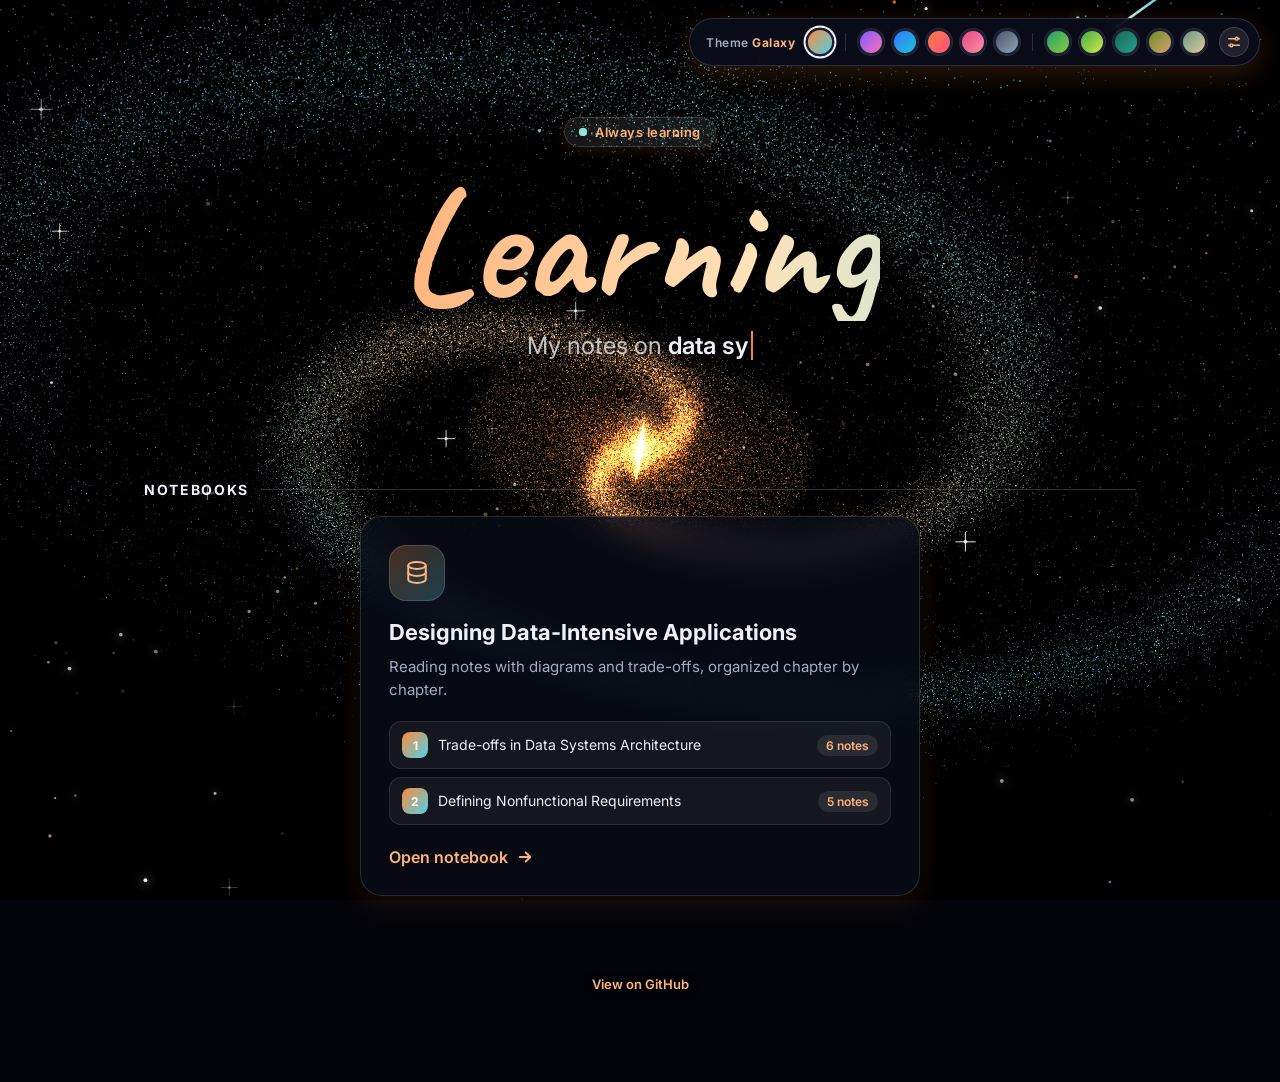
<file: docs/index.html>
<!DOCTYPE html>
<html lang="en" data-theme="galaxy">
<head>
<meta charset="UTF-8">
<meta name="viewport" content="width=device-width, initial-scale=1">
<meta name="color-scheme" content="light dark">
<title>Learning</title>
<link rel="preconnect" href="https://fonts.googleapis.com">
<link rel="preconnect" href="https://fonts.gstatic.com" crossorigin>
<link rel="stylesheet" href="https://fonts.googleapis.com/css2?family=Caveat:wght@700&family=Inter:wght@400;500;600;700&display=swap">
<link rel="stylesheet" href="assets/shared.css?v=10">
<script src="assets/shared.js?v=6"></script>
<style>
  .wrap{max-width:1040px;margin:0 auto;padding:13vh 24px 10vh}
  .hero{text-align:center;display:flex;flex-direction:column;align-items:center}
  .eyebrow{display:inline-flex;align-items:center;gap:8px;font-size:13px;font-weight:600;letter-spacing:.04em;
    color:var(--a1-ink);background:var(--solid);border:1px solid var(--line);padding:6px 14px;border-radius:999px;
    box-shadow:0 4px 14px color-mix(in srgb,var(--a1) 12%,transparent)}
  .dot{width:8px;height:8px;border-radius:50%;background:var(--a4);position:relative}
  .dot::after{content:"";position:absolute;inset:0;border-radius:50%;background:var(--a4);animation:ping 1.8s ease-out infinite}
  @keyframes ping{to{transform:scale(3.2);opacity:0}}

  h1{font-family:Caveat,cursive;font-weight:700;font-size:clamp(72px,15vw,160px);line-height:.95;margin:22px 0 10px;
    background:var(--title-grad);
    background-size:300% 100%;-webkit-background-clip:text;background-clip:text;color:transparent;animation:shine 8s linear infinite;
    filter:var(--title-filter)}
  @keyframes shine{to{background-position:300% 0}}
  .sub{font-size:clamp(18px,2.6vw,24px);color:color-mix(in srgb,var(--ink) 78%,transparent);min-height:1.6em;text-shadow:0 1px 12px var(--glow)}
  .sub b{color:var(--ink);font-weight:600;border-right:2px solid var(--a1);padding-right:3px;animation:blink 1s steps(1) infinite}
  @keyframes blink{50%{border-color:transparent}}
  .scroll-hint{margin-top:34px;display:grid;place-items:center;width:34px;height:34px;border-radius:50%;
    color:var(--a1-ink);background:var(--solid);border:1px solid var(--line);animation:bob 2.4s ease-in-out infinite}
  @keyframes bob{50%{transform:translateY(8px)}}

  .section-title{display:flex;align-items:center;gap:12px;margin:44px 0 18px;font-size:14px;font-weight:700;
    letter-spacing:.12em;text-transform:uppercase;color:var(--ink);text-shadow:0 1px 10px var(--glow)}
  .section-title::after{content:"";flex:1;height:1px;background:var(--rule-soft)}

  .grid{display:grid;grid-template-columns:repeat(auto-fit,minmax(300px,560px));justify-content:center;gap:22px}
  .card{--mx:50%;--my:50%;position:relative;display:block;text-decoration:none;color:inherit;padding:28px;border-radius:22px;
    background:var(--card);backdrop-filter:blur(calc(12px - var(--t) * 8px));border:1px solid var(--line);
    box-shadow:0 10px 30px color-mix(in srgb,var(--a1) 9%,transparent);overflow:hidden;
    transition:transform .25s cubic-bezier(.2,.8,.2,1),box-shadow .25s,border-color .25s}
  .card::before{content:"";position:absolute;inset:0;pointer-events:none;opacity:0;transition:opacity .25s;
    background:radial-gradient(380px circle at var(--mx) var(--my),color-mix(in srgb,var(--a1) 16%,transparent),transparent 60%)}
  .card:hover{box-shadow:0 22px 50px color-mix(in srgb,var(--a1) 22%,transparent);border-color:color-mix(in srgb,var(--a1) 38%,white)}
  .card:hover::before{opacity:1}
  .card:focus-visible{outline:3px solid var(--a1);outline-offset:3px}

  .icon{width:56px;height:56px;border-radius:17px;display:grid;place-items:center;margin-bottom:18px;color:var(--a1-ink);
    background:var(--icon-bg);box-shadow:inset 0 0 0 1px var(--line);transition:transform .4s}
  .icon svg{width:28px;height:28px}
  .card:hover .icon{transform:rotate(-8deg) scale(1.12)}
  .card h2{font-size:22px;line-height:1.25;margin-bottom:8px}
  .card p{color:var(--muted);font-size:15px;line-height:1.55}

  .chapters{list-style:none;padding:0;margin:20px 0 0;display:grid;gap:8px}
  .chapters li{display:flex;align-items:center;gap:10px;font-size:14px;padding:10px 12px;border-radius:12px;
    background:var(--tint);border:1px solid var(--tint2);transition:transform .2s,background .2s}
  .card:hover .chapters li{background:var(--tint2)}
  .chapters li:hover{transform:translateX(6px)}
  .chapters .num{flex:none;width:26px;height:26px;border-radius:8px;display:grid;place-items:center;font-weight:700;font-size:12px;color:#fff;
    background:linear-gradient(135deg,var(--a1),var(--a2))}
  .chapters .t{flex:1;line-height:1.3}
  .chapters .c{flex:none;font-size:12px;font-weight:600;color:var(--a1-ink);background:var(--solid);border-radius:999px;padding:3px 9px}

  .cta{display:inline-flex;align-items:center;gap:8px;margin-top:22px;font-weight:600;color:var(--a1-ink)}
  .cta svg{transition:transform .25s}
  .card:hover .cta svg{transform:translateX(7px)}


  footer{margin-top:80px;text-align:center;color:var(--ink);font-size:13px;text-shadow:0 1px 10px var(--glow)}
  footer a{color:var(--a1-ink);text-decoration:none;font-weight:600}
  footer a:hover{text-decoration:underline}
</style>
</head>
<body>
<main class="wrap">
  <div class="hero">
    <span class="eyebrow reveal"><span class="dot"></span>Always learning</span>
    <h1 class="reveal">Learning</h1>
    <p class="sub reveal">My notes on <b id="word">data systems</b></p>
    <a class="scroll-hint reveal" href="#notebooks" aria-label="Jump to notebooks">
      <svg width="16" height="16" viewBox="0 0 24 24" fill="none" stroke="currentColor" stroke-width="2.4" stroke-linecap="round" stroke-linejoin="round" aria-hidden="true"><path d="M6 9l6 6 6-6"/></svg>
    </a>
  </div>

  <div class="section-title reveal" id="notebooks">Notebooks</div>

  <div class="grid">
    <a class="card reveal" href="ddia/" aria-label="Open Designing Data-Intensive Applications notes">
      <div class="icon">
        <svg viewBox="0 0 24 24" fill="none" stroke="currentColor" stroke-width="1.7" stroke-linecap="round" stroke-linejoin="round" aria-hidden="true">
          <ellipse cx="12" cy="5.5" rx="7.5" ry="3"/>
          <path d="M4.5 5.5v6c0 1.66 3.36 3 7.5 3s7.5-1.34 7.5-3v-6"/>
          <path d="M4.5 11.5v6c0 1.66 3.36 3 7.5 3s7.5-1.34 7.5-3v-6"/>
        </svg>
      </div>
      <h2>Designing Data-Intensive Applications</h2>
      <p>Reading notes with diagrams and trade-offs, organized chapter by chapter.</p>
      <ul class="chapters">
        <li><span class="num">1</span><span class="t">Trade-offs in Data Systems Architecture</span><span class="c">6 notes</span></li>
        <li><span class="num">2</span><span class="t">Defining Nonfunctional Requirements</span><span class="c">5 notes</span></li>
      </ul>
      <span class="cta">Open notebook
        <svg width="18" height="18" viewBox="0 0 24 24" fill="none" stroke="currentColor" stroke-width="2.4" stroke-linecap="round" stroke-linejoin="round" aria-hidden="true"><path d="M5 12h14M13 6l6 6-6 6"/></svg>
      </span>
    </a>
  </div>

  <footer class="reveal">
    <a href="https://github.com/uprazapati/learning">View on GitHub</a>
  </footer>
</main>

<script>
  // Fade/slide elements in one after another
  var items = document.querySelectorAll('.reveal');
  var io = new IntersectionObserver(function (entries) {
    entries.forEach(function (e) {
      if (e.isIntersecting) { e.target.classList.add('in'); io.unobserve(e.target); }
    });
  }, { threshold: 0.15 });
  items.forEach(function (el, i) { el.style.transitionDelay = (i * 90) + 'ms'; io.observe(el); });

  // Spotlight + gentle 3D tilt that follows the mouse on cards
  document.querySelectorAll('.card').forEach(function (card) {
    card.addEventListener('mousemove', function (e) {
      var r = card.getBoundingClientRect();
      var x = e.clientX - r.left, y = e.clientY - r.top;
      card.style.setProperty('--mx', x + 'px');
      card.style.setProperty('--my', y + 'px');
      var rx = ((y / r.height) - .5) * -6, ry = ((x / r.width) - .5) * 6;
      card.style.transform = 'perspective(900px) rotateX(' + rx + 'deg) rotateY(' + ry + 'deg) translateY(-6px)';
    });
    card.addEventListener('mouseleave', function () { card.style.transform = ''; });
  });

  // Rotating typed word in the subtitle
  var words = ['data systems', 'scalability', 'fault tolerance', 'trade-offs', 'distributed design'];
  var el = document.getElementById('word'), wi = 0, ci = words[0].length, del = true;
  if (!window.matchMedia('(prefers-reduced-motion: reduce)').matches) {
    setTimeout(function tick() {
      if (del) { ci--; if (ci === 0) { del = false; wi = (wi + 1) % words.length; } }
      else { ci++; if (ci === words[wi].length) { del = true; el.textContent = words[wi]; return setTimeout(tick, 1600); } }
      el.textContent = words[wi].slice(0, ci) || ' ';
      setTimeout(tick, del ? 35 : 70);
    }, 2200);
  }
</script>
</body>
</html>
</file>
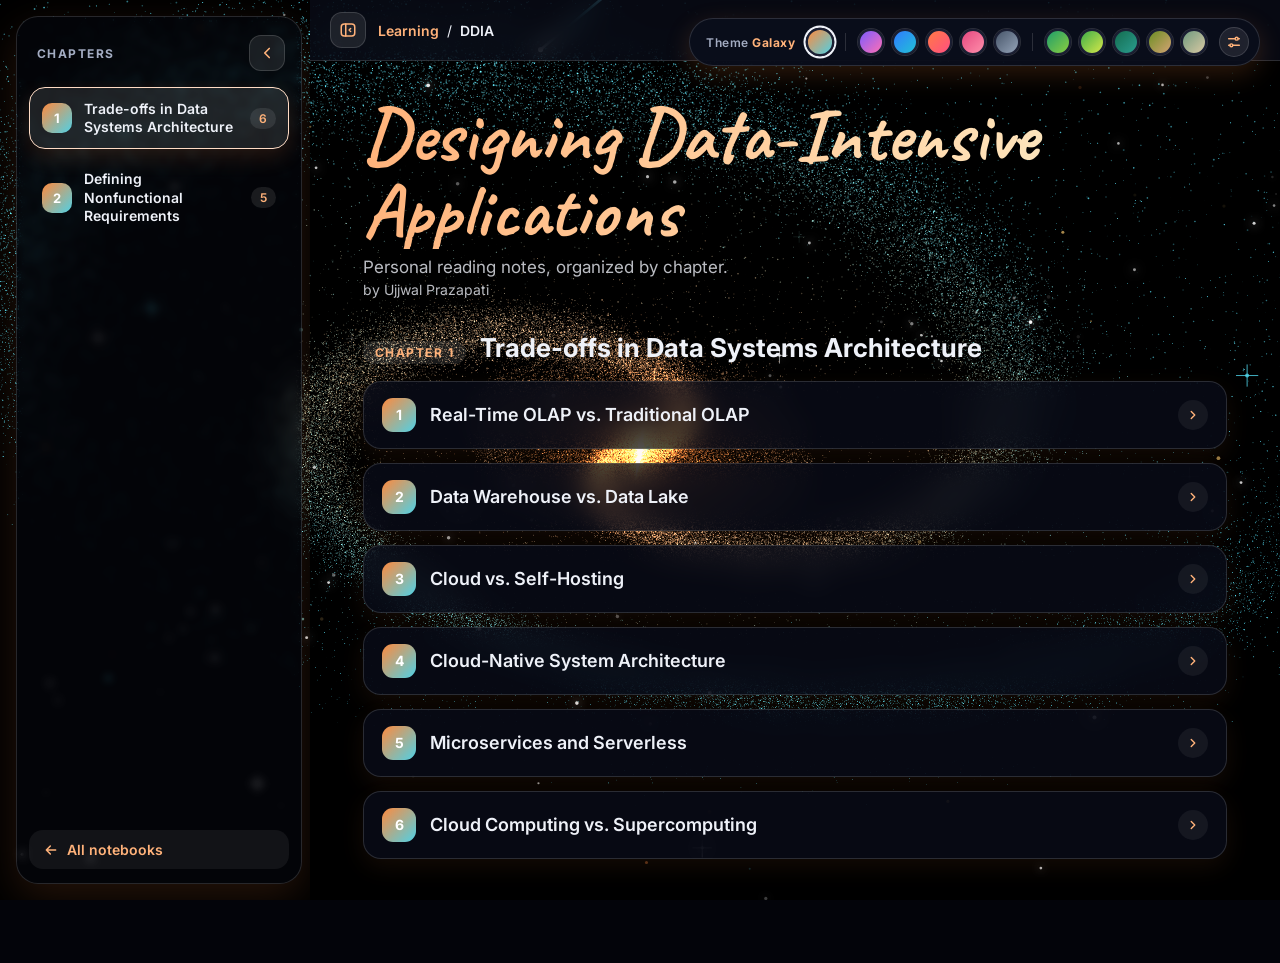
<file: docs/ddia/index.html>
<!DOCTYPE html>
<html lang="en" data-theme="galaxy">
<head>
<meta charset="UTF-8">
<meta name="viewport" content="width=device-width, initial-scale=1">
<meta name="color-scheme" content="light dark">
<title>Designing Data-Intensive Applications</title>
<link rel="preconnect" href="https://fonts.googleapis.com">
<link rel="preconnect" href="https://fonts.gstatic.com" crossorigin>
<link rel="stylesheet" href="https://fonts.googleapis.com/css2?family=Caveat:wght@700&family=IBM+Plex+Mono:wght@400;500;600&family=Inter:wght@400;500;600;700&family=Kalam:wght@300;400;700&family=Source+Serif+4:wght@400;500;600&family=Space+Grotesk:wght@400;500;600;700&display=swap">
<link rel="stylesheet" href="../assets/shared.css?v=10">
<script src="../assets/shared.js?v=6"></script>
<style>
  /* ---------- layout: collapsible sidebar + content ---------- */
  .app{--sbw:310px;display:grid;grid-template-columns:var(--sbw) minmax(0,1fr);min-height:100vh;
    transition:grid-template-columns .4s cubic-bezier(.2,.8,.2,1)}
  .app.collapsed{--sbw:0px}
  .sidebar{position:sticky;top:0;height:100vh;align-self:start;overflow:hidden;min-width:0;z-index:30}
  .sb-inner{width:310px;height:100%;padding:16px 8px 16px 16px;transition:opacity .25s}
  .app.collapsed .sb-inner{opacity:0}
  .sb-card{height:100%;display:flex;flex-direction:column;border-radius:22px;background:color-mix(in srgb,var(--surf) calc(var(--k-side) * (1 - var(--t) * .8)),transparent);backdrop-filter:blur(calc(var(--side-blur) - var(--t) * 3px));
    border:1px solid var(--line);box-shadow:0 14px 40px color-mix(in srgb,var(--a1) 14%,transparent);overflow:hidden}
  .sb-head{display:flex;align-items:center;justify-content:space-between;padding:18px 16px 10px 20px}
  .sb-title{font-size:12px;font-weight:700;letter-spacing:.12em;text-transform:uppercase;color:var(--muted)}
  .icon-btn{display:grid;place-items:center;width:36px;height:36px;border-radius:12px;border:1px solid var(--line);background:var(--solid);
    color:var(--a1-ink);cursor:pointer;transition:transform .2s,box-shadow .2s,background .2s}
  .icon-btn:hover{background:var(--tint);box-shadow:0 6px 16px color-mix(in srgb,var(--a1) 20%,transparent)}
  .icon-btn:active{transform:scale(.92)}
  .icon-btn:focus-visible{outline:3px solid var(--a1);outline-offset:2px}
  .icon-btn svg{width:18px;height:18px;transition:transform .35s}
  .app.collapsed #sbToggle svg{transform:scaleX(-1)}

  .chapter-nav{display:flex;flex-direction:column;gap:8px;padding:6px 12px;overflow-y:auto;flex:1}
  .chapter-link{display:flex;align-items:center;gap:12px;width:100%;text-align:left;font:inherit;padding:12px;border-radius:16px;cursor:pointer;
    border:1px solid transparent;background:transparent;color:var(--ink);transition:background .2s,transform .2s,border-color .2s,box-shadow .2s}
  .chapter-link:hover{background:var(--tint);transform:translateX(4px)}
  .chapter-link:focus-visible{outline:3px solid var(--a1);outline-offset:2px}
  .chapter-link.active{background:var(--tint2);border-color:color-mix(in srgb,var(--a1) 30%,white);
    box-shadow:0 8px 22px color-mix(in srgb,var(--a1) 14%,transparent)}
  .chapter-link .num{flex:none;width:30px;height:30px;border-radius:10px;display:grid;place-items:center;font-weight:700;font-size:13px;color:#fff;
    background:linear-gradient(135deg,var(--a1),var(--a2))}
  .chapter-link .name{flex:1;font-size:14px;font-weight:600;line-height:1.3}
  .chapter-link .count{flex:none;font-size:12px;font-weight:600;color:var(--a1-ink);background:var(--solid);border-radius:999px;padding:3px 9px}
  .home-link{display:flex;align-items:center;gap:8px;margin:8px 12px 14px;padding:11px 14px;border-radius:14px;text-decoration:none;
    font-size:14px;font-weight:600;color:var(--a1-ink);background:var(--tint);transition:background .2s,transform .2s}
  .home-link:hover{background:var(--tint2);transform:translateX(-3px)}
  .home-link svg{width:16px;height:16px}

  .content{min-width:0}
  .topbar{position:sticky;top:0;z-index:10;display:flex;align-items:center;gap:12px;padding:12px 20px;
    background:var(--topbar);backdrop-filter:blur(12px);border-bottom:1px solid var(--line)}
  .crumbs{display:flex;align-items:center;gap:8px;font-size:14px;color:var(--ink)}
  .crumbs a{color:var(--a1-ink);font-weight:600;text-decoration:none}
  .crumbs a:hover{text-decoration:underline}
  .crumbs b{color:var(--ink);font-weight:600}

  .page{max-width:920px;margin:0 auto;padding:36px 28px 90px}
  .head h1{font-family:Caveat,cursive;font-weight:700;font-size:clamp(44px,6.4vw,76px);line-height:1;margin:0 0 8px;
    background:var(--title-grad);background-size:300% 100%;
    -webkit-background-clip:text;background-clip:text;color:transparent;animation:shine 8s linear infinite;
    filter:var(--title-filter)}
  @keyframes shine{to{background-position:300% 0}}
  .head p{color:color-mix(in srgb,var(--ink) 78%,transparent);font-size:17px;text-shadow:0 1px 12px var(--glow)}
  .head .by{margin-top:4px;font-size:14px}

  /* ---------- chapters and notes ---------- */
  .chapter-panel{display:none}
  .chapter-panel.active{display:block;animation:rise .5s cubic-bezier(.2,.8,.2,1)}
  @keyframes rise{from{opacity:0;transform:translateY(16px)}}
  .chapter-head{display:flex;align-items:baseline;flex-wrap:wrap;gap:6px 14px;margin:34px 0 16px}
  .kicker{font-size:12px;font-weight:700;letter-spacing:.12em;text-transform:uppercase;color:var(--a1-ink);
    background:var(--tint2);border-radius:999px;padding:4px 12px}
  .chapter-head h2{font-size:clamp(20px,3vw,26px);line-height:1.25}
  .note{margin-bottom:14px}
  .note-toggle{display:flex;align-items:center;gap:14px;width:100%;text-align:left;font:inherit;padding:16px 18px;cursor:pointer;
    border-radius:18px;border:1px solid var(--line);background:var(--card);backdrop-filter:blur(calc(12px - var(--t) * 8px));color:var(--ink);
    box-shadow:0 8px 24px color-mix(in srgb,var(--a1) 8%,transparent);
    transition:transform .25s cubic-bezier(.2,.8,.2,1),box-shadow .25s,border-color .25s}
  .note-toggle:hover{transform:translateY(-3px);border-color:color-mix(in srgb,var(--a1) 38%,white);
    box-shadow:0 18px 40px color-mix(in srgb,var(--a1) 18%,transparent)}
  .note-toggle:focus-visible{outline:3px solid var(--a1);outline-offset:3px}
  .note.expanded .note-toggle{border-color:color-mix(in srgb,var(--a1) 45%,white)}
  .note-num{flex:none;width:34px;height:34px;border-radius:11px;display:grid;place-items:center;font-weight:700;font-size:14px;color:#fff;
    background:linear-gradient(135deg,var(--a1),var(--a2));transition:transform .35s}
  .note-toggle:hover .note-num{transform:rotate(-8deg) scale(1.08)}
  .note-label{flex:1;font-size:18px;font-weight:600;line-height:1.3}
  .chev{flex:none;display:grid;place-items:center;width:30px;height:30px;border-radius:50%;background:var(--tint);color:var(--a1-ink);transition:transform .35s,background .2s}
  .chev svg{width:14px;height:14px}
  .note.expanded .chev{transform:rotate(90deg);background:var(--tint2)}

  .note{scroll-margin-top:76px}
  .note.expanded .note-toggle{position:sticky;top:68px;z-index:6}
  .note-wrap{display:none;height:0;overflow:hidden;transition:height .45s cubic-bezier(.2,.8,.2,1)}
  .note-close{display:flex;align-items:center;justify-content:center;gap:8px;margin:14px auto 4px;padding:9px 18px;border-radius:999px;cursor:pointer;
    font:inherit;font-size:14px;font-weight:600;color:var(--a1-ink);background:var(--solid);border:1px solid var(--line);
    transition:transform .2s,box-shadow .2s,background .2s}
  .note-close:hover{background:var(--tint2);transform:translateY(-2px);box-shadow:0 8px 20px color-mix(in srgb,var(--a1) 20%,transparent)}
  .note-close:focus-visible{outline:3px solid var(--a1);outline-offset:3px}
  .note-close svg{width:14px;height:14px}
  .note-host{margin:12px 2px 6px;border-radius:18px;overflow:hidden;border:1px solid var(--line);
    box-shadow:0 18px 44px color-mix(in srgb,var(--a1) 14%,transparent);backdrop-filter:blur(calc(var(--t) * 14px))}
  /* light themes: light paper (the note files read these variables) */
  .note-host:not(.dark){
    --note-paper:color-mix(in srgb,color-mix(in srgb,var(--a1) 4%,#fffdf8) calc(100% - var(--t) * 40%),transparent);
    --note-rule:color-mix(in srgb,var(--a1) 13%,#fff);
    --note-heading:color-mix(in srgb,var(--a1) 72%,black);
    --paper:var(--note-paper);--card:#fff;--ink:#1d1b2e;--ink-soft:#6b6880;
    --rule:color-mix(in srgb,var(--a1) 20%,#fff);--grid:color-mix(in srgb,var(--a1) 10%,#fff);--code-bg:color-mix(in srgb,var(--a1) 7%,#fff)}
  /* dark themes: dark glass paper; each note file supplies its own :host(.dark) palette */
  .note-host.dark{
    --note-paper:color-mix(in srgb,#0b0e1c calc(90% - var(--t) * 74%),transparent);
    --note-rule:#ffffff0f;--note-heading:var(--a1-ink);
    backdrop-filter:blur(calc(10px - var(--t) * 7px))}
  .state{color:var(--muted);padding:26px;text-align:center;font-size:14px}

  /* ---------- small screens: sidebar becomes a drawer ---------- */
  .backdrop{display:none}
  @media (max-width:860px){
    .app{grid-template-columns:minmax(0,1fr)}
    .sidebar{position:fixed;left:0;top:0;width:min(310px,88vw);transform:translateX(0);transition:transform .35s cubic-bezier(.2,.8,.2,1)}
    .sb-inner{width:100%}
    .app.collapsed .sidebar{transform:translateX(-105%)}
    .app.collapsed .sb-inner{opacity:1}
    .backdrop{display:block;position:fixed;inset:0;z-index:25;background:#1d1b2e44;backdrop-filter:blur(2px);opacity:0;pointer-events:none;transition:opacity .3s}
    .app:not(.collapsed) ~ .backdrop{opacity:1;pointer-events:auto}
    .page{padding:26px 16px 80px}
  }
  @media (max-width:520px){.content{padding-top:92px}}
</style>
</head>
<body>
<div class="app collapsed" id="app">
  <aside class="sidebar" id="sidebar" aria-label="Chapters">
    <div class="sb-inner">
      <div class="sb-card">
        <div class="sb-head">
          <span class="sb-title">Chapters</span>
          <button type="button" class="icon-btn" id="sbClose" aria-label="Collapse sidebar" title="Collapse sidebar">
            <svg viewBox="0 0 24 24" fill="none" stroke="currentColor" stroke-width="2.2" stroke-linecap="round" stroke-linejoin="round" aria-hidden="true"><path d="M15 6l-6 6 6 6"/></svg>
          </button>
        </div>
        <nav class="chapter-nav" id="chapterNav" aria-label="Chapter list"></nav>
        <a class="home-link" href="../">
          <svg viewBox="0 0 24 24" fill="none" stroke="currentColor" stroke-width="2.2" stroke-linecap="round" stroke-linejoin="round" aria-hidden="true"><path d="M19 12H5M11 6l-6 6 6 6"/></svg>
          All notebooks
        </a>
      </div>
    </div>
  </aside>

  <div class="content">
    <div class="topbar">
      <button type="button" class="icon-btn" id="sbToggle" aria-controls="sidebar" aria-expanded="false" aria-label="Toggle chapters sidebar" title="Toggle sidebar ( [ )">
        <svg viewBox="0 0 24 24" fill="none" stroke="currentColor" stroke-width="2" stroke-linecap="round" stroke-linejoin="round" aria-hidden="true"><rect x="3" y="4" width="18" height="16" rx="4"/><path d="M9 4v16"/><path d="M15.5 10l-2 2 2 2"/></svg>
      </button>
      <div class="crumbs"><a href="../">Learning</a><span aria-hidden="true">/</span><b>DDIA</b></div>
    </div>
    <div class="page">
      <header class="head">
        <h1 id="bookTitle">Designing Data-Intensive Applications</h1>
        <p id="bookSub"></p>
        <p class="by" id="bookBy"></p>
      </header>
      <main id="panels"><div class="state">Loading notes...</div></main>
    </div>
  </div>
  <div class="backdrop" id="backdrop"></div>
</div>

<script>
  var $ = function (id) { return document.getElementById(id); };
  var app = $('app'), sidebar = $('sidebar'), toggleBtn = $('sbToggle');
  var mobile = window.matchMedia('(max-width: 860px)');

  // ---- Sidebar open / close ----
  function setCollapsed(c, persist) {
    app.classList.toggle('collapsed', c);
    toggleBtn.setAttribute('aria-expanded', String(!c));
    sidebar.inert = c;
    if (persist && !mobile.matches) { try { localStorage.setItem('ddia-sidebar', c ? 'closed' : 'open'); } catch (e) {} }
  }
  function initSidebar() {
    var saved = null; try { saved = localStorage.getItem('ddia-sidebar'); } catch (e) {}
    setCollapsed(mobile.matches ? true : saved === 'closed', false);
  }
  toggleBtn.addEventListener('click', function () { setCollapsed(!app.classList.contains('collapsed'), true); });
  $('sbClose').addEventListener('click', function () { setCollapsed(true, true); toggleBtn.focus(); });
  $('backdrop').addEventListener('click', function () { setCollapsed(true, false); });
  document.addEventListener('keydown', function (e) {
    var tag = (e.target.tagName || '').toLowerCase();
    if (tag === 'input' || tag === 'textarea') return;
    if (e.key === '[') setCollapsed(!app.classList.contains('collapsed'), true);
    if (e.key === 'Escape' && mobile.matches) setCollapsed(true, false);
  });
  (mobile.addEventListener ? mobile.addEventListener('change', initSidebar) : mobile.addListener(initSidebar));
  initSidebar();

  // ---- Build the page from notes.json ----
  var CHEV = '<svg viewBox="0 0 24 24" fill="none" stroke="currentColor" stroke-width="2.4" stroke-linecap="round" stroke-linejoin="round" aria-hidden="true"><path d="M9 6l6 6-6 6"/></svg>';
  var UP = '<svg viewBox="0 0 24 24" fill="none" stroke="currentColor" stroke-width="2.4" stroke-linecap="round" stroke-linejoin="round" aria-hidden="true"><path d="M6 15l6-6 6 6"/></svg>';
  function esc(s) { return String(s).replace(/[&<>"]/g, function (c) { return { '&': '&amp;', '<': '&lt;', '>': '&gt;', '"': '&quot;' }[c]; }); }

  function loadNote(host, file) {
    if (host._p) return host._p;
    host.innerHTML = '<div class="state">Loading...</div>';
    host._p = fetch(file).then(function (r) { if (!r.ok) throw 0; return r.text(); }).then(function (html) {
      host.innerHTML = '';
      var root = host.attachShadow ? host.attachShadow({ mode: 'open' }) : host;
      root.innerHTML = html;
      host.dataset.ready = '1';
    }).catch(function () { host._p = null; host.innerHTML = '<div class="state">Could not load this note. Please try again.</div>'; });
    return host._p;
  }

  function showChapter(ci) {
    document.querySelectorAll('.chapter-link').forEach(function (l) { l.classList.toggle('active', l.dataset.chapter === String(ci)); });
    document.querySelectorAll('.chapter-panel').forEach(function (p) { p.classList.toggle('active', p.dataset.chapter === String(ci)); });
  }
  // Opening and closing use explicit heights, so a closed note is always fully hidden.
  function setExpanded(section, on) {
    var wrap = section.querySelector('.note-wrap'), host = section.querySelector('.note-host'), btn = section.querySelector('.note-toggle');
    section._open = on;
    clearTimeout(wrap._t);
    section.classList.toggle('expanded', on);
    btn.setAttribute('aria-expanded', String(on));
    if (on) {
      wrap.style.display = 'block';
      if (!host.dataset.ready) wrap.style.height = 'auto';      // show "Loading..." at its natural size
      loadNote(host, section.dataset.file).then(function () {
        if (!section._open) return;                                // closed again while loading
        wrap.style.height = wrap.offsetHeight + 'px';
        void wrap.offsetHeight;
        wrap.style.height = wrap.scrollHeight + 'px';
        wrap._t = setTimeout(function () { wrap.style.height = 'auto'; }, 520);
      });
    } else {
      wrap.style.height = wrap.offsetHeight + 'px';
      void wrap.offsetHeight;
      wrap.style.height = '0px';
      wrap._t = setTimeout(function () { wrap.style.display = 'none'; }, 520);
    }
  }

  // dark themes get the notes' dark-glass palette
  function syncNoteTheme() {
    var th = document.documentElement.dataset.theme, dark = th === 'galaxy';
    document.querySelectorAll('.note-host').forEach(function (h) { h.classList.toggle('dark', dark); });
  }
  new MutationObserver(syncNoteTheme).observe(document.documentElement, { attributes: true, attributeFilter: ['data-theme'] });

  fetch('notes.json').then(function (r) { return r.json(); }).then(function (data) {
    $('bookTitle').textContent = data.title;
    $('bookSub').textContent = data.subtitle || '';
    $('bookBy').textContent = data.byline || '';
    document.title = data.title;

    var nav = '', panels = '', gi = 0;
    data.chapters.forEach(function (ch, ci) {
      var m = ch.title.match(/^Chapter\s+(\d+)\.?\s*(.*)$/i);
      var numLabel = m ? m[1] : String(ci + 1), name = m ? m[2] : ch.title;
      nav += '<button type="button" class="chapter-link' + (ci === 0 ? ' active' : '') + '" data-chapter="' + ci + '">' +
             '<span class="num">' + esc(numLabel) + '</span><span class="name">' + esc(name) + '</span>' +
             '<span class="count">' + ch.notes.length + '</span></button>';
      panels += '<section class="chapter-panel' + (ci === 0 ? ' active' : '') + '" data-chapter="' + ci + '">' +
                '<div class="chapter-head"><span class="kicker">Chapter ' + esc(numLabel) + '</span><h2>' + esc(name) + '</h2></div>';
      ch.notes.forEach(function (n, ni) {
        panels += '<section class="note" id="n' + gi + '" data-file="' + esc(n.file) + '" data-chapter="' + ci + '">' +
          '<button type="button" class="note-toggle" aria-expanded="false" aria-controls="wrap' + gi + '">' +
          '<span class="note-num">' + (ni + 1) + '</span><span class="note-label">' + esc(n.title) + '</span>' +
          '<span class="chev">' + CHEV + '</span></button>' +
          '<div class="note-wrap" id="wrap' + gi + '"><div class="note-inner"><div class="note-host"></div>' +
          '<button type="button" class="note-close">' + UP + 'Collapse note</button></div></div></section>';
        gi++;
      });
      panels += '</section>';
    });
    $('chapterNav').innerHTML = nav;
    $('panels').innerHTML = panels;

    syncNoteTheme();
    document.querySelectorAll('.chapter-link').forEach(function (l) {
      l.addEventListener('click', function () {
        showChapter(l.dataset.chapter);
        window.scrollTo({ top: 0, behavior: 'smooth' });
        if (mobile.matches) setCollapsed(true, false);
      });
    });
    document.querySelectorAll('.note').forEach(function (section) {
      section.querySelector('.note-toggle').addEventListener('click', function () {
        var on = !section.classList.contains('expanded');
        setExpanded(section, on);
        if (on && history.replaceState) history.replaceState(null, '', '#' + section.id);
      });
    });

    document.querySelectorAll('.note-close').forEach(function (b) {
      b.addEventListener('click', function () {
        var section = b.closest('.note');
        setExpanded(section, false);
        section.scrollIntoView({ behavior: 'smooth', block: 'start' });
      });
    });

    // open a note from the URL, e.g. ddia/#n3
    var target = location.hash && document.getElementById(location.hash.slice(1));
    if (target && target.classList.contains('note')) {
      showChapter(target.dataset.chapter);
      setExpanded(target, true);
      setTimeout(function () { target.scrollIntoView({ behavior: 'smooth', block: 'start' }); }, 350);
    }
  }).catch(function () {
    $('panels').innerHTML = '<div class="state">Could not load the notes list. Please refresh.</div>';
  });
</script>
</body>
</html>
</file>
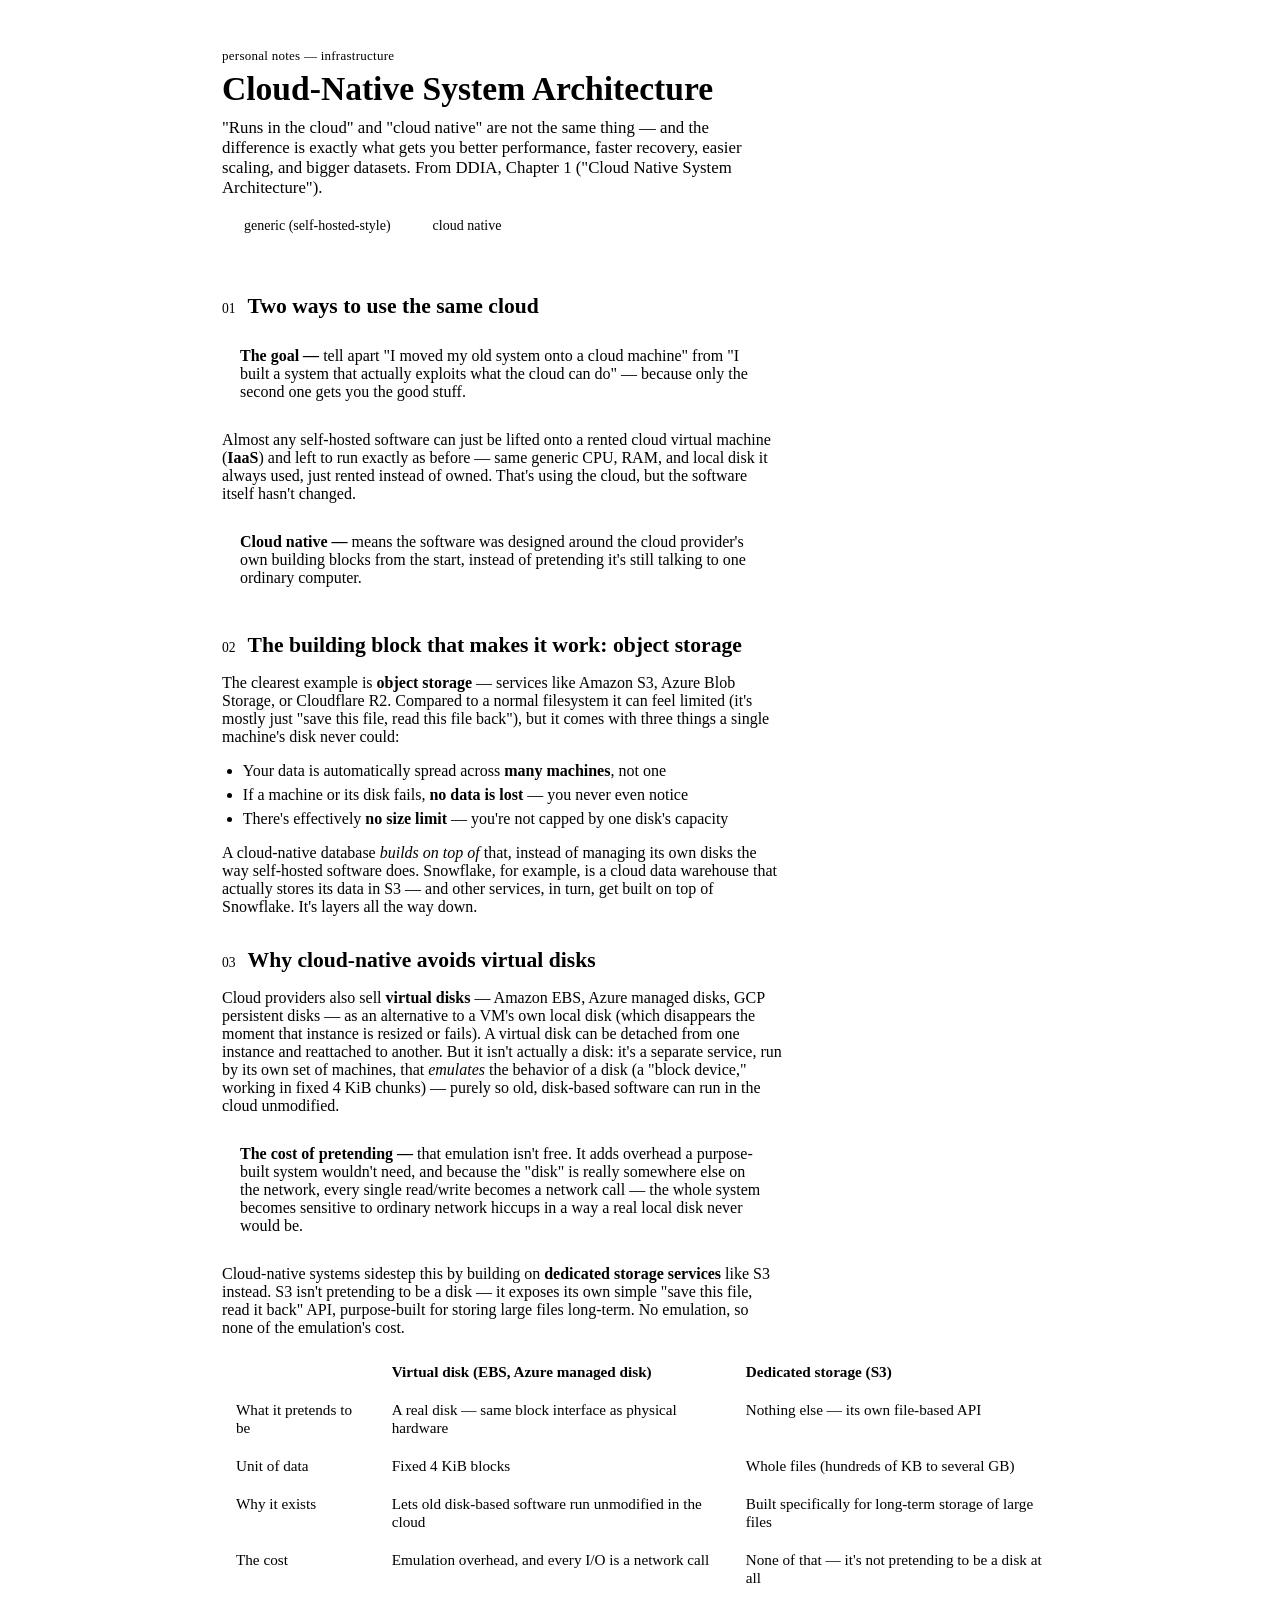
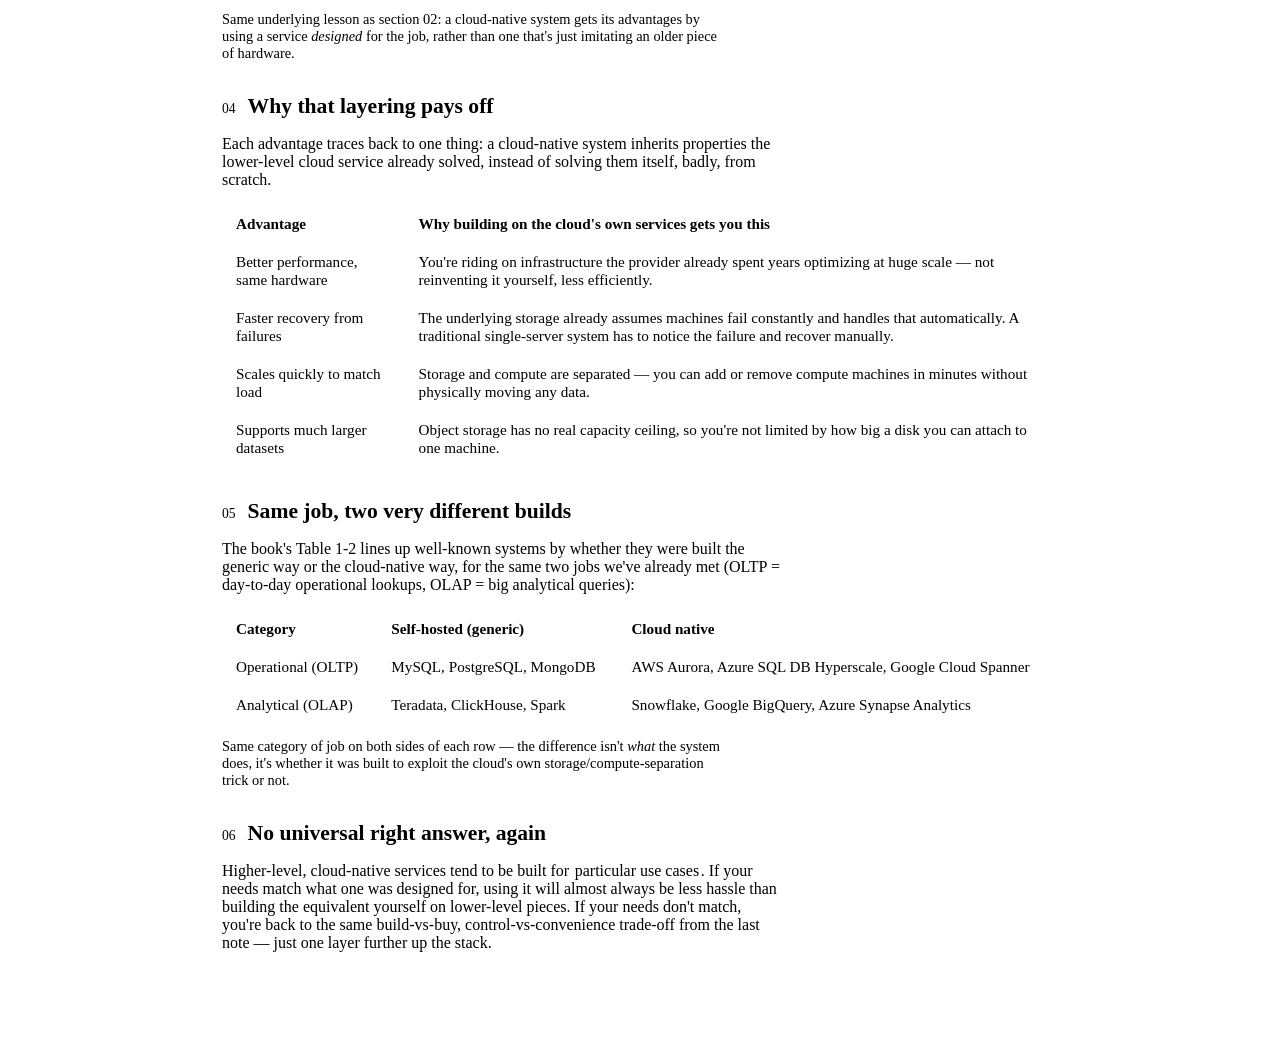
<file: docs/ddia/notes/ch01/cloud-native-architecture-notes.html>
<!DOCTYPE html>
<html lang="en">
<head>
<meta charset="UTF-8">
<meta name="viewport" content="width=device-width, initial-scale=1.0">
<title>Cloud-Native System Architecture — Notes</title>
<style>
:host{ font-family:"Kalam","Comic Sans MS",cursive,sans-serif !important; font-size:23px !important; background-color:var(--note-paper,#FFFDF7) !important; background-image:linear-gradient(var(--note-rule,#E3EDF6) 1px, transparent 1px) !important; background-size:100% 1.8rem !important; }
:host h1, :host h2, :host h3, :host h4, :host h5, :host h6{ font-family:"Caveat","Comic Sans MS",cursive !important; font-weight:700 !important; letter-spacing:0.01em !important; }
:host > div{ max-width:none !important; }
:host h1, :host h2{ color:var(--note-heading, inherit) !important; }

  :host{
    --paper:#EDEFE9;
    --card:#F8F9F5;
    --ink:#1B2420;
    --ink-soft:#54615A;
    --rule:#C9CFC5;
    --generic:#2F4858;
    --generic-soft:#DCE3E6;
    --native:#3E7A5B;
    --native-soft:#DCEFE1;
    --gold:#B9862E;
    --gold-soft:#F1E4C4;
  }

  *{box-sizing:border-box;}

  :host{
    margin:0;
    background:var(--paper);
    color:var(--ink);
    font-size:17px;
    line-height:1.65;
    -webkit-font-smoothing:antialiased;
  }

  .wrap{max-width:900px;margin:0 auto;padding:40px 32px 64px;}

  .kicker{font-size:13px;letter-spacing:.02em;color:var(--ink-soft);margin:0 0 6px;}
  h1{font-size:2.1rem;margin:0 0 10px;}
  .lead{color:var(--ink-soft);font-size:1.05rem;max-width:66ch;margin:0 0 20px;}

  .legend{display:flex;gap:20px;flex-wrap:wrap;margin-bottom:24px;}
  .swatch{display:inline-flex;align-items:center;gap:8px;font-size:14px;}
  .swatch i{width:14px;height:14px;border-radius:3px;display:inline-block;}
  .swatch.generic i{background:var(--generic);}
  .swatch.native i{background:var(--native);}

  hr{border:none;border-top:1px solid var(--rule);margin:28px 0;}

  section{margin:32px 0;}
  h2{display:flex;gap:12px;align-items:baseline;font-size:1.35rem;margin:0 0 10px;}
  h2 .num{color:var(--ink-soft);font-size:.85rem;font-weight:normal;}

  p{max-width:70ch;}
  ul{max-width:68ch;padding-left:1.3rem;}
  li{margin:6px 0;}

  .def{
    background:var(--card);border:1px solid var(--rule);border-left:4px solid var(--generic);
    border-radius:8px;padding:14px 18px;margin:14px 0;max-width:70ch;
  }
  .def.native{border-left-color:var(--native);}
  .def.aside{border-left-color:var(--gold);}
  .def b{color:var(--generic);}
  .def.native b{color:var(--native);}
  .def.aside b{color:var(--gold);}

  table{width:100%;border-collapse:collapse;margin:14px 0;font-size:.95rem;background:var(--card);border-radius:8px;overflow:hidden;}
  th,td{text-align:left;padding:10px 14px;border-bottom:1px solid var(--rule);vertical-align:top;}
  thead th{background:var(--generic-soft);color:var(--generic);}
  tbody tr:last-child td{border-bottom:none;}

  .highlight{background:linear-gradient(transparent 55%, var(--gold-soft) 55%);padding:0 .1em;}

  .diagram{margin:18px 0;background:var(--card);border:1px solid var(--rule);border-radius:8px;padding:18px;}
  .diagram svg{width:100%;height:auto;max-width:760px;display:block;margin:0 auto;}
  .diagram-text{font-size:13px;}
  .caption{color:var(--ink-soft);font-size:.9rem;margin-top:10px;max-width:70ch;}

  @media (max-width:640px){
    .wrap{padding:28px 18px 48px;}
  }
:host(.dark){ --generic:#86959e; --generic-soft:rgba(47,72,88,.22); --native:#8fb2a0; --native-soft:rgba(62,122,91,.22); --gold:#d6b986; --gold-soft:rgba(185,134,46,.22); --paper:#0d1224; --card:#ffffff10; --ink:#eaeef8; --ink-soft:#a9b2c7; --rule:#ffffff29 }
</style>
</head>
<body>
<div class="wrap">

  <p class="kicker">personal notes — infrastructure</p>
  <h1>Cloud-Native System Architecture</h1>
  <p class="lead">
    "Runs in the cloud" and "cloud native" are not the same thing — and the
    difference is exactly what gets you better performance, faster
    recovery, easier scaling, and bigger datasets. From DDIA, Chapter 1
    ("Cloud Native System Architecture").
  </p>

  <div class="legend">
    <span class="swatch generic"><i></i> generic (self-hosted-style)</span>
    <span class="swatch native"><i></i> cloud native</span>
  </div>

  <hr>

  <section>
    <h2><span class="num">01</span> Two ways to use the same cloud</h2>
    <div class="def aside">
      <b>The goal —</b> tell apart "I moved my old system onto a cloud
      machine" from "I built a system that actually exploits what the
      cloud can do" — because only the second one gets you the good stuff.
    </div>
    <p>
      Almost any self-hosted software can just be lifted onto a rented
      cloud virtual machine (<b>IaaS</b>) and left to run exactly as before
      — same generic CPU, RAM, and local disk it always used, just rented
      instead of owned. That's using the cloud, but the software itself
      hasn't changed.
    </p>
    <div class="def native">
      <b>Cloud native —</b> means the software was designed around the
      cloud provider's own building blocks from the start, instead of
      pretending it's still talking to one ordinary computer.
    </div>
  </section>

  <section>
    <h2><span class="num">02</span> The building block that makes it work: object storage</h2>
    <p>
      The clearest example is <b>object storage</b> — services like Amazon
      S3, Azure Blob Storage, or Cloudflare R2. Compared to a normal
      filesystem it can feel limited (it's mostly just "save this file,
      read this file back"), but it comes with three things a single
      machine's disk never could:
    </p>
    <ul>
      <li>Your data is automatically spread across <b>many machines</b>, not one</li>
      <li>If a machine or its disk fails, <b>no data is lost</b> — you never even notice</li>
      <li>There's effectively <b>no size limit</b> — you're not capped by one disk's capacity</li>
    </ul>
    <p>
      A cloud-native database <em>builds on top of</em> that, instead of
      managing its own disks the way self-hosted software does. Snowflake,
      for example, is a cloud data warehouse that actually stores its data
      in S3 — and other services, in turn, get built on top of Snowflake.
      It's layers all the way down.
    </p>
  </section>

  <section>
    <h2><span class="num">03</span> Why cloud-native avoids virtual disks</h2>
    <p>
      Cloud providers also sell <b>virtual disks</b> — Amazon EBS, Azure
      managed disks, GCP persistent disks — as an alternative to a VM's own
      local disk (which disappears the moment that instance is resized or
      fails). A virtual disk can be detached from one instance and
      reattached to another. But it isn't actually a disk: it's a separate
      service, run by its own set of machines, that <em>emulates</em> the
      behavior of a disk (a "block device," working in fixed 4&nbsp;KiB
      chunks) — purely so old, disk-based software can run in the cloud
      unmodified.
    </p>
    <div class="def">
      <b>The cost of pretending —</b> that emulation isn't free. It adds
      overhead a purpose-built system wouldn't need, and because the
      "disk" is really somewhere else on the network, every single
      read/write becomes a network call — the whole system becomes
      sensitive to ordinary network hiccups in a way a real local disk
      never would be.
    </div>
    <p>
      Cloud-native systems sidestep this by building on <b>dedicated
      storage services</b> like S3 instead. S3 isn't pretending to be a
      disk — it exposes its own simple "save this file, read it back" API,
      purpose-built for storing large files long-term. No emulation, so
      none of the emulation's cost.
    </p>
    <table>
      <thead><tr><th>&nbsp;</th><th>Virtual disk (EBS, Azure managed disk)</th><th>Dedicated storage (S3)</th></tr></thead>
      <tbody>
        <tr>
          <td>What it pretends to be</td>
          <td>A real disk — same block interface as physical hardware</td>
          <td>Nothing else — its own file-based API</td>
        </tr>
        <tr>
          <td>Unit of data</td>
          <td>Fixed 4 KiB blocks</td>
          <td>Whole files (hundreds of KB to several GB)</td>
        </tr>
        <tr>
          <td>Why it exists</td>
          <td>Lets old disk-based software run unmodified in the cloud</td>
          <td>Built specifically for long-term storage of large files</td>
        </tr>
        <tr>
          <td>The cost</td>
          <td>Emulation overhead, and every I/O is a network call</td>
          <td>None of that — it's not pretending to be a disk at all</td>
        </tr>
      </tbody>
    </table>
    <p class="caption">
      Same underlying lesson as section 02: a cloud-native system gets its
      advantages by using a service <em>designed</em> for the job, rather
      than one that's just imitating an older piece of hardware.
    </p>
  </section>

  <section>
    <h2><span class="num">04</span> Why that layering pays off</h2>
    <p>
      Each advantage traces back to one thing: a cloud-native system
      inherits properties the lower-level cloud service already solved,
      instead of solving them itself, badly, from scratch.
    </p>
    <table>
      <thead><tr><th>Advantage</th><th>Why building on the cloud's own services gets you this</th></tr></thead>
      <tbody>
        <tr>
          <td>Better performance, same hardware</td>
          <td>You're riding on infrastructure the provider already spent years optimizing at huge scale — not reinventing it yourself, less efficiently.</td>
        </tr>
        <tr>
          <td>Faster recovery from failures</td>
          <td>The underlying storage already assumes machines fail constantly and handles that automatically. A traditional single-server system has to notice the failure and recover manually.</td>
        </tr>
        <tr>
          <td>Scales quickly to match load</td>
          <td>Storage and compute are separated — you can add or remove compute machines in minutes without physically moving any data.</td>
        </tr>
        <tr>
          <td>Supports much larger datasets</td>
          <td>Object storage has no real capacity ceiling, so you're not limited by how big a disk you can attach to one machine.</td>
        </tr>
      </tbody>
    </table>
  </section>

  <section>
    <h2><span class="num">05</span> Same job, two very different builds</h2>
    <p>
      The book's Table 1-2 lines up well-known systems by whether they were
      built the generic way or the cloud-native way, for the same two jobs
      we've already met (OLTP = day-to-day operational lookups, OLAP =
      big analytical queries):
    </p>
    <table>
      <thead><tr><th>Category</th><th>Self-hosted (generic)</th><th>Cloud native</th></tr></thead>
      <tbody>
        <tr>
          <td>Operational (OLTP)</td>
          <td>MySQL, PostgreSQL, MongoDB</td>
          <td>AWS Aurora, Azure SQL DB Hyperscale, Google Cloud Spanner</td>
        </tr>
        <tr>
          <td>Analytical (OLAP)</td>
          <td>Teradata, ClickHouse, Spark</td>
          <td>Snowflake, Google BigQuery, Azure Synapse Analytics</td>
        </tr>
      </tbody>
    </table>
    <p class="caption">
      Same category of job on both sides of each row — the difference
      isn't <em>what</em> the system does, it's whether it was built to
      exploit the cloud's own storage/compute-separation trick or not.
    </p>
  </section>

  <section>
    <h2><span class="num">06</span> No universal right answer, again</h2>
    <p>
      Higher-level, cloud-native services tend to be built for
      <span class="highlight">particular use cases</span>. If your needs
      match what one was designed for, using it will almost always be less
      hassle than building the equivalent yourself on lower-level pieces.
      If your needs don't match, you're back to the same build-vs-buy,
      control-vs-convenience trade-off from the last note — just one layer
      further up the stack.
    </p>
  </section>

</div>
</body>
</html>
</file>
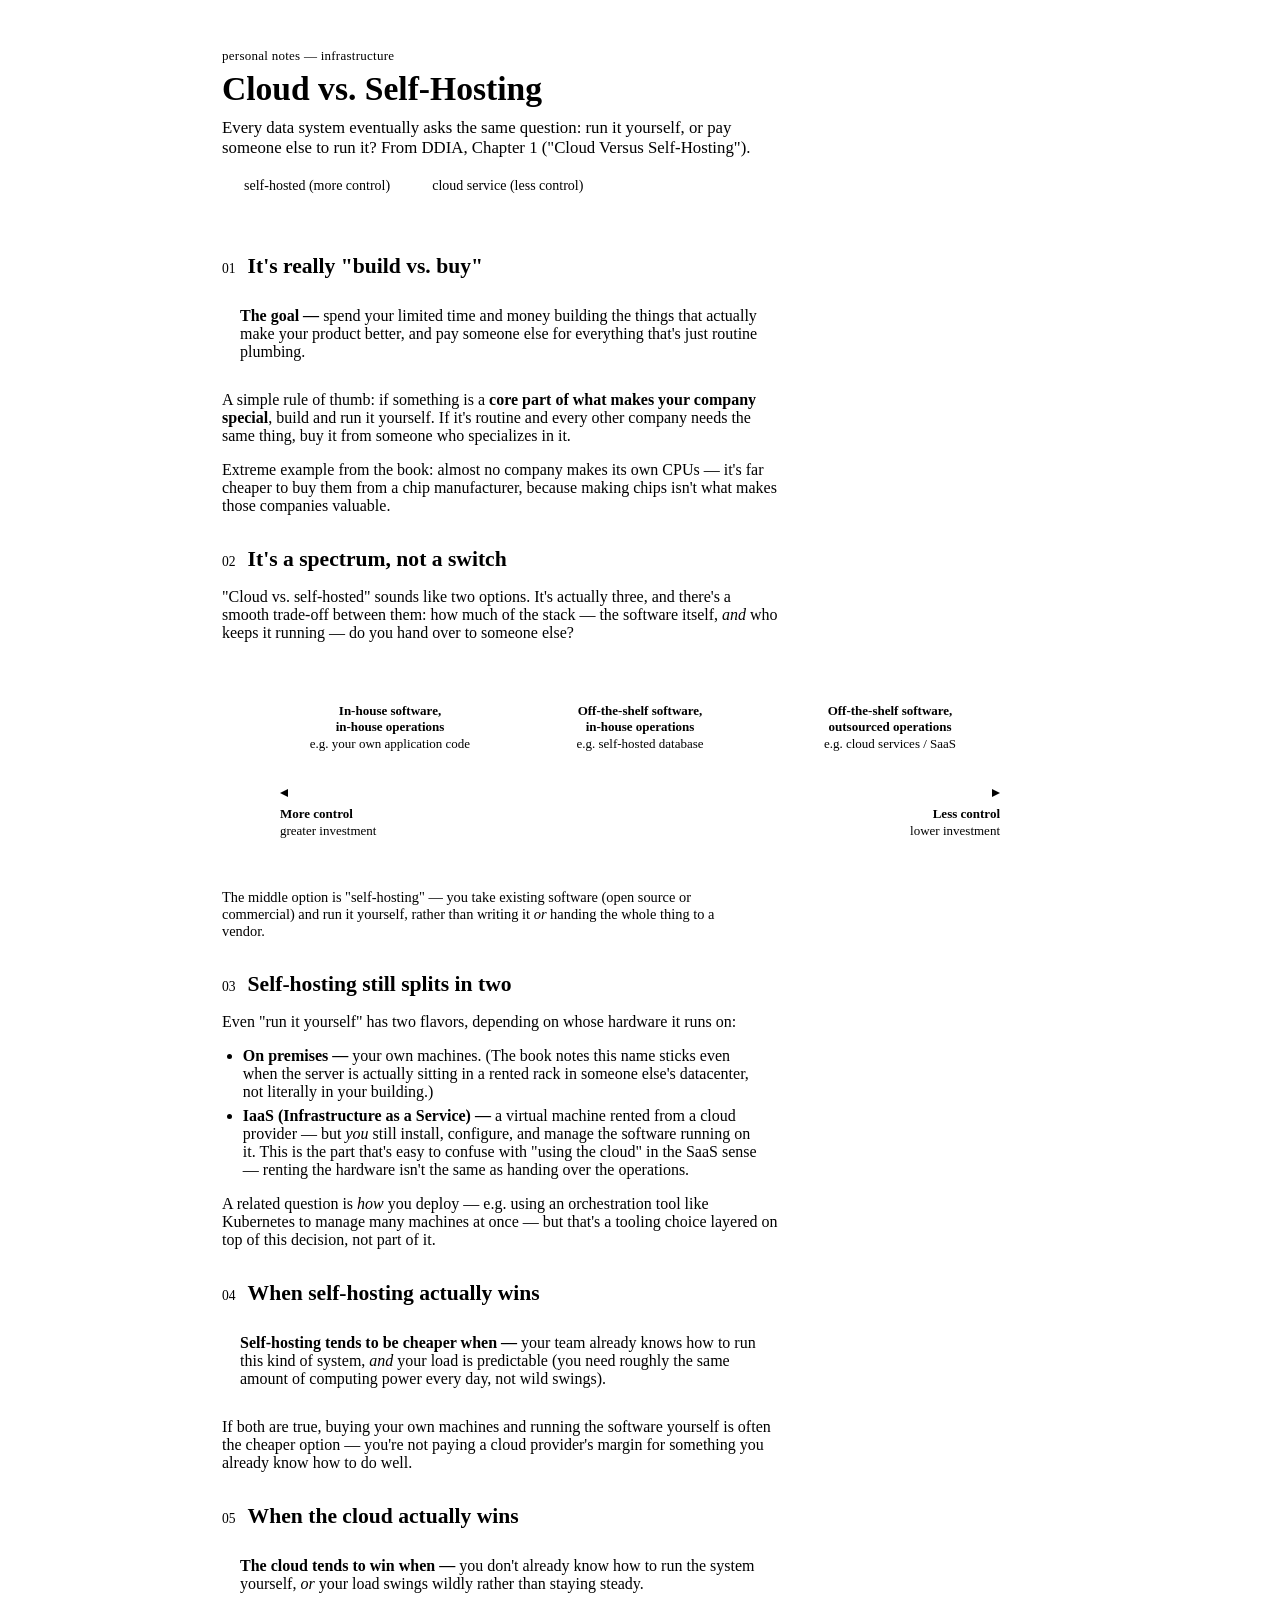
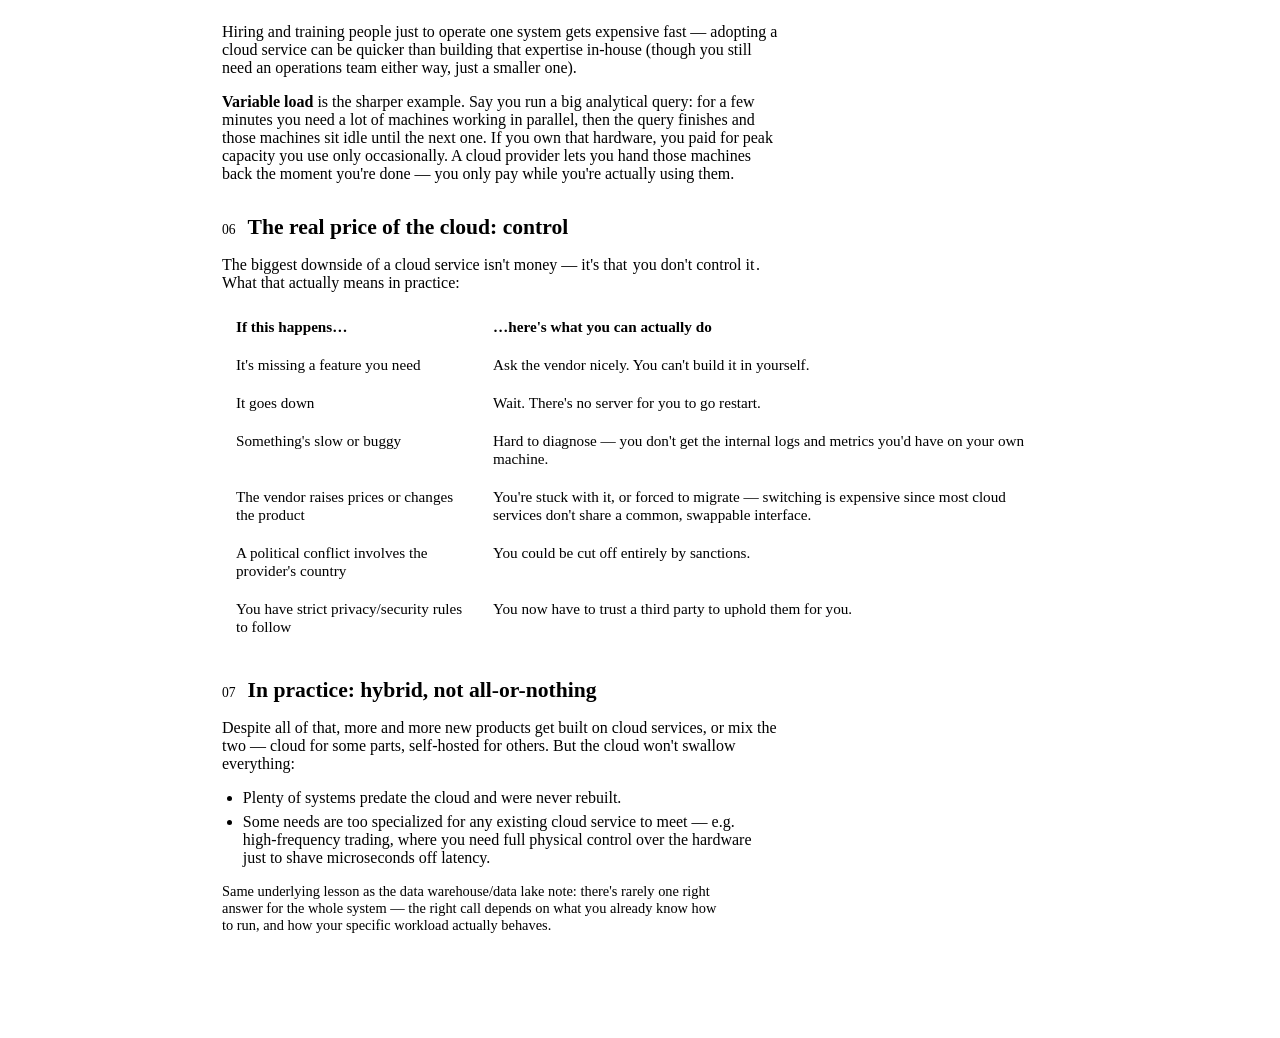
<file: docs/ddia/notes/ch01/cloud-vs-self-hosting-notes.html>
<!DOCTYPE html>
<html lang="en">
<head>
<meta charset="UTF-8">
<meta name="viewport" content="width=device-width, initial-scale=1.0">
<title>Cloud vs. Self-Hosting — Notes</title>
<style>
:host{ font-family:"Kalam","Comic Sans MS",cursive,sans-serif !important; font-size:23px !important; background-color:var(--note-paper,#FFFDF7) !important; background-image:linear-gradient(var(--note-rule,#E3EDF6) 1px, transparent 1px) !important; background-size:100% 1.8rem !important; }
:host h1, :host h2, :host h3, :host h4, :host h5, :host h6{ font-family:"Caveat","Comic Sans MS",cursive !important; font-weight:700 !important; letter-spacing:0.01em !important; }
:host > div{ max-width:none !important; }
:host h1, :host h2{ color:var(--note-heading, inherit) !important; }

  :host{
    --paper:#EDEFE9;
    --card:#F8F9F5;
    --ink:#1B2420;
    --ink-soft:#54615A;
    --rule:#C9CFC5;
    --onprem:#2F4858;
    --onprem-soft:#DCE3E6;
    --cloud:#B5502A;
    --cloud-soft:#F1DFD1;
    --gold:#B9862E;
    --gold-soft:#F1E4C4;
  }

  *{box-sizing:border-box;}

  :host{
    margin:0;
    background:var(--paper);
    color:var(--ink);
    font-size:17px;
    line-height:1.65;
    -webkit-font-smoothing:antialiased;
  }

  .wrap{max-width:900px;margin:0 auto;padding:40px 32px 64px;}

  .kicker{font-size:13px;letter-spacing:.02em;color:var(--ink-soft);margin:0 0 6px;}
  h1{font-size:2.1rem;margin:0 0 10px;}
  .lead{color:var(--ink-soft);font-size:1.05rem;max-width:66ch;margin:0 0 20px;}

  .legend{display:flex;gap:20px;flex-wrap:wrap;margin-bottom:24px;}
  .swatch{display:inline-flex;align-items:center;gap:8px;font-size:14px;}
  .swatch i{width:14px;height:14px;border-radius:3px;display:inline-block;}
  .swatch.onprem i{background:var(--onprem);}
  .swatch.cloud i{background:var(--cloud);}

  hr{border:none;border-top:1px solid var(--rule);margin:28px 0;}

  section{margin:32px 0;}
  h2{display:flex;gap:12px;align-items:baseline;font-size:1.35rem;margin:0 0 10px;}
  h2 .num{color:var(--ink-soft);font-size:.85rem;font-weight:normal;}

  p{max-width:70ch;}
  ul{max-width:68ch;padding-left:1.3rem;}
  li{margin:6px 0;}

  .def{
    background:var(--card);border:1px solid var(--rule);border-left:4px solid var(--onprem);
    border-radius:8px;padding:14px 18px;margin:14px 0;max-width:70ch;
  }
  .def.cloud{border-left-color:var(--cloud);}
  .def.aside{border-left-color:var(--gold);}
  .def b{color:var(--onprem);}
  .def.cloud b{color:var(--cloud);}
  .def.aside b{color:var(--gold);}

  table{width:100%;border-collapse:collapse;margin:14px 0;font-size:.95rem;background:var(--card);border-radius:8px;overflow:hidden;}
  th,td{text-align:left;padding:10px 14px;border-bottom:1px solid var(--rule);vertical-align:top;}
  thead th{background:var(--onprem-soft);color:var(--onprem);}
  tbody tr:last-child td{border-bottom:none;}

  .highlight{background:linear-gradient(transparent 55%, var(--gold-soft) 55%);padding:0 .1em;}

  .diagram{margin:18px 0;background:var(--card);border:1px solid var(--rule);border-radius:8px;padding:18px;}
  .diagram svg{width:100%;height:auto;max-width:760px;display:block;margin:0 auto;}
  .diagram-text{font-size:13px;}
  .caption{color:var(--ink-soft);font-size:.9rem;margin-top:10px;max-width:70ch;}

  @media (max-width:640px){
    .wrap{padding:28px 18px 48px;}
  }
:host(.dark){ --onprem:#86959e; --onprem-soft:rgba(47,72,88,.22); --cloud:#d49a83; --cloud-soft:rgba(181,80,42,.22); --gold:#d6b986; --gold-soft:rgba(185,134,46,.22); --paper:#0d1224; --card:#ffffff10; --ink:#eaeef8; --ink-soft:#a9b2c7; --rule:#ffffff29 }
</style>
</head>
<body>
<div class="wrap">

  <p class="kicker">personal notes — infrastructure</p>
  <h1>Cloud vs. Self-Hosting</h1>
  <p class="lead">
    Every data system eventually asks the same question: run it yourself,
    or pay someone else to run it? From DDIA, Chapter 1
    ("Cloud Versus Self-Hosting").
  </p>

  <div class="legend">
    <span class="swatch onprem"><i></i> self-hosted (more control)</span>
    <span class="swatch cloud"><i></i> cloud service (less control)</span>
  </div>

  <hr>

  <section>
    <h2><span class="num">01</span> It's really "build vs. buy"</h2>
    <div class="def aside">
      <b>The goal —</b> spend your limited time and money building the
      things that actually make your product better, and pay someone else
      for everything that's just routine plumbing.
    </div>
    <p>
      A simple rule of thumb: if something is a <b>core part of what makes
      your company special</b>, build and run it yourself. If it's routine
      and every other company needs the same thing, buy it from someone who
      specializes in it.
    </p>
    <p>
      Extreme example from the book: almost no company makes its own CPUs —
      it's far cheaper to buy them from a chip manufacturer, because making
      chips isn't what makes those companies valuable.
    </p>
  </section>

  <section>
    <h2><span class="num">02</span> It's a spectrum, not a switch</h2>
    <p>
      "Cloud vs. self-hosted" sounds like two options. It's actually three,
      and there's a smooth trade-off between them: how much of the stack —
      the software itself, <em>and</em> who keeps it running — do you hand
      over to someone else?
    </p>
    <div class="diagram">
      <svg viewBox="0 0 760 175" xmlns="http://www.w3.org/2000/svg">
        <defs>
          <marker id="cvs-a1" markerWidth="8" markerHeight="8" refX="6" refY="3" orient="auto">
            <path d="M0,0 L6,3 L0,6 Z" fill="var(--ink-soft)"/>
          </marker>
          <marker id="cvs-a2" markerWidth="8" markerHeight="8" refX="2" refY="3" orient="auto">
            <path d="M8,0 L2,3 L8,6 Z" fill="var(--ink-soft)"/>
          </marker>
        </defs>

        <rect x="20" y="15" width="220" height="70" rx="6" fill="none" stroke="var(--onprem)" stroke-width="1.6"/>
        <text x="130" y="37" text-anchor="middle" class="diagram-text" fill="var(--onprem)" font-weight="bold" font-size="13">In-house software,</text>
        <text x="130" y="53" text-anchor="middle" class="diagram-text" fill="var(--onprem)" font-weight="bold" font-size="13">in-house operations</text>
        <text x="130" y="70" text-anchor="middle" class="diagram-text" fill="var(--ink-soft)" font-size="11">e.g. your own application code</text>

        <rect x="270" y="15" width="220" height="70" rx="6" fill="none" stroke="var(--ink)" stroke-width="1.3"/>
        <text x="380" y="37" text-anchor="middle" class="diagram-text" fill="var(--ink)" font-weight="bold" font-size="13">Off-the-shelf software,</text>
        <text x="380" y="53" text-anchor="middle" class="diagram-text" fill="var(--ink)" font-weight="bold" font-size="13">in-house operations</text>
        <text x="380" y="70" text-anchor="middle" class="diagram-text" fill="var(--ink-soft)" font-size="11">e.g. self-hosted database</text>

        <rect x="520" y="15" width="220" height="70" rx="6" fill="none" stroke="var(--cloud)" stroke-width="1.6"/>
        <text x="630" y="37" text-anchor="middle" class="diagram-text" fill="var(--cloud)" font-weight="bold" font-size="13">Off-the-shelf software,</text>
        <text x="630" y="53" text-anchor="middle" class="diagram-text" fill="var(--cloud)" font-weight="bold" font-size="13">outsourced operations</text>
        <text x="630" y="70" text-anchor="middle" class="diagram-text" fill="var(--ink-soft)" font-size="11">e.g. cloud services / SaaS</text>

        <line x1="20" y1="115" x2="740" y2="115" stroke="var(--ink)" stroke-width="1.4" marker-end="url(#cvs-a1)" marker-start="url(#cvs-a2)"/>

        <text x="20" y="140" class="diagram-text" fill="var(--onprem)" font-weight="bold" font-size="13">More control</text>
        <text x="20" y="157" class="diagram-text" fill="var(--ink-soft)" font-size="12">greater investment</text>

        <text x="740" y="140" text-anchor="end" class="diagram-text" fill="var(--cloud)" font-weight="bold" font-size="13">Less control</text>
        <text x="740" y="157" text-anchor="end" class="diagram-text" fill="var(--ink-soft)" font-size="12">lower investment</text>
      </svg>
    </div>
    <p class="caption">
      The middle option is "self-hosting" — you take existing software
      (open source or commercial) and run it yourself, rather than writing
      it <em>or</em> handing the whole thing to a vendor.
    </p>
  </section>

  <section>
    <h2><span class="num">03</span> Self-hosting still splits in two</h2>
    <p>Even "run it yourself" has two flavors, depending on whose hardware it runs on:</p>
    <ul>
      <li>
        <b>On premises —</b> your own machines. (The book notes this name
        sticks even when the server is actually sitting in a rented rack
        in someone else's datacenter, not literally in your building.)
      </li>
      <li>
        <b>IaaS (Infrastructure as a Service) —</b> a virtual machine
        rented from a cloud provider — but <em>you</em> still install,
        configure, and manage the software running on it. This is the
        part that's easy to confuse with "using the cloud" in the SaaS
        sense — renting the hardware isn't the same as handing over the
        operations.
      </li>
    </ul>
    <p>
      A related question is <em>how</em> you deploy — e.g. using an
      orchestration tool like Kubernetes to manage many machines at once —
      but that's a tooling choice layered on top of this decision, not part
      of it.
    </p>
  </section>

  <section>
    <h2><span class="num">04</span> When self-hosting actually wins</h2>
    <div class="def">
      <b>Self-hosting tends to be cheaper when —</b> your team already
      knows how to run this kind of system, <em>and</em> your load is
      predictable (you need roughly the same amount of computing power
      every day, not wild swings).
    </div>
    <p>
      If both are true, buying your own machines and running the software
      yourself is often the cheaper option — you're not paying a cloud
      provider's margin for something you already know how to do well.
    </p>
  </section>

  <section>
    <h2><span class="num">05</span> When the cloud actually wins</h2>
    <div class="def cloud">
      <b>The cloud tends to win when —</b> you don't already know how to
      run the system yourself, <em>or</em> your load swings wildly rather
      than staying steady.
    </div>
    <p>
      Hiring and training people just to operate one system gets
      expensive fast — adopting a cloud service can be quicker than
      building that expertise in-house (though you still need an
      operations team either way, just a smaller one).
    </p>
    <p>
      <b>Variable load</b> is the sharper example. Say you run a big
      analytical query: for a few minutes you need a lot of machines
      working in parallel, then the query finishes and those machines sit
      idle until the next one. If you own that hardware, you paid for
      peak capacity you use only occasionally. A cloud provider lets you
      hand those machines back the moment you're done — you only pay
      while you're actually using them.
    </p>
  </section>

  <section>
    <h2><span class="num">06</span> The real price of the cloud: control</h2>
    <p>
      The biggest downside of a cloud service isn't money — it's that
      <span class="highlight">you don't control it</span>. What that
      actually means in practice:
    </p>
    <table>
      <thead><tr><th>If this happens…</th><th>…here's what you can actually do</th></tr></thead>
      <tbody>
        <tr><td>It's missing a feature you need</td><td>Ask the vendor nicely. You can't build it in yourself.</td></tr>
        <tr><td>It goes down</td><td>Wait. There's no server for you to go restart.</td></tr>
        <tr><td>Something's slow or buggy</td><td>Hard to diagnose — you don't get the internal logs and metrics you'd have on your own machine.</td></tr>
        <tr><td>The vendor raises prices or changes the product</td><td>You're stuck with it, or forced to migrate — switching is expensive since most cloud services don't share a common, swappable interface.</td></tr>
        <tr><td>A political conflict involves the provider's country</td><td>You could be cut off entirely by sanctions.</td></tr>
        <tr><td>You have strict privacy/security rules to follow</td><td>You now have to trust a third party to uphold them for you.</td></tr>
      </tbody>
    </table>
  </section>

  <section>
    <h2><span class="num">07</span> In practice: hybrid, not all-or-nothing</h2>
    <p>
      Despite all of that, more and more new products get built on cloud
      services, or mix the two — cloud for some parts, self-hosted for
      others. But the cloud won't swallow everything:
    </p>
    <ul>
      <li>Plenty of systems predate the cloud and were never rebuilt.</li>
      <li>
        Some needs are too specialized for any existing cloud service to
        meet — e.g. high-frequency trading, where you need full physical
        control over the hardware just to shave microseconds off latency.
      </li>
    </ul>
    <p class="caption">
      Same underlying lesson as the data warehouse/data lake note: there's
      rarely one right answer for the whole system — the right call
      depends on what you already know how to run, and how your specific
      workload actually behaves.
    </p>
  </section>

</div>
</body>
</html>
</file>
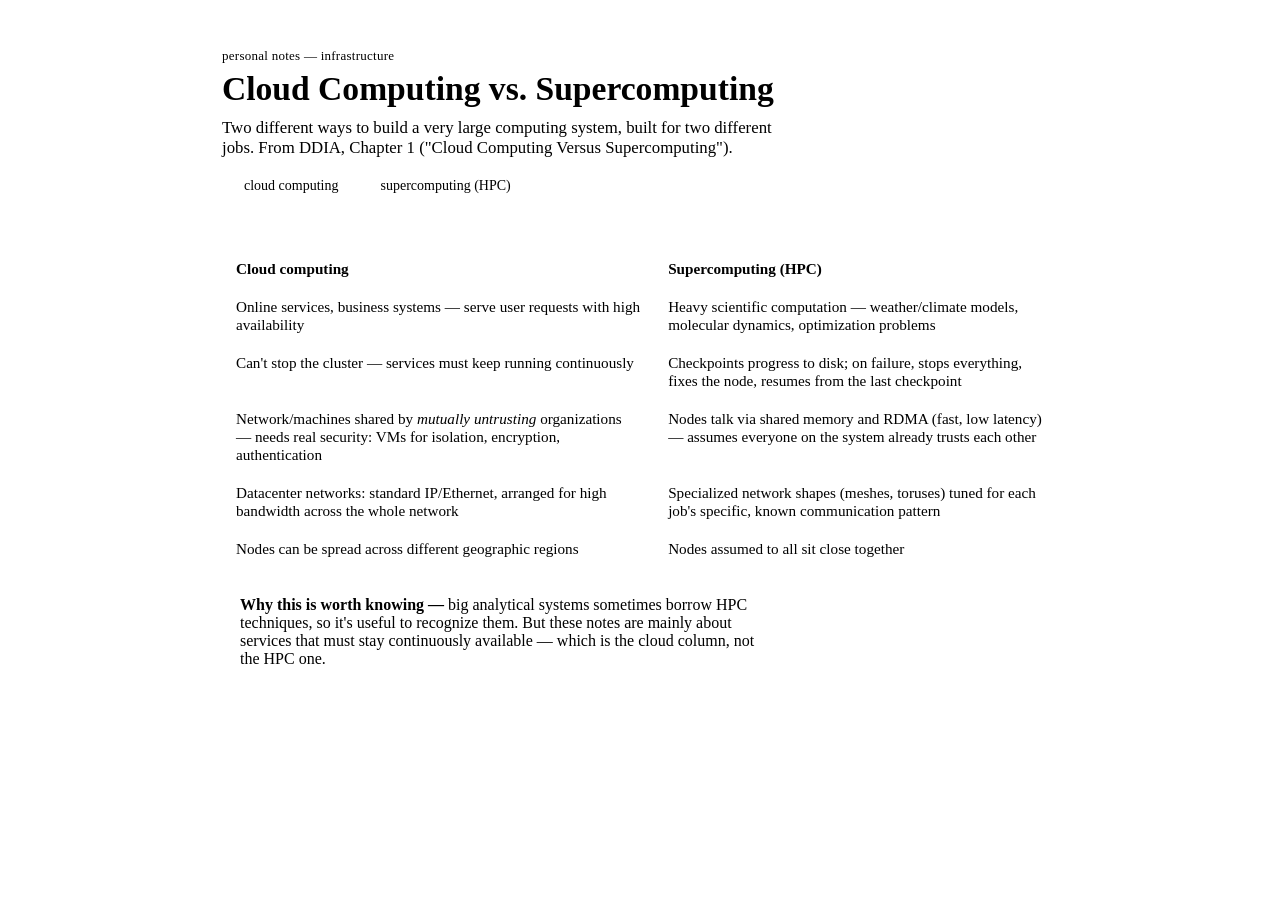
<file: docs/ddia/notes/ch01/cloud-vs-supercomputing-notes.html>
<!DOCTYPE html>
<html lang="en">
<head>
<meta charset="UTF-8">
<meta name="viewport" content="width=device-width, initial-scale=1.0">
<title>Cloud Computing vs. Supercomputing — Notes</title>
<style>
:host{ font-family:"Kalam","Comic Sans MS",cursive,sans-serif !important; font-size:23px !important; background-color:var(--note-paper,#FFFDF7) !important; background-image:linear-gradient(var(--note-rule,#E3EDF6) 1px, transparent 1px) !important; background-size:100% 1.8rem !important; }
:host h1, :host h2, :host h3, :host h4, :host h5, :host h6{ font-family:"Caveat","Comic Sans MS",cursive !important; font-weight:700 !important; letter-spacing:0.01em !important; }
:host > div{ max-width:none !important; }
:host h1, :host h2{ color:var(--note-heading, inherit) !important; }

  :host{
    --paper:#EDEFE9;
    --card:#F8F9F5;
    --ink:#1B2420;
    --ink-soft:#54615A;
    --rule:#C9CFC5;
    --cloud:#2F4858;
    --cloud-soft:#DCE3E6;
    --hpc:#6B4A8A;
    --hpc-soft:#E6DEEF;
    --gold:#B9862E;
    --gold-soft:#F1E4C4;
  }

  *{box-sizing:border-box;}

  :host{
    margin:0;
    background:var(--paper);
    color:var(--ink);
    font-size:17px;
    line-height:1.65;
    -webkit-font-smoothing:antialiased;
  }

  .wrap{max-width:900px;margin:0 auto;padding:40px 32px 64px;}

  .kicker{font-size:13px;letter-spacing:.02em;color:var(--ink-soft);margin:0 0 6px;}
  h1{font-size:2.1rem;margin:0 0 10px;}
  .lead{color:var(--ink-soft);font-size:1.05rem;max-width:66ch;margin:0 0 20px;}

  .legend{display:flex;gap:20px;flex-wrap:wrap;margin-bottom:24px;}
  .swatch{display:inline-flex;align-items:center;gap:8px;font-size:14px;}
  .swatch i{width:14px;height:14px;border-radius:3px;display:inline-block;}
  .swatch.cloud i{background:var(--cloud);}
  .swatch.hpc i{background:var(--hpc);}

  hr{border:none;border-top:1px solid var(--rule);margin:28px 0;}

  p{max-width:70ch;}

  .def{
    background:var(--card);border:1px solid var(--rule);border-left:4px solid var(--gold);
    border-radius:8px;padding:14px 18px;margin:14px 0;max-width:70ch;
  }
  .def b{color:var(--gold);}

  table{width:100%;border-collapse:collapse;margin:14px 0;font-size:.95rem;background:var(--card);border-radius:8px;overflow:hidden;}
  th,td{text-align:left;padding:10px 14px;border-bottom:1px solid var(--rule);vertical-align:top;}
  thead th{background:var(--cloud-soft);color:var(--cloud);}
  thead th:last-child{background:var(--hpc-soft);color:var(--hpc);}
  tbody tr:last-child td{border-bottom:none;}

  @media (max-width:640px){
    .wrap{padding:28px 18px 48px;}
  }
:host(.dark){ --cloud:#86959e; --cloud-soft:rgba(47,72,88,.22); --hpc:#a996bb; --hpc-soft:rgba(107,74,138,.22); --gold:#d6b986; --gold-soft:rgba(185,134,46,.22); --paper:#0d1224; --card:#ffffff10; --ink:#eaeef8; --ink-soft:#a9b2c7; --rule:#ffffff29 }
</style>
</head>
<body>
<div class="wrap">

  <p class="kicker">personal notes — infrastructure</p>
  <h1>Cloud Computing vs. Supercomputing</h1>
  <p class="lead">
    Two different ways to build a very large computing system, built for
    two different jobs. From DDIA, Chapter 1 ("Cloud Computing Versus
    Supercomputing").
  </p>

  <div class="legend">
    <span class="swatch cloud"><i></i> cloud computing</span>
    <span class="swatch hpc"><i></i> supercomputing (HPC)</span>
  </div>

  <hr>

  <table>
    <thead><tr><th>Cloud computing</th><th>Supercomputing (HPC)</th></tr></thead>
    <tbody>
      <tr>
        <td>Online services, business systems — serve user requests with high availability</td>
        <td>Heavy scientific computation — weather/climate models, molecular dynamics, optimization problems</td>
      </tr>
      <tr>
        <td>Can't stop the cluster — services must keep running continuously</td>
        <td>Checkpoints progress to disk; on failure, stops everything, fixes the node, resumes from the last checkpoint</td>
      </tr>
      <tr>
        <td>Network/machines shared by <em>mutually untrusting</em> organizations — needs real security: VMs for isolation, encryption, authentication</td>
        <td>Nodes talk via shared memory and RDMA (fast, low latency) — assumes everyone on the system already trusts each other</td>
      </tr>
      <tr>
        <td>Datacenter networks: standard IP/Ethernet, arranged for high bandwidth across the whole network</td>
        <td>Specialized network shapes (meshes, toruses) tuned for each job's specific, known communication pattern</td>
      </tr>
      <tr>
        <td>Nodes can be spread across different geographic regions</td>
        <td>Nodes assumed to all sit close together</td>
      </tr>
    </tbody>
  </table>

  <div class="def">
    <b>Why this is worth knowing —</b> big analytical systems sometimes
    borrow HPC techniques, so it's useful to recognize them. But these
    notes are mainly about services that must stay continuously available —
    which is the cloud column, not the HPC one.
  </div>

</div>
</body>
</html>
</file>
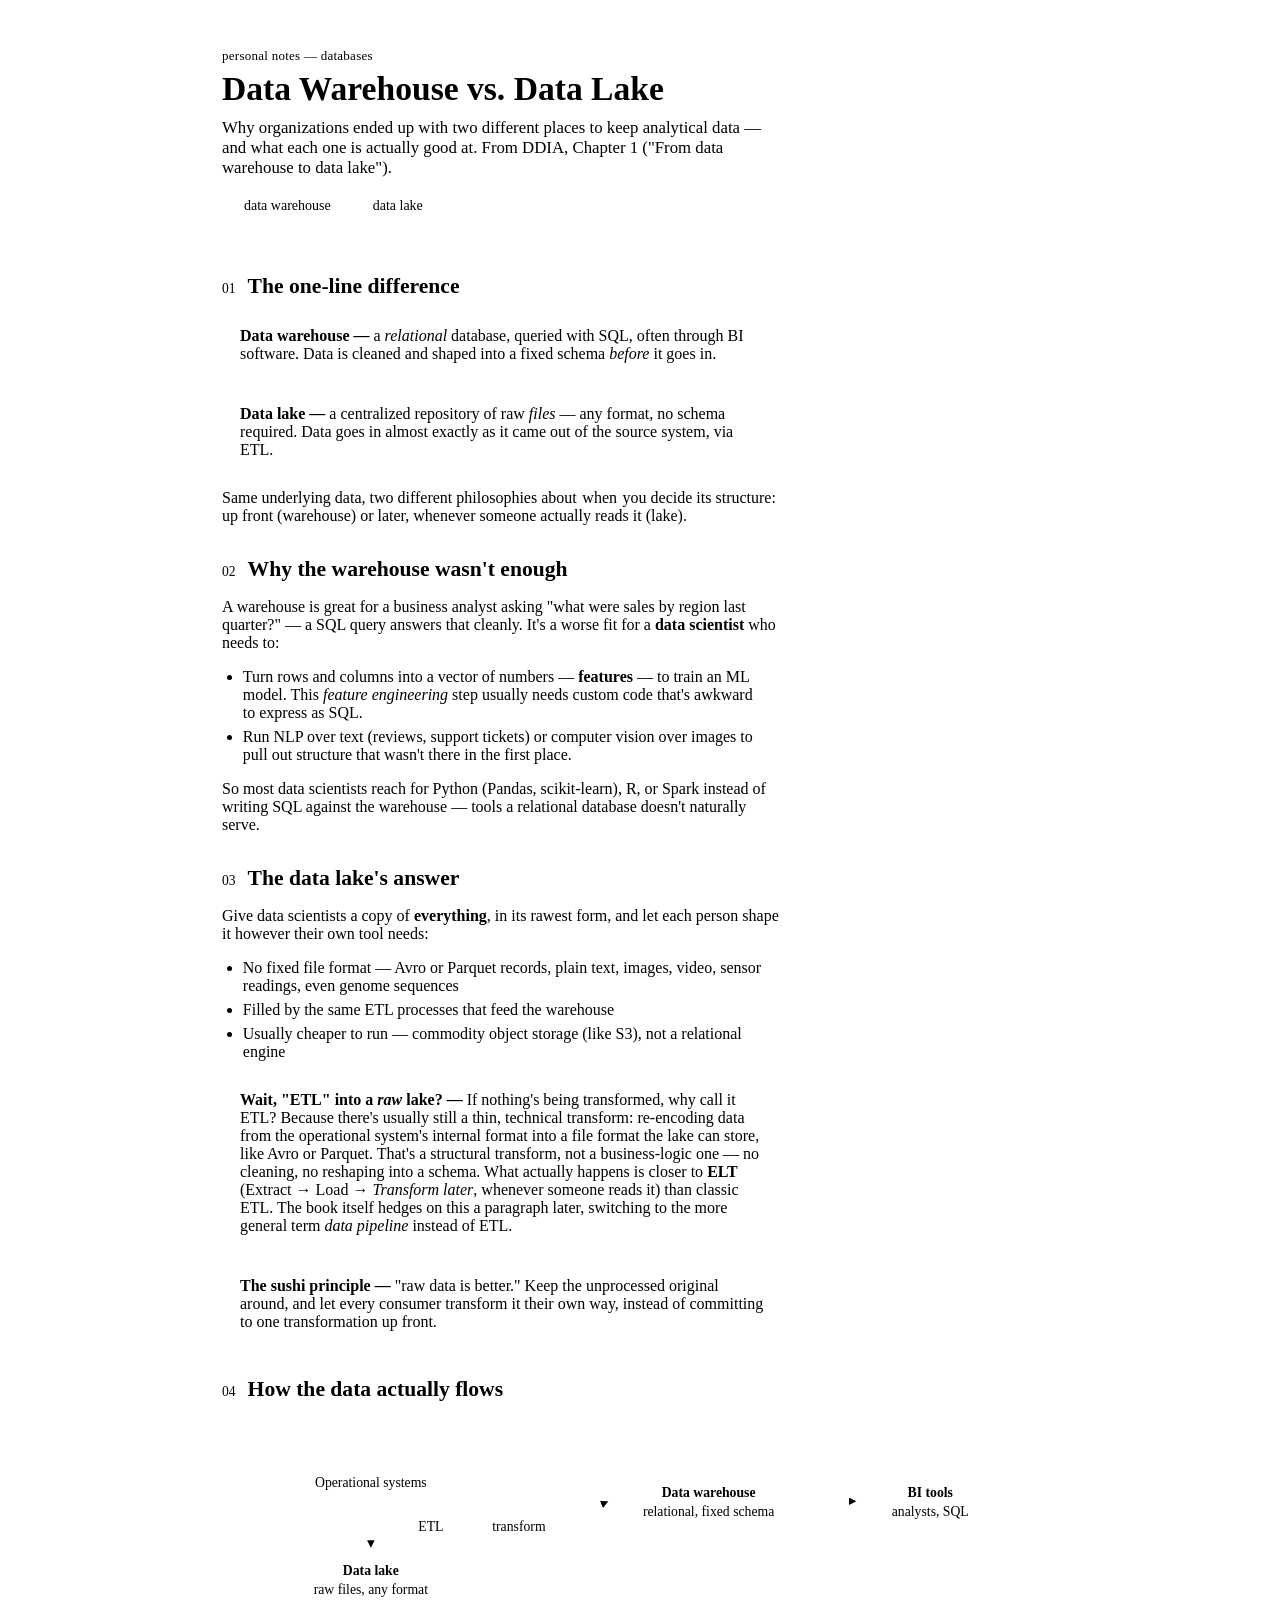
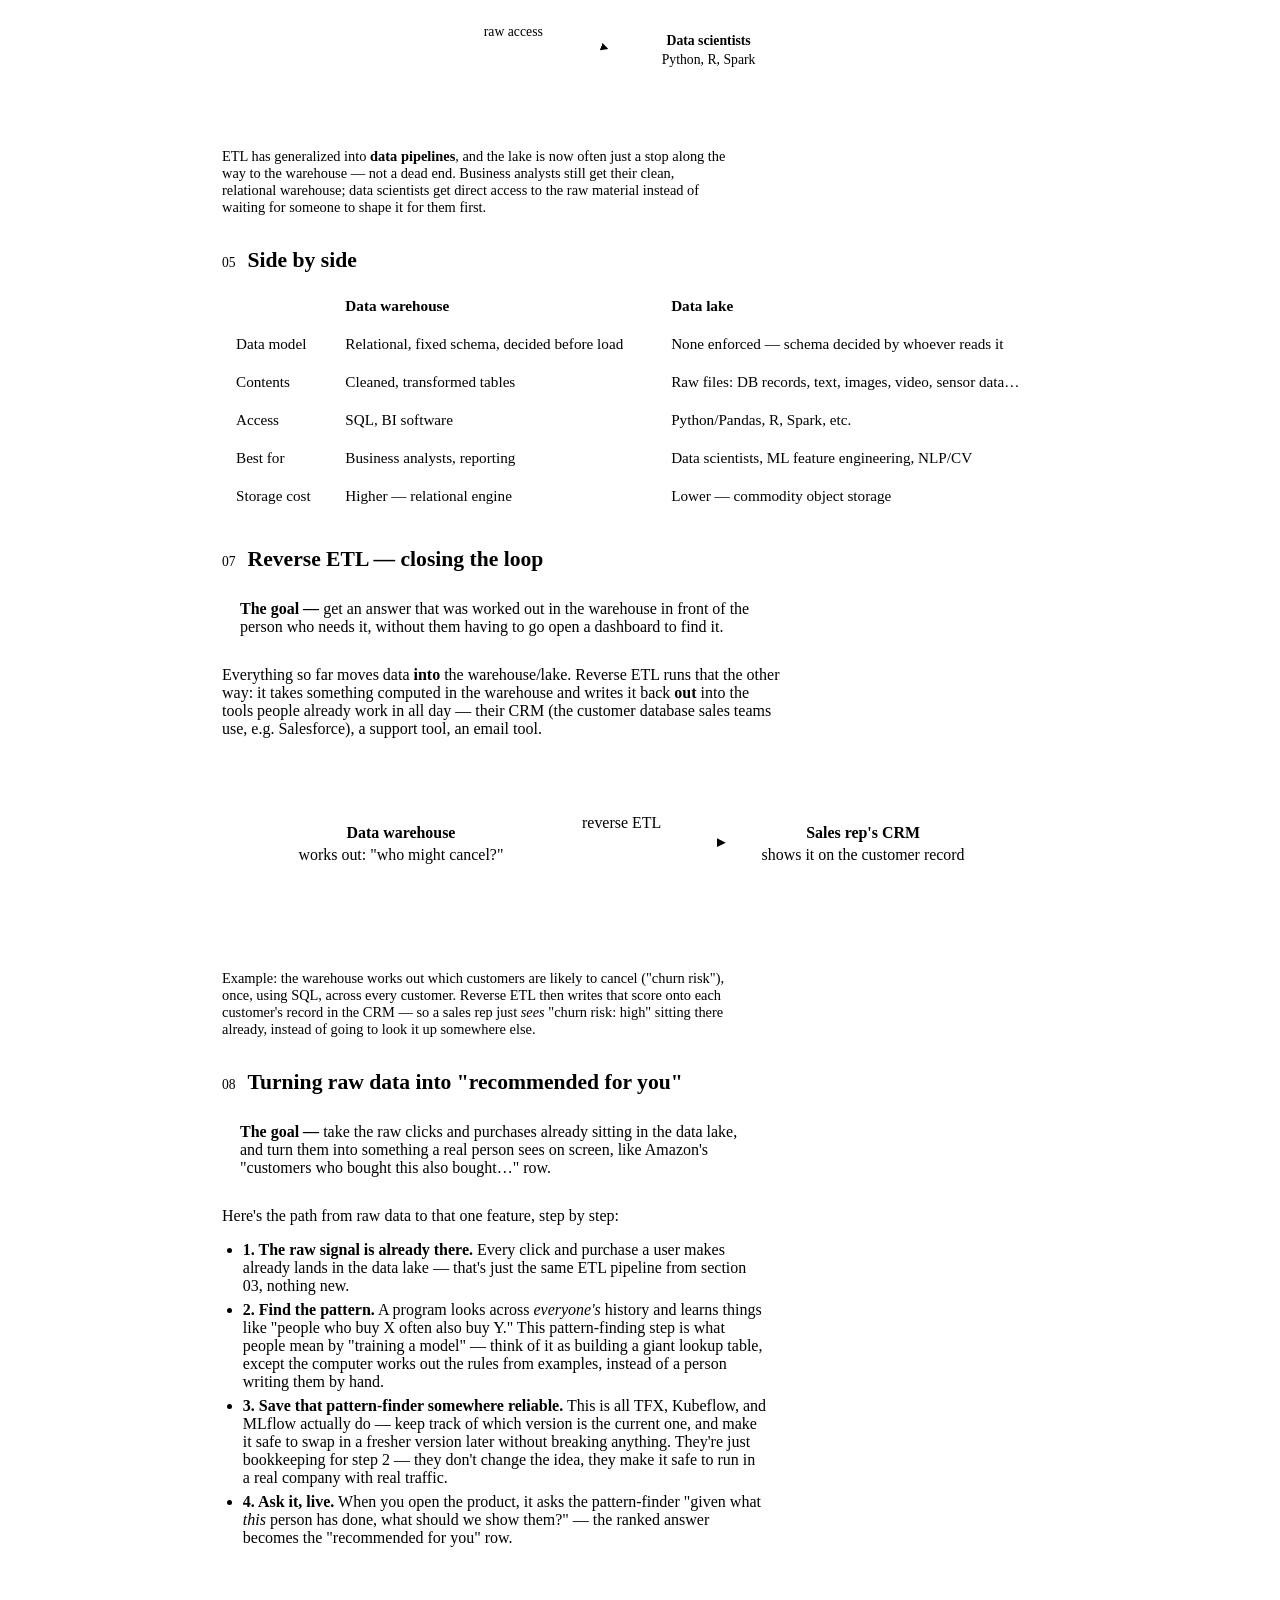
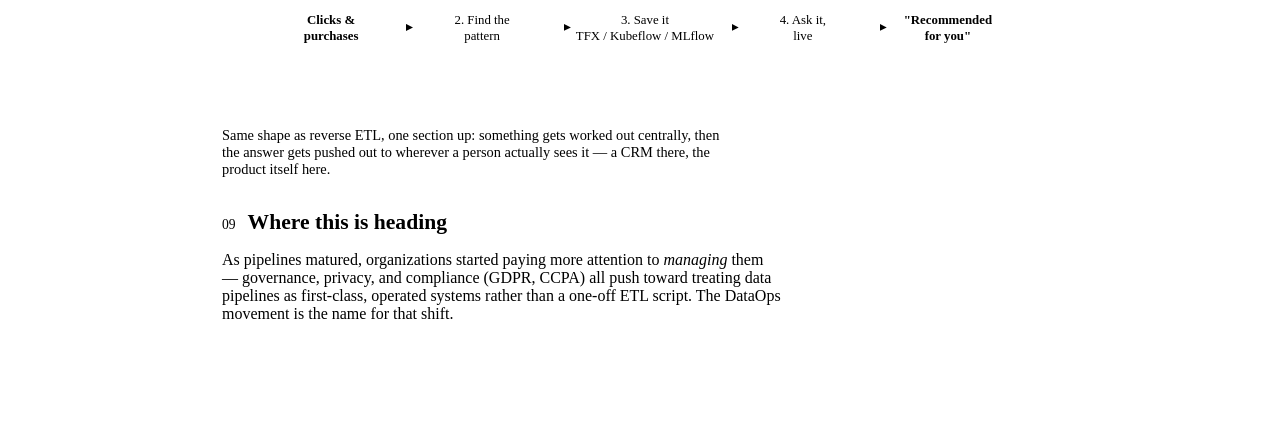
<file: docs/ddia/notes/ch01/data-warehouse-vs-data-lake-notes.html>
<!DOCTYPE html>
<html lang="en">
<head>
<meta charset="UTF-8">
<meta name="viewport" content="width=device-width, initial-scale=1.0">
<title>Data Warehouse vs. Data Lake — Notes</title>
<style>
:host{ font-family:"Kalam","Comic Sans MS",cursive,sans-serif !important; font-size:23px !important; background-color:var(--note-paper,#FFFDF7) !important; background-image:linear-gradient(var(--note-rule,#E3EDF6) 1px, transparent 1px) !important; background-size:100% 1.8rem !important; }
:host h1, :host h2, :host h3, :host h4, :host h5, :host h6{ font-family:"Caveat","Comic Sans MS",cursive !important; font-weight:700 !important; letter-spacing:0.01em !important; }
:host > div{ max-width:none !important; }
:host h1, :host h2{ color:var(--note-heading, inherit) !important; }

  :host{
    --paper:#EDEFE9;
    --card:#F8F9F5;
    --ink:#1B2420;
    --ink-soft:#54615A;
    --rule:#C9CFC5;
    --warehouse:#2F4858;
    --warehouse-soft:#DCE3E6;
    --lake:#2E8B6F;
    --lake-soft:#D8EFE6;
    --gold:#B9862E;
    --gold-soft:#F1E4C4;
  }

  *{box-sizing:border-box;}

  :host{
    margin:0;
    background:var(--paper);
    color:var(--ink);
    font-size:17px;
    line-height:1.65;
    -webkit-font-smoothing:antialiased;
  }

  .wrap{max-width:900px;margin:0 auto;padding:40px 32px 64px;}

  .kicker{font-size:13px;letter-spacing:.02em;color:var(--ink-soft);margin:0 0 6px;}
  h1{font-size:2.1rem;margin:0 0 10px;}
  .lead{color:var(--ink-soft);font-size:1.05rem;max-width:66ch;margin:0 0 20px;}

  .legend{display:flex;gap:20px;flex-wrap:wrap;margin-bottom:24px;}
  .swatch{display:inline-flex;align-items:center;gap:8px;font-size:14px;}
  .swatch i{width:14px;height:14px;border-radius:3px;display:inline-block;}
  .swatch.warehouse i{background:var(--warehouse);}
  .swatch.lake i{background:var(--lake);}

  hr{border:none;border-top:1px solid var(--rule);margin:28px 0;}

  section{margin:32px 0;}
  h2{display:flex;gap:12px;align-items:baseline;font-size:1.35rem;margin:0 0 10px;}
  h2 .num{color:var(--ink-soft);font-size:.85rem;font-weight:normal;}

  p{max-width:70ch;}
  ul{max-width:68ch;padding-left:1.3rem;}
  li{margin:6px 0;}

  .def{
    background:var(--card);border:1px solid var(--rule);border-left:4px solid var(--warehouse);
    border-radius:8px;padding:14px 18px;margin:14px 0;max-width:70ch;
  }
  .def.lake{border-left-color:var(--lake);}
  .def.aside{border-left-color:var(--gold);}
  .def b{color:var(--warehouse);}
  .def.lake b{color:var(--lake);}
  .def.aside b{color:var(--gold);}

  table{width:100%;border-collapse:collapse;margin:14px 0;font-size:.95rem;background:var(--card);border-radius:8px;overflow:hidden;}
  th,td{text-align:left;padding:10px 14px;border-bottom:1px solid var(--rule);vertical-align:top;}
  thead th{background:var(--warehouse-soft);color:var(--warehouse);}
  tbody tr:last-child td{border-bottom:none;}

  .highlight{background:linear-gradient(transparent 55%, var(--gold-soft) 55%);padding:0 .1em;}

  .diagram{margin:18px 0;background:var(--card);border:1px solid var(--rule);border-radius:8px;padding:18px;}
  .diagram svg{width:100%;height:auto;max-width:760px;display:block;margin:0 auto;}
  .diagram-text{font-size:13px;}
  .caption{color:var(--ink-soft);font-size:.9rem;margin-top:10px;max-width:70ch;}

  @media (max-width:640px){
    .wrap{padding:28px 18px 48px;}
  }
:host(.dark){ --warehouse:#86959e; --warehouse-soft:rgba(47,72,88,.22); --lake:#86bcab; --lake-soft:rgba(46,139,111,.22); --gold:#d6b986; --gold-soft:rgba(185,134,46,.22); --paper:#0d1224; --card:#ffffff10; --ink:#eaeef8; --ink-soft:#a9b2c7; --rule:#ffffff29 }
</style>
</head>
<body>
<div class="wrap">

  <p class="kicker">personal notes — databases</p>
  <h1>Data Warehouse vs. Data Lake</h1>
  <p class="lead">
    Why organizations ended up with two different places to keep analytical
    data — and what each one is actually good at. From DDIA, Chapter 1
    ("From data warehouse to data lake").
  </p>

  <div class="legend">
    <span class="swatch warehouse"><i></i> data warehouse</span>
    <span class="swatch lake"><i></i> data lake</span>
  </div>

  <hr>

  <section>
    <h2><span class="num">01</span> The one-line difference</h2>
    <div class="def">
      <b>Data warehouse —</b> a <em>relational</em> database, queried with SQL,
      often through BI software. Data is cleaned and shaped into a fixed
      schema <em>before</em> it goes in.
    </div>
    <div class="def lake">
      <b>Data lake —</b> a centralized repository of raw <em>files</em> — any
      format, no schema required. Data goes in almost exactly as it came out
      of the source system, via ETL.
    </div>
    <p>
      Same underlying data, two different philosophies about
      <span class="highlight">when</span> you decide its structure:
      up front (warehouse) or later, whenever someone actually reads it (lake).
    </p>
  </section>

  <section>
    <h2><span class="num">02</span> Why the warehouse wasn't enough</h2>
    <p>
      A warehouse is great for a business analyst asking "what were sales by
      region last quarter?" — a SQL query answers that cleanly. It's a worse
      fit for a <b>data scientist</b> who needs to:
    </p>
    <ul>
      <li>
        Turn rows and columns into a vector of numbers — <b>features</b> — to
        train an ML model. This <i>feature engineering</i> step usually needs
        custom code that's awkward to express as SQL.
      </li>
      <li>
        Run NLP over text (reviews, support tickets) or computer vision over
        images to pull out structure that wasn't there in the first place.
      </li>
    </ul>
    <p>
      So most data scientists reach for Python (Pandas, scikit-learn), R, or
      Spark instead of writing SQL against the warehouse — tools a relational
      database doesn't naturally serve.
    </p>
  </section>

  <section>
    <h2><span class="num">03</span> The data lake's answer</h2>
    <p>
      Give data scientists a copy of <b>everything</b>, in its rawest form,
      and let each person shape it however their own tool needs:
    </p>
    <ul>
      <li>No fixed file format — Avro or Parquet records, plain text, images, video, sensor readings, even genome sequences</li>
      <li>Filled by the same ETL processes that feed the warehouse</li>
      <li>Usually cheaper to run — commodity object storage (like S3), not a relational engine</li>
    </ul>
    <div class="def aside">
      <b>Wait, "ETL" into a <i>raw</i> lake? —</b> If nothing's being
      transformed, why call it ETL? Because there's usually still a thin,
      technical transform: re-encoding data from the operational system's
      internal format into a file format the lake can store, like Avro or
      Parquet. That's a structural transform, not a business-logic one — no
      cleaning, no reshaping into a schema. What actually happens is closer
      to <b>ELT</b> (Extract → Load → <i>Transform later</i>, whenever
      someone reads it) than classic ETL. The book itself hedges on this a
      paragraph later, switching to the more general term
      <i>data pipeline</i> instead of ETL.
    </div>
    <div class="def lake">
      <b>The sushi principle —</b> "raw data is better." Keep the unprocessed
      original around, and let every consumer transform it their own way,
      instead of committing to one transformation up front.
    </div>
  </section>

  <section>
    <h2><span class="num">04</span> How the data actually flows</h2>
    <div class="diagram">
      <svg viewBox="0 0 720 260" xmlns="http://www.w3.org/2000/svg">
        <defs>
          <marker id="dwl-a1" markerWidth="8" markerHeight="8" refX="6" refY="3" orient="auto">
            <path d="M0,0 L6,3 L0,6 Z" fill="var(--ink-soft)"/>
          </marker>
        </defs>

        <!-- Operational systems -->
        <rect x="20" y="18" width="170" height="46" rx="6" fill="none" stroke="var(--ink)" stroke-width="1.3"/>
        <text x="105" y="46" text-anchor="middle" class="diagram-text" fill="var(--ink)">Operational systems</text>

        <!-- arrow down to lake -->
        <line x1="105" y1="64" x2="105" y2="104" stroke="var(--ink-soft)" stroke-width="1.2" marker-end="url(#dwl-a1)"/>
        <text x="150" y="88" class="diagram-text" fill="var(--ink-soft)" font-size="12">ETL</text>

        <!-- Data lake -->
        <rect x="20" y="108" width="170" height="52" rx="6" fill="none" stroke="var(--lake)" stroke-width="1.6"/>
        <text x="105" y="130" text-anchor="middle" class="diagram-text" fill="var(--lake)" font-weight="bold">Data lake</text>
        <text x="105" y="148" text-anchor="middle" class="diagram-text" fill="var(--ink-soft)" font-size="12">raw files, any format</text>

        <!-- arrow lake -> warehouse -->
        <line x1="190" y1="122" x2="330" y2="60" stroke="var(--ink-soft)" stroke-width="1.2" marker-end="url(#dwl-a1)"/>
        <text x="220" y="88" class="diagram-text" fill="var(--ink-soft)" font-size="12">transform</text>

        <!-- arrow lake -> data scientists -->
        <line x1="190" y1="150" x2="330" y2="200" stroke="var(--ink-soft)" stroke-width="1.2" marker-end="url(#dwl-a1)"/>
        <text x="212" y="188" class="diagram-text" fill="var(--ink-soft)" font-size="12">raw access</text>

        <!-- Data warehouse -->
        <rect x="335" y="34" width="180" height="52" rx="6" fill="none" stroke="var(--warehouse)" stroke-width="1.6"/>
        <text x="425" y="56" text-anchor="middle" class="diagram-text" fill="var(--warehouse)" font-weight="bold">Data warehouse</text>
        <text x="425" y="74" text-anchor="middle" class="diagram-text" fill="var(--ink-soft)" font-size="12">relational, fixed schema</text>

        <!-- Data scientists -->
        <rect x="335" y="174" width="180" height="52" rx="6" fill="none" stroke="var(--ink)" stroke-width="1.3"/>
        <text x="425" y="196" text-anchor="middle" class="diagram-text" fill="var(--ink)" font-weight="bold">Data scientists</text>
        <text x="425" y="214" text-anchor="middle" class="diagram-text" fill="var(--ink-soft)" font-size="12">Python, R, Spark</text>

        <!-- arrow warehouse -> BI -->
        <line x1="515" y1="60" x2="565" y2="60" stroke="var(--ink-soft)" stroke-width="1.2" marker-end="url(#dwl-a1)"/>

        <!-- BI / analysts -->
        <rect x="570" y="34" width="130" height="52" rx="6" fill="none" stroke="var(--ink)" stroke-width="1.3"/>
        <text x="635" y="56" text-anchor="middle" class="diagram-text" fill="var(--ink)" font-weight="bold">BI tools</text>
        <text x="635" y="74" text-anchor="middle" class="diagram-text" fill="var(--ink-soft)" font-size="12">analysts, SQL</text>
      </svg>
    </div>
    <p class="caption">
      ETL has generalized into <b>data pipelines</b>, and the lake is now
      often just a stop along the way to the warehouse — not a dead end.
      Business analysts still get their clean, relational warehouse; data
      scientists get direct access to the raw material instead of waiting
      for someone to shape it for them first.
    </p>
  </section>

  <section>
    <h2><span class="num">05</span> Side by side</h2>
    <table>
      <thead>
        <tr><th>&nbsp;</th><th>Data warehouse</th><th>Data lake</th></tr>
      </thead>
      <tbody>
        <tr>
          <td>Data model</td>
          <td>Relational, fixed schema, decided before load</td>
          <td>None enforced — schema decided by whoever reads it</td>
        </tr>
        <tr>
          <td>Contents</td>
          <td>Cleaned, transformed tables</td>
          <td>Raw files: DB records, text, images, video, sensor data…</td>
        </tr>
        <tr>
          <td>Access</td>
          <td>SQL, BI software</td>
          <td>Python/Pandas, R, Spark, etc.</td>
        </tr>
        <tr>
          <td>Best for</td>
          <td>Business analysts, reporting</td>
          <td>Data scientists, ML feature engineering, NLP/CV</td>
        </tr>
        <tr>
          <td>Storage cost</td>
          <td>Higher — relational engine</td>
          <td>Lower — commodity object storage</td>
        </tr>
      </tbody>
    </table>
  </section>

  <section>
    <h2><span class="num">07</span> Reverse ETL — closing the loop</h2>
    <div class="def aside">
      <b>The goal —</b> get an answer that was worked out in the warehouse
      in front of the person who needs it, without them having to go open a
      dashboard to find it.
    </div>
    <p>
      Everything so far moves data <b>into</b> the warehouse/lake. Reverse
      ETL runs that the other way: it takes something computed in the
      warehouse and writes it back <b>out</b> into the tools people already
      work in all day — their CRM (the customer database sales teams use,
      e.g. Salesforce), a support tool, an email tool.
    </p>
    <div class="diagram">
      <svg viewBox="0 0 620 130" xmlns="http://www.w3.org/2000/svg">
        <defs>
          <marker id="dwl-a2" markerWidth="8" markerHeight="8" refX="6" refY="3" orient="auto">
            <path d="M0,0 L6,3 L0,6 Z" fill="var(--ink-soft)"/>
          </marker>
        </defs>
        <rect x="20" y="30" width="190" height="52" rx="6" fill="none" stroke="var(--warehouse)" stroke-width="1.6"/>
        <text x="115" y="52" text-anchor="middle" class="diagram-text" fill="var(--warehouse)" font-weight="bold">Data warehouse</text>
        <text x="115" y="70" text-anchor="middle" class="diagram-text" fill="var(--ink-soft)" font-size="12">works out: "who might cancel?"</text>

        <line x1="210" y1="56" x2="380" y2="56" stroke="var(--ink-soft)" stroke-width="1.2" marker-end="url(#dwl-a2)"/>
        <text x="295" y="44" text-anchor="middle" class="diagram-text" fill="var(--ink-soft)" font-size="12">reverse ETL</text>

        <rect x="385" y="30" width="215" height="52" rx="6" fill="none" stroke="var(--ink)" stroke-width="1.3"/>
        <text x="492" y="52" text-anchor="middle" class="diagram-text" fill="var(--ink)" font-weight="bold">Sales rep's CRM</text>
        <text x="492" y="70" text-anchor="middle" class="diagram-text" fill="var(--ink-soft)" font-size="12">shows it on the customer record</text>
      </svg>
    </div>
    <p class="caption">
      Example: the warehouse works out which customers are likely to
      cancel ("churn risk"), once, using SQL, across every customer.
      Reverse ETL then writes that score onto each customer's record in the
      CRM — so a sales rep just <em>sees</em> "churn risk: high" sitting
      there already, instead of going to look it up somewhere else.
    </p>
  </section>

  <section>
    <h2><span class="num">08</span> Turning raw data into "recommended for you"</h2>
    <div class="def aside">
      <b>The goal —</b> take the raw clicks and purchases already sitting in
      the data lake, and turn them into something a real person sees on
      screen, like Amazon's "customers who bought this also bought…" row.
    </div>
    <p>Here's the path from raw data to that one feature, step by step:</p>
    <ul>
      <li>
        <b>1. The raw signal is already there.</b> Every click and purchase
        a user makes already lands in the data lake — that's just the same
        ETL pipeline from section 03, nothing new.
      </li>
      <li>
        <b>2. Find the pattern.</b> A program looks across
        <em>everyone's</em> history and learns things like "people who buy
        X often also buy Y." This pattern-finding step is what people mean
        by "training a model" — think of it as building a giant lookup
        table, except the computer works out the rules from examples,
        instead of a person writing them by hand.
      </li>
      <li>
        <b>3. Save that pattern-finder somewhere reliable.</b> This is all
        TFX, Kubeflow, and MLflow actually do — keep track of which version
        is the current one, and make it safe to swap in a fresher version
        later without breaking anything. They're just bookkeeping for step
        2 — they don't change the idea, they make it safe to run in a real
        company with real traffic.
      </li>
      <li>
        <b>4. Ask it, live.</b> When you open the product, it asks the
        pattern-finder "given what <em>this</em> person has done, what
        should we show them?" — the ranked answer becomes the "recommended
        for you" row.
      </li>
    </ul>
    <div class="diagram">
      <svg viewBox="0 0 770 110" xmlns="http://www.w3.org/2000/svg">
        <defs>
          <marker id="dwl-a3" markerWidth="8" markerHeight="8" refX="6" refY="3" orient="auto">
            <path d="M0,0 L6,3 L0,6 Z" fill="var(--ink-soft)"/>
          </marker>
        </defs>
        <rect x="10" y="20" width="125" height="50" rx="6" fill="none" stroke="var(--lake)" stroke-width="1.4"/>
        <text x="72" y="42" text-anchor="middle" class="diagram-text" fill="var(--lake)" font-weight="bold" font-size="12">Clicks &amp;</text>
        <text x="72" y="58" text-anchor="middle" class="diagram-text" fill="var(--lake)" font-weight="bold" font-size="12">purchases</text>

        <line x1="135" y1="45" x2="155" y2="45" stroke="var(--ink-soft)" stroke-width="1.2" marker-end="url(#dwl-a3)"/>

        <rect x="155" y="20" width="140" height="50" rx="6" fill="none" stroke="var(--ink)" stroke-width="1.3"/>
        <text x="225" y="42" text-anchor="middle" class="diagram-text" fill="var(--ink)" font-size="12">2. Find the</text>
        <text x="225" y="58" text-anchor="middle" class="diagram-text" fill="var(--ink)" font-size="12">pattern</text>

        <line x1="295" y1="45" x2="315" y2="45" stroke="var(--ink-soft)" stroke-width="1.2" marker-end="url(#dwl-a3)"/>

        <rect x="315" y="20" width="150" height="50" rx="6" fill="none" stroke="var(--ink)" stroke-width="1.3"/>
        <text x="390" y="42" text-anchor="middle" class="diagram-text" fill="var(--ink)" font-size="12">3. Save it</text>
        <text x="390" y="58" text-anchor="middle" class="diagram-text" fill="var(--ink-soft)" font-size="10">TFX / Kubeflow / MLflow</text>

        <line x1="465" y1="45" x2="485" y2="45" stroke="var(--ink-soft)" stroke-width="1.2" marker-end="url(#dwl-a3)"/>

        <rect x="485" y="20" width="130" height="50" rx="6" fill="none" stroke="var(--ink)" stroke-width="1.3"/>
        <text x="550" y="42" text-anchor="middle" class="diagram-text" fill="var(--ink)" font-size="12">4. Ask it,</text>
        <text x="550" y="58" text-anchor="middle" class="diagram-text" fill="var(--ink)" font-size="12">live</text>

        <line x1="615" y1="45" x2="635" y2="45" stroke="var(--ink-soft)" stroke-width="1.2" marker-end="url(#dwl-a3)"/>

        <rect x="635" y="20" width="125" height="50" rx="6" fill="none" stroke="var(--warehouse)" stroke-width="1.6"/>
        <text x="697" y="42" text-anchor="middle" class="diagram-text" fill="var(--warehouse)" font-weight="bold" font-size="12">"Recommended</text>
        <text x="697" y="58" text-anchor="middle" class="diagram-text" fill="var(--warehouse)" font-weight="bold" font-size="12">for you"</text>
      </svg>
    </div>
    <p class="caption">
      Same shape as reverse ETL, one section up: something gets worked out
      centrally, then the answer gets pushed out to wherever a person
      actually sees it — a CRM there, the product itself here.
    </p>
  </section>

  <section>
    <h2><span class="num">09</span> Where this is heading</h2>
    <p>
      As pipelines matured, organizations started paying more attention to
      <em>managing</em> them — governance, privacy, and compliance (GDPR,
      CCPA) all push toward treating data pipelines as first-class,
      operated systems rather than a one-off ETL script. The DataOps
      movement is the name for that shift.
    </p>
  </section>

</div>
</body>
</html>
</file>
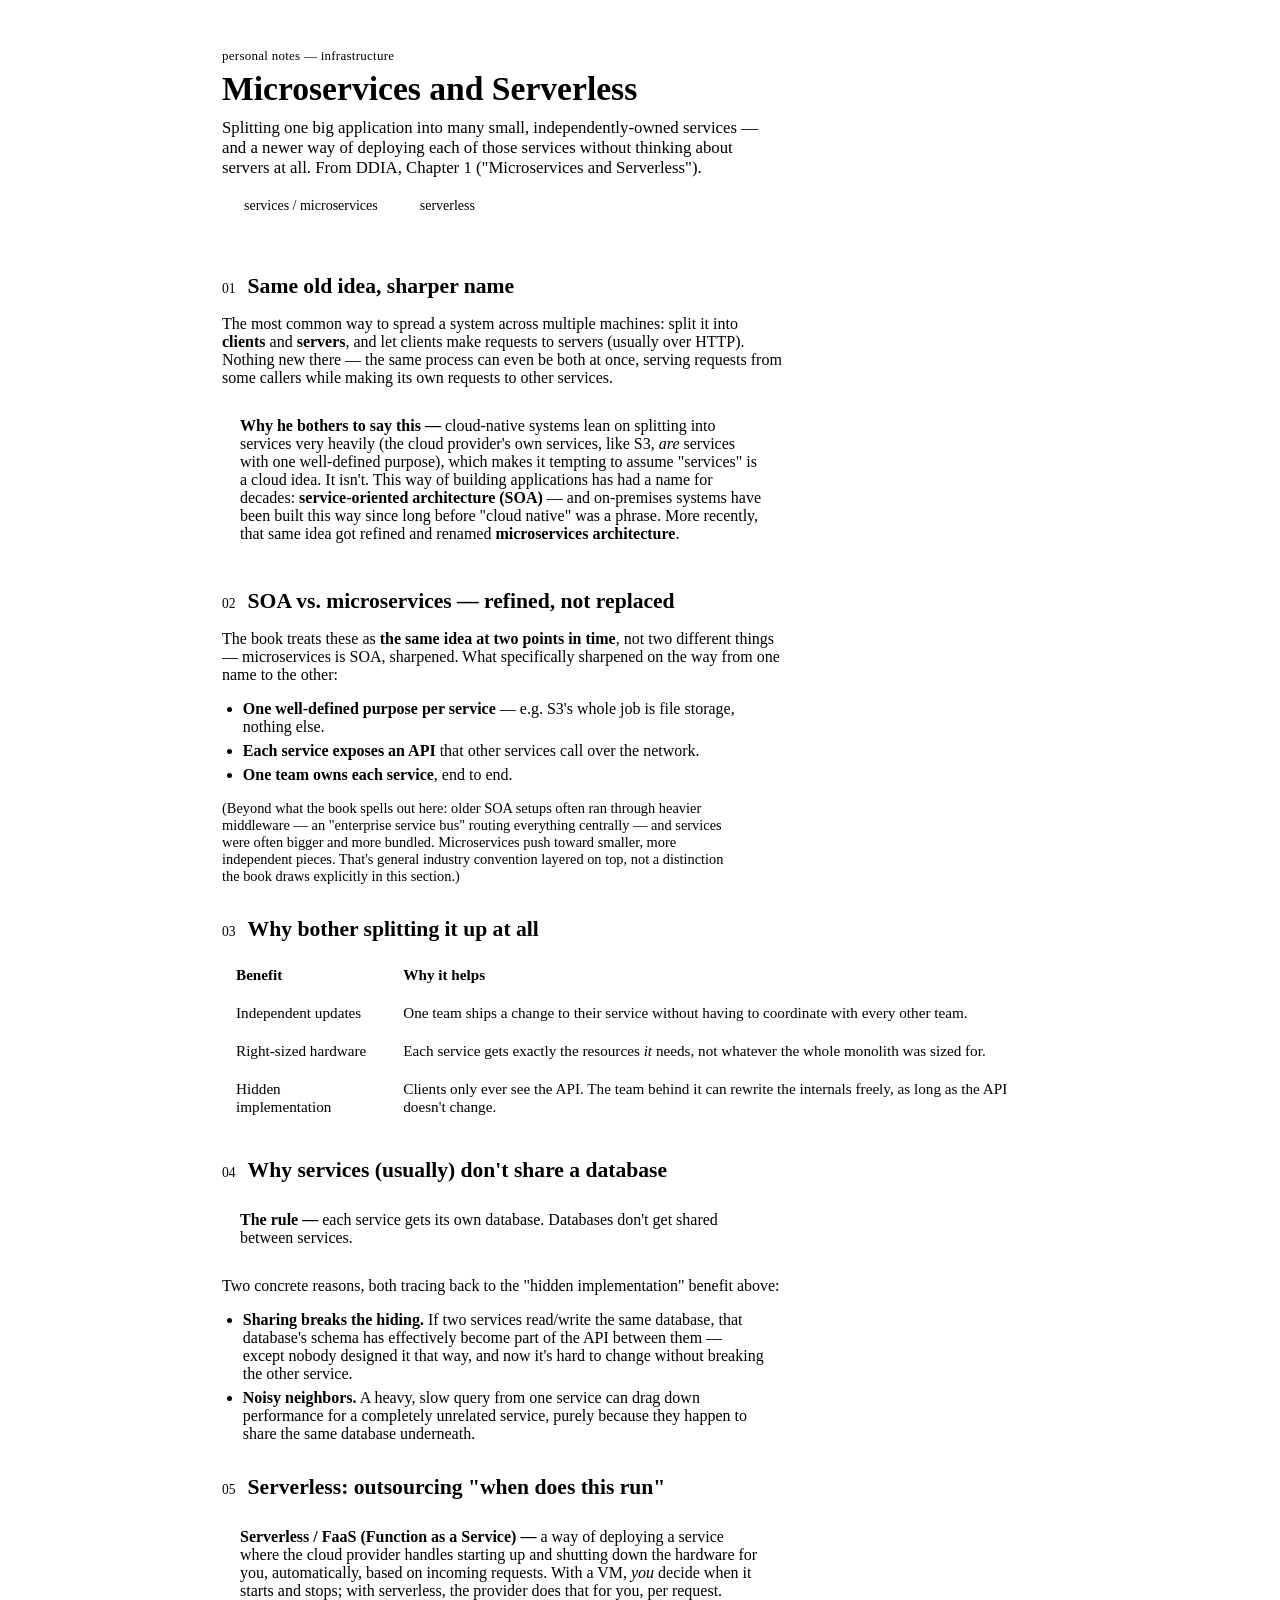
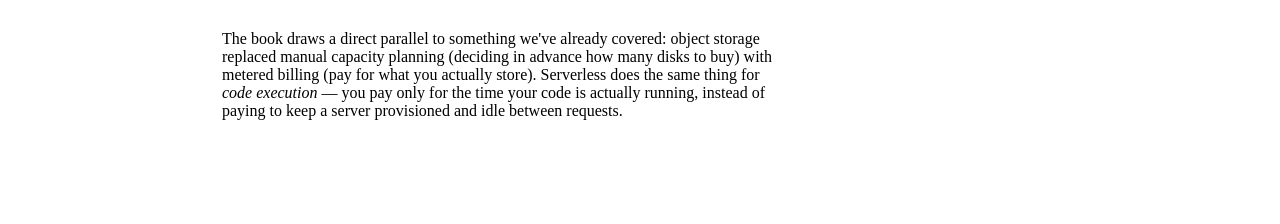
<file: docs/ddia/notes/ch01/microservices-and-serverless-notes.html>
<!DOCTYPE html>
<html lang="en">
<head>
<meta charset="UTF-8">
<meta name="viewport" content="width=device-width, initial-scale=1.0">
<title>Microservices and Serverless — Notes</title>
<style>
:host{ font-family:"Kalam","Comic Sans MS",cursive,sans-serif !important; font-size:23px !important; background-color:var(--note-paper,#FFFDF7) !important; background-image:linear-gradient(var(--note-rule,#E3EDF6) 1px, transparent 1px) !important; background-size:100% 1.8rem !important; }
:host h1, :host h2, :host h3, :host h4, :host h5, :host h6{ font-family:"Caveat","Comic Sans MS",cursive !important; font-weight:700 !important; letter-spacing:0.01em !important; }
:host > div{ max-width:none !important; }
:host h1, :host h2{ color:var(--note-heading, inherit) !important; }

  :host{
    --paper:#EDEFE9;
    --card:#F8F9F5;
    --ink:#1B2420;
    --ink-soft:#54615A;
    --rule:#C9CFC5;
    --service:#2F4858;
    --service-soft:#DCE3E6;
    --serverless:#7A5C3E;
    --serverless-soft:#EDE2D2;
    --gold:#B9862E;
    --gold-soft:#F1E4C4;
  }

  *{box-sizing:border-box;}

  :host{
    margin:0;
    background:var(--paper);
    color:var(--ink);
    font-size:17px;
    line-height:1.65;
    -webkit-font-smoothing:antialiased;
  }

  .wrap{max-width:900px;margin:0 auto;padding:40px 32px 64px;}

  .kicker{font-size:13px;letter-spacing:.02em;color:var(--ink-soft);margin:0 0 6px;}
  h1{font-size:2.1rem;margin:0 0 10px;}
  .lead{color:var(--ink-soft);font-size:1.05rem;max-width:66ch;margin:0 0 20px;}

  .legend{display:flex;gap:20px;flex-wrap:wrap;margin-bottom:24px;}
  .swatch{display:inline-flex;align-items:center;gap:8px;font-size:14px;}
  .swatch i{width:14px;height:14px;border-radius:3px;display:inline-block;}
  .swatch.service i{background:var(--service);}
  .swatch.serverless i{background:var(--serverless);}

  hr{border:none;border-top:1px solid var(--rule);margin:28px 0;}

  section{margin:32px 0;}
  h2{display:flex;gap:12px;align-items:baseline;font-size:1.35rem;margin:0 0 10px;}
  h2 .num{color:var(--ink-soft);font-size:.85rem;font-weight:normal;}

  p{max-width:70ch;}
  ul{max-width:68ch;padding-left:1.3rem;}
  li{margin:6px 0;}

  .def{
    background:var(--card);border:1px solid var(--rule);border-left:4px solid var(--service);
    border-radius:8px;padding:14px 18px;margin:14px 0;max-width:70ch;
  }
  .def.serverless{border-left-color:var(--serverless);}
  .def.aside{border-left-color:var(--gold);}
  .def b{color:var(--service);}
  .def.serverless b{color:var(--serverless);}
  .def.aside b{color:var(--gold);}

  table{width:100%;border-collapse:collapse;margin:14px 0;font-size:.95rem;background:var(--card);border-radius:8px;overflow:hidden;}
  th,td{text-align:left;padding:10px 14px;border-bottom:1px solid var(--rule);vertical-align:top;}
  thead th{background:var(--service-soft);color:var(--service);}
  tbody tr:last-child td{border-bottom:none;}

  .highlight{background:linear-gradient(transparent 55%, var(--gold-soft) 55%);padding:0 .1em;}

  .diagram{margin:18px 0;background:var(--card);border:1px solid var(--rule);border-radius:8px;padding:18px;}
  .diagram svg{width:100%;height:auto;max-width:760px;display:block;margin:0 auto;}
  .diagram-text{font-size:13px;}
  .caption{color:var(--ink-soft);font-size:.9rem;margin-top:10px;max-width:70ch;}

  @media (max-width:640px){
    .wrap{padding:28px 18px 48px;}
  }
:host(.dark){ --service:#86959e; --service-soft:rgba(47,72,88,.22); --serverless:#b2a08f; --serverless-soft:rgba(122,92,62,.22); --gold:#d6b986; --gold-soft:rgba(185,134,46,.22); --paper:#0d1224; --card:#ffffff10; --ink:#eaeef8; --ink-soft:#a9b2c7; --rule:#ffffff29 }
</style>
</head>
<body>
<div class="wrap">

  <p class="kicker">personal notes — infrastructure</p>
  <h1>Microservices and Serverless</h1>
  <p class="lead">
    Splitting one big application into many small, independently-owned
    services — and a newer way of deploying each of those services without
    thinking about servers at all. From DDIA, Chapter 1
    ("Microservices and Serverless").
  </p>

  <div class="legend">
    <span class="swatch service"><i></i> services / microservices</span>
    <span class="swatch serverless"><i></i> serverless</span>
  </div>

  <hr>

  <section>
    <h2><span class="num">01</span> Same old idea, sharper name</h2>
    <p>
      The most common way to spread a system across multiple machines:
      split it into <b>clients</b> and <b>servers</b>, and let clients make
      requests to servers (usually over HTTP). Nothing new there — the same
      process can even be both at once, serving requests from some callers
      while making its own requests to other services.
    </p>
    <div class="def aside">
      <b>Why he bothers to say this —</b> cloud-native systems lean on
      splitting into services very heavily (the cloud provider's own
      services, like S3, <em>are</em> services with one well-defined
      purpose), which makes it tempting to assume "services" is a cloud
      idea. It isn't. This way of building applications has had a name
      for decades: <b>service-oriented architecture (SOA)</b> — and
      on-premises systems have been built this way since long before
      "cloud native" was a phrase. More recently, that same idea got
      refined and renamed <b>microservices architecture</b>.
    </div>
  </section>

  <section>
    <h2><span class="num">02</span> SOA vs. microservices — refined, not replaced</h2>
    <p>
      The book treats these as <b>the same idea at two points in time</b>,
      not two different things — microservices is SOA, sharpened. What
      specifically sharpened on the way from one name to the other:
    </p>
    <ul>
      <li><b>One well-defined purpose per service</b> — e.g. S3's whole job is file storage, nothing else.</li>
      <li><b>Each service exposes an API</b> that other services call over the network.</li>
      <li><b>One team owns each service</b>, end to end.</li>
    </ul>
    <p class="caption">
      (Beyond what the book spells out here: older SOA setups often ran
      through heavier middleware — an "enterprise service bus" routing
      everything centrally — and services were often bigger and more
      bundled. Microservices push toward smaller, more independent pieces.
      That's general industry convention layered on top, not a distinction
      the book draws explicitly in this section.)
    </p>
  </section>

  <section>
    <h2><span class="num">03</span> Why bother splitting it up at all</h2>
    <table>
      <thead><tr><th>Benefit</th><th>Why it helps</th></tr></thead>
      <tbody>
        <tr>
          <td>Independent updates</td>
          <td>One team ships a change to their service without having to coordinate with every other team.</td>
        </tr>
        <tr>
          <td>Right-sized hardware</td>
          <td>Each service gets exactly the resources <em>it</em> needs, not whatever the whole monolith was sized for.</td>
        </tr>
        <tr>
          <td>Hidden implementation</td>
          <td>Clients only ever see the API. The team behind it can rewrite the internals freely, as long as the API doesn't change.</td>
        </tr>
      </tbody>
    </table>
  </section>

  <section>
    <h2><span class="num">04</span> Why services (usually) don't share a database</h2>
    <div class="def aside">
      <b>The rule —</b> each service gets its own database. Databases
      don't get shared between services.
    </div>
    <p>Two concrete reasons, both tracing back to the "hidden implementation" benefit above:</p>
    <ul>
      <li>
        <b>Sharing breaks the hiding.</b> If two services read/write the
        same database, that database's schema has effectively become part
        of the API between them — except nobody designed it that way, and
        now it's hard to change without breaking the other service.
      </li>
      <li>
        <b>Noisy neighbors.</b> A heavy, slow query from one service can
        drag down performance for a completely unrelated service, purely
        because they happen to share the same database underneath.
      </li>
    </ul>
  </section>

  <section>
    <h2><span class="num">05</span> Serverless: outsourcing "when does this run"</h2>
    <div class="def serverless">
      <b>Serverless / FaaS (Function as a Service) —</b> a way of deploying
      a service where the cloud provider handles starting up and shutting
      down the hardware for you, automatically, based on incoming
      requests. With a VM, <em>you</em> decide when it starts and stops;
      with serverless, the provider does that for you, per request.
    </div>
    <p>
      The book draws a direct parallel to something we've already covered:
      object storage replaced manual capacity planning (deciding in
      advance how many disks to buy) with metered billing (pay for what
      you actually store). Serverless does the same thing for <em>code
      execution</em> — you pay only for the time your code is actually
      running, instead of paying to keep a server provisioned and idle
      between requests.
    </p>
  </section>

</div>
</body>
</html>
</file>
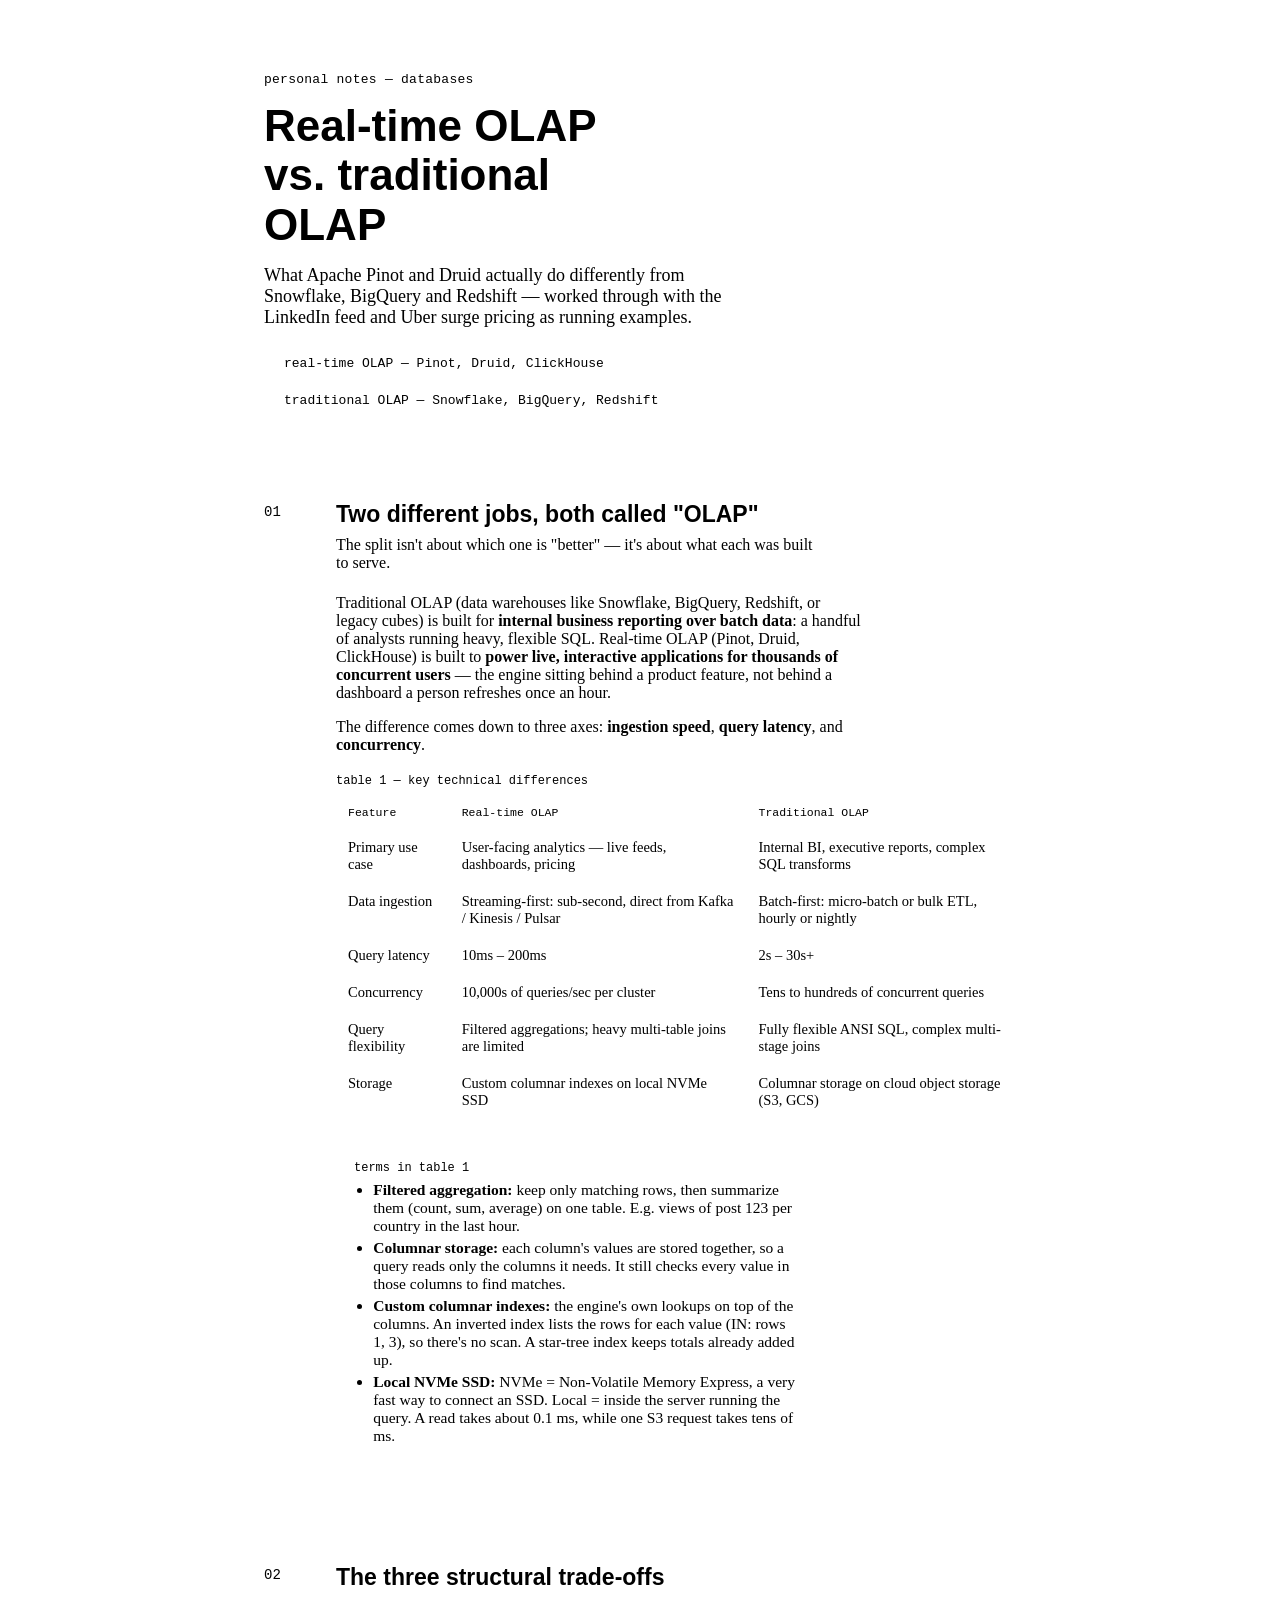
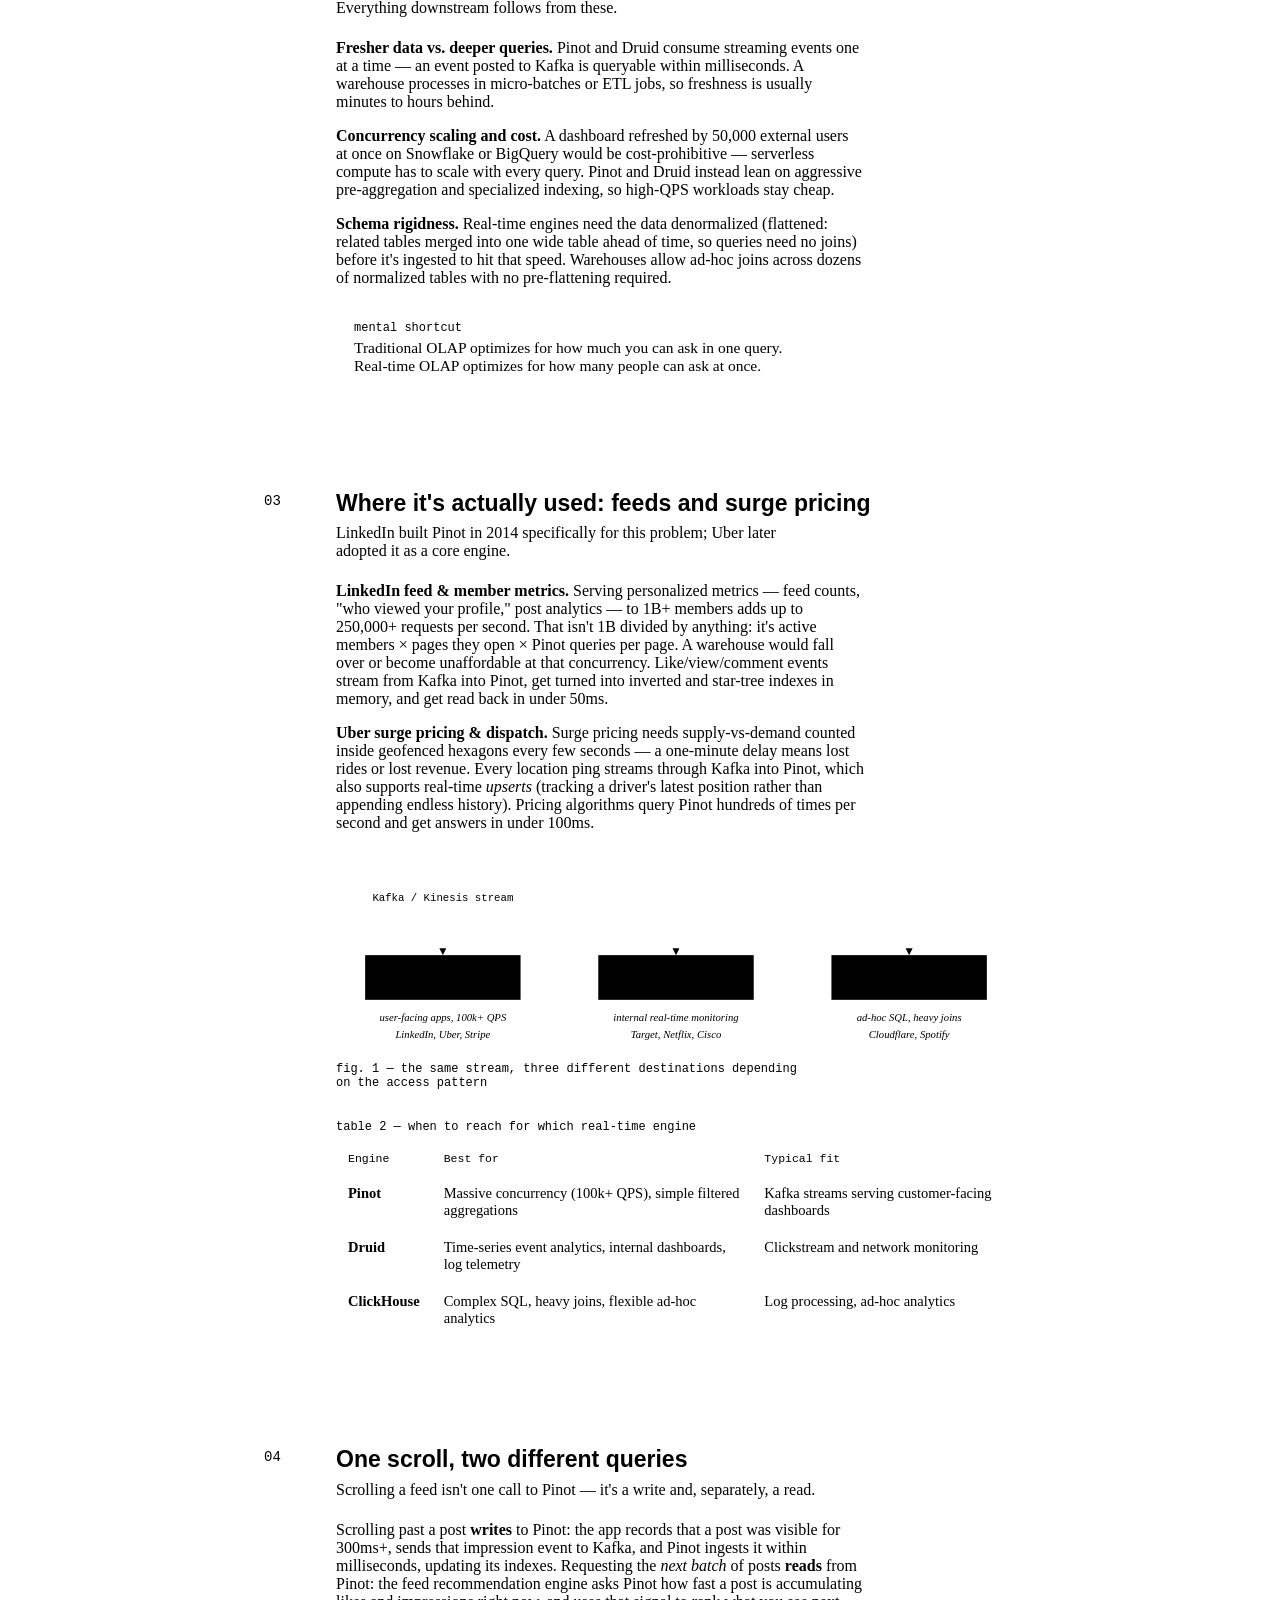
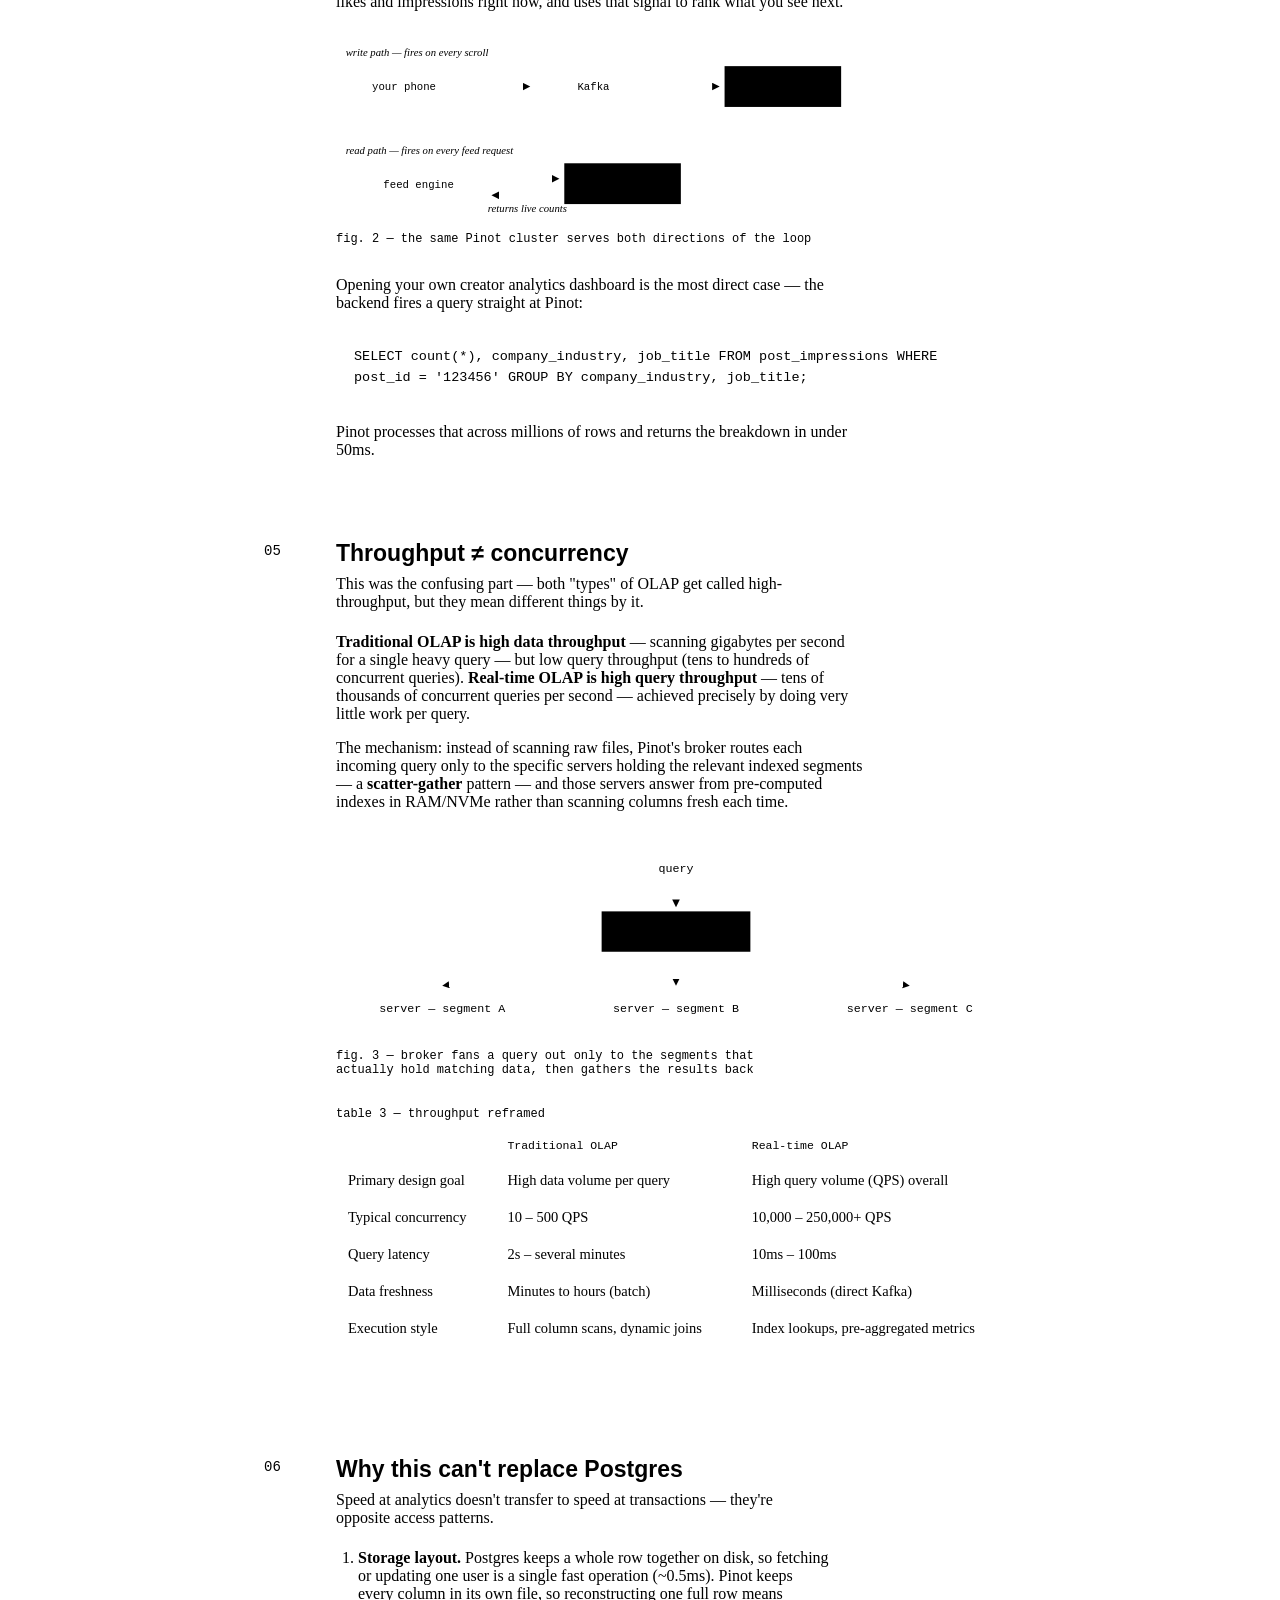
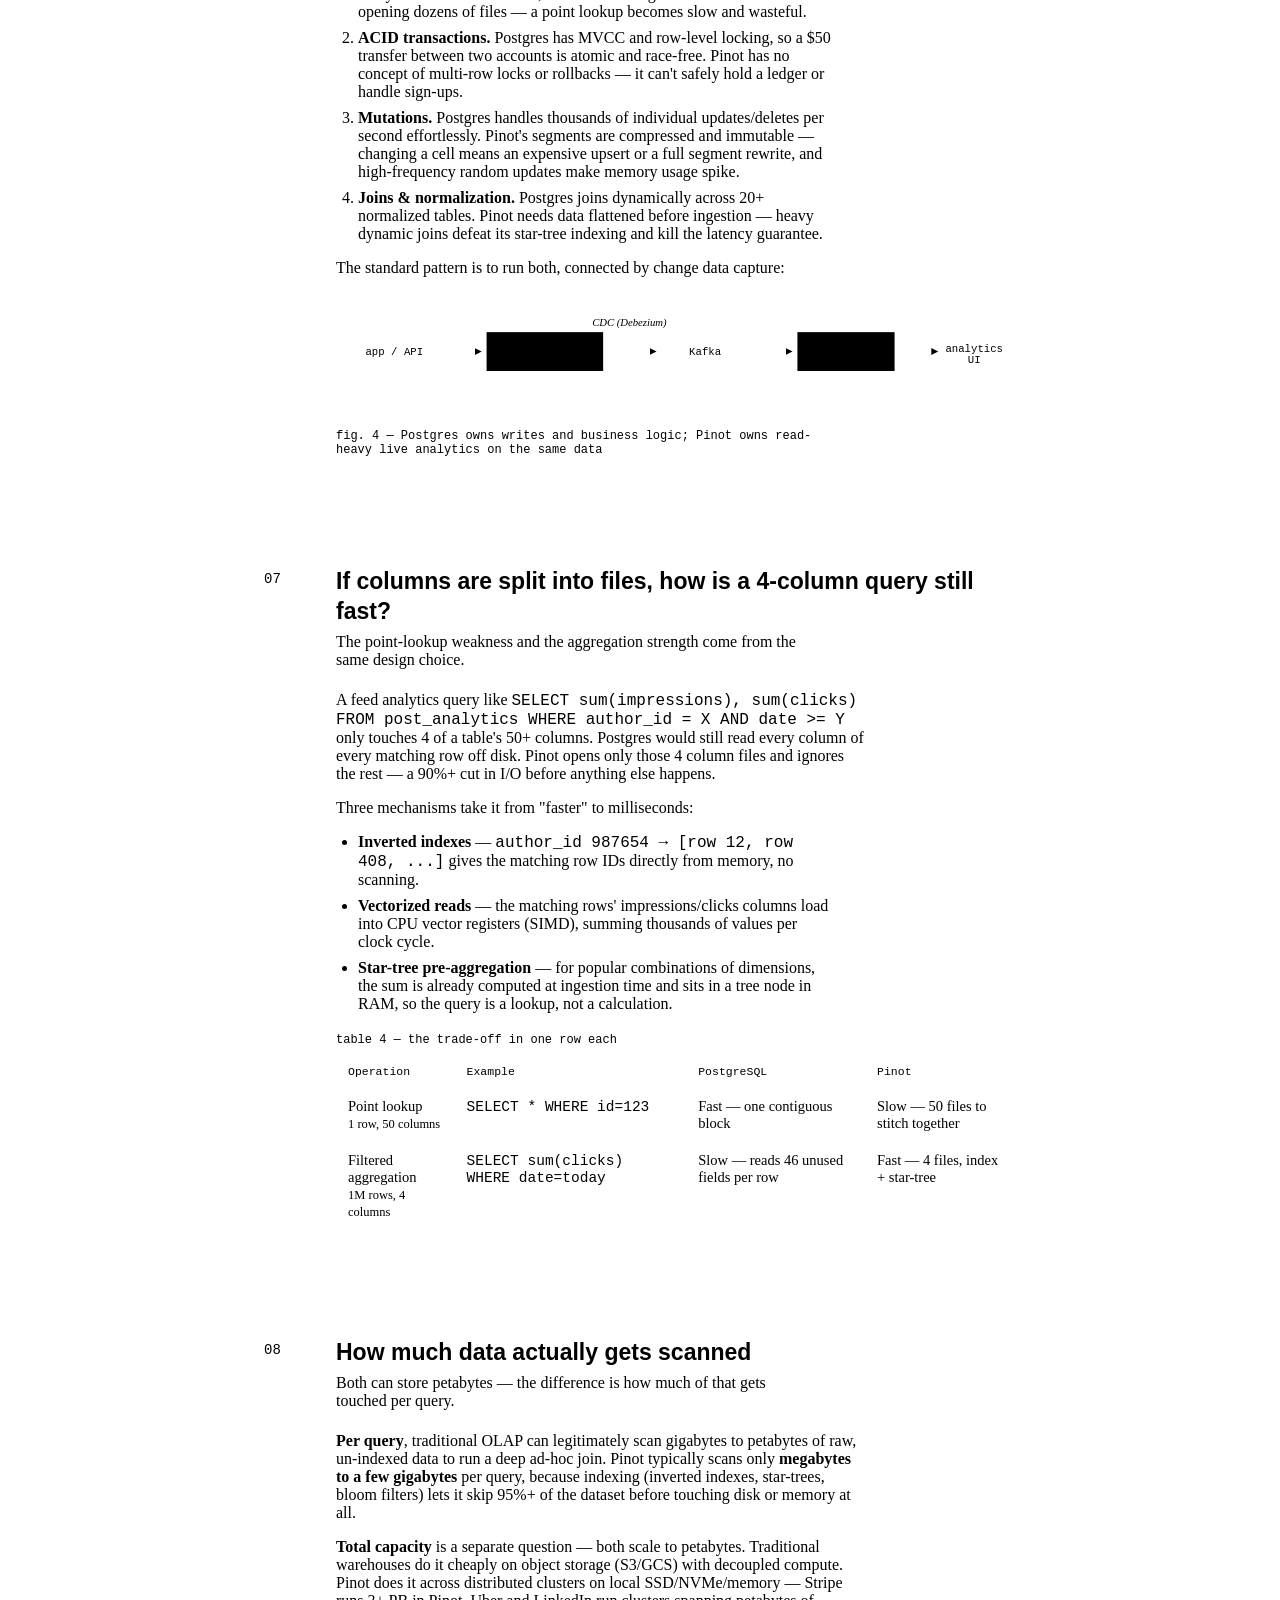
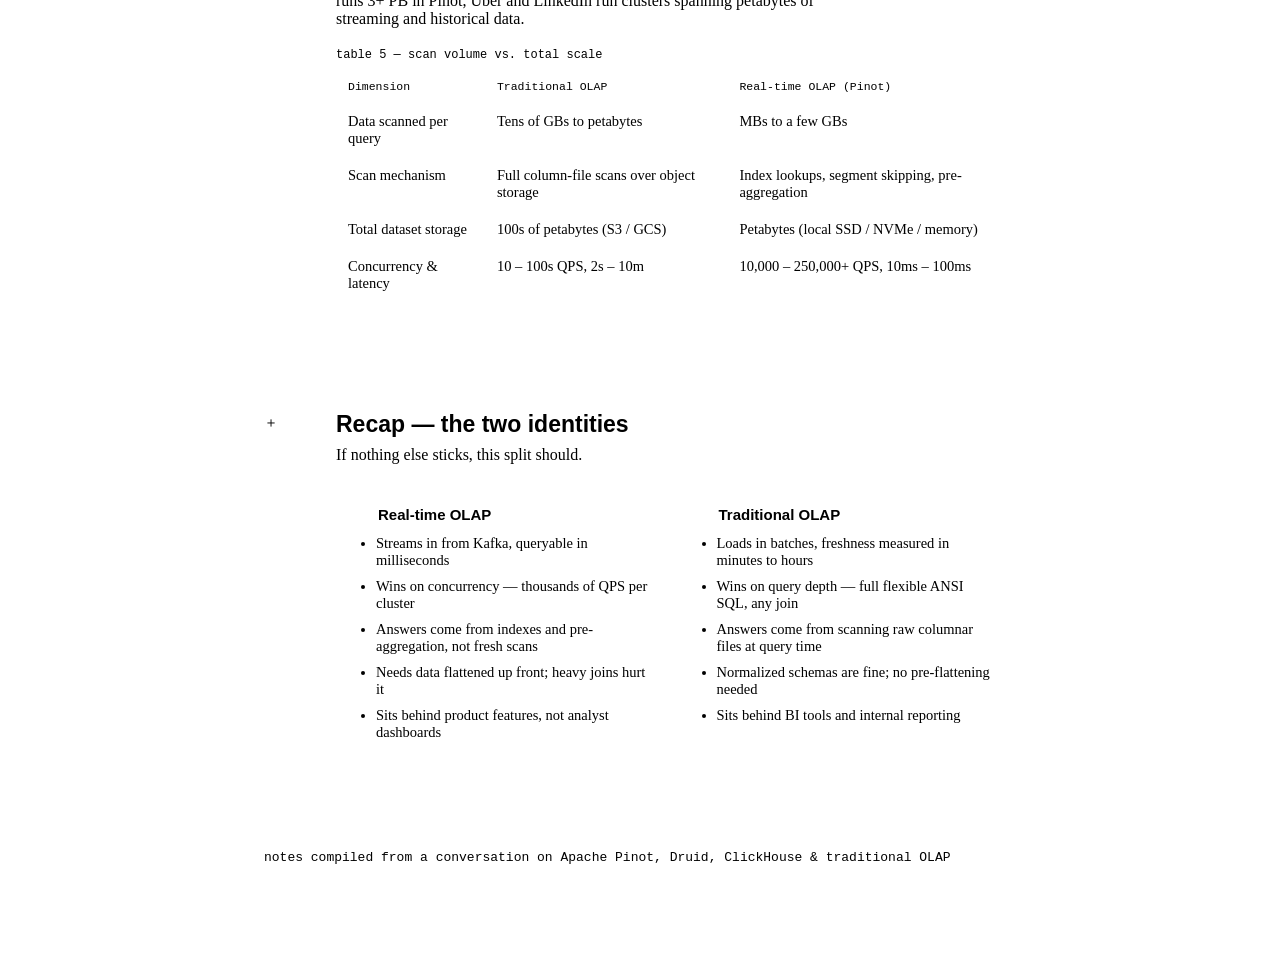
<file: docs/ddia/notes/ch01/pinot-vs-traditional-olap-notes.html>
<!DOCTYPE html>
<html lang="en">
<head>
<meta charset="UTF-8">
<meta name="viewport" content="width=device-width, initial-scale=1.0">
<title>Real-Time OLAP vs. Traditional OLAP — Notes</title>



<style>
:host{ font-family:"Kalam","Comic Sans MS",cursive,sans-serif !important; font-size:23px !important; background-color:var(--note-paper,#FFFDF7) !important; background-image:linear-gradient(var(--note-rule,#E3EDF6) 1px, transparent 1px) !important; background-size:100% 1.8rem !important; }
:host h1, :host h2, :host h3, :host h4, :host h5, :host h6{ font-family:"Caveat","Comic Sans MS",cursive !important; font-weight:700 !important; letter-spacing:0.01em !important; }
:host > div{ max-width:none !important; }
:host h1, :host h2{ color:var(--note-heading, inherit) !important; }
:host{
    --paper:#EDEFE9;
    --card:#F8F9F5;
    --ink:#1B2420;
    --ink-soft:#54615A;
    --rule:#C9CFC5;
    --realtime:#B5502A;
    --realtime-soft:#F1DFD1;
    --batch:#2F4858;
    --batch-soft:#DCE3E6;
    --gold:#B9862E;
    --gold-soft:#F1E4C4;
  }

  *{box-sizing:border-box;}

  :host{
    margin:0;
    background:var(--paper);
    color:var(--ink);
    font-family:'Source Serif 4', Georgia, serif;
    font-size:17px;
    line-height:1.65;
    -webkit-font-smoothing:antialiased;
  }

  h1,h2,h3,.mono{
    font-family:'Space Grotesk', sans-serif;
  }

  code, .code, table th, .tag, .fig-caption, .stat, .rail-num{
    font-family:'IBM Plex Mono', monospace;
  }

  a{color:var(--batch);}

  .wrap{
    max-width:800px;
    margin:0 auto;
    padding:0 24px 96px;
  }

  header.hero{
    padding:64px 0 40px;
    border-bottom:1px solid var(--rule);
    margin-bottom:12px;
  }

  header.hero .kicker{
    font-family:'IBM Plex Mono', monospace;
    font-size:13px;
    color:var(--ink-soft);
    letter-spacing:.02em;
    margin:0 0 14px;
  }

  header.hero h1{
    font-size:clamp(30px, 5vw, 44px);
    line-height:1.12;
    margin:0 0 16px;
    font-weight:600;
    max-width:15ch;
  }

  header.hero p{
    max-width:56ch;
    color:var(--ink-soft);
    font-size:18px;
    margin:0;
  }

  header.hero .legend{
    display:flex;
    gap:22px;
    margin-top:28px;
    flex-wrap:wrap;
  }

  .legend-item{
    display:flex;
    align-items:center;
    gap:8px;
    font-family:'IBM Plex Mono', monospace;
    font-size:13px;
    color:var(--ink-soft);
  }

  .swatch{
    width:12px;height:12px;
    border-radius:2px;
    display:inline-block;
  }

  .swatch.realtime{background:var(--realtime);}
  .swatch.batch{background:var(--batch);}

  section.entry{
    display:grid;
    grid-template-columns:52px 1fr;
    column-gap:20px;
    border-top:1px solid var(--rule);
    padding:40px 0;
  }

  section.entry:last-of-type{
    border-bottom:1px solid var(--rule);
  }

  .rail{
    position:relative;
  }

  .rail-num{
    font-size:14px;
    color:var(--ink-soft);
    padding-top:4px;
  }

  .entry h2{
    font-size:23px;
    font-weight:600;
    margin:0 0 6px;
    line-height:1.3;
  }

  .entry .lede{
    color:var(--ink-soft);
    font-size:16px;
    margin:0 0 22px;
    max-width:60ch;
  }

  .entry p{
    margin:0 0 16px;
    max-width:66ch;
  }

  .entry p:last-child{margin-bottom:0;}

  .entry ul, .entry ol{
    margin:0 0 16px;
    padding-left:22px;
    max-width:62ch;
  }

  .entry li{margin-bottom:8px;}

  strong{font-weight:600;}

  .callout{
    background:var(--card);
    border-left:3px solid var(--gold);
    padding:14px 18px;
    margin:20px 0;
    font-size:15.5px;
    color:var(--ink);
    max-width:62ch;
  }

  .callout ul{margin:6px 0 0;padding-left:1.2rem;}
  .callout li{margin:4px 0;}

  .callout .label{
    font-family:'IBM Plex Mono', monospace;
    font-size:12px;
    color:var(--gold);
    display:block;
    margin-bottom:4px;
  }

  table{
    border-collapse:collapse;
    width:100%;
    margin:20px 0 28px;
    font-size:14.5px;
    background:var(--card);
  }

  caption{
    text-align:left;
    font-family:'IBM Plex Mono', monospace;
    font-size:12px;
    color:var(--ink-soft);
    margin-bottom:8px;
    caption-side:top;
  }

  th, td{
    text-align:left;
    padding:10px 12px;
    border-bottom:1px solid var(--rule);
    vertical-align:top;
  }

  th{
    font-size:11.5px;
    font-weight:500;
    color:var(--ink-soft);
    border-bottom:1px solid var(--ink);
    white-space:nowrap;
  }

  td.rt{border-left:3px solid var(--realtime);}
  td.tr{border-left:3px solid var(--batch);}

  .code-block{
    background:#20281F0D;
    background:var(--card);
    border:1px solid var(--rule);
    padding:16px 18px;
    font-family:'IBM Plex Mono', monospace;
    font-size:13.5px;
    line-height:1.6;
    overflow-x:auto;
    margin:18px 0;
    color:var(--ink);
  }

  .fig{
    margin:26px 0 30px;
  }

  .fig svg{
    width:100%;
    height:auto;
    display:block;
  }

  .fig-caption{
    font-size:12px;
    color:var(--ink-soft);
    margin-top:8px;
  }

  .diagram-text{
    font-family:'IBM Plex Mono', monospace;
    font-size:11px;
  }

  .diagram-label{
    font-family:'Source Serif 4', serif;
    font-style:italic;
    font-size:11px;
    fill:var(--ink-soft);
  }

  .recap{
    display:grid;
    grid-template-columns:1fr 1fr;
    gap:1px;
    background:var(--rule);
    margin-top:12px;
    border:1px solid var(--rule);
  }

  .recap-col{
    background:var(--card);
    padding:20px 22px;
  }

  .recap-col h3{
    font-size:15px;
    margin:0 0 12px;
    display:flex;
    align-items:center;
    gap:8px;
  }

  .recap-col ul{
    margin:0;
    padding-left:18px;
    font-size:14.5px;
  }

  .recap-col li{margin-bottom:9px;}

  footer{
    margin-top:40px;
    color:var(--ink-soft);
    font-size:13px;
    font-family:'IBM Plex Mono', monospace;
  }

  @media (max-width:640px){
    section.entry{
      grid-template-columns:32px 1fr;
      column-gap:12px;
    }
    .recap{grid-template-columns:1fr;}
    :host{font-size:16px;}
  }
:host(.dark){ --realtime:#d49a83; --realtime-soft:rgba(181,80,42,.22); --batch:#86959e; --batch-soft:rgba(47,72,88,.22); --gold:#d6b986; --gold-soft:rgba(185,134,46,.22); --paper:#0d1224; --card:#ffffff10; --ink:#eaeef8; --ink-soft:#a9b2c7; --rule:#ffffff29 }
</style>
</head>
<body>
<div class="wrap">

  <header class="hero">
    <p class="kicker">personal notes — databases</p>
    <h1>Real-time OLAP vs. traditional OLAP</h1>
    <p>What Apache Pinot and Druid actually do differently from Snowflake, BigQuery and Redshift — worked through with the LinkedIn feed and Uber surge pricing as running examples.</p>
    <div class="legend">
      <span class="legend-item"><span class="swatch realtime"></span>real-time OLAP — Pinot, Druid, ClickHouse</span>
      <span class="legend-item"><span class="swatch batch"></span>traditional OLAP — Snowflake, BigQuery, Redshift</span>
    </div>
  </header>

  <!-- 01 -->
  <section class="entry">
    <div class="rail"><div class="rail-num">01</div></div>
    <div class="content">
      <h2>Two different jobs, both called "OLAP"</h2>
      <p class="lede">The split isn't about which one is "better" — it's about what each was built to serve.</p>
      <p>Traditional OLAP (data warehouses like Snowflake, BigQuery, Redshift, or legacy cubes) is built for <strong>internal business reporting over batch data</strong>: a handful of analysts running heavy, flexible SQL. Real-time OLAP (Pinot, Druid, ClickHouse) is built to <strong>power live, interactive applications for thousands of concurrent users</strong> — the engine sitting behind a product feature, not behind a dashboard a person refreshes once an hour.</p>
      <p>The difference comes down to three axes: <strong>ingestion speed</strong>, <strong>query latency</strong>, and <strong>concurrency</strong>.</p>

      <table>
        <caption>table 1 — key technical differences</caption>
        <thead>
          <tr><th>Feature</th><th>Real-time OLAP</th><th>Traditional OLAP</th></tr>
        </thead>
        <tbody>
          <tr><td>Primary use case</td><td class="rt">User-facing analytics — live feeds, dashboards, pricing</td><td class="tr">Internal BI, executive reports, complex SQL transforms</td></tr>
          <tr><td>Data ingestion</td><td class="rt">Streaming-first: sub-second, direct from Kafka / Kinesis / Pulsar</td><td class="tr">Batch-first: micro-batch or bulk ETL, hourly or nightly</td></tr>
          <tr><td>Query latency</td><td class="rt">10ms – 200ms</td><td class="tr">2s – 30s+</td></tr>
          <tr><td>Concurrency</td><td class="rt">10,000s of queries/sec per cluster</td><td class="tr">Tens to hundreds of concurrent queries</td></tr>
          <tr><td>Query flexibility</td><td class="rt">Filtered aggregations; heavy multi-table joins are limited</td><td class="tr">Fully flexible ANSI SQL, complex multi-stage joins</td></tr>
          <tr><td>Storage</td><td class="rt">Custom columnar indexes on local NVMe SSD</td><td class="tr">Columnar storage on cloud object storage (S3, GCS)</td></tr>
        </tbody>
      </table>

      <div class="callout">
        <span class="label">terms in table 1</span>
        <ul>
          <li><strong>Filtered aggregation:</strong> keep only matching rows, then summarize them (count, sum, average) on one table. E.g. views of post 123 per country in the last hour.</li>
          <li><strong>Columnar storage:</strong> each column's values are stored together, so a query reads only the columns it needs. It still checks every value in those columns to find matches.</li>
          <li><strong>Custom columnar indexes:</strong> the engine's own lookups on top of the columns. An inverted index lists the rows for each value (IN: rows 1, 3), so there's no scan. A star-tree index keeps totals already added up.</li>
          <li><strong>Local NVMe SSD:</strong> NVMe = Non-Volatile Memory Express, a very fast way to connect an SSD. Local = inside the server running the query. A read takes about 0.1 ms, while one S3 request takes tens of ms.</li>
        </ul>
      </div>
    </div>
  </section>

  <!-- 02 -->
  <section class="entry">
    <div class="rail"><div class="rail-num">02</div></div>
    <div class="content">
      <h2>The three structural trade-offs</h2>
      <p class="lede">Everything downstream follows from these.</p>

      <p><strong>Fresher data vs. deeper queries.</strong> Pinot and Druid consume streaming events one at a time — an event posted to Kafka is queryable within milliseconds. A warehouse processes in micro-batches or ETL jobs, so freshness is usually minutes to hours behind.</p>

      <p><strong>Concurrency scaling and cost.</strong> A dashboard refreshed by 50,000 external users at once on Snowflake or BigQuery would be cost-prohibitive — serverless compute has to scale with every query. Pinot and Druid instead lean on aggressive pre-aggregation and specialized indexing, so high-QPS workloads stay cheap.</p>

      <p><strong>Schema rigidness.</strong> Real-time engines need the data denormalized (flattened: related tables merged into one wide table ahead of time, so queries need no joins) before it's ingested to hit that speed. Warehouses allow ad-hoc joins across dozens of normalized tables with no pre-flattening required.</p>

      <div class="callout">
        <span class="label">mental shortcut</span>
        Traditional OLAP optimizes for how much you can ask in one query. Real-time OLAP optimizes for how many people can ask at once.
      </div>
    </div>
  </section>

  <!-- 03 -->
  <section class="entry">
    <div class="rail"><div class="rail-num">03</div></div>
    <div class="content">
      <h2>Where it's actually used: feeds and surge pricing</h2>
      <p class="lede">LinkedIn built Pinot in 2014 specifically for this problem; Uber later adopted it as a core engine.</p>

      <p><strong>LinkedIn feed & member metrics.</strong> Serving personalized metrics — feed counts, "who viewed your profile," post analytics — to 1B+ members adds up to 250,000+ requests per second. That isn't 1B divided by anything: it's active members × pages they open × Pinot queries per page. A warehouse would fall over or become unaffordable at that concurrency. Like/view/comment events stream from Kafka into Pinot, get turned into inverted and star-tree indexes in memory, and get read back in under 50ms.</p>

      <p><strong>Uber surge pricing & dispatch.</strong> Surge pricing needs supply-vs-demand counted inside geofenced hexagons every few seconds — a one-minute delay means lost rides or lost revenue. Every location ping streams through Kafka into Pinot, which also supports real-time <em>upserts</em> (tracking a driver's latest position rather than appending endless history). Pricing algorithms query Pinot hundreds of times per second and get answers in under 100ms.</p>

      <div class="fig">
        <svg viewBox="0 0 700 210" xmlns="http://www.w3.org/2000/svg">
          <defs>
            <marker id="a1" markerWidth="8" markerHeight="8" refX="6" refY="3" orient="auto"><path d="M0,0 L6,3 L0,6 Z" fill="var(--ink-soft)"/></marker>
          </defs>
          <rect x="20" y="20" width="180" height="40" fill="none" stroke="var(--ink)" stroke-width="1.4"/>
          <text x="110" y="44" text-anchor="middle" class="diagram-text" fill="var(--ink)">Kafka / Kinesis stream</text>
          <line x1="110" y1="60" x2="110" y2="88" stroke="var(--ink-soft)" stroke-width="1.2"/>
          <line x1="110" y1="88" x2="110" y2="100" stroke="var(--ink-soft)" stroke-width="1.2" marker-end="url(#a1)"/>

          <line x1="110" y1="88" x2="350" y2="88" stroke="var(--ink-soft)" stroke-width="1.2"/>
          <line x1="110" y1="88" x2="590" y2="88" stroke="var(--ink-soft)" stroke-width="1.2"/>
          <line x1="350" y1="88" x2="350" y2="100" stroke="var(--ink-soft)" stroke-width="1.2" marker-end="url(#a1)"/>
          <line x1="590" y1="88" x2="590" y2="100" stroke="var(--ink-soft)" stroke-width="1.2" marker-end="url(#a1)"/>

          <rect x="30" y="100" width="160" height="46" fill="var(--realtime-soft)" stroke="var(--realtime)" stroke-width="1.4"/>
          <text x="110" y="128" text-anchor="middle" class="diagram-text" fill="var(--ink)">PINOT</text>

          <rect x="270" y="100" width="160" height="46" fill="var(--batch-soft)" stroke="var(--batch)" stroke-width="1.4"/>
          <text x="350" y="128" text-anchor="middle" class="diagram-text" fill="var(--ink)">DRUID</text>

          <rect x="510" y="100" width="160" height="46" fill="var(--gold-soft)" stroke="var(--gold)" stroke-width="1.4"/>
          <text x="590" y="128" text-anchor="middle" class="diagram-text" fill="var(--ink)">CLICKHOUSE</text>

          <text x="110" y="168" text-anchor="middle" class="diagram-label">user-facing apps, 100k+ QPS</text>
          <text x="350" y="168" text-anchor="middle" class="diagram-label">internal real-time monitoring</text>
          <text x="590" y="168" text-anchor="middle" class="diagram-label">ad-hoc SQL, heavy joins</text>

          <text x="110" y="185" text-anchor="middle" class="diagram-label">LinkedIn, Uber, Stripe</text>
          <text x="350" y="185" text-anchor="middle" class="diagram-label">Target, Netflix, Cisco</text>
          <text x="590" y="185" text-anchor="middle" class="diagram-label">Cloudflare, Spotify</text>
        </svg>
        <p class="fig-caption">fig. 1 — the same stream, three different destinations depending on the access pattern</p>
      </div>

      <table>
        <caption>table 2 — when to reach for which real-time engine</caption>
        <thead><tr><th>Engine</th><th>Best for</th><th>Typical fit</th></tr></thead>
        <tbody>
          <tr><td class="rt"><strong>Pinot</strong></td><td>Massive concurrency (100k+ QPS), simple filtered aggregations</td><td>Kafka streams serving customer-facing dashboards</td></tr>
          <tr><td class="rt"><strong>Druid</strong></td><td>Time-series event analytics, internal dashboards, log telemetry</td><td>Clickstream and network monitoring</td></tr>
          <tr><td class="rt"><strong>ClickHouse</strong></td><td>Complex SQL, heavy joins, flexible ad-hoc analytics</td><td>Log processing, ad-hoc analytics</td></tr>
        </tbody>
      </table>
    </div>
  </section>

  <!-- 04 -->
  <section class="entry">
    <div class="rail"><div class="rail-num">04</div></div>
    <div class="content">
      <h2>One scroll, two different queries</h2>
      <p class="lede">Scrolling a feed isn't one call to Pinot — it's a write and, separately, a read.</p>

      <p>Scrolling past a post <strong>writes</strong> to Pinot: the app records that a post was visible for 300ms+, sends that impression event to Kafka, and Pinot ingests it within milliseconds, updating its indexes. Requesting the <em>next batch</em> of posts <strong>reads</strong> from Pinot: the feed recommendation engine asks Pinot how fast a post is accumulating likes and impressions right now, and uses that signal to rank what you see next.</p>

      <div class="fig">
        <svg viewBox="0 0 700 200" xmlns="http://www.w3.org/2000/svg">
          <defs>
            <marker id="a2" markerWidth="8" markerHeight="8" refX="6" refY="3" orient="auto"><path d="M0,0 L6,3 L0,6 Z" fill="var(--realtime)"/></marker>
            <marker id="a3" markerWidth="8" markerHeight="8" refX="6" refY="3" orient="auto"><path d="M0,0 L6,3 L0,6 Z" fill="var(--batch)"/></marker>
          </defs>

          <text x="10" y="20" class="diagram-label">write path — fires on every scroll</text>
          <rect x="10" y="30" width="120" height="42" fill="none" stroke="var(--ink)" stroke-width="1.3"/>
          <text x="70" y="55" text-anchor="middle" class="diagram-text">your phone</text>
          <line x1="130" y1="51" x2="200" y2="51" stroke="var(--realtime)" stroke-width="1.3" marker-end="url(#a2)"/>
          <rect x="205" y="30" width="120" height="42" fill="none" stroke="var(--ink)" stroke-width="1.3"/>
          <text x="265" y="55" text-anchor="middle" class="diagram-text">Kafka</text>
          <line x1="325" y1="51" x2="395" y2="51" stroke="var(--realtime)" stroke-width="1.3" marker-end="url(#a2)"/>
          <rect x="400" y="30" width="120" height="42" fill="var(--realtime-soft)" stroke="var(--realtime)" stroke-width="1.4"/>
          <text x="460" y="55" text-anchor="middle" class="diagram-text">Pinot (write)</text>

          <text x="10" y="120" class="diagram-label">read path — fires on every feed request</text>
          <rect x="10" y="130" width="150" height="42" fill="none" stroke="var(--ink)" stroke-width="1.3"/>
          <text x="85" y="155" text-anchor="middle" class="diagram-text">feed engine</text>
          <line x1="160" y1="146" x2="230" y2="146" stroke="var(--batch)" stroke-width="1.3" marker-end="url(#a3)"/>
          <rect x="235" y="130" width="120" height="42" fill="var(--realtime-soft)" stroke="var(--realtime)" stroke-width="1.4"/>
          <text x="295" y="155" text-anchor="middle" class="diagram-text">Pinot (read)</text>
          <line x1="235" y1="163" x2="160" y2="163" stroke="var(--batch)" stroke-width="1.3" marker-end="url(#a3)"/>
          <text x="197" y="180" text-anchor="middle" class="diagram-label" font-size="10">returns live counts</text>
          <line x1="10" y1="151" x2="10" y2="151" stroke="none"/>
          <line x1="355" y1="141" x2="430" y2="120" stroke="var(--batch)" stroke-width="1.3" stroke-dasharray="2 2"/>
        </svg>
        <p class="fig-caption">fig. 2 — the same Pinot cluster serves both directions of the loop</p>
      </div>

      <p>Opening your own creator analytics dashboard is the most direct case — the backend fires a query straight at Pinot:</p>

      <div class="code-block">SELECT count(*), company_industry, job_title
FROM post_impressions
WHERE post_id = '123456'
GROUP BY company_industry, job_title;</div>

      <p>Pinot processes that across millions of rows and returns the breakdown in under 50ms.</p>
    </div>
  </section>

  <!-- 05 -->
  <section class="entry">
    <div class="rail"><div class="rail-num">05</div></div>
    <div class="content">
      <h2>Throughput ≠ concurrency</h2>
      <p class="lede">This was the confusing part — both "types" of OLAP get called high-throughput, but they mean different things by it.</p>

      <p><strong>Traditional OLAP is high data throughput</strong> — scanning gigabytes per second for a single heavy query — but low query throughput (tens to hundreds of concurrent queries). <strong>Real-time OLAP is high query throughput</strong> — tens of thousands of concurrent queries per second — achieved precisely by doing very little work per query.</p>

      <p>The mechanism: instead of scanning raw files, Pinot's broker routes each incoming query only to the specific servers holding the relevant indexed segments — a <strong>scatter-gather</strong> pattern — and those servers answer from pre-computed indexes in RAM/NVMe rather than scanning columns fresh each time.</p>

      <div class="fig">
        <svg viewBox="0 0 640 200" xmlns="http://www.w3.org/2000/svg">
          <defs>
            <marker id="a4" markerWidth="8" markerHeight="8" refX="6" refY="3" orient="auto"><path d="M0,0 L6,3 L0,6 Z" fill="var(--ink-soft)"/></marker>
          </defs>
          <rect x="270" y="10" width="100" height="36" fill="none" stroke="var(--ink)" stroke-width="1.3"/>
          <text x="320" y="33" text-anchor="middle" class="diagram-text">query</text>
          <line x1="320" y1="46" x2="320" y2="66" stroke="var(--ink-soft)" stroke-width="1.2" marker-end="url(#a4)"/>
          <rect x="250" y="70" width="140" height="38" fill="var(--realtime-soft)" stroke="var(--realtime)" stroke-width="1.4"/>
          <text x="320" y="94" text-anchor="middle" class="diagram-text">broker</text>

          <line x1="320" y1="108" x2="100" y2="140" stroke="var(--ink-soft)" stroke-width="1.1" marker-end="url(#a4)"/>
          <line x1="320" y1="108" x2="320" y2="140" stroke="var(--ink-soft)" stroke-width="1.1" marker-end="url(#a4)"/>
          <line x1="320" y1="108" x2="540" y2="140" stroke="var(--ink-soft)" stroke-width="1.1" marker-end="url(#a4)"/>

          <rect x="40" y="142" width="120" height="38" fill="none" stroke="var(--ink)" stroke-width="1.2"/>
          <text x="100" y="165" text-anchor="middle" class="diagram-text" font-size="10">server — segment A</text>
          <rect x="260" y="142" width="120" height="38" fill="none" stroke="var(--ink)" stroke-width="1.2"/>
          <text x="320" y="165" text-anchor="middle" class="diagram-text" font-size="10">server — segment B</text>
          <rect x="480" y="142" width="120" height="38" fill="none" stroke="var(--ink)" stroke-width="1.2"/>
          <text x="540" y="165" text-anchor="middle" class="diagram-text" font-size="10">server — segment C</text>
        </svg>
        <p class="fig-caption">fig. 3 — broker fans a query out only to the segments that actually hold matching data, then gathers the results back</p>
      </div>

      <table>
        <caption>table 3 — throughput reframed</caption>
        <thead><tr><th></th><th>Traditional OLAP</th><th>Real-time OLAP</th></tr></thead>
        <tbody>
          <tr><td>Primary design goal</td><td class="tr">High data volume per query</td><td class="rt">High query volume (QPS) overall</td></tr>
          <tr><td>Typical concurrency</td><td class="tr">10 – 500 QPS</td><td class="rt">10,000 – 250,000+ QPS</td></tr>
          <tr><td>Query latency</td><td class="tr">2s – several minutes</td><td class="rt">10ms – 100ms</td></tr>
          <tr><td>Data freshness</td><td class="tr">Minutes to hours (batch)</td><td class="rt">Milliseconds (direct Kafka)</td></tr>
          <tr><td>Execution style</td><td class="tr">Full column scans, dynamic joins</td><td class="rt">Index lookups, pre-aggregated metrics</td></tr>
        </tbody>
      </table>
    </div>
  </section>

  <!-- 06 -->
  <section class="entry">
    <div class="rail"><div class="rail-num">06</div></div>
    <div class="content">
      <h2>Why this can't replace Postgres</h2>
      <p class="lede">Speed at analytics doesn't transfer to speed at transactions — they're opposite access patterns.</p>

      <ol>
        <li><strong>Storage layout.</strong> Postgres keeps a whole row together on disk, so fetching or updating one user is a single fast operation (~0.5ms). Pinot keeps every column in its own file, so reconstructing one full row means opening dozens of files — a point lookup becomes slow and wasteful.</li>
        <li><strong>ACID transactions.</strong> Postgres has MVCC and row-level locking, so a $50 transfer between two accounts is atomic and race-free. Pinot has no concept of multi-row locks or rollbacks — it can't safely hold a ledger or handle sign-ups.</li>
        <li><strong>Mutations.</strong> Postgres handles thousands of individual updates/deletes per second effortlessly. Pinot's segments are compressed and immutable — changing a cell means an expensive upsert or a full segment rewrite, and high-frequency random updates make memory usage spike.</li>
        <li><strong>Joins & normalization.</strong> Postgres joins dynamically across 20+ normalized tables. Pinot needs data flattened before ingestion — heavy dynamic joins defeat its star-tree indexing and kill the latency guarantee.</li>
      </ol>

      <p>The standard pattern is to run both, connected by change data capture:</p>

      <div class="fig">
        <svg viewBox="0 0 700 130" xmlns="http://www.w3.org/2000/svg">
          <defs>
            <marker id="a5" markerWidth="8" markerHeight="8" refX="6" refY="3" orient="auto"><path d="M0,0 L6,3 L0,6 Z" fill="var(--ink-soft)"/></marker>
          </defs>
          <rect x="10" y="30" width="100" height="40" fill="none" stroke="var(--ink)" stroke-width="1.3"/>
          <text x="60" y="54" text-anchor="middle" class="diagram-text">app / API</text>
          <line x1="110" y1="50" x2="150" y2="50" stroke="var(--ink-soft)" stroke-width="1.2" marker-end="url(#a5)"/>

          <rect x="155" y="30" width="120" height="40" fill="var(--batch-soft)" stroke="var(--batch)" stroke-width="1.4"/>
          <text x="215" y="54" text-anchor="middle" class="diagram-text">PostgreSQL</text>
          <line x1="275" y1="50" x2="330" y2="50" stroke="var(--ink-soft)" stroke-width="1.2" marker-end="url(#a5)"/>
          <text x="302" y="24" text-anchor="middle" class="diagram-label" font-size="10">CDC (Debezium)</text>

          <rect x="335" y="30" width="90" height="40" fill="none" stroke="var(--ink)" stroke-width="1.3"/>
          <text x="380" y="54" text-anchor="middle" class="diagram-text">Kafka</text>
          <line x1="425" y1="50" x2="470" y2="50" stroke="var(--ink-soft)" stroke-width="1.2" marker-end="url(#a5)"/>

          <rect x="475" y="30" width="100" height="40" fill="var(--realtime-soft)" stroke="var(--realtime)" stroke-width="1.4"/>
          <text x="525" y="54" text-anchor="middle" class="diagram-text">Pinot</text>
          <line x1="575" y1="50" x2="620" y2="50" stroke="var(--ink-soft)" stroke-width="1.2" marker-end="url(#a5)"/>

          <rect x="625" y="30" width="65" height="40" fill="none" stroke="var(--ink)" stroke-width="1.3"/>
          <text x="657" y="50" text-anchor="middle" class="diagram-text" font-size="10">analytics</text>
          <text x="657" y="62" text-anchor="middle" class="diagram-text" font-size="10">UI</text>
        </svg>
        <p class="fig-caption">fig. 4 — Postgres owns writes and business logic; Pinot owns read-heavy live analytics on the same data</p>
      </div>
    </div>
  </section>

  <!-- 07 -->
  <section class="entry">
    <div class="rail"><div class="rail-num">07</div></div>
    <div class="content">
      <h2>If columns are split into files, how is a 4-column query still fast?</h2>
      <p class="lede">The point-lookup weakness and the aggregation strength come from the same design choice.</p>

      <p>A feed analytics query like <code>SELECT sum(impressions), sum(clicks) FROM post_analytics WHERE author_id = X AND date >= Y</code> only touches 4 of a table's 50+ columns. Postgres would still read every column of every matching row off disk. Pinot opens only those 4 column files and ignores the rest — a 90%+ cut in I/O before anything else happens.</p>

      <p>Three mechanisms take it from "faster" to milliseconds:</p>
      <ul>
        <li><strong>Inverted indexes</strong> — <code>author_id 987654 → [row 12, row 408, ...]</code> gives the matching row IDs directly from memory, no scanning.</li>
        <li><strong>Vectorized reads</strong> — the matching rows' impressions/clicks columns load into CPU vector registers (SIMD), summing thousands of values per clock cycle.</li>
        <li><strong>Star-tree pre-aggregation</strong> — for popular combinations of dimensions, the sum is already computed at ingestion time and sits in a tree node in RAM, so the query is a lookup, not a calculation.</li>
      </ul>

      <table>
        <caption>table 4 — the trade-off in one row each</caption>
        <thead><tr><th>Operation</th><th>Example</th><th>PostgreSQL</th><th>Pinot</th></tr></thead>
        <tbody>
          <tr>
            <td>Point lookup<br><span style="color:var(--ink-soft);font-size:12.5px;">1 row, 50 columns</span></td>
            <td><code>SELECT * WHERE id=123</code></td>
            <td class="tr">Fast — one contiguous block</td>
            <td class="rt">Slow — 50 files to stitch together</td>
          </tr>
          <tr>
            <td>Filtered aggregation<br><span style="color:var(--ink-soft);font-size:12.5px;">1M rows, 4 columns</span></td>
            <td><code>SELECT sum(clicks) WHERE date=today</code></td>
            <td class="tr">Slow — reads 46 unused fields per row</td>
            <td class="rt">Fast — 4 files, index + star-tree</td>
          </tr>
        </tbody>
      </table>
    </div>
  </section>

  <!-- 08 -->
  <section class="entry">
    <div class="rail"><div class="rail-num">08</div></div>
    <div class="content">
      <h2>How much data actually gets scanned</h2>
      <p class="lede">Both can store petabytes — the difference is how much of that gets touched per query.</p>

      <p><strong>Per query</strong>, traditional OLAP can legitimately scan gigabytes to petabytes of raw, un-indexed data to run a deep ad-hoc join. Pinot typically scans only <strong>megabytes to a few gigabytes</strong> per query, because indexing (inverted indexes, star-trees, bloom filters) lets it skip 95%+ of the dataset before touching disk or memory at all.</p>

      <p><strong>Total capacity</strong> is a separate question — both scale to petabytes. Traditional warehouses do it cheaply on object storage (S3/GCS) with decoupled compute. Pinot does it across distributed clusters on local SSD/NVMe/memory — Stripe runs 3+ PB in Pinot, Uber and LinkedIn run clusters spanning petabytes of streaming and historical data.</p>

      <table>
        <caption>table 5 — scan volume vs. total scale</caption>
        <thead><tr><th>Dimension</th><th>Traditional OLAP</th><th>Real-time OLAP (Pinot)</th></tr></thead>
        <tbody>
          <tr><td>Data scanned per query</td><td class="tr">Tens of GBs to petabytes</td><td class="rt">MBs to a few GBs</td></tr>
          <tr><td>Scan mechanism</td><td class="tr">Full column-file scans over object storage</td><td class="rt">Index lookups, segment skipping, pre-aggregation</td></tr>
          <tr><td>Total dataset storage</td><td class="tr">100s of petabytes (S3 / GCS)</td><td class="rt">Petabytes (local SSD / NVMe / memory)</td></tr>
          <tr><td>Concurrency & latency</td><td class="tr">10 – 100s QPS, 2s – 10m</td><td class="rt">10,000 – 250,000+ QPS, 10ms – 100ms</td></tr>
        </tbody>
      </table>
    </div>
  </section>

  <!-- recap -->
  <section class="entry">
    <div class="rail"><div class="rail-num">＋</div></div>
    <div class="content">
      <h2>Recap — the two identities</h2>
      <p class="lede">If nothing else sticks, this split should.</p>

      <div class="recap">
        <div class="recap-col" style="border-left:3px solid var(--realtime);">
          <h3><span class="swatch realtime"></span>Real-time OLAP</h3>
          <ul>
            <li>Streams in from Kafka, queryable in milliseconds</li>
            <li>Wins on concurrency — thousands of QPS per cluster</li>
            <li>Answers come from indexes and pre-aggregation, not fresh scans</li>
            <li>Needs data flattened up front; heavy joins hurt it</li>
            <li>Sits behind product features, not analyst dashboards</li>
          </ul>
        </div>
        <div class="recap-col" style="border-left:3px solid var(--batch);">
          <h3><span class="swatch batch"></span>Traditional OLAP</h3>
          <ul>
            <li>Loads in batches, freshness measured in minutes to hours</li>
            <li>Wins on query depth — full flexible ANSI SQL, any join</li>
            <li>Answers come from scanning raw columnar files at query time</li>
            <li>Normalized schemas are fine; no pre-flattening needed</li>
            <li>Sits behind BI tools and internal reporting</li>
          </ul>
        </div>
      </div>
    </div>
  </section>

  <footer>notes compiled from a conversation on Apache Pinot, Druid, ClickHouse & traditional OLAP</footer>

</div>
</body>
</html>
</file>
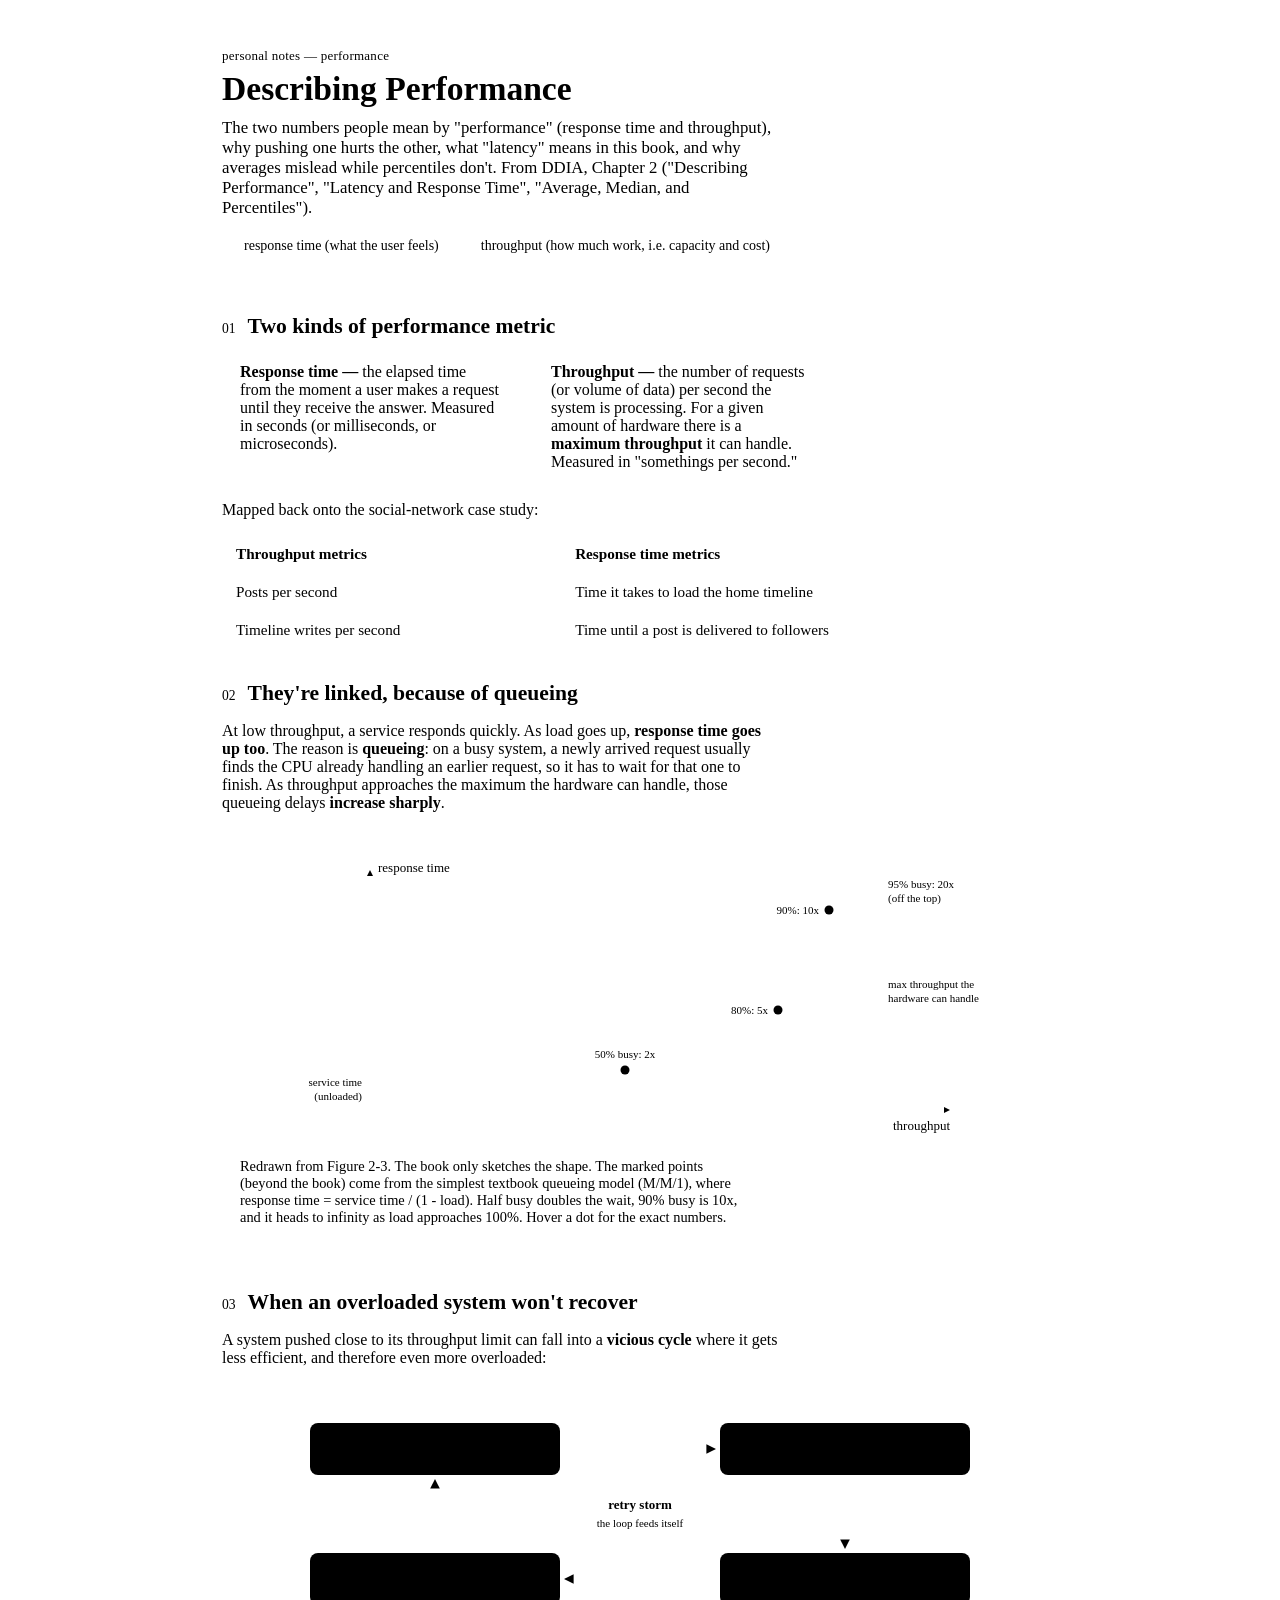
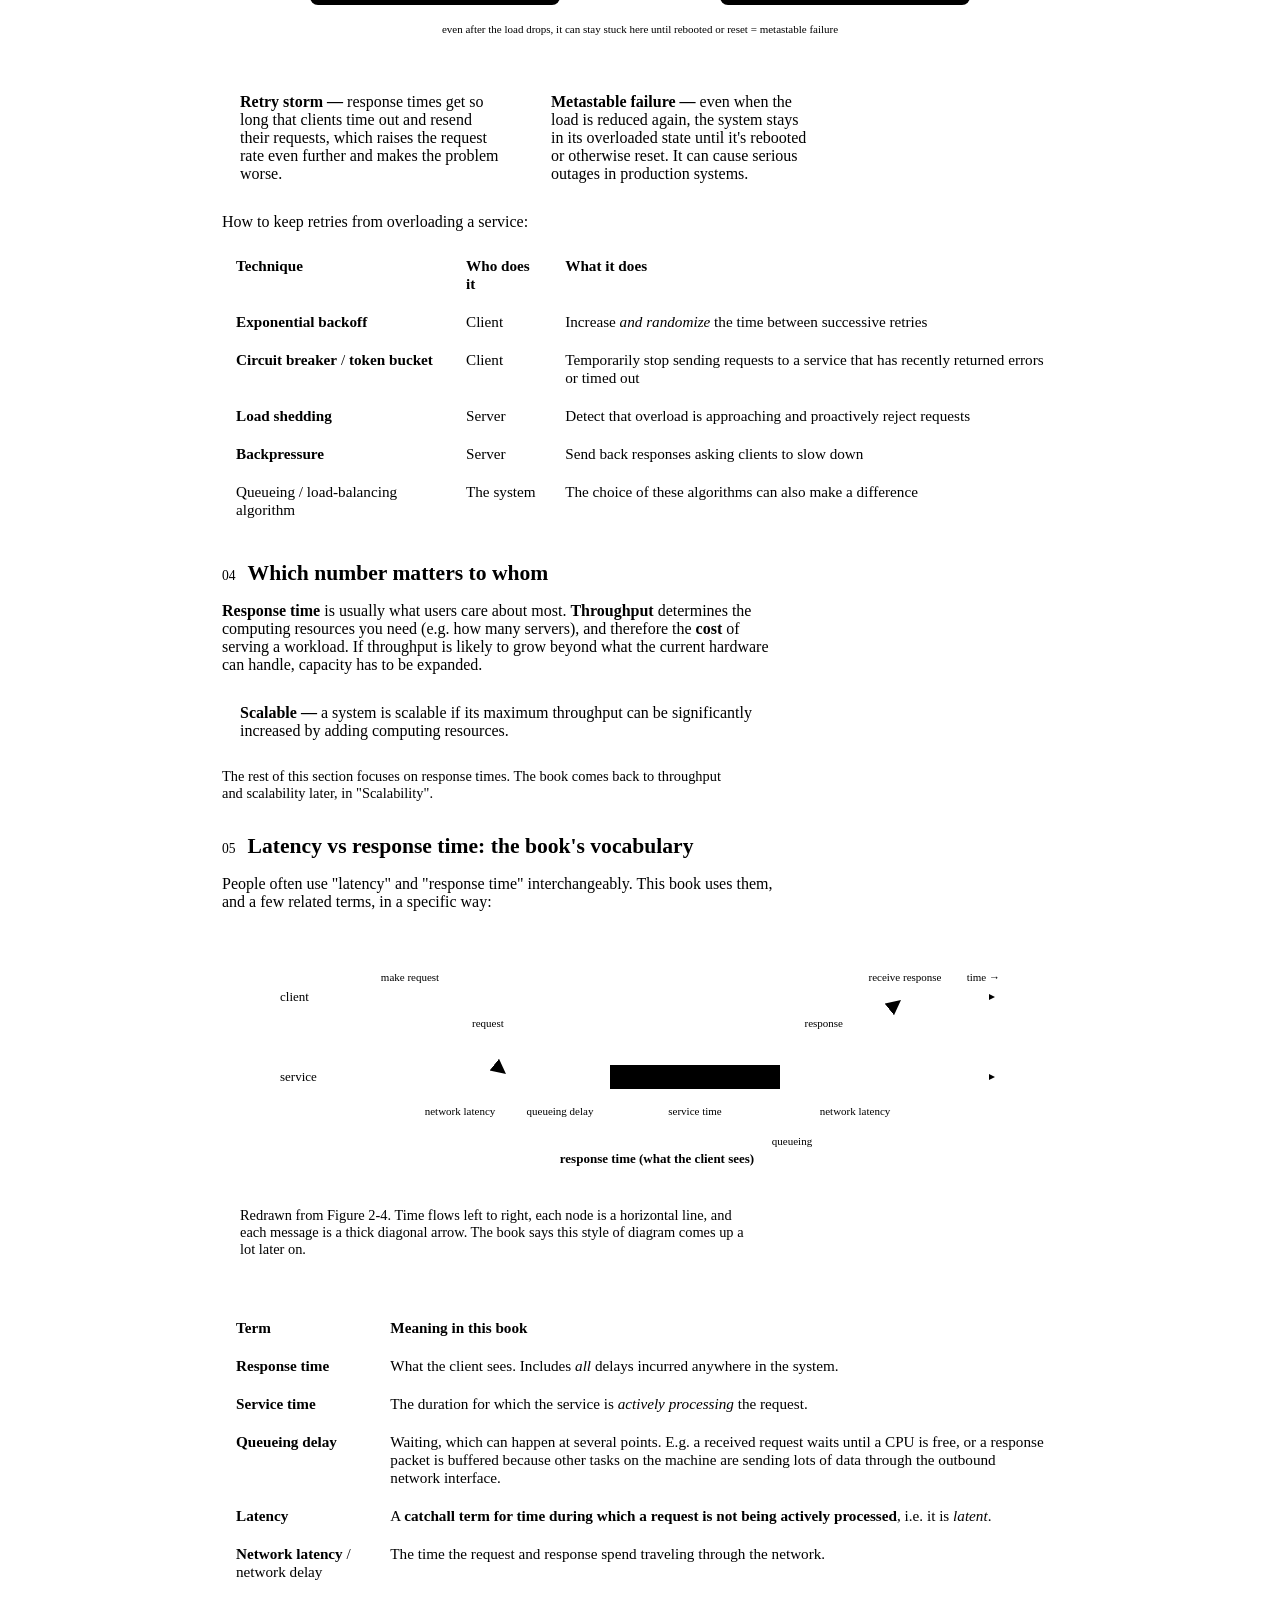
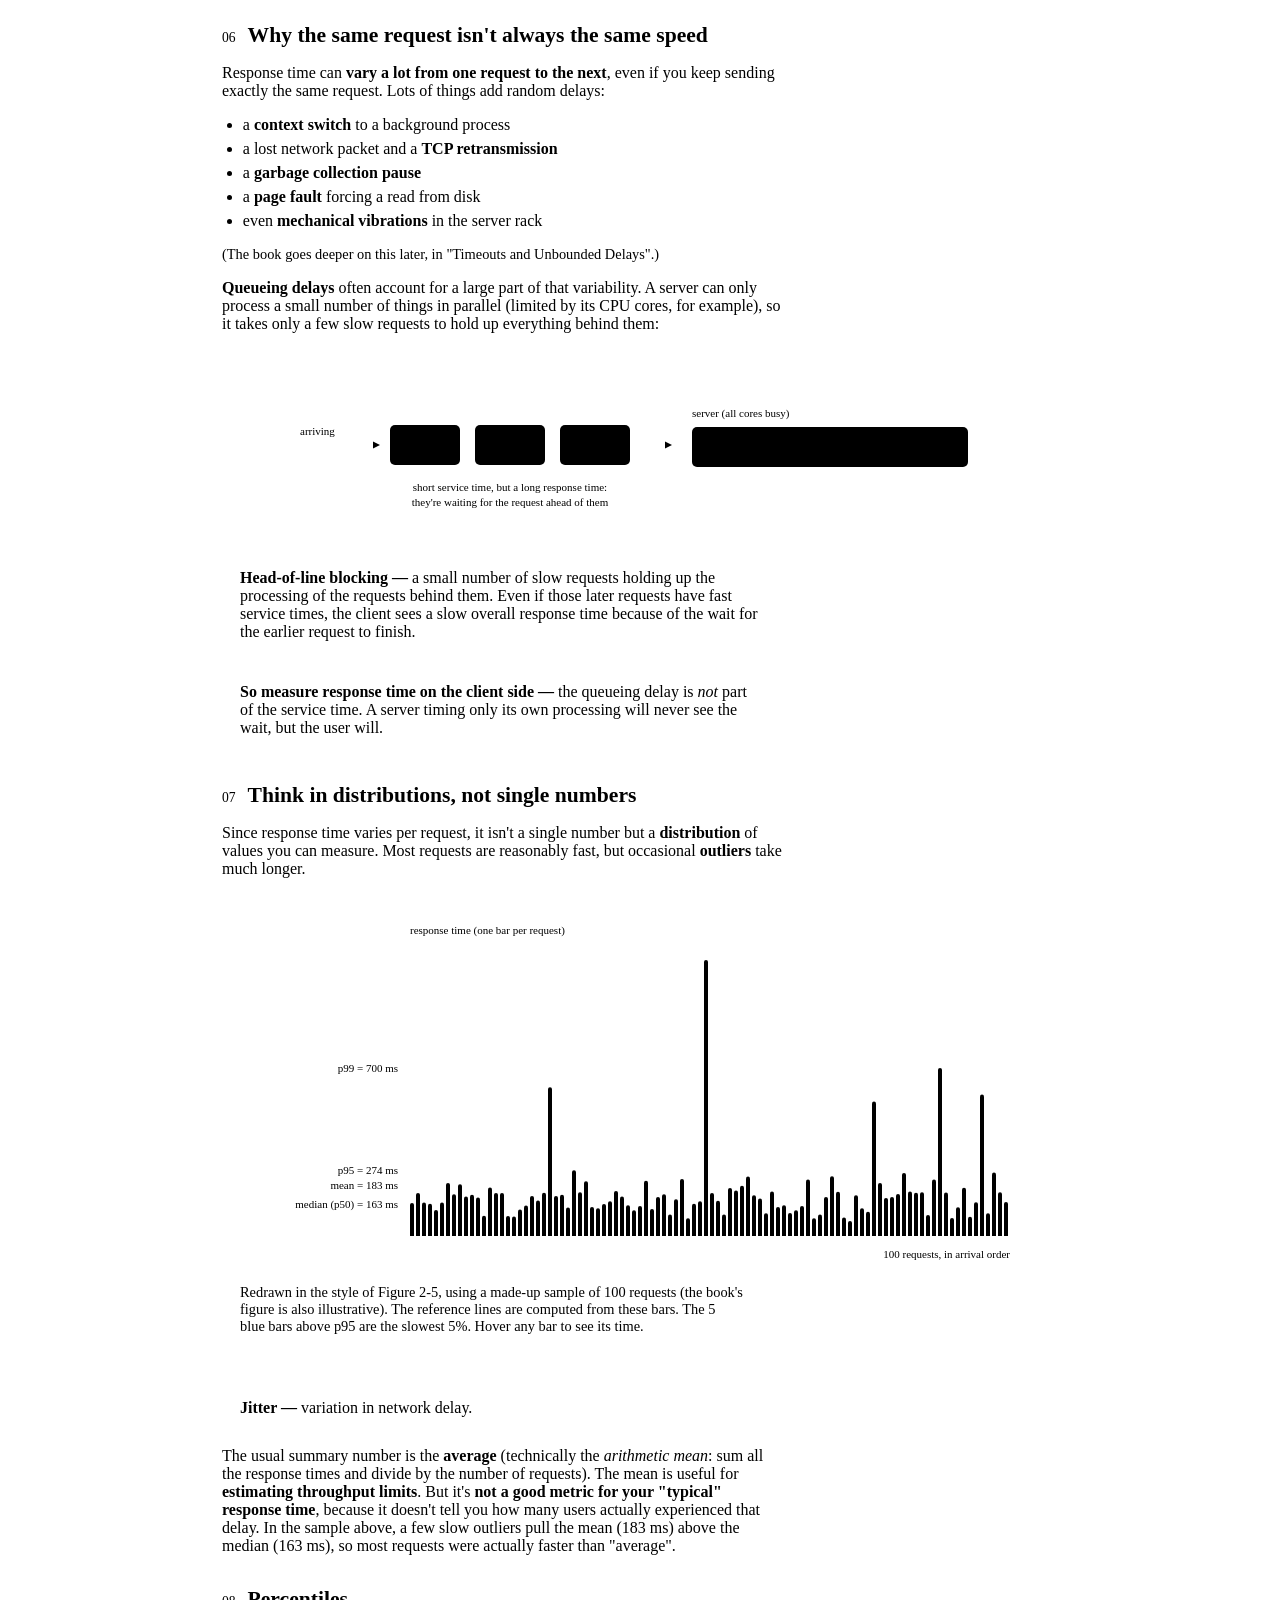
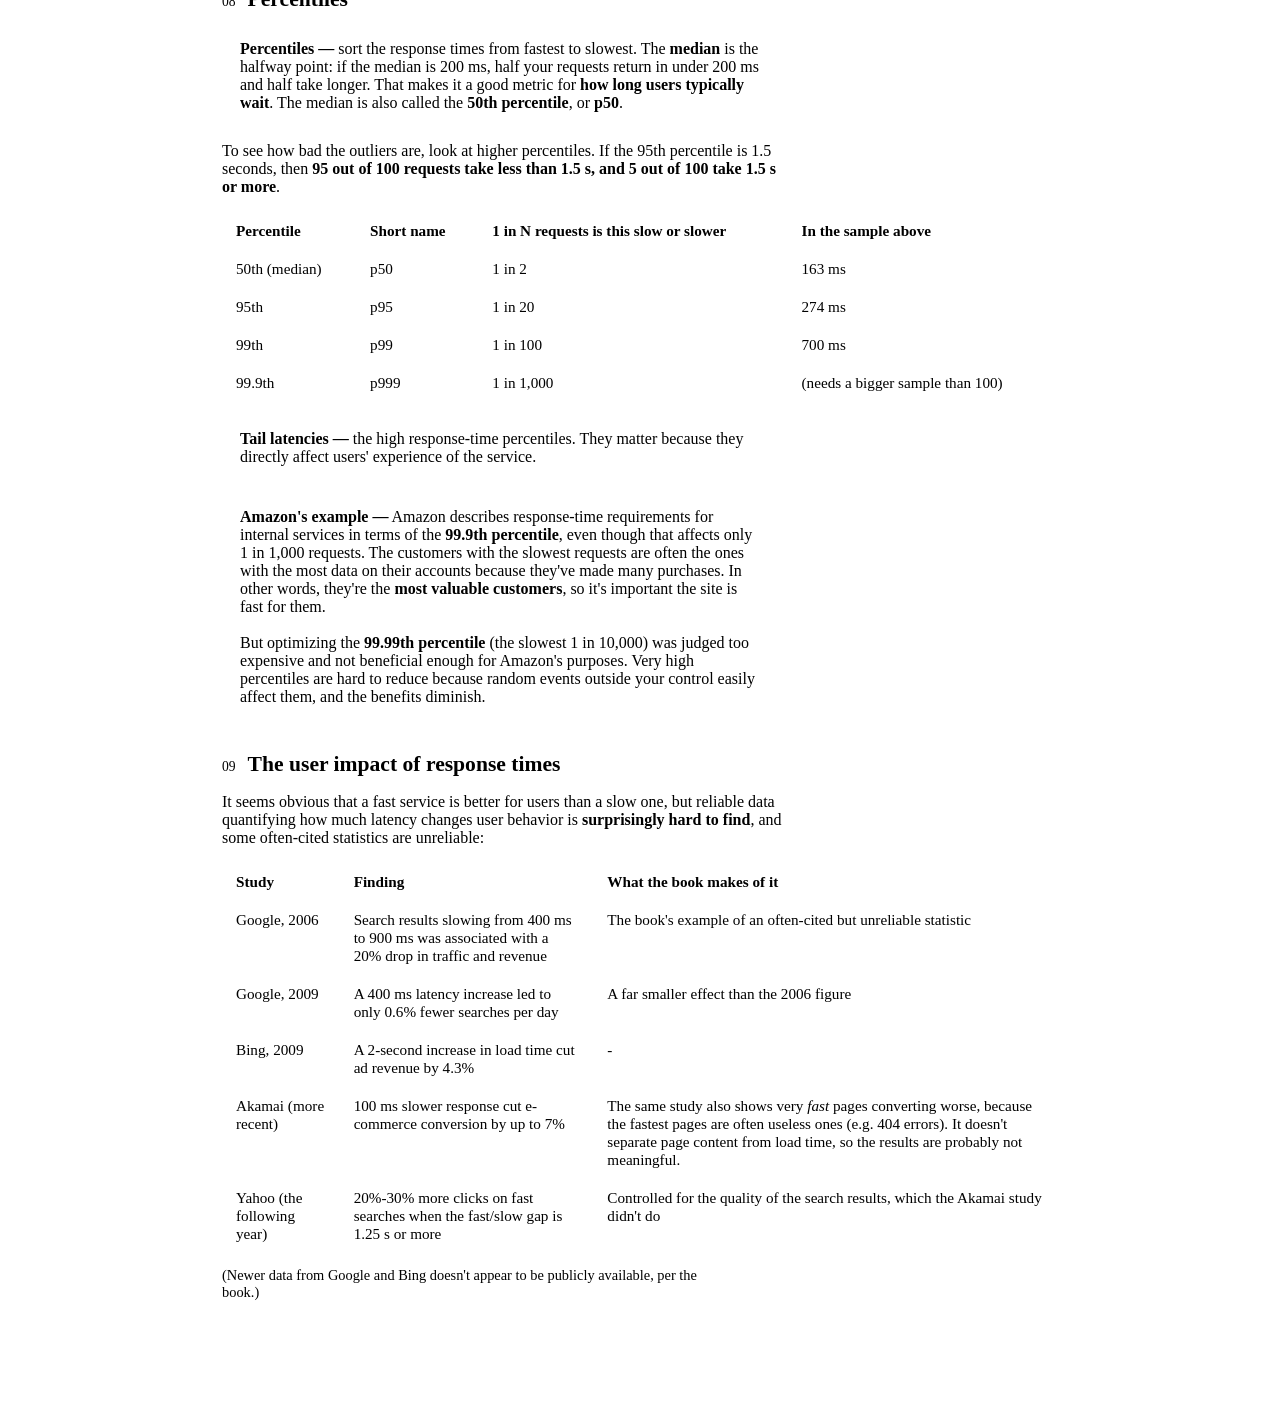
<file: docs/ddia/notes/ch02/describing-performance-notes.html>
<!DOCTYPE html>
<html lang="en">
<head>
<meta charset="UTF-8">
<meta name="viewport" content="width=device-width, initial-scale=1.0">
<title>Describing Performance — Notes</title>
<style>
:host{ font-family:"Kalam","Comic Sans MS",cursive,sans-serif !important; font-size:23px !important; background-color:var(--note-paper,#FFFDF7) !important; background-image:linear-gradient(var(--note-rule,#E3EDF6) 1px, transparent 1px) !important; background-size:100% 1.8rem !important; }
:host h1, :host h2, :host h3, :host h4, :host h5, :host h6{ font-family:"Caveat","Comic Sans MS",cursive !important; font-weight:700 !important; letter-spacing:0.01em !important; }
:host > div{ max-width:none !important; }
:host h1, :host h2{ color:var(--note-heading, inherit) !important; }

  :host{
    --paper:#F0F1EE;
    --card:#FBFBFA;
    --ink:#1F2226;
    --ink-soft:#5C636B;
    --rule:#CDD1D5;
    --resp:#2F6BC4;
    --resp-soft:#DCE6F7;
    --thru:#B0610E;
    --thru-soft:#F4E1CF;
    --gold:#B9862E;
    --gold-soft:#F1E4C4;
    --bar:#C3C9D1;
    --bar-hot:#2F6BC4;
    --code-bg:#F2F4F7;
  }

  *{box-sizing:border-box;}

  :host{
    margin:0;
    background:var(--paper);
    color:var(--ink);
    font-size:17px;
    line-height:1.65;
    -webkit-font-smoothing:antialiased;
  }

  .wrap{max-width:900px;margin:0 auto;padding:40px 32px 64px;}

  .kicker{font-size:13px;letter-spacing:.02em;color:var(--ink-soft);margin:0 0 6px;}
  h1{font-size:2.1rem;margin:0 0 10px;}
  .lead{color:var(--ink-soft);font-size:1.05rem;max-width:66ch;margin:0 0 20px;}

  .legend{display:flex;gap:20px;flex-wrap:wrap;margin-bottom:24px;}
  .swatch{display:inline-flex;align-items:center;gap:8px;font-size:14px;}
  .swatch i{width:14px;height:14px;border-radius:3px;display:inline-block;}
  .swatch.resp i{background:var(--resp);}
  .swatch.thru i{background:var(--thru);}

  hr{border:none;border-top:1px solid var(--rule);margin:28px 0;}

  section{margin:32px 0;}
  h2{display:flex;gap:12px;align-items:baseline;font-size:1.35rem;margin:0 0 10px;}
  h2 .num{color:var(--ink-soft);font-size:.85rem;font-weight:normal;}

  p{max-width:70ch;}
  ul{max-width:68ch;padding-left:1.3rem;}
  li{margin:6px 0;}

  .def{
    background:var(--card);border:1px solid var(--rule);border-left:4px solid var(--resp);
    border-radius:8px;padding:14px 18px;margin:14px 0;max-width:70ch;
  }
  .def.thru{border-left-color:var(--thru);}
  .def.aside{border-left-color:var(--gold);}
  .def b{color:var(--resp);}
  .def.thru b{color:var(--thru);}
  .def.aside b{color:var(--gold);}

  .grid2{display:grid;grid-template-columns:1fr 1fr;gap:14px;max-width:76ch;}
  .grid2 .def{margin:0;}

  table{width:100%;border-collapse:collapse;margin:14px 0;font-size:.95rem;background:var(--card);border-radius:8px;overflow:hidden;}
  th,td{text-align:left;padding:10px 14px;border-bottom:1px solid var(--rule);vertical-align:top;}
  thead th{background:var(--resp-soft);color:var(--resp);}
  thead th.thru{background:var(--thru-soft);color:var(--thru);}
  tbody tr:last-child td{border-bottom:none;}

  code{font-family:ui-monospace,SFMono-Regular,Menlo,Consolas,monospace;background:var(--code-bg);border-radius:4px;padding:.05em .3em;font-size:.88em;}

  .diagram{margin:18px 0;background:var(--card);border:1px solid var(--rule);border-radius:8px;padding:18px;}
  .diagram svg{width:100%;height:auto;max-width:760px;display:block;margin:0 auto;}
  .diagram-text{font-size:13px;}
  .diagram-small{font-size:11px;}
  .caption{color:var(--ink-soft);font-size:.9rem;margin-top:10px;max-width:70ch;}

  @media (max-width:640px){
    .wrap{padding:28px 18px 48px;}
    .grid2{grid-template-columns:1fr;}
  }
:host(.dark){ --resp:#86a9dd; --resp-soft:rgba(47,107,196,.22); --thru:#d1a373; --thru-soft:rgba(176,97,14,.22); --gold:#d6b986; --gold-soft:rgba(185,134,46,.22); --bar:#dce0e4; --bar-hot:#86a9dd; --paper:#0d1224; --card:#ffffff10; --ink:#eaeef8; --ink-soft:#a9b2c7; --rule:#ffffff29; --code-bg:#ffffff12 }
</style>
</head>
<body>
<div class="wrap">

  <p class="kicker">personal notes — performance</p>
  <h1>Describing Performance</h1>
  <p class="lead">
    The two numbers people mean by "performance" (response time and
    throughput), why pushing one hurts the other, what "latency" means in
    this book, and why averages mislead while percentiles don't. From DDIA,
    Chapter 2 ("Describing Performance", "Latency and Response Time",
    "Average, Median, and Percentiles").
  </p>

  <div class="legend">
    <span class="swatch resp"><i></i> response time (what the user feels)</span>
    <span class="swatch thru"><i></i> throughput (how much work, i.e. capacity and cost)</span>
  </div>

  <hr>

  <section>
    <h2><span class="num">01</span> Two kinds of performance metric</h2>
    <div class="grid2">
      <div class="def">
        <b>Response time —</b> the elapsed time from the moment a user makes
        a request until they receive the answer. Measured in seconds (or
        milliseconds, or microseconds).
      </div>
      <div class="def thru">
        <b>Throughput —</b> the number of requests (or volume of data) per
        second the system is processing. For a given amount of hardware there
        is a <b>maximum throughput</b> it can handle. Measured in
        "somethings per second."
      </div>
    </div>
    <p>Mapped back onto the social-network case study:</p>
    <table>
      <thead><tr><th class="thru">Throughput metrics</th><th>Response time metrics</th></tr></thead>
      <tbody>
        <tr><td>Posts per second</td><td>Time it takes to load the home timeline</td></tr>
        <tr><td>Timeline writes per second</td><td>Time until a post is delivered to followers</td></tr>
      </tbody>
    </table>
  </section>

  <section>
    <h2><span class="num">02</span> They're linked, because of queueing</h2>
    <p>
      At low throughput, a service responds quickly. As load goes up,
      <b>response time goes up too</b>. The reason is <b>queueing</b>: on a
      busy system, a newly arrived request usually finds the CPU already
      handling an earlier request, so it has to wait for that one to finish.
      As throughput approaches the maximum the hardware can handle, those
      queueing delays <b>increase sharply</b>.
    </p>
    <div class="diagram">
      <svg viewBox="0 0 760 300" xmlns="http://www.w3.org/2000/svg" role="img" aria-label="Response time stays near the service time at low throughput, then rises sharply as throughput approaches the hardware maximum"><defs><marker id="dp-ax" markerWidth="8" markerHeight="8" refX="6" refY="3" orient="auto"><path d="M0,0 L6,3 L0,6 Z" fill="var(--ink-soft)"/></marker></defs><line x1="110" y1="262" x2="110" y2="22" stroke="var(--ink-soft)" stroke-width="1" marker-end="url(#dp-ax)"/><line x1="110" y1="262" x2="690" y2="262" stroke="var(--ink-soft)" stroke-width="1" marker-end="url(#dp-ax)"/><text x="118" y="24" class="diagram-text" fill="var(--ink)">response time</text><text x="690" y="282" text-anchor="end" class="diagram-text" fill="var(--ink)">throughput</text><line x1="110" y1="242" x2="426" y2="242" stroke="var(--ink-soft)" stroke-width="1" stroke-dasharray="4 4"/><text x="102" y="238" text-anchor="end" class="diagram-small" fill="var(--ink)">service time</text><text x="102" y="252" text-anchor="end" class="diagram-small" fill="var(--ink)">(unloaded)</text><line x1="620" y1="22" x2="620" y2="268" stroke="var(--thru)" stroke-width="1.5" stroke-dasharray="5 4"/><text x="628" y="140" class="diagram-small" fill="var(--ink)">max throughput the</text><text x="628" y="154" class="diagram-small" fill="var(--ink)">hardware can handle</text><path d="M110.0,242.0 L112.5,241.9 L115.1,241.8 L117.7,241.7 L120.2,241.6 L122.8,241.5 L125.3,241.4 L127.8,241.3 L130.4,241.2 L132.9,241.1 L135.5,240.9 L138.1,240.8 L140.6,240.7 L143.1,240.6 L145.7,240.5 L148.2,240.4 L150.8,240.3 L153.3,240.1 L155.9,240.0 L158.5,239.9 L161.0,239.8 L163.6,239.7 L166.1,239.5 L168.7,239.4 L171.2,239.3 L173.8,239.1 L176.3,239.0 L178.9,238.9 L181.4,238.7 L184.0,238.6 L186.5,238.5 L189.1,238.3 L191.6,238.2 L194.2,238.0 L196.7,237.9 L199.3,237.8 L201.8,237.6 L204.4,237.5 L206.9,237.3 L209.5,237.2 L212.0,237.0 L214.6,236.8 L217.1,236.7 L219.7,236.5 L222.2,236.4 L224.8,236.2 L227.3,236.0 L229.9,235.9 L232.4,235.7 L235.0,235.5 L237.5,235.3 L240.1,235.2 L242.6,235.0 L245.2,234.8 L247.7,234.6 L250.3,234.4 L252.8,234.2 L255.4,234.0 L257.9,233.8 L260.5,233.6 L263.0,233.4 L265.6,233.2 L268.1,233.0 L270.7,232.8 L273.2,232.6 L275.8,232.4 L278.3,232.1 L280.9,231.9 L283.4,231.7 L286.0,231.5 L288.5,231.2 L291.1,231.0 L293.6,230.8 L296.2,230.5 L298.7,230.3 L301.3,230.0 L303.8,229.7 L306.4,229.5 L308.9,229.2 L311.5,228.9 L314.0,228.7 L316.6,228.4 L319.1,228.1 L321.7,227.8 L324.2,227.5 L326.8,227.2 L329.3,226.9 L331.9,226.6 L334.4,226.3 L337.0,226.0 L339.5,225.6 L342.1,225.3 L344.6,225.0 L347.2,224.6 L349.7,224.3 L352.3,223.9 L354.8,223.5 L357.4,223.2 L359.9,222.8 L362.5,222.4 L365.0,222.0 L367.6,221.6 L370.1,221.2 L372.7,220.8 L375.2,220.3 L377.8,219.9 L380.3,219.4 L382.9,219.0 L385.4,218.5 L388.0,218.0 L390.5,217.6 L393.1,217.1 L395.6,216.5 L398.2,216.0 L400.7,215.5 L403.3,214.9 L405.8,214.4 L408.4,213.8 L410.9,213.2 L413.5,212.6 L416.0,212.0 L418.6,211.4 L421.1,210.7 L423.7,210.1 L426.2,209.4 L428.8,208.7 L431.3,207.9 L433.9,207.2 L436.4,206.4 L439.0,205.7 L441.5,204.9 L444.1,204.0 L446.6,203.2 L449.2,202.3 L451.7,201.4 L454.3,200.5 L456.8,199.5 L459.4,198.5 L461.9,197.5 L464.5,196.4 L467.0,195.3 L469.6,194.2 L472.1,193.0 L474.7,191.8 L477.2,190.6 L479.8,189.3 L482.3,187.9 L484.9,186.5 L487.4,185.1 L490.0,183.6 L492.5,182.0 L495.1,180.4 L497.6,178.7 L500.2,176.9 L502.7,175.0 L505.3,173.1 L507.8,171.1 L510.4,169.0 L512.9,166.8 L515.5,164.4 L518.0,162.0 L520.6,159.4 L523.1,156.7 L525.7,153.9 L528.2,150.9 L530.8,147.7 L533.3,144.4 L535.9,140.8 L538.4,137.0 L541.0,133.0 L543.5,128.7 L546.1,124.1 L548.6,119.1 L551.2,113.9 L553.7,108.2 L556.3,102.0 L558.8,95.3 L561.4,88.1 L563.9,80.2 L566.5,71.5 L569.0,62.0 L571.6,51.5 L574.1,39.8" fill="none" stroke="var(--resp)" stroke-width="2" stroke-linecap="round"/><circle cx="365.0" cy="222.0" r="4.5" fill="var(--resp)" stroke="var(--card)" stroke-width="2"><title>50% of max throughput: response time = 2x the service time</title></circle><text x="365.0" y="210.0" text-anchor="middle" class="diagram-small" fill="var(--ink)">50% busy: 2x</text><circle cx="518.0" cy="162.0" r="4.5" fill="var(--resp)" stroke="var(--card)" stroke-width="2"><title>80% of max throughput: response time = 5x the service time</title></circle><text x="508.0" y="166.0" text-anchor="end" class="diagram-small" fill="var(--ink)">80%: 5x</text><circle cx="569.0" cy="62.0" r="4.5" fill="var(--resp)" stroke="var(--card)" stroke-width="2"><title>90% of max throughput: response time = 10x the service time</title></circle><text x="559.0" y="66.0" text-anchor="end" class="diagram-small" fill="var(--ink)">90%: 10x</text><text x="628" y="40" class="diagram-small" fill="var(--ink-soft)">95% busy: 20x</text><text x="628" y="54" class="diagram-small" fill="var(--ink-soft)">(off the top)</text></svg>
      <p class="caption">
        Redrawn from Figure 2-3. The book only sketches the shape. The marked
        points (beyond the book) come from the simplest textbook queueing
        model (M/M/1), where response time = service time / (1 - load).
        Half busy doubles the wait, 90% busy is 10x, and it heads to infinity
        as load approaches 100%. Hover a dot for the exact numbers.
      </p>
    </div>
  </section>

  <section>
    <h2><span class="num">03</span> When an overloaded system won't recover</h2>
    <p>
      A system pushed close to its throughput limit can fall into a
      <b>vicious cycle</b> where it gets less efficient, and therefore even
      more overloaded:
    </p>
    <div class="diagram">
      <svg viewBox="0 0 760 240" xmlns="http://www.w3.org/2000/svg" role="img" aria-label="Retry storm cycle">
        <defs>
          <marker id="dp-a1" markerWidth="8" markerHeight="8" refX="6" refY="3" orient="auto">
            <path d="M0,0 L6,3 L0,6 Z" fill="var(--thru)"/>
          </marker>
        </defs>
        <g fill="var(--thru-soft)" stroke="var(--thru)" stroke-width="1.4">
          <rect x="50" y="20" width="250" height="52" rx="8"/>
          <rect x="460" y="20" width="250" height="52" rx="8"/>
          <rect x="460" y="150" width="250" height="52" rx="8"/>
          <rect x="50" y="150" width="250" height="52" rx="8"/>
        </g>
        <g class="diagram-text" fill="var(--ink)" text-anchor="middle">
          <text x="175" y="43">system close to its</text><text x="175" y="60">throughput limit</text>
          <text x="585" y="43">long queue, response</text><text x="585" y="60">times shoot up</text>
          <text x="585" y="173">clients time out and</text><text x="585" y="190">resend their requests</text>
          <text x="175" y="173">request rate goes</text><text x="175" y="190">up even further</text>
        </g>
        <g stroke="var(--thru)" stroke-width="1.6" fill="none" marker-end="url(#dp-a1)">
          <line x1="302" y1="46" x2="456" y2="46"/>
          <line x1="585" y1="74" x2="585" y2="146"/>
          <line x1="458" y1="176" x2="304" y2="176"/>
          <line x1="175" y1="148" x2="175" y2="76"/>
        </g>
        <text x="380" y="106" text-anchor="middle" class="diagram-text" font-weight="700" fill="var(--thru)">retry storm</text>
        <text x="380" y="124" text-anchor="middle" class="diagram-small" fill="var(--ink-soft)">the loop feeds itself</text>
        <text x="380" y="230" text-anchor="middle" class="diagram-small" fill="var(--ink-soft)">even after the load drops, it can stay stuck here until rebooted or reset = metastable failure</text>
      </svg>
    </div>
    <div class="grid2">
      <div class="def thru">
        <b>Retry storm —</b> response times get so long that clients time out
        and resend their requests, which raises the request rate even
        further and makes the problem worse.
      </div>
      <div class="def thru">
        <b>Metastable failure —</b> even when the load is reduced again, the
        system stays in its overloaded state until it's rebooted or
        otherwise reset. It can cause serious outages in production systems.
      </div>
    </div>
    <p>How to keep retries from overloading a service:</p>
    <table>
      <thead><tr><th>Technique</th><th>Who does it</th><th>What it does</th></tr></thead>
      <tbody>
        <tr><td><b>Exponential backoff</b></td><td>Client</td><td>Increase <em>and randomize</em> the time between successive retries</td></tr>
        <tr><td><b>Circuit breaker</b> / <b>token bucket</b></td><td>Client</td><td>Temporarily stop sending requests to a service that has recently returned errors or timed out</td></tr>
        <tr><td><b>Load shedding</b></td><td>Server</td><td>Detect that overload is approaching and proactively reject requests</td></tr>
        <tr><td><b>Backpressure</b></td><td>Server</td><td>Send back responses asking clients to slow down</td></tr>
        <tr><td>Queueing / load-balancing algorithm</td><td>The system</td><td>The choice of these algorithms can also make a difference</td></tr>
      </tbody>
    </table>
  </section>

  <section>
    <h2><span class="num">04</span> Which number matters to whom</h2>
    <p>
      <b>Response time</b> is usually what users care about most.
      <b>Throughput</b> determines the computing resources you need (e.g.
      how many servers), and therefore the <b>cost</b> of serving a
      workload. If throughput is likely to grow beyond what the current
      hardware can handle, capacity has to be expanded.
    </p>
    <div class="def thru">
      <b>Scalable —</b> a system is scalable if its maximum throughput can
      be significantly increased by adding computing resources.
    </div>
    <p class="caption">
      The rest of this section focuses on response times. The book comes
      back to throughput and scalability later, in "Scalability".
    </p>
  </section>

  <section>
    <h2><span class="num">05</span> Latency vs response time: the book's vocabulary</h2>
    <p>
      People often use "latency" and "response time" interchangeably. This
      book uses them, and a few related terms, in a specific way:
    </p>
    <div class="diagram">
      <svg viewBox="0 0 760 250" xmlns="http://www.w3.org/2000/svg" role="img" aria-label="Timeline of one request: network latency, queueing delay, service time, queueing, network latency, adding up to response time">
        <defs>
          <marker id="dp-a2" markerWidth="8" markerHeight="8" refX="6" refY="3" orient="auto">
            <path d="M0,0 L6,3 L0,6 Z" fill="var(--ink)"/>
          </marker>
          <marker id="dp-a3" markerWidth="8" markerHeight="8" refX="6" refY="3" orient="auto">
            <path d="M0,0 L6,3 L0,6 Z" fill="var(--ink-soft)"/>
          </marker>
        </defs>
        <text x="20" y="54" class="diagram-text" fill="var(--ink)">client</text>
        <text x="20" y="134" class="diagram-text" fill="var(--ink)">service</text>
        <line x1="80" y1="50" x2="150" y2="50" stroke="var(--ink-soft)" stroke-width="1" stroke-dasharray="4 4"/>
        <line x1="150" y1="50" x2="645" y2="50" stroke="var(--ink)" stroke-width="2"/>
        <line x1="645" y1="50" x2="735" y2="50" stroke="var(--ink-soft)" stroke-width="1" stroke-dasharray="4 4" marker-end="url(#dp-a3)"/>
        <line x1="80" y1="130" x2="250" y2="130" stroke="var(--ink-soft)" stroke-width="1" stroke-dasharray="4 4"/>
        <line x1="250" y1="130" x2="545" y2="130" stroke="var(--ink)" stroke-width="2"/>
        <line x1="545" y1="130" x2="735" y2="130" stroke="var(--ink-soft)" stroke-width="1" stroke-dasharray="4 4" marker-end="url(#dp-a3)"/>
        <text x="740" y="34" text-anchor="end" class="diagram-small" fill="var(--ink-soft)">time →</text>

        <text x="150" y="34" text-anchor="middle" class="diagram-small" fill="var(--ink)">make request</text>
        <text x="645" y="34" text-anchor="middle" class="diagram-small" fill="var(--ink)">receive response</text>
        <line x1="150" y1="50" x2="246" y2="127" stroke="var(--ink)" stroke-width="2.5" marker-end="url(#dp-a2)"/>
        <line x1="545" y1="130" x2="641" y2="53" stroke="var(--ink)" stroke-width="2.5" marker-end="url(#dp-a2)"/>
        <text x="212" y="80" class="diagram-small" fill="var(--ink)">request</text>
        <text x="583" y="80" text-anchor="end" class="diagram-small" fill="var(--ink)">response</text>
        <rect x="350" y="118" width="170" height="24" fill="var(--resp-soft)" stroke="var(--resp)" stroke-width="1.2"/>
        <text x="435" y="135" text-anchor="middle" class="diagram-small" fill="var(--ink)">processing</text>

        <g stroke="var(--ink-soft)" stroke-width="1" stroke-dasharray="2 3">
          <line x1="150" y1="50" x2="150" y2="222"/>
          <line x1="645" y1="50" x2="645" y2="222"/>
          <line x1="250" y1="130" x2="250" y2="178"/>
          <line x1="350" y1="142" x2="350" y2="178"/>
          <line x1="520" y1="142" x2="520" y2="178"/>
          <line x1="545" y1="130" x2="545" y2="178"/>
        </g>
        <g stroke="var(--ink)" stroke-width="1.2">
          <line x1="150" y1="178" x2="645" y2="178"/>
          <line x1="150" y1="172" x2="150" y2="184"/><line x1="250" y1="172" x2="250" y2="184"/>
          <line x1="350" y1="172" x2="350" y2="184"/><line x1="520" y1="172" x2="520" y2="184"/>
          <line x1="545" y1="172" x2="545" y2="184"/><line x1="645" y1="172" x2="645" y2="184"/>
        </g>
        <g class="diagram-small" fill="var(--ink)" text-anchor="middle">
          <text x="200" y="168">network latency</text>
          <text x="300" y="168">queueing delay</text>
          <text x="435" y="168">service time</text>
          <text x="595" y="168">network latency</text>
          <text x="532" y="198" fill="var(--ink-soft)">queueing</text>
        </g>
        <line x1="150" y1="226" x2="645" y2="226" stroke="var(--resp)" stroke-width="2"/>
        <line x1="150" y1="219" x2="150" y2="233" stroke="var(--resp)" stroke-width="2"/>
        <line x1="645" y1="219" x2="645" y2="233" stroke="var(--resp)" stroke-width="2"/>
        <text x="397" y="216" text-anchor="middle" class="diagram-text" font-weight="700" fill="var(--ink)">response time (what the client sees)</text>
      </svg>
      <p class="caption">
        Redrawn from Figure 2-4. Time flows left to right, each node is a
        horizontal line, and each message is a thick diagonal arrow. The
        book says this style of diagram comes up a lot later on.
      </p>
    </div>
    <table>
      <thead><tr><th>Term</th><th>Meaning in this book</th></tr></thead>
      <tbody>
        <tr><td><b>Response time</b></td><td>What the client sees. Includes <em>all</em> delays incurred anywhere in the system.</td></tr>
        <tr><td><b>Service time</b></td><td>The duration for which the service is <em>actively processing</em> the request.</td></tr>
        <tr><td><b>Queueing delay</b></td><td>Waiting, which can happen at several points. E.g. a received request waits until a CPU is free, or a response packet is buffered because other tasks on the machine are sending lots of data through the outbound network interface.</td></tr>
        <tr><td><b>Latency</b></td><td>A <b>catchall term for time during which a request is not being actively processed</b>, i.e. it is <em>latent</em>.</td></tr>
        <tr><td><b>Network latency</b> / network delay</td><td>The time the request and response spend traveling through the network.</td></tr>
      </tbody>
    </table>
  </section>

  <section>
    <h2><span class="num">06</span> Why the same request isn't always the same speed</h2>
    <p>
      Response time can <b>vary a lot from one request to the next</b>, even
      if you keep sending exactly the same request. Lots of things add
      random delays:
    </p>
    <ul>
      <li>a <b>context switch</b> to a background process</li>
      <li>a lost network packet and a <b>TCP retransmission</b></li>
      <li>a <b>garbage collection pause</b></li>
      <li>a <b>page fault</b> forcing a read from disk</li>
      <li>even <b>mechanical vibrations</b> in the server rack</li>
    </ul>
    <p class="caption">(The book goes deeper on this later, in "Timeouts and Unbounded Delays".)</p>
    <p>
      <b>Queueing delays</b> often account for a large part of that
      variability. A server can only process a small number of things in
      parallel (limited by its CPU cores, for example), so it takes only a
      few slow requests to hold up everything behind them:
    </p>
    <div class="diagram">
      <svg viewBox="0 0 760 150" xmlns="http://www.w3.org/2000/svg" role="img" aria-label="Head-of-line blocking: fast requests stuck in a queue behind one slow request">
        <defs>
          <marker id="dp-a4" markerWidth="8" markerHeight="8" refX="6" refY="3" orient="auto">
            <path d="M0,0 L6,3 L0,6 Z" fill="var(--ink-soft)"/>
          </marker>
        </defs>
        <text x="40" y="66" class="diagram-small" fill="var(--ink-soft)">arriving</text>
        <line x1="40" y1="76" x2="120" y2="76" stroke="var(--ink-soft)" stroke-width="1.2" marker-end="url(#dp-a4)"/>
        <g fill="var(--resp-soft)" stroke="var(--resp)" stroke-width="1.2">
          <rect x="130" y="56" width="70" height="40" rx="5"/>
          <rect x="215" y="56" width="70" height="40" rx="5"/>
          <rect x="300" y="56" width="70" height="40" rx="5"/>
        </g>
        <g class="diagram-small" fill="var(--ink)" text-anchor="middle">
          <text x="165" y="80">fast</text><text x="250" y="80">fast</text><text x="335" y="80">fast</text>
        </g>
        <line x1="378" y1="76" x2="412" y2="76" stroke="var(--ink-soft)" stroke-width="1.2" marker-end="url(#dp-a4)"/>
        <rect x="420" y="30" width="300" height="92" rx="8" fill="none" stroke="var(--ink)" stroke-width="1.4"/>
        <text x="432" y="48" class="diagram-small" fill="var(--ink-soft)">server (all cores busy)</text>
        <rect x="432" y="58" width="276" height="40" rx="5" fill="var(--thru-soft)" stroke="var(--thru)" stroke-width="1.2"/>
        <text x="570" y="82" text-anchor="middle" class="diagram-text" fill="var(--ink)">one slow request</text>
        <text x="250" y="122" text-anchor="middle" class="diagram-small" fill="var(--ink)">short service time, but a long response time:</text>
        <text x="250" y="137" text-anchor="middle" class="diagram-small" fill="var(--ink)">they're waiting for the request ahead of them</text>
      </svg>
    </div>
    <div class="def">
      <b>Head-of-line blocking —</b> a small number of slow requests holding
      up the processing of the requests behind them. Even if those later
      requests have fast service times, the client sees a slow overall
      response time because of the wait for the earlier request to finish.
    </div>
    <div class="def aside">
      <b>So measure response time on the client side —</b> the queueing
      delay is <em>not</em> part of the service time. A server timing only
      its own processing will never see the wait, but the user will.
    </div>
  </section>

  <section>
    <h2><span class="num">07</span> Think in distributions, not single numbers</h2>
    <p>
      Since response time varies per request, it isn't a single number but
      a <b>distribution</b> of values you can measure. Most requests are
      reasonably fast, but occasional <b>outliers</b> take much longer.
    </p>
    <div class="diagram">
      <svg viewBox="0 0 760 360" xmlns="http://www.w3.org/2000/svg" role="img" aria-label="Bar chart of 100 request response times with mean, median, p95 and p99 reference lines"><line x1="144" y1="322" x2="756" y2="322" stroke="var(--ink-soft)" stroke-width="1"/><path d="M150,322 V291.1 Q150,289.1 152,289.1 Q154,289.1 154,291.1 V322 Z" fill="var(--bar)"><title>request 1: 137 ms</title></path><path d="M156,322 V281.0 Q156,279.0 158,279.0 Q160,279.0 160,281.0 V322 Z" fill="var(--bar)"><title>request 2: 179 ms</title></path><path d="M162,322 V290.6 Q162,288.6 164,288.6 Q166,288.6 166,290.6 V322 Z" fill="var(--bar)"><title>request 3: 139 ms</title></path><path d="M168,322 V291.8 Q168,289.8 170,289.8 Q172,289.8 172,291.8 V322 Z" fill="var(--bar)"><title>request 4: 134 ms</title></path><path d="M174,322 V298.1 Q174,296.1 176,296.1 Q178,296.1 178,298.1 V322 Z" fill="var(--bar)"><title>request 5: 108 ms</title></path><path d="M180,322 V290.6 Q180,288.6 182,288.6 Q184,288.6 184,290.6 V322 Z" fill="var(--bar)"><title>request 6: 139 ms</title></path><path d="M186,322 V271.0 Q186,269.0 188,269.0 Q190,269.0 190,271.0 V322 Z" fill="var(--bar)"><title>request 7: 221 ms</title></path><path d="M192,322 V282.2 Q192,280.2 194,280.2 Q196,280.2 196,282.2 V322 Z" fill="var(--bar)"><title>request 8: 174 ms</title></path><path d="M198,322 V272.2 Q198,270.2 200,270.2 Q202,270.2 202,272.2 V322 Z" fill="var(--bar)"><title>request 9: 216 ms</title></path><path d="M204,322 V284.6 Q204,282.6 206,282.6 Q208,282.6 208,284.6 V322 Z" fill="var(--bar)"><title>request 10: 164 ms</title></path><path d="M210,322 V282.7 Q210,280.7 212,280.7 Q214,280.7 214,282.7 V322 Z" fill="var(--bar)"><title>request 11: 172 ms</title></path><path d="M216,322 V285.6 Q216,283.6 218,283.6 Q220,283.6 220,285.6 V322 Z" fill="var(--bar)"><title>request 12: 160 ms</title></path><path d="M222,322 V303.8 Q222,301.8 224,301.8 Q226,301.8 226,303.8 V322 Z" fill="var(--bar)"><title>request 13: 84 ms</title></path><path d="M228,322 V275.5 Q228,273.5 230,273.5 Q232,273.5 232,275.5 V322 Z" fill="var(--bar)"><title>request 14: 202 ms</title></path><path d="M234,322 V281.0 Q234,279.0 236,279.0 Q238,279.0 238,281.0 V322 Z" fill="var(--bar)"><title>request 15: 179 ms</title></path><path d="M240,322 V281.0 Q240,279.0 242,279.0 Q244,279.0 244,281.0 V322 Z" fill="var(--bar)"><title>request 16: 179 ms</title></path><path d="M246,322 V304.1 Q246,302.1 248,302.1 Q250,302.1 250,304.1 V322 Z" fill="var(--bar)"><title>request 17: 83 ms</title></path><path d="M252,322 V304.6 Q252,302.6 254,302.6 Q256,302.6 256,304.6 V322 Z" fill="var(--bar)"><title>request 18: 81 ms</title></path><path d="M258,322 V297.6 Q258,295.6 260,295.6 Q262,295.6 262,297.6 V322 Z" fill="var(--bar)"><title>request 19: 110 ms</title></path><path d="M264,322 V293.5 Q264,291.5 266,291.5 Q268,291.5 268,293.5 V322 Z" fill="var(--bar)"><title>request 20: 127 ms</title></path><path d="M270,322 V283.9 Q270,281.9 272,281.9 Q274,281.9 274,283.9 V322 Z" fill="var(--bar)"><title>request 21: 167 ms</title></path><path d="M276,322 V288.5 Q276,286.5 278,286.5 Q280,286.5 280,288.5 V322 Z" fill="var(--bar)"><title>request 22: 148 ms</title></path><path d="M282,322 V280.8 Q282,278.8 284,278.8 Q286,278.8 286,280.8 V322 Z" fill="var(--bar)"><title>request 23: 180 ms</title></path><path d="M288,322 V175.2 Q288,173.2 290,173.2 Q292,173.2 292,175.2 V322 Z" fill="var(--bar-hot)"><title>request 24: 620 ms</title></path><path d="M294,322 V283.9 Q294,281.9 296,281.9 Q298,281.9 298,283.9 V322 Z" fill="var(--bar)"><title>request 25: 167 ms</title></path><path d="M300,322 V282.7 Q300,280.7 302,280.7 Q304,280.7 304,282.7 V322 Z" fill="var(--bar)"><title>request 26: 172 ms</title></path><path d="M306,322 V295.4 Q306,293.4 308,293.4 Q310,293.4 310,295.4 V322 Z" fill="var(--bar)"><title>request 27: 119 ms</title></path><path d="M312,322 V258.2 Q312,256.2 314,256.2 Q316,256.2 316,258.2 V322 Z" fill="var(--bar)"><title>request 28: 274 ms</title></path><path d="M318,322 V280.3 Q318,278.3 320,278.3 Q322,278.3 322,280.3 V322 Z" fill="var(--bar)"><title>request 29: 182 ms</title></path><path d="M324,322 V269.3 Q324,267.3 326,267.3 Q328,267.3 328,269.3 V322 Z" fill="var(--bar)"><title>request 30: 228 ms</title></path><path d="M330,322 V295.0 Q330,293.0 332,293.0 Q334,293.0 334,295.0 V322 Z" fill="var(--bar)"><title>request 31: 121 ms</title></path><path d="M336,322 V296.2 Q336,294.2 338,294.2 Q340,294.2 340,296.2 V322 Z" fill="var(--bar)"><title>request 32: 116 ms</title></path><path d="M342,322 V292.1 Q342,290.1 344,290.1 Q346,290.1 346,292.1 V322 Z" fill="var(--bar)"><title>request 33: 133 ms</title></path><path d="M348,322 V289.2 Q348,287.2 350,287.2 Q352,287.2 352,289.2 V322 Z" fill="var(--bar)"><title>request 34: 145 ms</title></path><path d="M354,322 V279.1 Q354,277.1 356,277.1 Q358,277.1 358,279.1 V322 Z" fill="var(--bar)"><title>request 35: 187 ms</title></path><path d="M360,322 V284.6 Q360,282.6 362,282.6 Q364,282.6 364,284.6 V322 Z" fill="var(--bar)"><title>request 36: 164 ms</title></path><path d="M366,322 V293.3 Q366,291.3 368,291.3 Q370,291.3 370,293.3 V322 Z" fill="var(--bar)"><title>request 37: 128 ms</title></path><path d="M372,322 V298.3 Q372,296.3 374,296.3 Q376,296.3 376,298.3 V322 Z" fill="var(--bar)"><title>request 38: 107 ms</title></path><path d="M378,322 V294.0 Q378,292.0 380,292.0 Q382,292.0 382,294.0 V322 Z" fill="var(--bar)"><title>request 39: 125 ms</title></path><path d="M384,322 V268.8 Q384,266.8 386,266.8 Q388,266.8 388,268.8 V322 Z" fill="var(--bar)"><title>request 40: 230 ms</title></path><path d="M390,322 V296.9 Q390,294.9 392,294.9 Q394,294.9 394,296.9 V322 Z" fill="var(--bar)"><title>request 41: 113 ms</title></path><path d="M396,322 V284.9 Q396,282.9 398,282.9 Q400,282.9 400,284.9 V322 Z" fill="var(--bar)"><title>request 42: 163 ms</title></path><path d="M402,322 V282.2 Q402,280.2 404,280.2 Q406,280.2 406,282.2 V322 Z" fill="var(--bar)"><title>request 43: 174 ms</title></path><path d="M408,322 V302.6 Q408,300.6 410,300.6 Q412,300.6 412,302.6 V322 Z" fill="var(--bar)"><title>request 44: 89 ms</title></path><path d="M414,322 V287.3 Q414,285.3 416,285.3 Q418,285.3 418,287.3 V322 Z" fill="var(--bar)"><title>request 45: 153 ms</title></path><path d="M420,322 V267.1 Q420,265.1 422,265.1 Q424,265.1 424,267.1 V322 Z" fill="var(--bar)"><title>request 46: 237 ms</title></path><path d="M426,322 V306.2 Q426,304.2 428,304.2 Q430,304.2 430,306.2 V322 Z" fill="var(--bar)"><title>request 47: 74 ms</title></path><path d="M432,322 V291.8 Q432,289.8 434,289.8 Q436,289.8 436,291.8 V322 Z" fill="var(--bar)"><title>request 48: 134 ms</title></path><path d="M438,322 V289.2 Q438,287.2 440,287.2 Q442,287.2 442,289.2 V322 Z" fill="var(--bar)"><title>request 49: 145 ms</title></path><path d="M444,322 V48.0 Q444,46.0 446,46.0 Q448,46.0 448,48.0 V322 Z" fill="var(--bar-hot)"><title>request 50: 1150 ms</title></path><path d="M450,322 V281.0 Q450,279.0 452,279.0 Q454,279.0 454,281.0 V322 Z" fill="var(--bar)"><title>request 51: 179 ms</title></path><path d="M456,322 V288.7 Q456,286.7 458,286.7 Q460,286.7 460,288.7 V322 Z" fill="var(--bar)"><title>request 52: 147 ms</title></path><path d="M462,322 V302.4 Q462,300.4 464,300.4 Q466,300.4 466,302.4 V322 Z" fill="var(--bar)"><title>request 53: 90 ms</title></path><path d="M468,322 V276.0 Q468,274.0 470,274.0 Q472,274.0 472,276.0 V322 Z" fill="var(--bar)"><title>request 54: 200 ms</title></path><path d="M474,322 V278.4 Q474,276.4 476,276.4 Q478,276.4 478,278.4 V322 Z" fill="var(--bar)"><title>request 55: 190 ms</title></path><path d="M480,322 V273.8 Q480,271.8 482,271.8 Q484,271.8 484,273.8 V322 Z" fill="var(--bar)"><title>request 56: 209 ms</title></path><path d="M486,322 V264.5 Q486,262.5 488,262.5 Q490,262.5 490,264.5 V322 Z" fill="var(--bar)"><title>request 57: 248 ms</title></path><path d="M492,322 V283.2 Q492,281.2 494,281.2 Q496,281.2 496,283.2 V322 Z" fill="var(--bar)"><title>request 58: 170 ms</title></path><path d="M498,322 V286.6 Q498,284.6 500,284.6 Q502,284.6 502,286.6 V322 Z" fill="var(--bar)"><title>request 59: 156 ms</title></path><path d="M504,322 V301.2 Q504,299.2 506,299.2 Q508,299.2 508,301.2 V322 Z" fill="var(--bar)"><title>request 60: 95 ms</title></path><path d="M510,322 V279.4 Q510,277.4 512,277.4 Q514,277.4 514,279.4 V322 Z" fill="var(--bar)"><title>request 61: 186 ms</title></path><path d="M516,322 V295.0 Q516,293.0 518,293.0 Q520,293.0 520,295.0 V322 Z" fill="var(--bar)"><title>request 62: 121 ms</title></path><path d="M522,322 V293.3 Q522,291.3 524,291.3 Q526,291.3 526,293.3 V322 Z" fill="var(--bar)"><title>request 63: 128 ms</title></path><path d="M528,322 V301.0 Q528,299.0 530,299.0 Q532,299.0 532,301.0 V322 Z" fill="var(--bar)"><title>request 64: 96 ms</title></path><path d="M534,322 V298.3 Q534,296.3 536,296.3 Q538,296.3 538,298.3 V322 Z" fill="var(--bar)"><title>request 65: 107 ms</title></path><path d="M540,322 V294.0 Q540,292.0 542,292.0 Q544,292.0 544,294.0 V322 Z" fill="var(--bar)"><title>request 66: 125 ms</title></path><path d="M546,322 V267.4 Q546,265.4 548,265.4 Q550,265.4 550,267.4 V322 Z" fill="var(--bar)"><title>request 67: 236 ms</title></path><path d="M552,322 V306.2 Q552,304.2 554,304.2 Q556,304.2 556,306.2 V322 Z" fill="var(--bar)"><title>request 68: 74 ms</title></path><path d="M558,322 V302.4 Q558,300.4 560,300.4 Q562,300.4 562,302.4 V322 Z" fill="var(--bar)"><title>request 69: 90 ms</title></path><path d="M564,322 V284.9 Q564,282.9 566,282.9 Q568,282.9 568,284.9 V322 Z" fill="var(--bar)"><title>request 70: 163 ms</title></path><path d="M570,322 V264.2 Q570,262.2 572,262.2 Q574,262.2 574,264.2 V322 Z" fill="var(--bar)"><title>request 71: 249 ms</title></path><path d="M576,322 V279.8 Q576,277.8 578,277.8 Q580,277.8 580,279.8 V322 Z" fill="var(--bar)"><title>request 72: 184 ms</title></path><path d="M582,322 V305.5 Q582,303.5 584,303.5 Q586,303.5 586,305.5 V322 Z" fill="var(--bar)"><title>request 73: 77 ms</title></path><path d="M588,322 V309.1 Q588,307.1 590,307.1 Q592,307.1 592,309.1 V322 Z" fill="var(--bar)"><title>request 74: 62 ms</title></path><path d="M594,322 V283.2 Q594,281.2 596,281.2 Q598,281.2 598,283.2 V322 Z" fill="var(--bar)"><title>request 75: 170 ms</title></path><path d="M600,322 V296.2 Q600,294.2 602,294.2 Q604,294.2 604,296.2 V322 Z" fill="var(--bar)"><title>request 76: 116 ms</title></path><path d="M606,322 V299.8 Q606,297.8 608,297.8 Q610,297.8 610,299.8 V322 Z" fill="var(--bar)"><title>request 77: 101 ms</title></path><path d="M612,322 V189.6 Q612,187.6 614,187.6 Q616,187.6 616,189.6 V322 Z" fill="var(--bar-hot)"><title>request 78: 560 ms</title></path><path d="M618,322 V271.0 Q618,269.0 620,269.0 Q622,269.0 622,271.0 V322 Z" fill="var(--bar)"><title>request 79: 221 ms</title></path><path d="M624,322 V286.1 Q624,284.1 626,284.1 Q628,284.1 628,286.1 V322 Z" fill="var(--bar)"><title>request 80: 158 ms</title></path><path d="M630,322 V284.9 Q630,282.9 632,282.9 Q634,282.9 634,284.9 V322 Z" fill="var(--bar)"><title>request 81: 163 ms</title></path><path d="M636,322 V282.0 Q636,280.0 638,280.0 Q640,280.0 640,282.0 V322 Z" fill="var(--bar)"><title>request 82: 175 ms</title></path><path d="M642,322 V261.1 Q642,259.1 644,259.1 Q646,259.1 646,261.1 V322 Z" fill="var(--bar)"><title>request 83: 262 ms</title></path><path d="M648,322 V279.4 Q648,277.4 650,277.4 Q652,277.4 652,279.4 V322 Z" fill="var(--bar)"><title>request 84: 186 ms</title></path><path d="M654,322 V280.8 Q654,278.8 656,278.8 Q658,278.8 658,280.8 V322 Z" fill="var(--bar)"><title>request 85: 180 ms</title></path><path d="M660,322 V280.3 Q660,278.3 662,278.3 Q664,278.3 664,280.3 V322 Z" fill="var(--bar)"><title>request 86: 182 ms</title></path><path d="M666,322 V303.1 Q666,301.1 668,301.1 Q670,301.1 670,303.1 V322 Z" fill="var(--bar)"><title>request 87: 87 ms</title></path><path d="M672,322 V267.6 Q672,265.6 674,265.6 Q676,265.6 676,267.6 V322 Z" fill="var(--bar)"><title>request 88: 235 ms</title></path><path d="M678,322 V156.0 Q678,154.0 680,154.0 Q682,154.0 682,156.0 V322 Z" fill="var(--bar-hot)"><title>request 89: 700 ms</title></path><path d="M684,322 V280.6 Q684,278.6 686,278.6 Q688,278.6 688,280.6 V322 Z" fill="var(--bar)"><title>request 90: 181 ms</title></path><path d="M690,322 V306.0 Q690,304.0 692,304.0 Q694,304.0 694,306.0 V322 Z" fill="var(--bar)"><title>request 91: 75 ms</title></path><path d="M696,322 V295.2 Q696,293.2 698,293.2 Q700,293.2 700,295.2 V322 Z" fill="var(--bar)"><title>request 92: 120 ms</title></path><path d="M702,322 V275.8 Q702,273.8 704,273.8 Q706,273.8 706,275.8 V322 Z" fill="var(--bar)"><title>request 93: 201 ms</title></path><path d="M708,322 V304.8 Q708,302.8 710,302.8 Q712,302.8 712,304.8 V322 Z" fill="var(--bar)"><title>request 94: 80 ms</title></path><path d="M714,322 V290.2 Q714,288.2 716,288.2 Q718,288.2 718,290.2 V322 Z" fill="var(--bar)"><title>request 95: 141 ms</title></path><path d="M720,322 V182.4 Q720,180.4 722,180.4 Q724,180.4 724,182.4 V322 Z" fill="var(--bar-hot)"><title>request 96: 590 ms</title></path><path d="M726,322 V301.2 Q726,299.2 728,299.2 Q730,299.2 730,301.2 V322 Z" fill="var(--bar)"><title>request 97: 95 ms</title></path><path d="M732,322 V260.6 Q732,258.6 734,258.6 Q736,258.6 736,260.6 V322 Z" fill="var(--bar)"><title>request 98: 264 ms</title></path><path d="M738,322 V280.3 Q738,278.3 740,278.3 Q742,278.3 742,280.3 V322 Z" fill="var(--bar)"><title>request 99: 182 ms</title></path><path d="M744,322 V289.9 Q744,287.9 746,287.9 Q748,287.9 748,289.9 V322 Z" fill="var(--bar)"><title>request 100: 142 ms</title></path><line x1="144" y1="154.0" x2="750" y2="154.0" stroke="var(--ink-soft)" stroke-width="1.5" stroke-dasharray="5 4"/><text x="138" y="158.0" text-anchor="end" class="diagram-small" fill="var(--ink)">p99 = 700 ms</text><line x1="144" y1="256.2" x2="750" y2="256.2" stroke="var(--ink-soft)" stroke-width="1.5" stroke-dasharray="5 4"/><text x="138" y="260.2" text-anchor="end" class="diagram-small" fill="var(--ink)">p95 = 274 ms</text><line x1="144" y1="278.1" x2="750" y2="278.1" stroke="var(--thru)" stroke-width="1.5" stroke-dasharray="0"/><text x="138" y="275.1" text-anchor="end" class="diagram-small" fill="var(--ink)">mean = 183 ms</text><line x1="144" y1="282.9" x2="750" y2="282.9" stroke="var(--resp)" stroke-width="1.5" stroke-dasharray="2 3"/><text x="138" y="293.9" text-anchor="end" class="diagram-small" fill="var(--ink)">median (p50) = 163 ms</text><text x="750" y="344" text-anchor="end" class="diagram-small" fill="var(--ink-soft)">100 requests, in arrival order</text><text x="150" y="20" class="diagram-small" fill="var(--ink-soft)">response time (one bar per request)</text></svg>
      <p class="caption">
        Redrawn in the style of Figure 2-5, using a made-up sample of 100
        requests (the book's figure is also illustrative). The reference
        lines are computed from these bars. The 5 blue bars above p95 are
        the slowest 5%. Hover any bar to see its time.
      </p>
    </div>
    <div class="def">
      <b>Jitter —</b> variation in network delay.
    </div>
    <p>
      The usual summary number is the <b>average</b> (technically the
      <em>arithmetic mean</em>: sum all the response times and divide by the
      number of requests). The mean is useful for <b>estimating throughput
      limits</b>. But it's <b>not a good metric for your "typical" response
      time</b>, because it doesn't tell you how many users actually
      experienced that delay. In the sample above, a few slow outliers pull
      the mean (183 ms) above the median (163 ms), so most requests were
      actually faster than "average".
    </p>
  </section>

  <section>
    <h2><span class="num">08</span> Percentiles</h2>
    <div class="def">
      <b>Percentiles —</b> sort the response times from fastest to slowest.
      The <b>median</b> is the halfway point: if the median is 200 ms, half
      your requests return in under 200 ms and half take longer. That makes
      it a good metric for <b>how long users typically wait</b>. The median
      is also called the <b>50th percentile</b>, or <b>p50</b>.
    </div>
    <p>
      To see how bad the outliers are, look at higher percentiles. If the
      95th percentile is 1.5 seconds, then <b>95 out of 100 requests take
      less than 1.5 s, and 5 out of 100 take 1.5 s or more</b>.
    </p>
    <table>
      <thead><tr><th>Percentile</th><th>Short name</th><th>1 in N requests is this slow or slower</th><th>In the sample above</th></tr></thead>
      <tbody>
        <tr><td>50th (median)</td><td>p50</td><td>1 in 2</td><td>163 ms</td></tr>
        <tr><td>95th</td><td>p95</td><td>1 in 20</td><td>274 ms</td></tr>
        <tr><td>99th</td><td>p99</td><td>1 in 100</td><td>700 ms</td></tr>
        <tr><td>99.9th</td><td>p999</td><td>1 in 1,000</td><td>(needs a bigger sample than 100)</td></tr>
      </tbody>
    </table>
    <div class="def">
      <b>Tail latencies —</b> the high response-time percentiles. They
      matter because they directly affect users' experience of the service.
    </div>
    <div class="def aside">
      <b>Amazon's example —</b> Amazon describes response-time requirements
      for internal services in terms of the <b>99.9th percentile</b>, even
      though that affects only 1 in 1,000 requests. The customers with the
      slowest requests are often the ones with the most data on their
      accounts because they've made many purchases. In other words, they're
      the <b>most valuable customers</b>, so it's important the site is fast
      for them.
      <br><br>
      But optimizing the <b>99.99th percentile</b> (the slowest 1 in 10,000)
      was judged too expensive and not beneficial enough for Amazon's
      purposes. Very high percentiles are hard to reduce because random
      events outside your control easily affect them, and the benefits
      diminish.
    </div>
  </section>

  <section>
    <h2><span class="num">09</span> The user impact of response times</h2>
    <p>
      It seems obvious that a fast service is better for users than a slow
      one, but reliable data quantifying how much latency changes user
      behavior is <b>surprisingly hard to find</b>, and some often-cited
      statistics are unreliable:
    </p>
    <table>
      <thead><tr><th>Study</th><th>Finding</th><th>What the book makes of it</th></tr></thead>
      <tbody>
        <tr><td>Google, 2006</td><td>Search results slowing from 400 ms to 900 ms was associated with a 20% drop in traffic and revenue</td><td>The book's example of an often-cited but unreliable statistic</td></tr>
        <tr><td>Google, 2009</td><td>A 400 ms latency increase led to only 0.6% fewer searches per day</td><td>A far smaller effect than the 2006 figure</td></tr>
        <tr><td>Bing, 2009</td><td>A 2-second increase in load time cut ad revenue by 4.3%</td><td>-</td></tr>
        <tr><td>Akamai (more recent)</td><td>100 ms slower response cut e-commerce conversion by up to 7%</td><td>The same study also shows very <em>fast</em> pages converting worse, because the fastest pages are often useless ones (e.g. 404 errors). It doesn't separate page content from load time, so the results are probably not meaningful.</td></tr>
        <tr><td>Yahoo (the following year)</td><td>20%-30% more clicks on fast searches when the fast/slow gap is 1.25 s or more</td><td>Controlled for the quality of the search results, which the Akamai study didn't do</td></tr>
      </tbody>
    </table>
    <p class="caption">(Newer data from Google and Bing doesn't appear to be publicly available, per the book.)</p>
  </section>

</div>
</body>
</html>
</file>
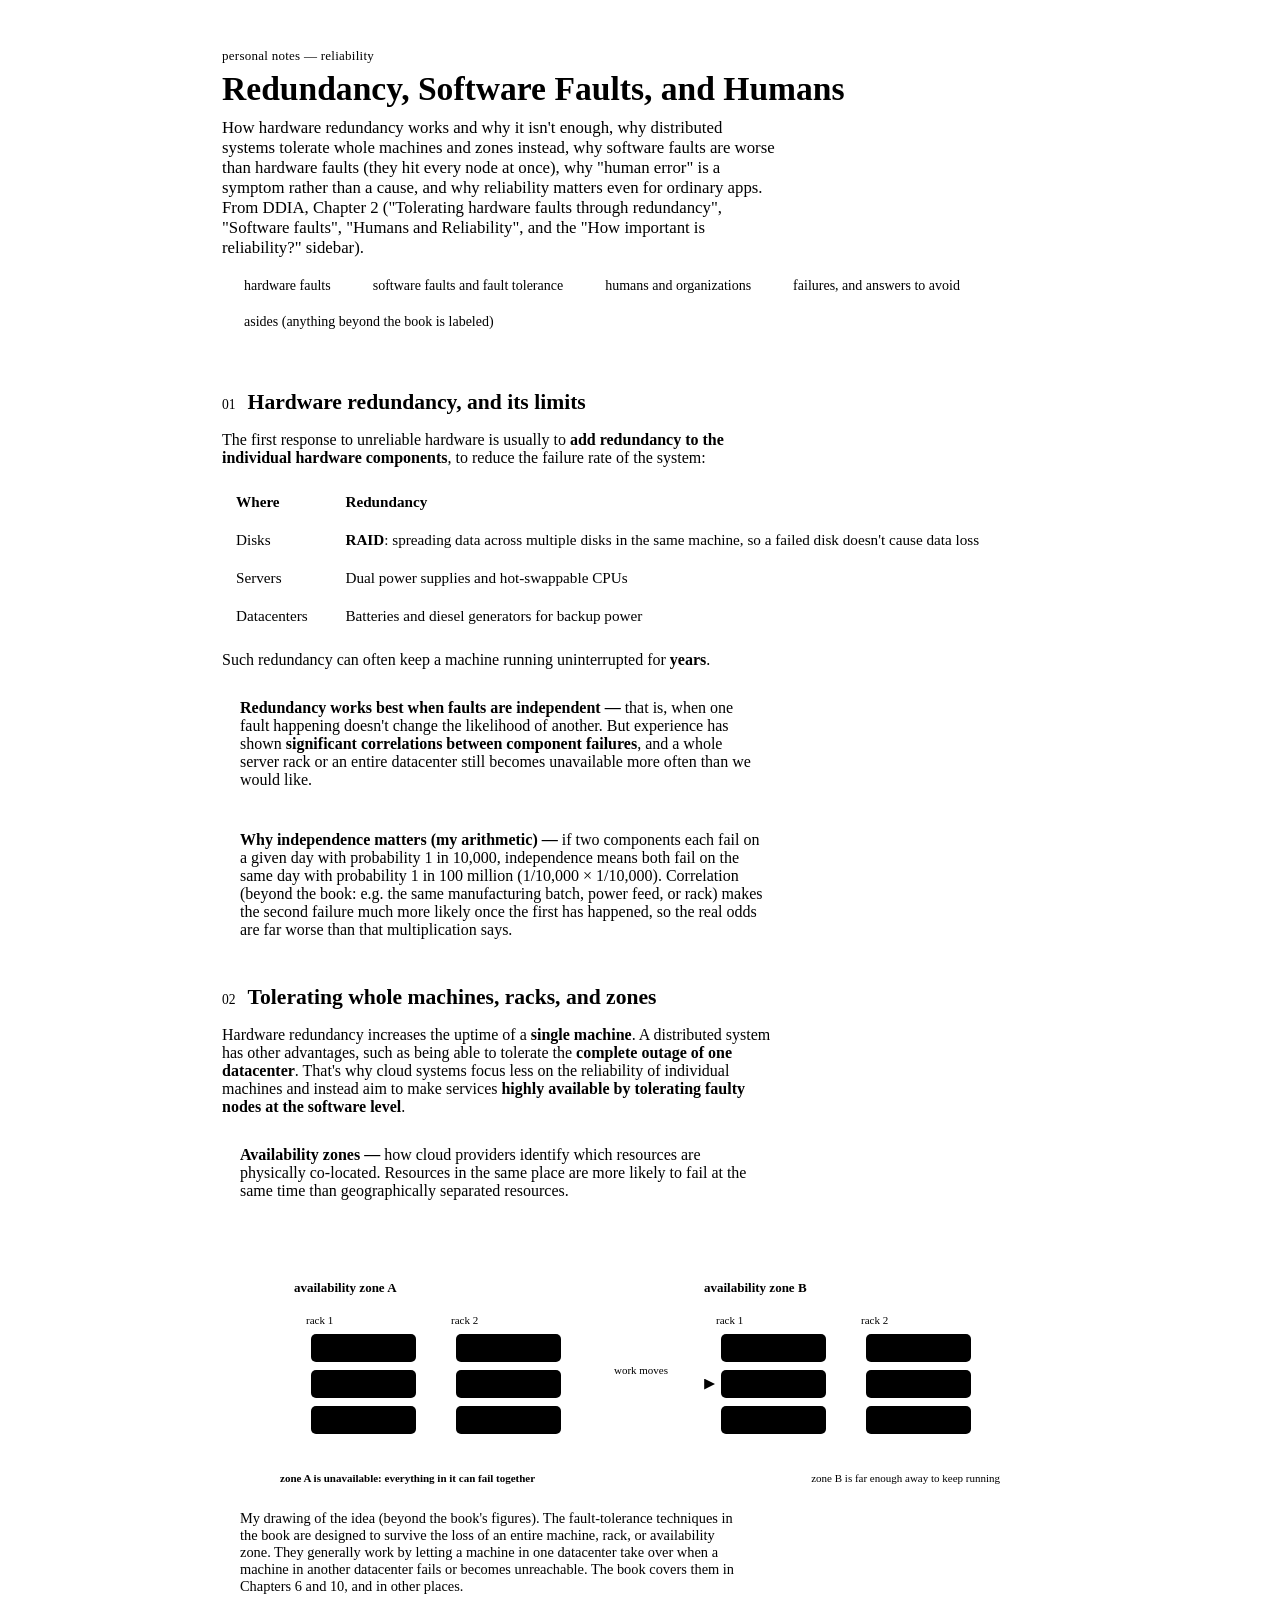
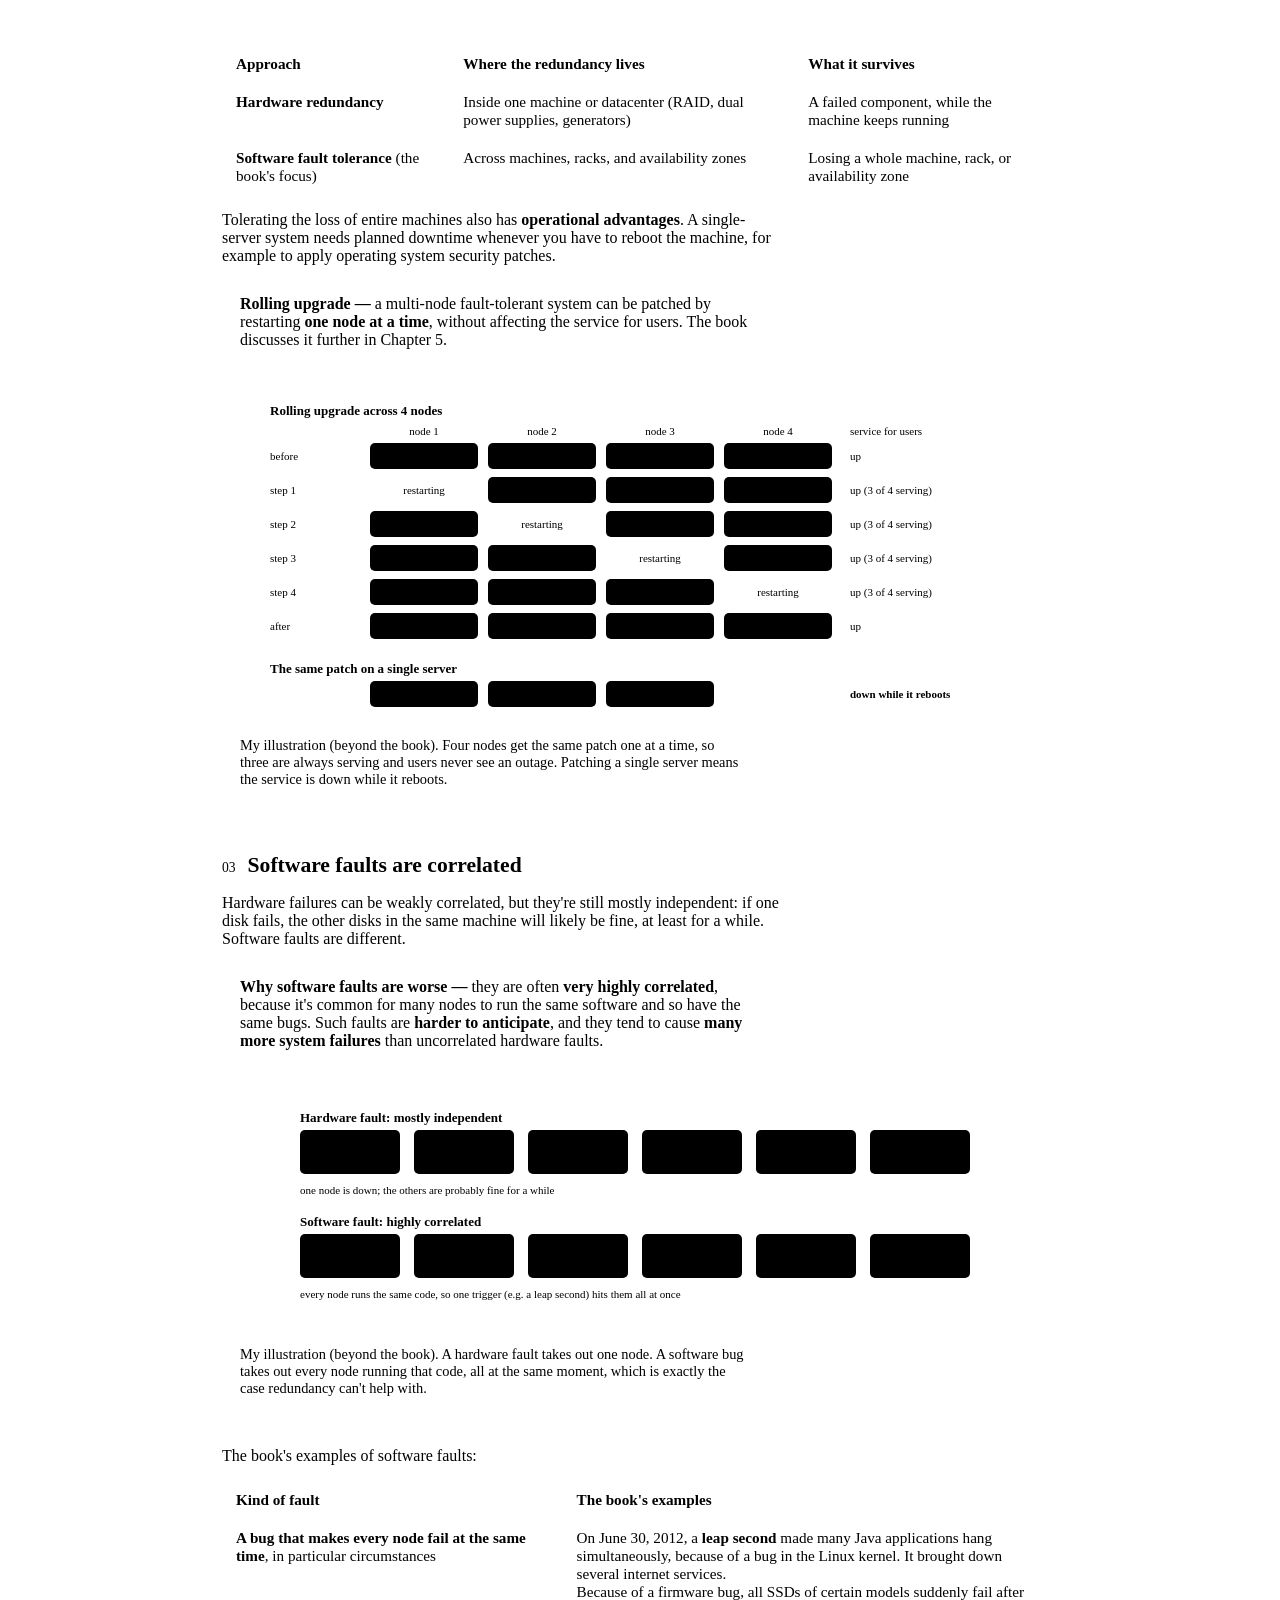
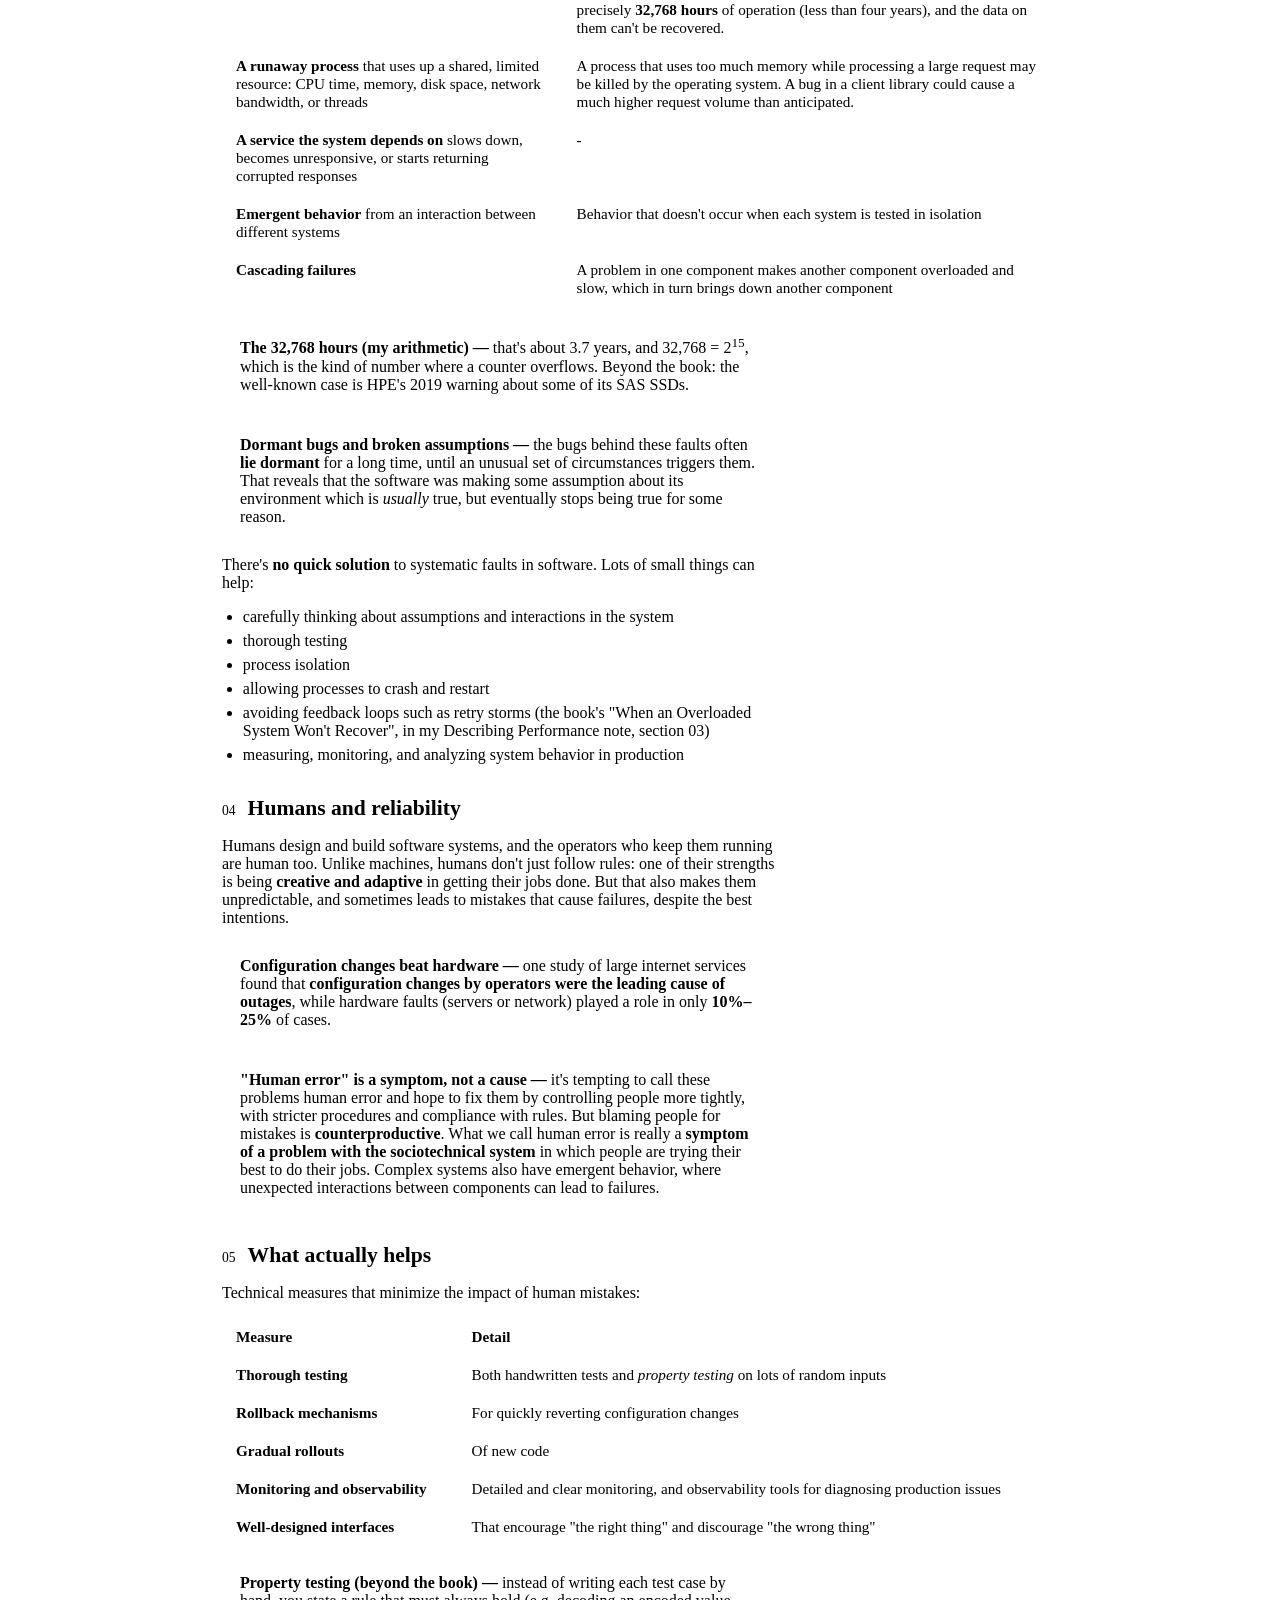
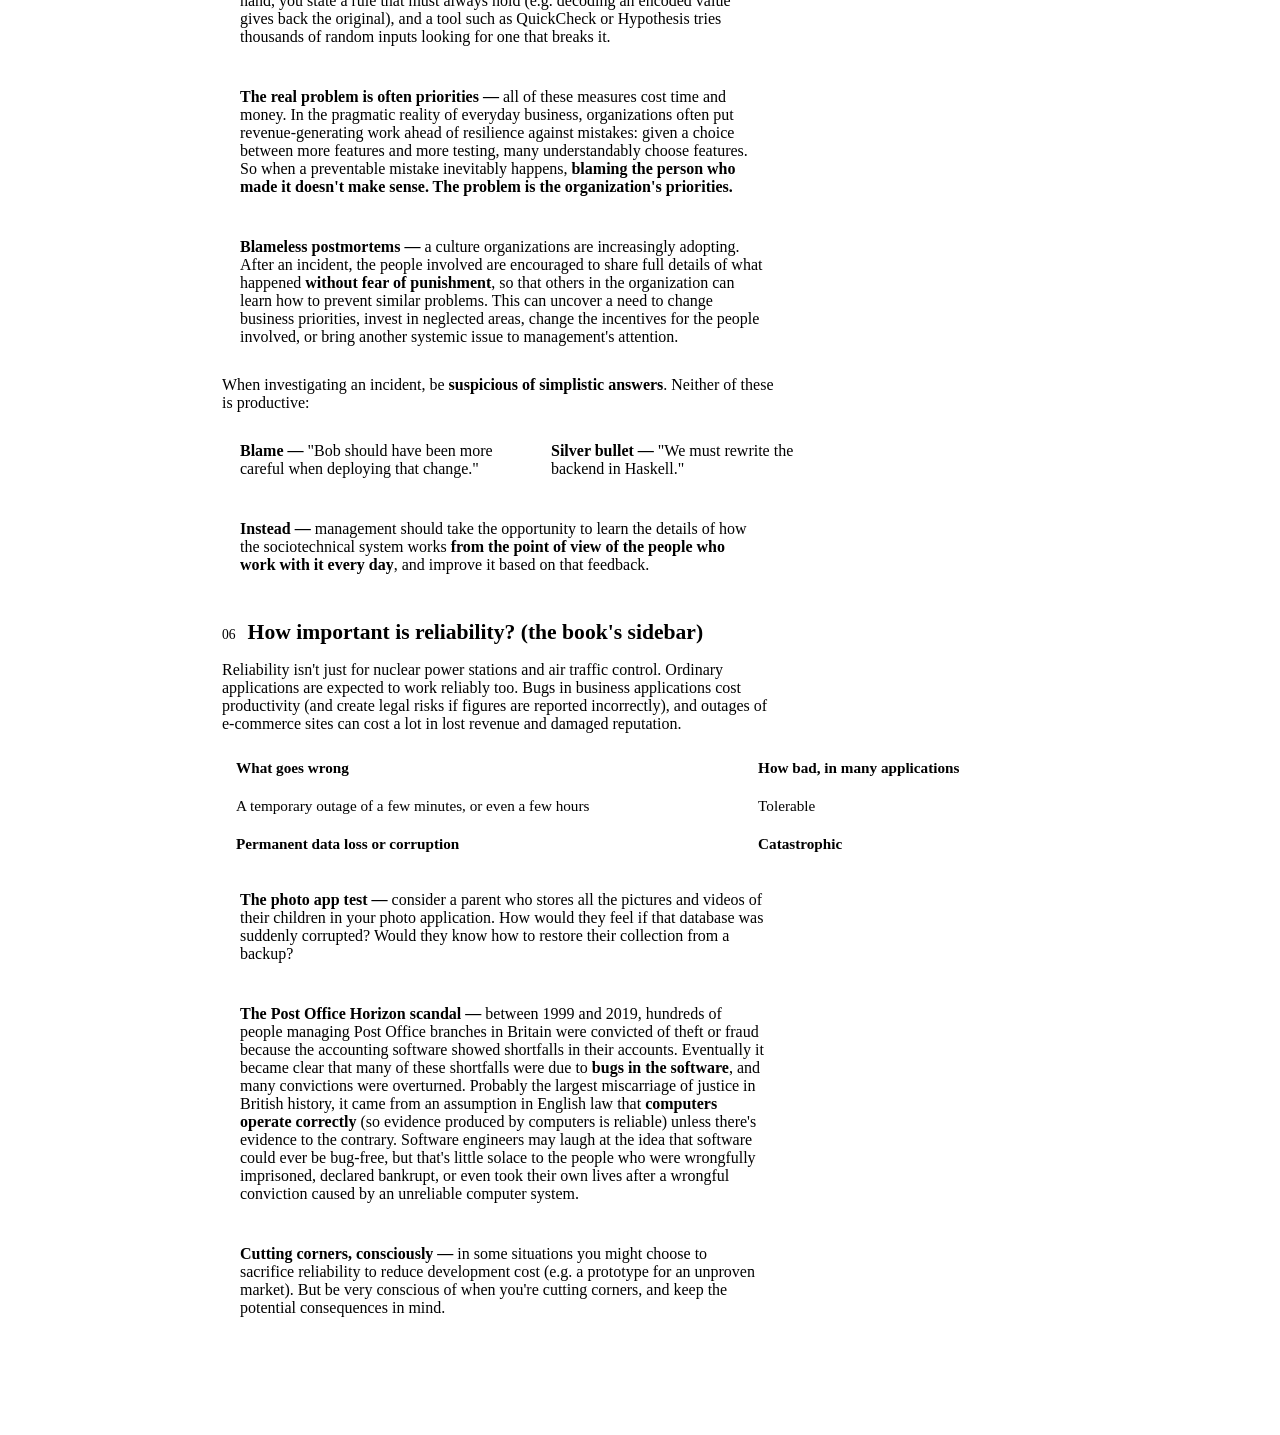
<file: docs/ddia/notes/ch02/redundancy-software-faults-and-humans-notes.html>
<!DOCTYPE html>
<html lang="en">
<head>
<meta charset="UTF-8">
<meta name="viewport" content="width=device-width, initial-scale=1.0">
<title>Redundancy, Software Faults, and Humans — Notes</title>
<style>
:host{ font-family:"Kalam","Comic Sans MS",cursive,sans-serif !important; font-size:23px !important; background-color:var(--note-paper,#FFFDF7) !important; background-image:linear-gradient(var(--note-rule,#E3EDF6) 1px, transparent 1px) !important; background-size:100% 1.8rem !important; }
:host h1, :host h2, :host h3, :host h4, :host h5, :host h6{ font-family:"Caveat","Comic Sans MS",cursive !important; font-weight:700 !important; letter-spacing:0.01em !important; }
:host > div{ max-width:none !important; }
:host h1, :host h2{ color:var(--note-heading, inherit) !important; }

  :host{
    --paper:#F0F1EE;
    --card:#FBFBFA;
    --ink:#1F2226;
    --ink-soft:#5C636B;
    --rule:#CDD1D5;
    --hw:#B0610E;
    --hw-soft:#F4E1CF;
    --sw:#2F6BC4;
    --sw-soft:#DCE6F7;
    --human:#2E7D5B;
    --human-soft:#D8EDE3;
    --fail:#B42318;
    --fail-soft:#F7DAD6;
    --gold:#B9862E;
    --gold-soft:#F1E4C4;
    --code-bg:#F2F4F7;
  }

  *{box-sizing:border-box;}

  :host{
    margin:0;
    background:var(--paper);
    color:var(--ink);
    font-size:17px;
    line-height:1.65;
    -webkit-font-smoothing:antialiased;
  }

  .wrap{max-width:900px;margin:0 auto;padding:40px 32px 64px;}

  .kicker{font-size:13px;letter-spacing:.02em;color:var(--ink-soft);margin:0 0 6px;}
  h1{font-size:2.1rem;margin:0 0 10px;}
  .lead{color:var(--ink-soft);font-size:1.05rem;max-width:66ch;margin:0 0 20px;}

  .legend{display:flex;gap:20px;flex-wrap:wrap;margin-bottom:24px;}
  .swatch{display:inline-flex;align-items:center;gap:8px;font-size:14px;}
  .swatch i{width:14px;height:14px;border-radius:3px;display:inline-block;}
  .swatch.hw i{background:var(--hw);}
  .swatch.sw i{background:var(--sw);}
  .swatch.human i{background:var(--human);}
  .swatch.fail i{background:var(--fail);}
  .swatch.aside i{background:var(--gold);}

  hr{border:none;border-top:1px solid var(--rule);margin:28px 0;}

  section{margin:32px 0;}
  h2{display:flex;gap:12px;align-items:baseline;font-size:1.35rem;margin:0 0 10px;}
  h2 .num{color:var(--ink-soft);font-size:.85rem;font-weight:normal;}

  p{max-width:70ch;}
  ul{max-width:68ch;padding-left:1.3rem;}
  li{margin:6px 0;}

  .def{
    background:var(--card);border:1px solid var(--rule);border-left:4px solid var(--sw);
    border-radius:8px;padding:14px 18px;margin:14px 0;max-width:70ch;
  }
  .def.hw{border-left-color:var(--hw);}
  .def.human{border-left-color:var(--human);}
  .def.fail{border-left-color:var(--fail);}
  .def.aside{border-left-color:var(--gold);}
  .def b{color:var(--sw);}
  .def.hw b{color:var(--hw);}
  .def.human b{color:var(--human);}
  .def.fail b{color:var(--fail);}
  .def.aside b{color:var(--gold);}

  .grid2{display:grid;grid-template-columns:1fr 1fr;gap:14px;max-width:76ch;}
  .grid2 .def{margin:0;}

  table{width:100%;border-collapse:collapse;margin:14px 0;font-size:.95rem;background:var(--card);border-radius:8px;overflow:hidden;}
  th,td{text-align:left;padding:10px 14px;border-bottom:1px solid var(--rule);vertical-align:top;}
  thead th{background:var(--sw-soft);color:var(--sw);}
  thead th.hw{background:var(--hw-soft);color:var(--hw);}
  thead th.human{background:var(--human-soft);color:var(--human);}
  tbody tr:last-child td{border-bottom:none;}

  code{font-family:ui-monospace,SFMono-Regular,Menlo,Consolas,monospace;background:var(--code-bg);border-radius:4px;padding:.05em .3em;font-size:.88em;}

  .diagram{margin:18px 0;background:var(--card);border:1px solid var(--rule);border-radius:8px;padding:18px;}
  .diagram svg{width:100%;height:auto;max-width:760px;display:block;margin:0 auto;}
  .diagram-text{font-size:13px;}
  .diagram-small{font-size:11px;}
  .caption{color:var(--ink-soft);font-size:.9rem;margin-top:10px;max-width:70ch;}

  @media (max-width:640px){
    .wrap{padding:28px 18px 48px;}
    .grid2{grid-template-columns:1fr;}
  }
:host(.dark){ --hw:#d1a373; --hw-soft:rgba(176,97,14,.22); --sw:#86a9dd; --sw-soft:rgba(47,107,196,.22); --human:#86b4a0; --human-soft:rgba(46,125,91,.22); --fail:#d47f79; --fail-soft:rgba(180,35,24,.22); --gold:#d6b986; --gold-soft:rgba(185,134,46,.22); --paper:#0d1224; --card:#ffffff10; --ink:#eaeef8; --ink-soft:#a9b2c7; --rule:#ffffff29; --code-bg:#ffffff12 }
</style>
</head>
<body>
<div class="wrap">

  <p class="kicker">personal notes — reliability</p>
  <h1>Redundancy, Software Faults, and Humans</h1>
  <p class="lead">
    How hardware redundancy works and why it isn't enough, why distributed
    systems tolerate whole machines and zones instead, why software faults are
    worse than hardware faults (they hit every node at once), why "human error"
    is a symptom rather than a cause, and why reliability matters even for
    ordinary apps. From DDIA, Chapter 2 ("Tolerating hardware faults through
    redundancy", "Software faults", "Humans and Reliability", and the "How
    important is reliability?" sidebar).
  </p>

  <div class="legend">
    <span class="swatch hw"><i></i> hardware faults</span>
    <span class="swatch sw"><i></i> software faults and fault tolerance</span>
    <span class="swatch human"><i></i> humans and organizations</span>
    <span class="swatch fail"><i></i> failures, and answers to avoid</span>
    <span class="swatch aside"><i></i> asides (anything beyond the book is labeled)</span>
  </div>

  <hr>

  <section>
    <h2><span class="num">01</span> Hardware redundancy, and its limits</h2>
    <p>
      The first response to unreliable hardware is usually to <b>add redundancy
      to the individual hardware components</b>, to reduce the failure rate of
      the system:
    </p>
    <table>
      <thead><tr><th class="hw">Where</th><th class="hw">Redundancy</th></tr></thead>
      <tbody>
        <tr><td>Disks</td><td><b>RAID</b>: spreading data across multiple disks in the same machine, so a failed disk doesn't cause data loss</td></tr>
        <tr><td>Servers</td><td>Dual power supplies and hot-swappable CPUs</td></tr>
        <tr><td>Datacenters</td><td>Batteries and diesel generators for backup power</td></tr>
      </tbody>
    </table>
    <p>Such redundancy can often keep a machine running uninterrupted for <b>years</b>.</p>
    <div class="def hw">
      <b>Redundancy works best when faults are independent —</b> that is, when
      one fault happening doesn't change the likelihood of another. But
      experience has shown <b>significant correlations between component
      failures</b>, and a whole server rack or an entire datacenter still
      becomes unavailable more often than we would like.
    </div>
    <div class="def aside">
      <b>Why independence matters (my arithmetic) —</b> if two components each
      fail on a given day with probability 1 in 10,000, independence means both
      fail on the same day with probability 1 in 100 million (1/10,000 ×
      1/10,000). Correlation (beyond the book: e.g. the same manufacturing
      batch, power feed, or rack) makes the second failure much more likely
      once the first has happened, so the real odds are far worse than that
      multiplication says.
    </div>
  </section>

  <section>
    <h2><span class="num">02</span> Tolerating whole machines, racks, and zones</h2>
    <p>
      Hardware redundancy increases the uptime of a <b>single machine</b>. A
      distributed system has other advantages, such as being able to tolerate
      the <b>complete outage of one datacenter</b>. That's why cloud systems
      focus less on the reliability of individual machines and instead aim to
      make services <b>highly available by tolerating faulty nodes at the
      software level</b>.
    </p>
    <div class="def">
      <b>Availability zones —</b> how cloud providers identify which resources
      are physically co-located. Resources in the same place are more likely
      to fail at the same time than geographically separated resources.
    </div>
    <div class="diagram">
      <svg viewBox="0 0 760 250" xmlns="http://www.w3.org/2000/svg" role="img" aria-label="Two availability zones; zone A is unavailable and a machine in zone B takes over its work"><defs><marker id="rsh-a1" markerWidth="8" markerHeight="8" refX="6" refY="3" orient="auto"><path d="M0,0 L6,3 L0,6 Z" fill="var(--sw)"/></marker></defs><rect x="20" y="20" width="310" height="190" rx="10" fill="none" stroke="var(--fail)" stroke-width="1.8"/><text x="34" y="42" class="diagram-text" font-weight="700" fill="var(--ink)">availability zone A</text><rect x="36" y="56" width="135" height="140" rx="6" fill="none" stroke="var(--rule)" stroke-width="1.2"/><text x="46" y="74" class="diagram-small" fill="var(--ink-soft)">rack 1</text><rect x="51" y="84" width="105" height="28" rx="5" fill="var(--fail-soft)" stroke="var(--fail)" stroke-width="1.2"/><text x="103.5" y="102.0" text-anchor="middle" class="diagram-small" fill="var(--ink)">machine: down</text><rect x="51" y="120" width="105" height="28" rx="5" fill="var(--fail-soft)" stroke="var(--fail)" stroke-width="1.2"/><text x="103.5" y="138.0" text-anchor="middle" class="diagram-small" fill="var(--ink)">machine: down</text><rect x="51" y="156" width="105" height="28" rx="5" fill="var(--fail-soft)" stroke="var(--fail)" stroke-width="1.2"/><text x="103.5" y="174.0" text-anchor="middle" class="diagram-small" fill="var(--ink)">machine: down</text><rect x="181" y="56" width="135" height="140" rx="6" fill="none" stroke="var(--rule)" stroke-width="1.2"/><text x="191" y="74" class="diagram-small" fill="var(--ink-soft)">rack 2</text><rect x="196" y="84" width="105" height="28" rx="5" fill="var(--fail-soft)" stroke="var(--fail)" stroke-width="1.2"/><text x="248.5" y="102.0" text-anchor="middle" class="diagram-small" fill="var(--ink)">machine: down</text><rect x="196" y="120" width="105" height="28" rx="5" fill="var(--fail-soft)" stroke="var(--fail)" stroke-width="1.2"/><text x="248.5" y="138.0" text-anchor="middle" class="diagram-small" fill="var(--ink)">machine: down</text><rect x="196" y="156" width="105" height="28" rx="5" fill="var(--fail-soft)" stroke="var(--fail)" stroke-width="1.2"/><text x="248.5" y="174.0" text-anchor="middle" class="diagram-small" fill="var(--ink)">machine: down</text><rect x="430" y="20" width="310" height="190" rx="10" fill="none" stroke="var(--ink-soft)" stroke-width="1.4"/><text x="444" y="42" class="diagram-text" font-weight="700" fill="var(--ink)">availability zone B</text><rect x="446" y="56" width="135" height="140" rx="6" fill="none" stroke="var(--rule)" stroke-width="1.2"/><text x="456" y="74" class="diagram-small" fill="var(--ink-soft)">rack 1</text><rect x="461" y="84" width="105" height="28" rx="5" fill="var(--card)" stroke="var(--ink-soft)" stroke-width="1.2"/><text x="513.5" y="102.0" text-anchor="middle" class="diagram-small" fill="var(--ink)">machine</text><rect x="461" y="120" width="105" height="28" rx="5" fill="var(--sw-soft)" stroke="var(--sw)" stroke-width="1.2"/><text x="513.5" y="138.0" text-anchor="middle" class="diagram-small" fill="var(--ink)" font-weight="700">takes over</text><rect x="461" y="156" width="105" height="28" rx="5" fill="var(--card)" stroke="var(--ink-soft)" stroke-width="1.2"/><text x="513.5" y="174.0" text-anchor="middle" class="diagram-small" fill="var(--ink)">machine</text><rect x="591" y="56" width="135" height="140" rx="6" fill="none" stroke="var(--rule)" stroke-width="1.2"/><text x="601" y="74" class="diagram-small" fill="var(--ink-soft)">rack 2</text><rect x="606" y="84" width="105" height="28" rx="5" fill="var(--card)" stroke="var(--ink-soft)" stroke-width="1.2"/><text x="658.5" y="102.0" text-anchor="middle" class="diagram-small" fill="var(--ink)">machine</text><rect x="606" y="120" width="105" height="28" rx="5" fill="var(--card)" stroke="var(--ink-soft)" stroke-width="1.2"/><text x="658.5" y="138.0" text-anchor="middle" class="diagram-small" fill="var(--ink)">machine</text><rect x="606" y="156" width="105" height="28" rx="5" fill="var(--card)" stroke="var(--ink-soft)" stroke-width="1.2"/><text x="658.5" y="174.0" text-anchor="middle" class="diagram-small" fill="var(--ink)">machine</text><line x1="334" y1="134" x2="455" y2="134" stroke="var(--sw)" stroke-width="1.8" marker-end="url(#rsh-a1)"/><text x="381" y="124" text-anchor="middle" class="diagram-small" fill="var(--ink)">work moves</text><text x="20" y="232" class="diagram-small" fill="var(--fail)" font-weight="700">zone A is unavailable: everything in it can fail together</text><text x="740" y="232" text-anchor="end" class="diagram-small" fill="var(--ink-soft)">zone B is far enough away to keep running</text></svg>
      <p class="caption">
        My drawing of the idea (beyond the book's figures). The fault-tolerance
        techniques in the book are designed to survive the loss of an entire
        machine, rack, or availability zone. They generally work by letting a
        machine in one datacenter take over when a machine in another
        datacenter fails or becomes unreachable. The book covers them in
        Chapters 6 and 10, and in other places.
      </p>
    </div>
    <table>
      <thead><tr><th>Approach</th><th>Where the redundancy lives</th><th>What it survives</th></tr></thead>
      <tbody>
        <tr><td><b>Hardware redundancy</b></td><td>Inside one machine or datacenter (RAID, dual power supplies, generators)</td><td>A failed component, while the machine keeps running</td></tr>
        <tr><td><b>Software fault tolerance</b> (the book's focus)</td><td>Across machines, racks, and availability zones</td><td>Losing a whole machine, rack, or availability zone</td></tr>
      </tbody>
    </table>
    <p>
      Tolerating the loss of entire machines also has <b>operational
      advantages</b>. A single-server system needs planned downtime whenever
      you have to reboot the machine, for example to apply operating system
      security patches.
    </p>
    <div class="def">
      <b>Rolling upgrade —</b> a multi-node fault-tolerant system can be
      patched by restarting <b>one node at a time</b>, without affecting the
      service for users. The book discusses it further in Chapter 5.
    </div>
    <div class="diagram">
      <svg viewBox="0 0 760 328" xmlns="http://www.w3.org/2000/svg" role="img" aria-label="Rolling upgrade: four nodes are patched one at a time so the service stays up; a single server is down while it reboots"><text x="10" y="16" class="diagram-text" font-weight="700" fill="var(--ink)">Rolling upgrade across 4 nodes</text><text x="164.0" y="36" text-anchor="middle" class="diagram-small" fill="var(--ink-soft)">node 1</text><text x="282.0" y="36" text-anchor="middle" class="diagram-small" fill="var(--ink-soft)">node 2</text><text x="400.0" y="36" text-anchor="middle" class="diagram-small" fill="var(--ink-soft)">node 3</text><text x="518.0" y="36" text-anchor="middle" class="diagram-small" fill="var(--ink-soft)">node 4</text><text x="590" y="36" class="diagram-small" fill="var(--ink-soft)">service for users</text><text x="10" y="61" class="diagram-small" fill="var(--ink)">before</text><rect x="110" y="44" width="108" height="26" rx="5" fill="var(--card)" stroke="var(--ink-soft)" stroke-width="1.2"/><text x="164.0" y="61.0" text-anchor="middle" class="diagram-small" fill="var(--ink)">old version</text><rect x="228" y="44" width="108" height="26" rx="5" fill="var(--card)" stroke="var(--ink-soft)" stroke-width="1.2"/><text x="282.0" y="61.0" text-anchor="middle" class="diagram-small" fill="var(--ink)">old version</text><rect x="346" y="44" width="108" height="26" rx="5" fill="var(--card)" stroke="var(--ink-soft)" stroke-width="1.2"/><text x="400.0" y="61.0" text-anchor="middle" class="diagram-small" fill="var(--ink)">old version</text><rect x="464" y="44" width="108" height="26" rx="5" fill="var(--card)" stroke="var(--ink-soft)" stroke-width="1.2"/><text x="518.0" y="61.0" text-anchor="middle" class="diagram-small" fill="var(--ink)">old version</text><text x="590" y="61" class="diagram-small" fill="var(--ink)">up</text><text x="10" y="95" class="diagram-small" fill="var(--ink)">step 1</text><rect x="110" y="78" width="108" height="26" rx="5" fill="none" stroke="var(--ink-soft)" stroke-width="1.2" stroke-dasharray="4 3"/><text x="164.0" y="95.0" text-anchor="middle" class="diagram-small" fill="var(--ink)">restarting</text><rect x="228" y="78" width="108" height="26" rx="5" fill="var(--card)" stroke="var(--ink-soft)" stroke-width="1.2"/><text x="282.0" y="95.0" text-anchor="middle" class="diagram-small" fill="var(--ink)">old version</text><rect x="346" y="78" width="108" height="26" rx="5" fill="var(--card)" stroke="var(--ink-soft)" stroke-width="1.2"/><text x="400.0" y="95.0" text-anchor="middle" class="diagram-small" fill="var(--ink)">old version</text><rect x="464" y="78" width="108" height="26" rx="5" fill="var(--card)" stroke="var(--ink-soft)" stroke-width="1.2"/><text x="518.0" y="95.0" text-anchor="middle" class="diagram-small" fill="var(--ink)">old version</text><text x="590" y="95" class="diagram-small" fill="var(--ink)">up (3 of 4 serving)</text><text x="10" y="129" class="diagram-small" fill="var(--ink)">step 2</text><rect x="110" y="112" width="108" height="26" rx="5" fill="var(--sw-soft)" stroke="var(--sw)" stroke-width="1.2"/><text x="164.0" y="129.0" text-anchor="middle" class="diagram-small" fill="var(--ink)" font-weight="700">patched</text><rect x="228" y="112" width="108" height="26" rx="5" fill="none" stroke="var(--ink-soft)" stroke-width="1.2" stroke-dasharray="4 3"/><text x="282.0" y="129.0" text-anchor="middle" class="diagram-small" fill="var(--ink)">restarting</text><rect x="346" y="112" width="108" height="26" rx="5" fill="var(--card)" stroke="var(--ink-soft)" stroke-width="1.2"/><text x="400.0" y="129.0" text-anchor="middle" class="diagram-small" fill="var(--ink)">old version</text><rect x="464" y="112" width="108" height="26" rx="5" fill="var(--card)" stroke="var(--ink-soft)" stroke-width="1.2"/><text x="518.0" y="129.0" text-anchor="middle" class="diagram-small" fill="var(--ink)">old version</text><text x="590" y="129" class="diagram-small" fill="var(--ink)">up (3 of 4 serving)</text><text x="10" y="163" class="diagram-small" fill="var(--ink)">step 3</text><rect x="110" y="146" width="108" height="26" rx="5" fill="var(--sw-soft)" stroke="var(--sw)" stroke-width="1.2"/><text x="164.0" y="163.0" text-anchor="middle" class="diagram-small" fill="var(--ink)" font-weight="700">patched</text><rect x="228" y="146" width="108" height="26" rx="5" fill="var(--sw-soft)" stroke="var(--sw)" stroke-width="1.2"/><text x="282.0" y="163.0" text-anchor="middle" class="diagram-small" fill="var(--ink)" font-weight="700">patched</text><rect x="346" y="146" width="108" height="26" rx="5" fill="none" stroke="var(--ink-soft)" stroke-width="1.2" stroke-dasharray="4 3"/><text x="400.0" y="163.0" text-anchor="middle" class="diagram-small" fill="var(--ink)">restarting</text><rect x="464" y="146" width="108" height="26" rx="5" fill="var(--card)" stroke="var(--ink-soft)" stroke-width="1.2"/><text x="518.0" y="163.0" text-anchor="middle" class="diagram-small" fill="var(--ink)">old version</text><text x="590" y="163" class="diagram-small" fill="var(--ink)">up (3 of 4 serving)</text><text x="10" y="197" class="diagram-small" fill="var(--ink)">step 4</text><rect x="110" y="180" width="108" height="26" rx="5" fill="var(--sw-soft)" stroke="var(--sw)" stroke-width="1.2"/><text x="164.0" y="197.0" text-anchor="middle" class="diagram-small" fill="var(--ink)" font-weight="700">patched</text><rect x="228" y="180" width="108" height="26" rx="5" fill="var(--sw-soft)" stroke="var(--sw)" stroke-width="1.2"/><text x="282.0" y="197.0" text-anchor="middle" class="diagram-small" fill="var(--ink)" font-weight="700">patched</text><rect x="346" y="180" width="108" height="26" rx="5" fill="var(--sw-soft)" stroke="var(--sw)" stroke-width="1.2"/><text x="400.0" y="197.0" text-anchor="middle" class="diagram-small" fill="var(--ink)" font-weight="700">patched</text><rect x="464" y="180" width="108" height="26" rx="5" fill="none" stroke="var(--ink-soft)" stroke-width="1.2" stroke-dasharray="4 3"/><text x="518.0" y="197.0" text-anchor="middle" class="diagram-small" fill="var(--ink)">restarting</text><text x="590" y="197" class="diagram-small" fill="var(--ink)">up (3 of 4 serving)</text><text x="10" y="231" class="diagram-small" fill="var(--ink)">after</text><rect x="110" y="214" width="108" height="26" rx="5" fill="var(--sw-soft)" stroke="var(--sw)" stroke-width="1.2"/><text x="164.0" y="231.0" text-anchor="middle" class="diagram-small" fill="var(--ink)" font-weight="700">patched</text><rect x="228" y="214" width="108" height="26" rx="5" fill="var(--sw-soft)" stroke="var(--sw)" stroke-width="1.2"/><text x="282.0" y="231.0" text-anchor="middle" class="diagram-small" fill="var(--ink)" font-weight="700">patched</text><rect x="346" y="214" width="108" height="26" rx="5" fill="var(--sw-soft)" stroke="var(--sw)" stroke-width="1.2"/><text x="400.0" y="231.0" text-anchor="middle" class="diagram-small" fill="var(--ink)" font-weight="700">patched</text><rect x="464" y="214" width="108" height="26" rx="5" fill="var(--sw-soft)" stroke="var(--sw)" stroke-width="1.2"/><text x="518.0" y="231.0" text-anchor="middle" class="diagram-small" fill="var(--ink)" font-weight="700">patched</text><text x="590" y="231" class="diagram-small" fill="var(--ink)">up</text><text x="10" y="274" class="diagram-text" font-weight="700" fill="var(--ink)">The same patch on a single server</text><rect x="110" y="282" width="108" height="26" rx="5" fill="var(--card)" stroke="var(--ink-soft)" stroke-width="1.2"/><text x="164.0" y="299.0" text-anchor="middle" class="diagram-small" fill="var(--ink)">old version</text><rect x="228" y="282" width="108" height="26" rx="5" fill="var(--fail-soft)" stroke="var(--fail)" stroke-width="1.2"/><text x="282.0" y="299.0" text-anchor="middle" class="diagram-small" fill="var(--ink)" font-weight="700">down: rebooting</text><rect x="346" y="282" width="108" height="26" rx="5" fill="var(--sw-soft)" stroke="var(--sw)" stroke-width="1.2"/><text x="400.0" y="299.0" text-anchor="middle" class="diagram-small" fill="var(--ink)">patched</text><text x="590" y="299" class="diagram-small" fill="var(--fail)" font-weight="700">down while it reboots</text></svg>
      <p class="caption">
        My illustration (beyond the book). Four nodes get the same patch one
        at a time, so three are always serving and users never see an outage.
        Patching a single server means the service is down while it reboots.
      </p>
    </div>
  </section>

  <section>
    <h2><span class="num">03</span> Software faults are correlated</h2>
    <p>
      Hardware failures can be weakly correlated, but they're still mostly
      independent: if one disk fails, the other disks in the same machine will
      likely be fine, at least for a while. Software faults are different.
    </p>
    <div class="def">
      <b>Why software faults are worse —</b> they are often <b>very highly
      correlated</b>, because it's common for many nodes to run the same
      software and so have the same bugs. Such faults are <b>harder to
      anticipate</b>, and they tend to cause <b>many more system failures</b>
      than uncorrelated hardware faults.
    </div>
    <div class="diagram">
      <svg viewBox="0 0 760 236" xmlns="http://www.w3.org/2000/svg" role="img" aria-label="A hardware fault takes down one node; a software bug takes down every node running the same code at once"><text x="40" y="22" class="diagram-text" font-weight="700" fill="var(--ink)">Hardware fault: mostly independent</text><rect x="40" y="30" width="100" height="44" rx="5" fill="var(--card)" stroke="var(--ink-soft)" stroke-width="1.2"/><text x="90.0" y="49.0" text-anchor="middle" class="diagram-small" fill="var(--ink-soft)">node 1</text><text x="90.0" y="63.0" text-anchor="middle" class="diagram-small" fill="var(--ink)">ok</text><rect x="154" y="30" width="100" height="44" rx="5" fill="var(--card)" stroke="var(--ink-soft)" stroke-width="1.2"/><text x="204.0" y="49.0" text-anchor="middle" class="diagram-small" fill="var(--ink-soft)">node 2</text><text x="204.0" y="63.0" text-anchor="middle" class="diagram-small" fill="var(--ink)">ok</text><rect x="268" y="30" width="100" height="44" rx="5" fill="var(--fail-soft)" stroke="var(--fail)" stroke-width="1.2"/><text x="318.0" y="49.0" text-anchor="middle" class="diagram-small" fill="var(--ink-soft)">node 3</text><text x="318.0" y="63.0" text-anchor="middle" class="diagram-small" fill="var(--ink)" font-weight="700">disk failed</text><rect x="382" y="30" width="100" height="44" rx="5" fill="var(--card)" stroke="var(--ink-soft)" stroke-width="1.2"/><text x="432.0" y="49.0" text-anchor="middle" class="diagram-small" fill="var(--ink-soft)">node 4</text><text x="432.0" y="63.0" text-anchor="middle" class="diagram-small" fill="var(--ink)">ok</text><rect x="496" y="30" width="100" height="44" rx="5" fill="var(--card)" stroke="var(--ink-soft)" stroke-width="1.2"/><text x="546.0" y="49.0" text-anchor="middle" class="diagram-small" fill="var(--ink-soft)">node 5</text><text x="546.0" y="63.0" text-anchor="middle" class="diagram-small" fill="var(--ink)">ok</text><rect x="610" y="30" width="100" height="44" rx="5" fill="var(--card)" stroke="var(--ink-soft)" stroke-width="1.2"/><text x="660.0" y="49.0" text-anchor="middle" class="diagram-small" fill="var(--ink-soft)">node 6</text><text x="660.0" y="63.0" text-anchor="middle" class="diagram-small" fill="var(--ink)">ok</text><text x="40" y="94" class="diagram-small" fill="var(--ink-soft)">one node is down; the others are probably fine for a while</text><text x="40" y="126" class="diagram-text" font-weight="700" fill="var(--ink)">Software fault: highly correlated</text><rect x="40" y="134" width="100" height="44" rx="5" fill="var(--fail-soft)" stroke="var(--fail)" stroke-width="1.2"/><text x="90.0" y="153.0" text-anchor="middle" class="diagram-small" fill="var(--ink-soft)">node 1</text><text x="90.0" y="167.0" text-anchor="middle" class="diagram-small" fill="var(--ink)" font-weight="700">same bug</text><rect x="154" y="134" width="100" height="44" rx="5" fill="var(--fail-soft)" stroke="var(--fail)" stroke-width="1.2"/><text x="204.0" y="153.0" text-anchor="middle" class="diagram-small" fill="var(--ink-soft)">node 2</text><text x="204.0" y="167.0" text-anchor="middle" class="diagram-small" fill="var(--ink)" font-weight="700">same bug</text><rect x="268" y="134" width="100" height="44" rx="5" fill="var(--fail-soft)" stroke="var(--fail)" stroke-width="1.2"/><text x="318.0" y="153.0" text-anchor="middle" class="diagram-small" fill="var(--ink-soft)">node 3</text><text x="318.0" y="167.0" text-anchor="middle" class="diagram-small" fill="var(--ink)" font-weight="700">same bug</text><rect x="382" y="134" width="100" height="44" rx="5" fill="var(--fail-soft)" stroke="var(--fail)" stroke-width="1.2"/><text x="432.0" y="153.0" text-anchor="middle" class="diagram-small" fill="var(--ink-soft)">node 4</text><text x="432.0" y="167.0" text-anchor="middle" class="diagram-small" fill="var(--ink)" font-weight="700">same bug</text><rect x="496" y="134" width="100" height="44" rx="5" fill="var(--fail-soft)" stroke="var(--fail)" stroke-width="1.2"/><text x="546.0" y="153.0" text-anchor="middle" class="diagram-small" fill="var(--ink-soft)">node 5</text><text x="546.0" y="167.0" text-anchor="middle" class="diagram-small" fill="var(--ink)" font-weight="700">same bug</text><rect x="610" y="134" width="100" height="44" rx="5" fill="var(--fail-soft)" stroke="var(--fail)" stroke-width="1.2"/><text x="660.0" y="153.0" text-anchor="middle" class="diagram-small" fill="var(--ink-soft)">node 6</text><text x="660.0" y="167.0" text-anchor="middle" class="diagram-small" fill="var(--ink)" font-weight="700">same bug</text><text x="40" y="198" class="diagram-small" fill="var(--ink-soft)">every node runs the same code, so one trigger (e.g. a leap second) hits them all at once</text></svg>
      <p class="caption">
        My illustration (beyond the book). A hardware fault takes out one node.
        A software bug takes out every node running that code, all at the same
        moment, which is exactly the case redundancy can't help with.
      </p>
    </div>
    <p>The book's examples of software faults:</p>
    <table>
      <thead><tr><th>Kind of fault</th><th>The book's examples</th></tr></thead>
      <tbody>
        <tr><td><b>A bug that makes every node fail at the same time</b>, in particular circumstances</td><td>On June 30, 2012, a <b>leap second</b> made many Java applications hang simultaneously, because of a bug in the Linux kernel. It brought down several internet services.<br>Because of a firmware bug, all SSDs of certain models suddenly fail after precisely <b>32,768 hours</b> of operation (less than four years), and the data on them can't be recovered.</td></tr>
        <tr><td><b>A runaway process</b> that uses up a shared, limited resource: CPU time, memory, disk space, network bandwidth, or threads</td><td>A process that uses too much memory while processing a large request may be killed by the operating system. A bug in a client library could cause a much higher request volume than anticipated.</td></tr>
        <tr><td><b>A service the system depends on</b> slows down, becomes unresponsive, or starts returning corrupted responses</td><td>-</td></tr>
        <tr><td><b>Emergent behavior</b> from an interaction between different systems</td><td>Behavior that doesn't occur when each system is tested in isolation</td></tr>
        <tr><td><b>Cascading failures</b></td><td>A problem in one component makes another component overloaded and slow, which in turn brings down another component</td></tr>
      </tbody>
    </table>
    <div class="def aside">
      <b>The 32,768 hours (my arithmetic) —</b> that's about 3.7 years, and
      32,768 = 2<sup>15</sup>, which is the kind of number where a counter
      overflows. Beyond the book: the well-known case is HPE's 2019 warning
      about some of its SAS SSDs.
    </div>
    <div class="def">
      <b>Dormant bugs and broken assumptions —</b> the bugs behind these faults
      often <b>lie dormant</b> for a long time, until an unusual set of
      circumstances triggers them. That reveals that the software was making
      some assumption about its environment which is <i>usually</i> true, but
      eventually stops being true for some reason.
    </div>
    <p>
      There's <b>no quick solution</b> to systematic faults in software. Lots of
      small things can help:
    </p>
    <ul>
      <li>carefully thinking about assumptions and interactions in the system</li>
      <li>thorough testing</li>
      <li>process isolation</li>
      <li>allowing processes to crash and restart</li>
      <li>avoiding feedback loops such as retry storms (the book's "When an Overloaded System Won't Recover", in my Describing Performance note, section 03)</li>
      <li>measuring, monitoring, and analyzing system behavior in production</li>
    </ul>
  </section>

  <section>
    <h2><span class="num">04</span> Humans and reliability</h2>
    <p>
      Humans design and build software systems, and the operators who keep
      them running are human too. Unlike machines, humans don't just follow
      rules: one of their strengths is being <b>creative and adaptive</b> in
      getting their jobs done. But that also makes them unpredictable, and
      sometimes leads to mistakes that cause failures, despite the best
      intentions.
    </p>
    <div class="def human">
      <b>Configuration changes beat hardware —</b> one study of large internet
      services found that <b>configuration changes by operators were the
      leading cause of outages</b>, while hardware faults (servers or network)
      played a role in only <b>10%–25%</b> of cases.
    </div>
    <div class="def human">
      <b>"Human error" is a symptom, not a cause —</b> it's tempting to call
      these problems human error and hope to fix them by controlling people
      more tightly, with stricter procedures and compliance with rules. But
      blaming people for mistakes is <b>counterproductive</b>. What we call
      human error is really a <b>symptom of a problem with the sociotechnical
      system</b> in which people are trying their best to do their jobs.
      Complex systems also have emergent behavior, where unexpected
      interactions between components can lead to failures.
    </div>
  </section>

  <section>
    <h2><span class="num">05</span> What actually helps</h2>
    <p>Technical measures that minimize the impact of human mistakes:</p>
    <table>
      <thead><tr><th class="human">Measure</th><th class="human">Detail</th></tr></thead>
      <tbody>
        <tr><td><b>Thorough testing</b></td><td>Both handwritten tests and <i>property testing</i> on lots of random inputs</td></tr>
        <tr><td><b>Rollback mechanisms</b></td><td>For quickly reverting configuration changes</td></tr>
        <tr><td><b>Gradual rollouts</b></td><td>Of new code</td></tr>
        <tr><td><b>Monitoring and observability</b></td><td>Detailed and clear monitoring, and observability tools for diagnosing production issues</td></tr>
        <tr><td><b>Well-designed interfaces</b></td><td>That encourage "the right thing" and discourage "the wrong thing"</td></tr>
      </tbody>
    </table>
    <div class="def aside">
      <b>Property testing (beyond the book) —</b> instead of writing each test
      case by hand, you state a rule that must always hold (e.g. decoding an
      encoded value gives back the original), and a tool such as QuickCheck or
      Hypothesis tries thousands of random inputs looking for one that breaks it.
    </div>
    <div class="def human">
      <b>The real problem is often priorities —</b> all of these measures cost
      time and money. In the pragmatic reality of everyday business,
      organizations often put revenue-generating work ahead of resilience
      against mistakes: given a choice between more features and more testing,
      many understandably choose features. So when a preventable mistake
      inevitably happens, <b>blaming the person who made it doesn't make
      sense. The problem is the organization's priorities.</b>
    </div>
    <div class="def human">
      <b>Blameless postmortems —</b> a culture organizations are increasingly
      adopting. After an incident, the people involved are encouraged to share
      full details of what happened <b>without fear of punishment</b>, so that
      others in the organization can learn how to prevent similar problems.
      This can uncover a need to change business priorities, invest in
      neglected areas, change the incentives for the people involved, or bring
      another systemic issue to management's attention.
    </div>
    <p>When investigating an incident, be <b>suspicious of simplistic answers</b>. Neither of these is productive:</p>
    <div class="grid2">
      <div class="def fail"><b>Blame —</b> "Bob should have been more careful when deploying that change."</div>
      <div class="def fail"><b>Silver bullet —</b> "We must rewrite the backend in Haskell."</div>
    </div>
    <div class="def human">
      <b>Instead —</b> management should take the opportunity to learn the
      details of how the sociotechnical system works <b>from the point of view
      of the people who work with it every day</b>, and improve it based on
      that feedback.
    </div>
  </section>

  <section>
    <h2><span class="num">06</span> How important is reliability? (the book's sidebar)</h2>
    <p>
      Reliability isn't just for nuclear power stations and air traffic
      control. Ordinary applications are expected to work reliably too. Bugs in
      business applications cost productivity (and create legal risks if
      figures are reported incorrectly), and outages of e-commerce sites can
      cost a lot in lost revenue and damaged reputation.
    </p>
    <table>
      <thead><tr><th>What goes wrong</th><th>How bad, in many applications</th></tr></thead>
      <tbody>
        <tr><td>A temporary outage of a few minutes, or even a few hours</td><td>Tolerable</td></tr>
        <tr><td><b>Permanent data loss or corruption</b></td><td><b>Catastrophic</b></td></tr>
      </tbody>
    </table>
    <div class="def">
      <b>The photo app test —</b> consider a parent who stores all the pictures
      and videos of their children in your photo application. How would they
      feel if that database was suddenly corrupted? Would they know how to
      restore their collection from a backup?
    </div>
    <div class="def fail">
      <b>The Post Office Horizon scandal —</b> between 1999 and 2019, hundreds
      of people managing Post Office branches in Britain were convicted of
      theft or fraud because the accounting software showed shortfalls in
      their accounts. Eventually it became clear that many of these shortfalls
      were due to <b>bugs in the software</b>, and many convictions were
      overturned. Probably the largest miscarriage of justice in British
      history, it came from an assumption in English law that <b>computers
      operate correctly</b> (so evidence produced by computers is reliable)
      unless there's evidence to the contrary. Software engineers may laugh at
      the idea that software could ever be bug-free, but that's little solace
      to the people who were wrongfully imprisoned, declared bankrupt, or even
      took their own lives after a wrongful conviction caused by an unreliable
      computer system.
    </div>
    <div class="def aside">
      <b>Cutting corners, consciously —</b> in some situations you might
      choose to sacrifice reliability to reduce development cost (e.g. a
      prototype for an unproven market). But be very conscious of when you're
      cutting corners, and keep the potential consequences in mind.
    </div>
  </section>

</div>
</body>
</html>
</file>
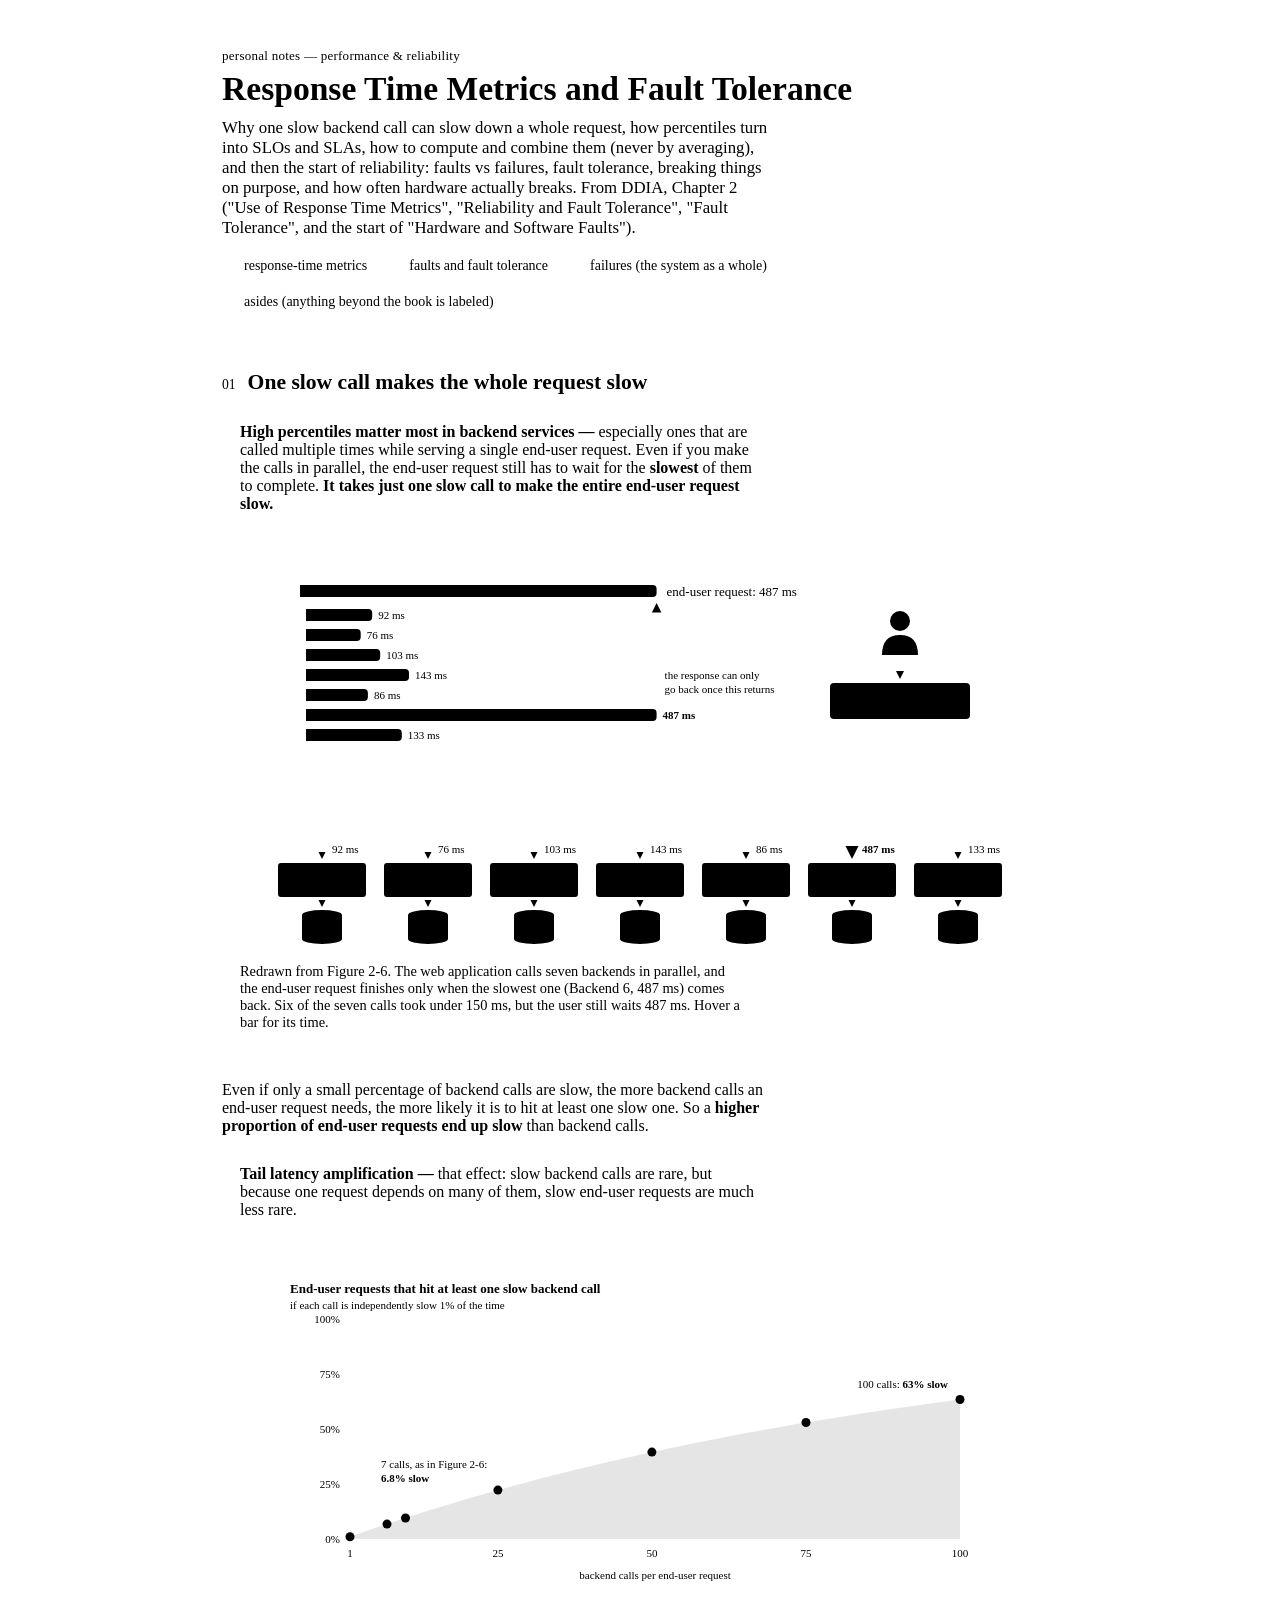
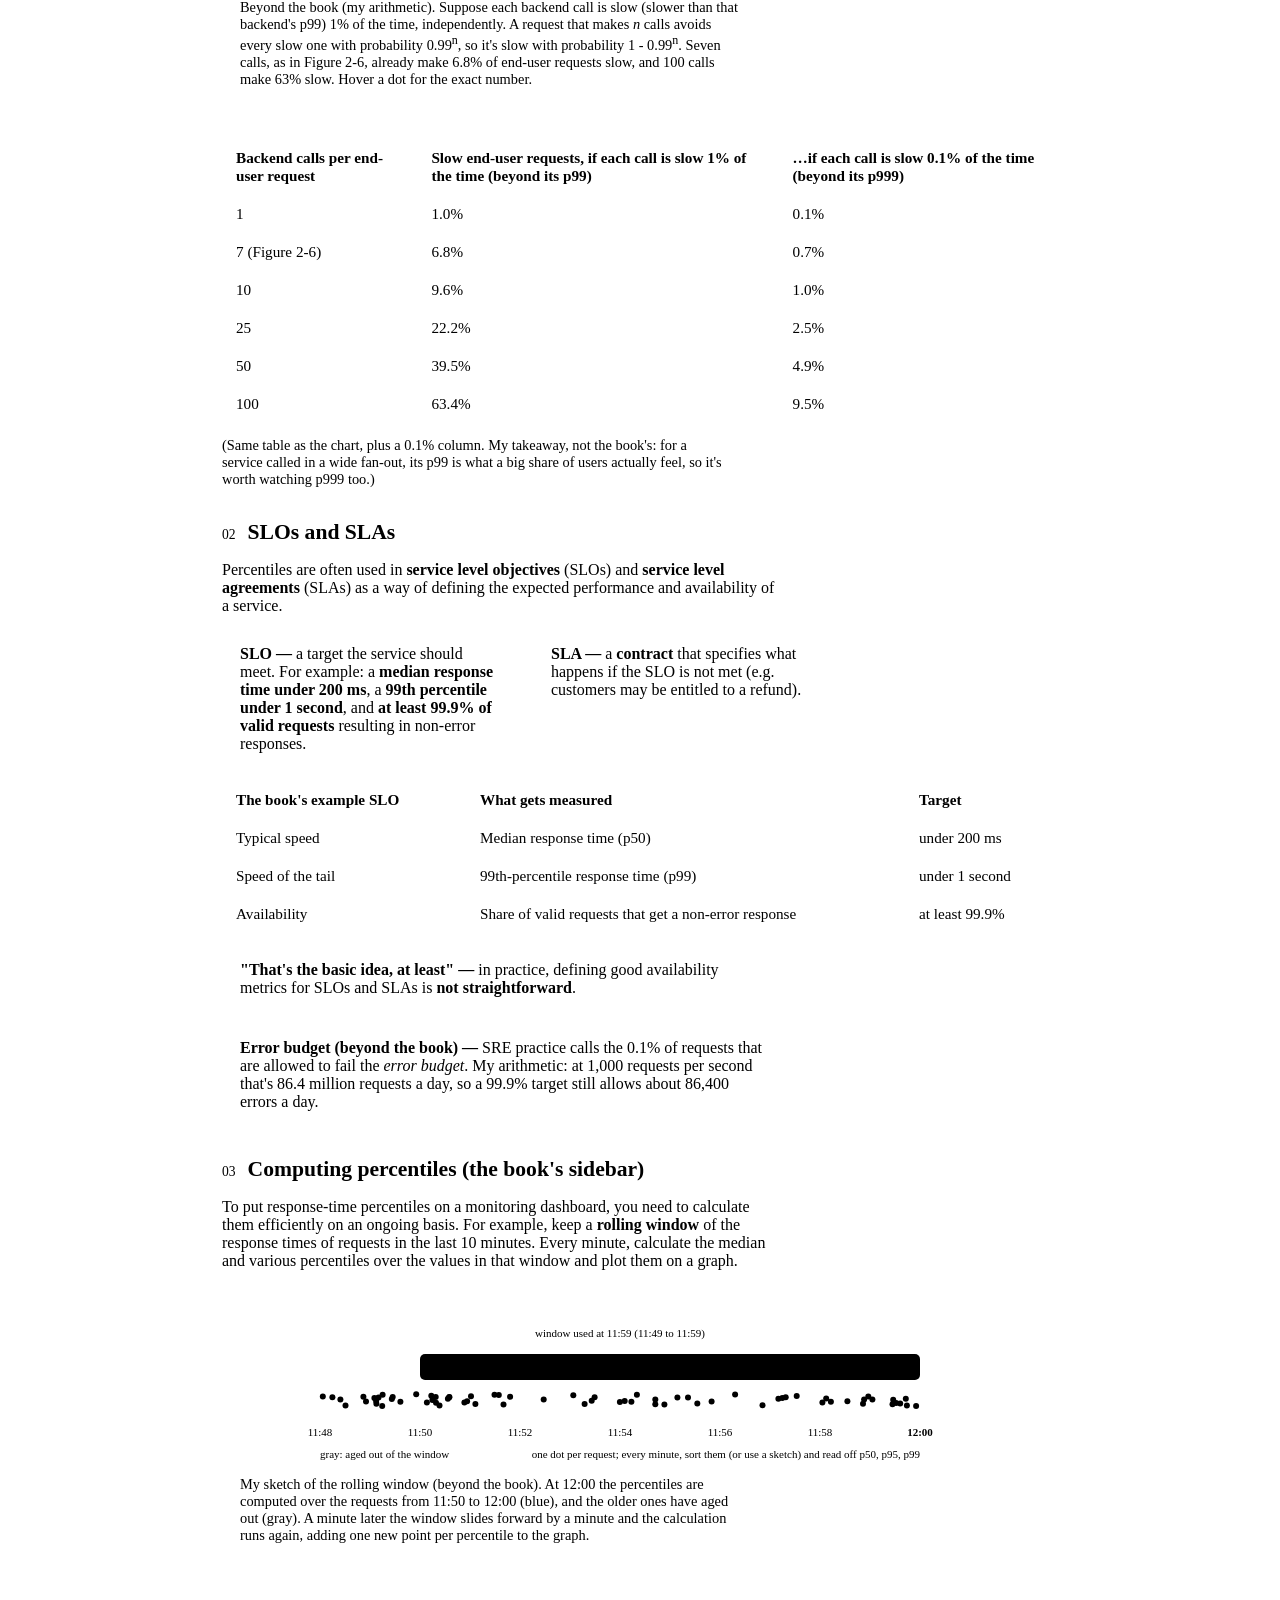
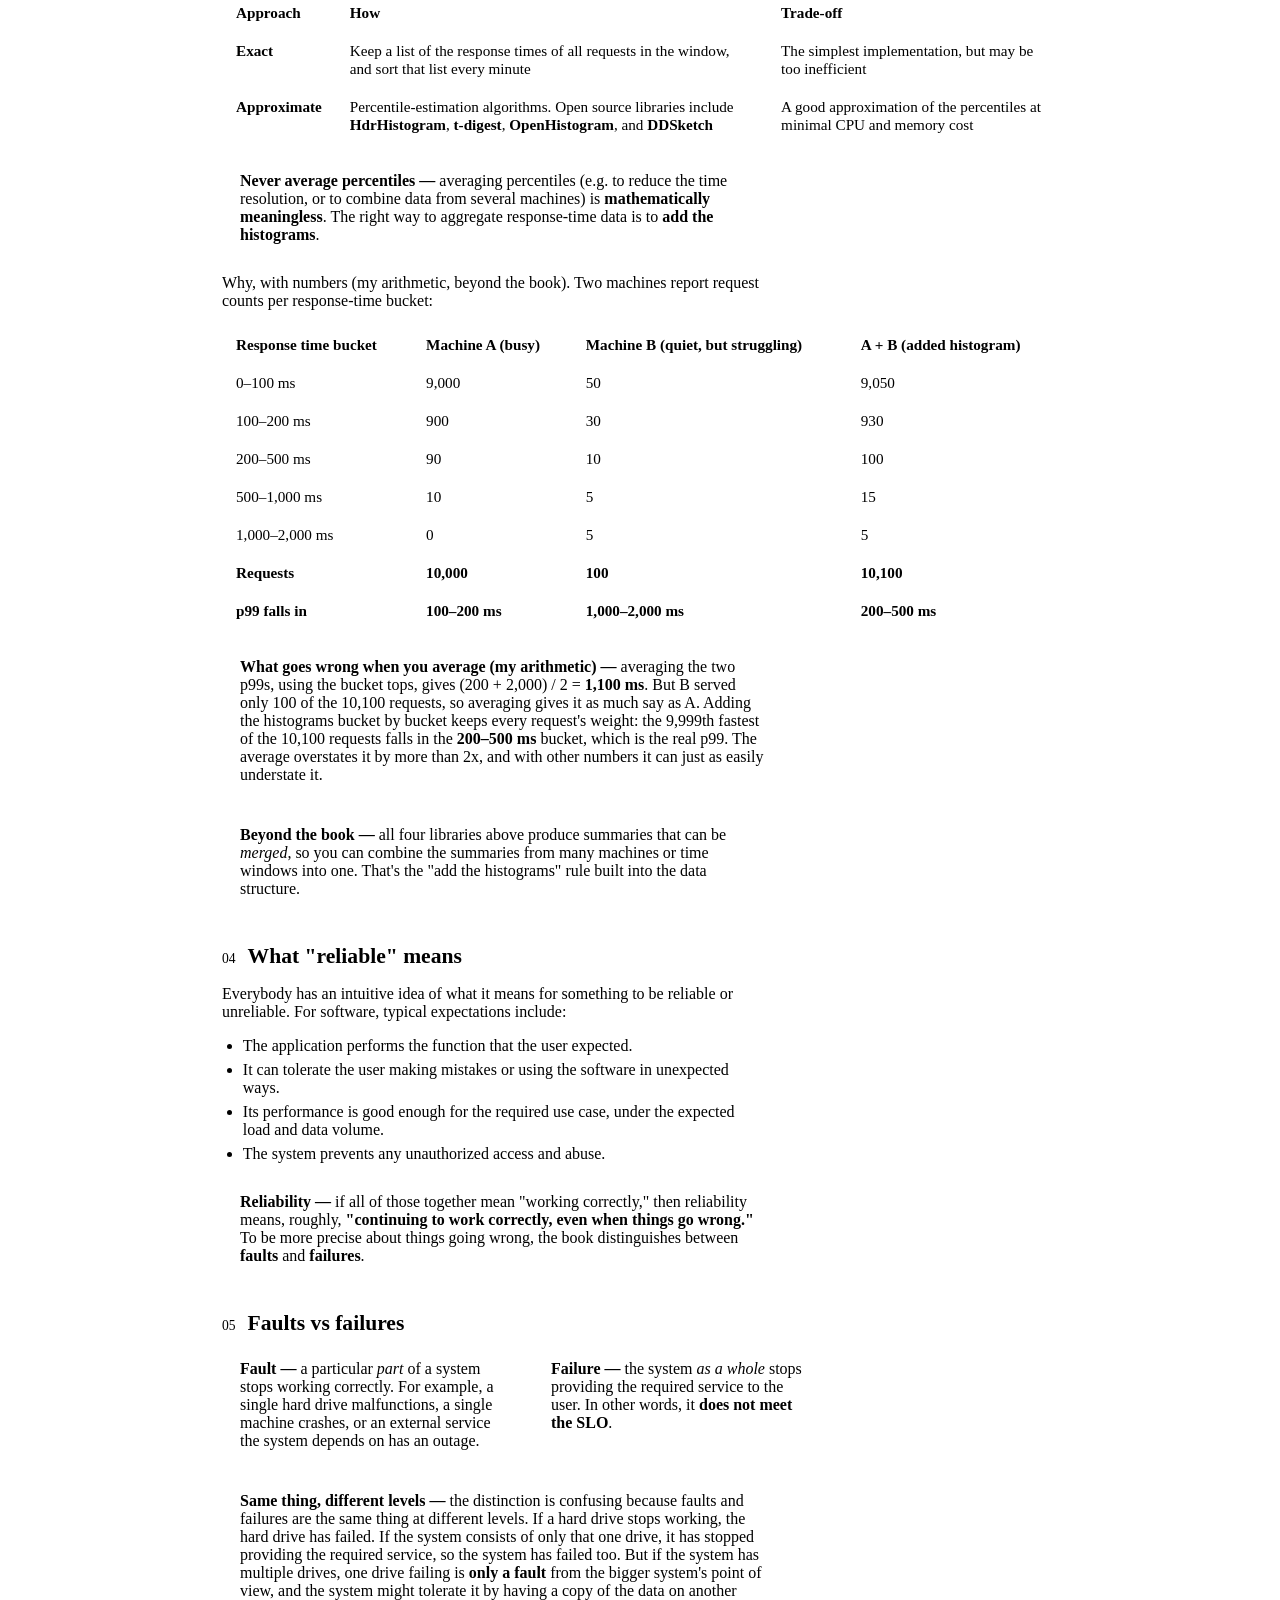
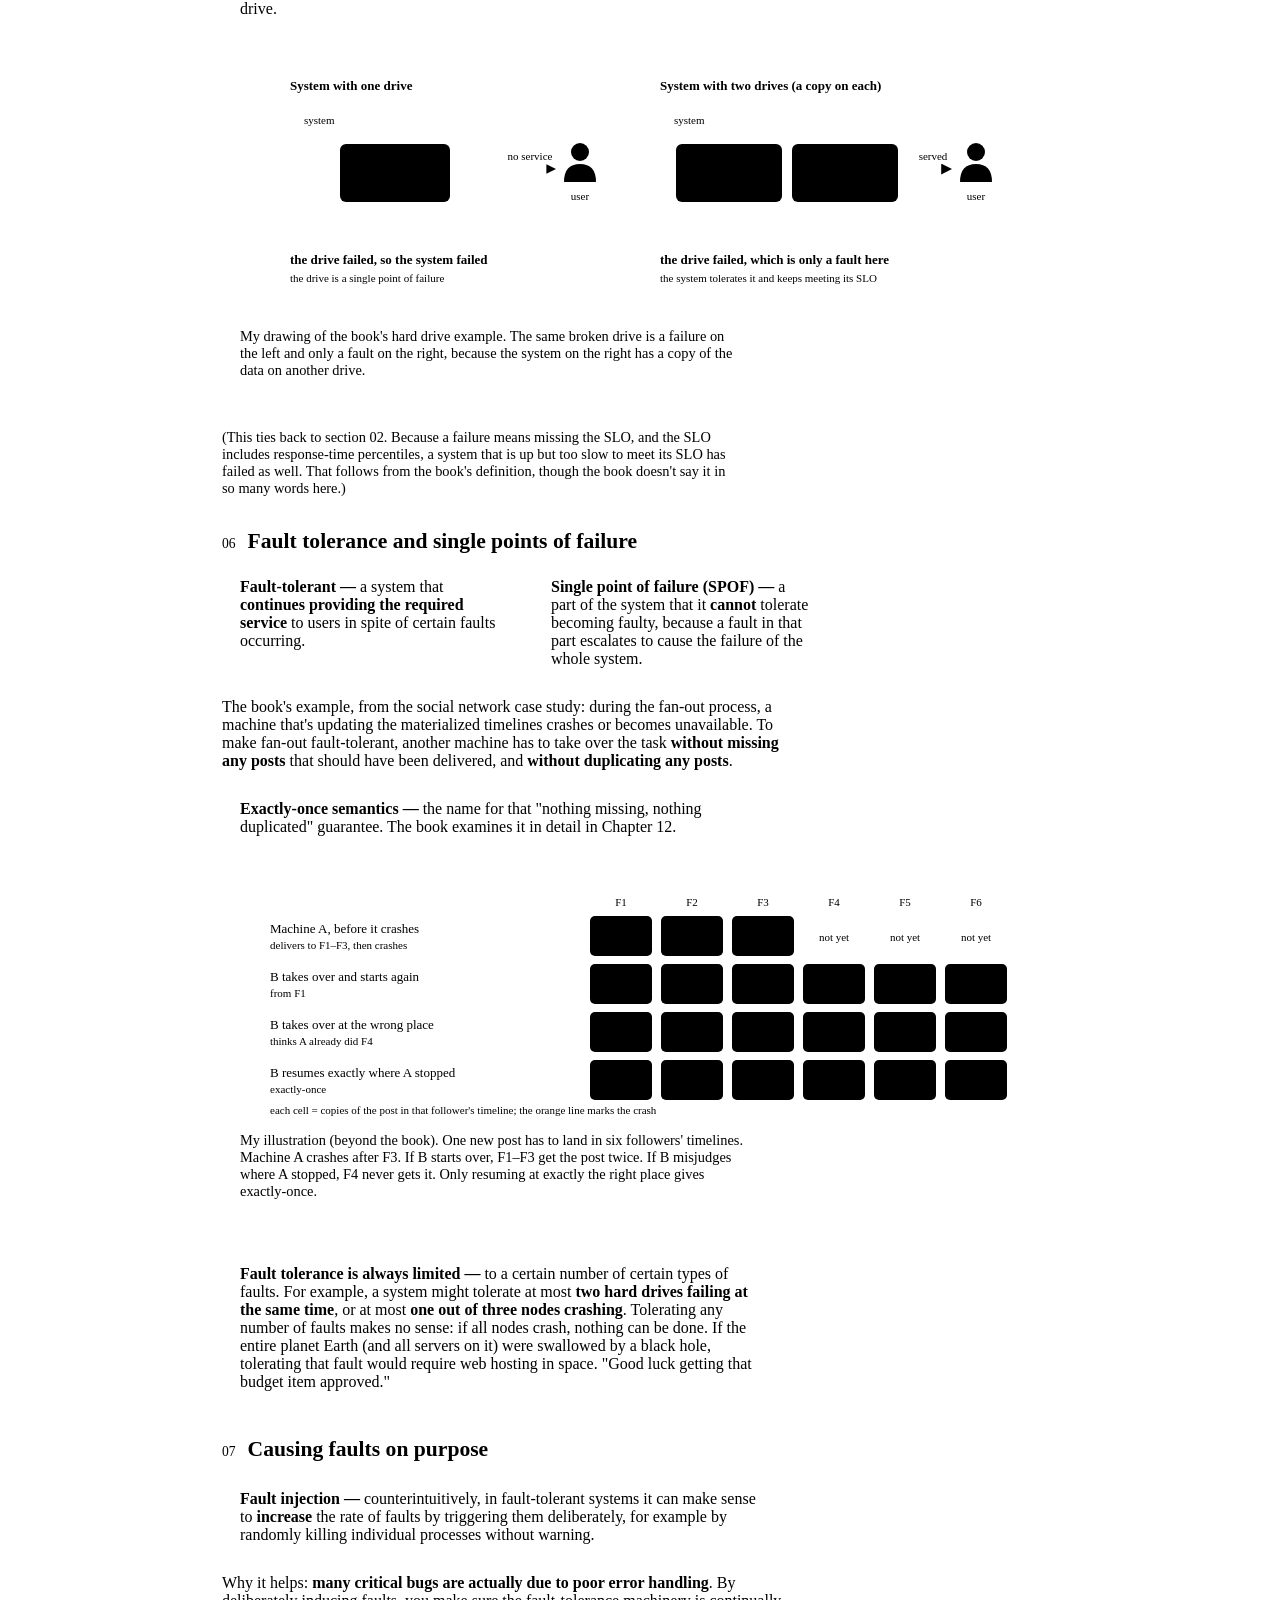
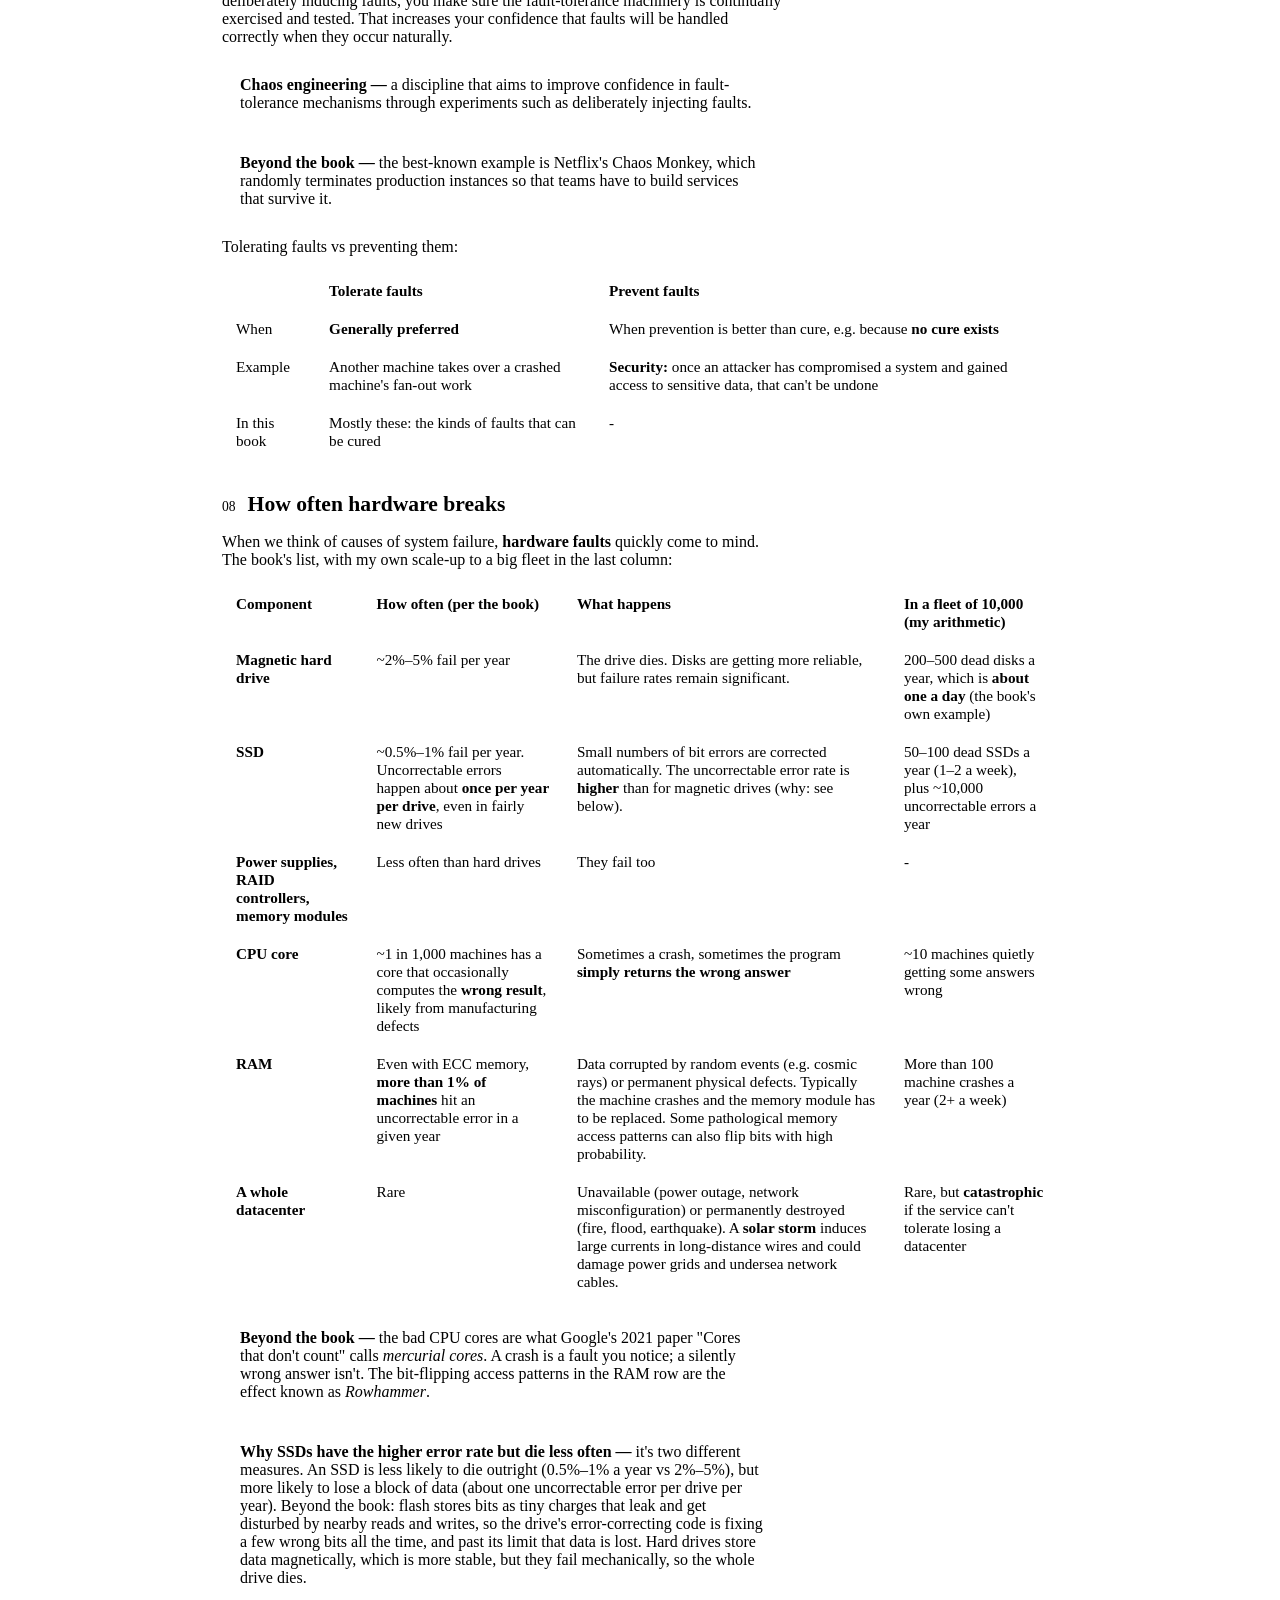
<file: docs/ddia/notes/ch02/response-time-metrics-and-fault-tolerance-notes.html>
<!DOCTYPE html>
<html lang="en">
<head>
<meta charset="UTF-8">
<meta name="viewport" content="width=device-width, initial-scale=1.0">
<title>Response Time Metrics and Fault Tolerance — Notes</title>
<style>
:host{ font-family:"Kalam","Comic Sans MS",cursive,sans-serif !important; font-size:23px !important; background-color:var(--note-paper,#FFFDF7) !important; background-image:linear-gradient(var(--note-rule,#E3EDF6) 1px, transparent 1px) !important; background-size:100% 1.8rem !important; }
:host h1, :host h2, :host h3, :host h4, :host h5, :host h6{ font-family:"Caveat","Comic Sans MS",cursive !important; font-weight:700 !important; letter-spacing:0.01em !important; }
:host > div{ max-width:none !important; }
:host h1, :host h2{ color:var(--note-heading, inherit) !important; }

  :host{
    --paper:#F0F1EE;
    --card:#FBFBFA;
    --ink:#1F2226;
    --ink-soft:#5C636B;
    --rule:#CDD1D5;
    --grid:#E3E5E8;
    --resp:#2F6BC4;
    --resp-soft:#DCE6F7;
    --fault:#B0610E;
    --fault-soft:#F4E1CF;
    --fail:#B42318;
    --fail-soft:#F7DAD6;
    --gold:#B9862E;
    --gold-soft:#F1E4C4;
    --bar:#C3C9D1;
    --code-bg:#F2F4F7;
  }

  *{box-sizing:border-box;}

  :host{
    margin:0;
    background:var(--paper);
    color:var(--ink);
    font-size:17px;
    line-height:1.65;
    -webkit-font-smoothing:antialiased;
  }

  .wrap{max-width:900px;margin:0 auto;padding:40px 32px 64px;}

  .kicker{font-size:13px;letter-spacing:.02em;color:var(--ink-soft);margin:0 0 6px;}
  h1{font-size:2.1rem;margin:0 0 10px;}
  .lead{color:var(--ink-soft);font-size:1.05rem;max-width:66ch;margin:0 0 20px;}

  .legend{display:flex;gap:20px;flex-wrap:wrap;margin-bottom:24px;}
  .swatch{display:inline-flex;align-items:center;gap:8px;font-size:14px;}
  .swatch i{width:14px;height:14px;border-radius:3px;display:inline-block;}
  .swatch.resp i{background:var(--resp);}
  .swatch.fault i{background:var(--fault);}
  .swatch.fail i{background:var(--fail);}
  .swatch.aside i{background:var(--gold);}

  hr{border:none;border-top:1px solid var(--rule);margin:28px 0;}

  section{margin:32px 0;}
  h2{display:flex;gap:12px;align-items:baseline;font-size:1.35rem;margin:0 0 10px;}
  h2 .num{color:var(--ink-soft);font-size:.85rem;font-weight:normal;}

  p{max-width:70ch;}
  ul{max-width:68ch;padding-left:1.3rem;}
  li{margin:6px 0;}

  .def{
    background:var(--card);border:1px solid var(--rule);border-left:4px solid var(--resp);
    border-radius:8px;padding:14px 18px;margin:14px 0;max-width:70ch;
  }
  .def.fault{border-left-color:var(--fault);}
  .def.fail{border-left-color:var(--fail);}
  .def.aside{border-left-color:var(--gold);}
  .def b{color:var(--resp);}
  .def.fault b{color:var(--fault);}
  .def.fail b{color:var(--fail);}
  .def.aside b{color:var(--gold);}

  .grid2{display:grid;grid-template-columns:1fr 1fr;gap:14px;max-width:76ch;}
  .grid2 .def{margin:0;}

  table{width:100%;border-collapse:collapse;margin:14px 0;font-size:.95rem;background:var(--card);border-radius:8px;overflow:hidden;}
  th,td{text-align:left;padding:10px 14px;border-bottom:1px solid var(--rule);vertical-align:top;}
  thead th{background:var(--resp-soft);color:var(--resp);}
  thead th.fault{background:var(--fault-soft);color:var(--fault);}
  thead th.aside{background:var(--gold-soft);color:var(--gold);}
  tbody tr:last-child td{border-bottom:none;}
  td.num{font-variant-numeric:tabular-nums;}
  tr.total td{font-weight:700;}

  code{font-family:ui-monospace,SFMono-Regular,Menlo,Consolas,monospace;background:var(--code-bg);border-radius:4px;padding:.05em .3em;font-size:.88em;}

  .diagram{margin:18px 0;background:var(--card);border:1px solid var(--rule);border-radius:8px;padding:18px;}
  .diagram svg{width:100%;height:auto;max-width:760px;display:block;margin:0 auto;}
  .diagram-text{font-size:13px;}
  .diagram-small{font-size:11px;}
  .caption{color:var(--ink-soft);font-size:.9rem;margin-top:10px;max-width:70ch;}

  @media (max-width:640px){
    .wrap{padding:28px 18px 48px;}
    .grid2{grid-template-columns:1fr;}
  }
:host(.dark){ --resp:#86a9dd; --resp-soft:rgba(47,107,196,.22); --fault:#d1a373; --fault-soft:rgba(176,97,14,.22); --fail:#d47f79; --fail-soft:rgba(180,35,24,.22); --gold:#d6b986; --gold-soft:rgba(185,134,46,.22); --bar:#dce0e4; --paper:#0d1224; --card:#ffffff10; --ink:#eaeef8; --ink-soft:#a9b2c7; --rule:#ffffff29; --grid:#ffffff14; --code-bg:#ffffff12 }
</style>
</head>
<body>
<div class="wrap">

  <p class="kicker">personal notes — performance &amp; reliability</p>
  <h1>Response Time Metrics and Fault Tolerance</h1>
  <p class="lead">
    Why one slow backend call can slow down a whole request, how percentiles
    turn into SLOs and SLAs, how to compute and combine them (never by
    averaging), and then the start of reliability: faults vs failures, fault
    tolerance, breaking things on purpose, and how often hardware actually
    breaks. From DDIA, Chapter 2 ("Use of Response Time Metrics", "Reliability
    and Fault Tolerance", "Fault Tolerance", and the start of "Hardware and
    Software Faults").
  </p>

  <div class="legend">
    <span class="swatch resp"><i></i> response-time metrics</span>
    <span class="swatch fault"><i></i> faults and fault tolerance</span>
    <span class="swatch fail"><i></i> failures (the system as a whole)</span>
    <span class="swatch aside"><i></i> asides (anything beyond the book is labeled)</span>
  </div>

  <hr>

  <section>
    <h2><span class="num">01</span> One slow call makes the whole request slow</h2>
    <div class="def">
      <b>High percentiles matter most in backend services —</b> especially
      ones that are called multiple times while serving a single end-user
      request. Even if you make the calls in parallel, the end-user request
      still has to wait for the <b>slowest</b> of them to complete. <b>It takes
      just one slow call to make the entire end-user request slow.</b>
    </div>
    <div class="diagram">
      <svg viewBox="0 0 760 390" xmlns="http://www.w3.org/2000/svg" role="img" aria-label="An end-user request waits for seven parallel backend calls; the slowest call, 487 ms, sets the end-user response time"><defs><marker id="rt-a1" markerWidth="8" markerHeight="8" refX="6" refY="3" orient="auto"><path d="M0,0 L6,3 L0,6 Z" fill="var(--ink)"/></marker><marker id="rt-a2" markerWidth="8" markerHeight="8" refX="6" refY="3" orient="auto"><path d="M0,0 L6,3 L0,6 Z" fill="var(--resp)"/></marker></defs><path d="M40,22 H392.6 Q396.6,22 396.6,26 V30 Q396.6,34 392.6,34 H40 Z" fill="var(--ink)"><title>end-user request: 487 ms (it waits for the slowest call)</title></path><text x="406.6" y="33" class="diagram-text" fill="var(--ink)">end-user request: 487 ms</text><line x1="42" y1="34" x2="42" y2="178" stroke="var(--ink)" stroke-width="1.2"/><path d="M46,46 H108.2 Q112.2,46 112.2,50 V54 Q112.2,58 108.2,58 H46 Z" fill="var(--bar)"><title>Backend 1: 92 ms</title></path><text x="118.2" y="56" class="diagram-small" fill="var(--ink)">92 ms</text><path d="M46,66 H96.7 Q100.7,66 100.7,70 V74 Q100.7,78 96.7,78 H46 Z" fill="var(--bar)"><title>Backend 2: 76 ms</title></path><text x="106.7" y="76" class="diagram-small" fill="var(--ink)">76 ms</text><path d="M46,86 H116.2 Q120.2,86 120.2,90 V94 Q120.2,98 116.2,98 H46 Z" fill="var(--bar)"><title>Backend 3: 103 ms</title></path><text x="126.2" y="96" class="diagram-small" fill="var(--ink)">103 ms</text><path d="M46,106 H145.0 Q149.0,106 149.0,110 V114 Q149.0,118 145.0,118 H46 Z" fill="var(--bar)"><title>Backend 4: 143 ms</title></path><text x="155.0" y="116" class="diagram-small" fill="var(--ink)">143 ms</text><path d="M46,126 H103.9 Q107.9,126 107.9,130 V134 Q107.9,138 103.9,138 H46 Z" fill="var(--bar)"><title>Backend 5: 86 ms</title></path><text x="113.9" y="136" class="diagram-small" fill="var(--ink)">86 ms</text><path d="M46,146 H392.6 Q396.6,146 396.6,150 V154 Q396.6,158 392.6,158 H46 Z" fill="var(--resp)"><title>Backend 6: 487 ms</title></path><text x="402.6" y="156" class="diagram-small" fill="var(--ink)" font-weight="700">487 ms</text><path d="M46,166 H137.8 Q141.8,166 141.8,170 V174 Q141.8,178 137.8,178 H46 Z" fill="var(--bar)"><title>Backend 7: 133 ms</title></path><text x="147.8" y="176" class="diagram-small" fill="var(--ink)">133 ms</text><line x1="396.6" y1="146" x2="396.6" y2="40" stroke="var(--resp)" stroke-width="1.6" marker-end="url(#rt-a2)"/><text x="404.6" y="116" class="diagram-small" fill="var(--ink-soft)">the response can only</text><text x="404.6" y="130" class="diagram-small" fill="var(--ink-soft)">go back once this returns</text><circle cx="640" cy="58" r="10" fill="var(--resp-soft)" stroke="var(--ink)" stroke-width="1.2"/><path d="M622,92 Q622,72 640,72 Q658,72 658,92 Z" fill="var(--resp-soft)" stroke="var(--ink)" stroke-width="1.2"/><line x1="640" y1="94" x2="640" y2="116" stroke="var(--ink)" stroke-width="1.4" marker-end="url(#rt-a1)"/><rect x="570" y="120" width="140" height="36" rx="4" fill="var(--card)" stroke="var(--ink)" stroke-width="1.4"/><text x="640" y="143" text-anchor="middle" class="diagram-text" fill="var(--ink)">Web application</text><path d="M640,156 C640,230 62,220 62,296" fill="none" stroke="var(--ink-soft)" stroke-width="1.2" marker-end="url(#rt-a1)"/><text x="72" y="290" class="diagram-small" fill="var(--ink)">92 ms</text><rect x="18" y="300" width="88" height="34" rx="3" fill="var(--card)" stroke="var(--ink)" stroke-width="1.2"/><text x="62" y="322" text-anchor="middle" class="diagram-text" fill="var(--ink)">Backend 1</text><line x1="62" y1="334" x2="62" y2="344" stroke="var(--ink)" stroke-width="1.2" marker-end="url(#rt-a1)"/><path d="M42,352 v24 a20,5 0 0 0 40,0 v-24" fill="var(--card)" stroke="var(--ink-soft)" stroke-width="1.2"/><ellipse cx="62" cy="352" rx="20" ry="5" fill="var(--card)" stroke="var(--ink-soft)" stroke-width="1.2"/><path d="M640,156 C640,230 168,220 168,296" fill="none" stroke="var(--ink-soft)" stroke-width="1.2" marker-end="url(#rt-a1)"/><text x="178" y="290" class="diagram-small" fill="var(--ink)">76 ms</text><rect x="124" y="300" width="88" height="34" rx="3" fill="var(--card)" stroke="var(--ink)" stroke-width="1.2"/><text x="168" y="322" text-anchor="middle" class="diagram-text" fill="var(--ink)">Backend 2</text><line x1="168" y1="334" x2="168" y2="344" stroke="var(--ink)" stroke-width="1.2" marker-end="url(#rt-a1)"/><path d="M148,352 v24 a20,5 0 0 0 40,0 v-24" fill="var(--card)" stroke="var(--ink-soft)" stroke-width="1.2"/><ellipse cx="168" cy="352" rx="20" ry="5" fill="var(--card)" stroke="var(--ink-soft)" stroke-width="1.2"/><path d="M640,156 C640,230 274,220 274,296" fill="none" stroke="var(--ink-soft)" stroke-width="1.2" marker-end="url(#rt-a1)"/><text x="284" y="290" class="diagram-small" fill="var(--ink)">103 ms</text><rect x="230" y="300" width="88" height="34" rx="3" fill="var(--card)" stroke="var(--ink)" stroke-width="1.2"/><text x="274" y="322" text-anchor="middle" class="diagram-text" fill="var(--ink)">Backend 3</text><line x1="274" y1="334" x2="274" y2="344" stroke="var(--ink)" stroke-width="1.2" marker-end="url(#rt-a1)"/><path d="M254,352 v24 a20,5 0 0 0 40,0 v-24" fill="var(--card)" stroke="var(--ink-soft)" stroke-width="1.2"/><ellipse cx="274" cy="352" rx="20" ry="5" fill="var(--card)" stroke="var(--ink-soft)" stroke-width="1.2"/><path d="M640,156 C640,230 380,220 380,296" fill="none" stroke="var(--ink-soft)" stroke-width="1.2" marker-end="url(#rt-a1)"/><text x="390" y="290" class="diagram-small" fill="var(--ink)">143 ms</text><rect x="336" y="300" width="88" height="34" rx="3" fill="var(--card)" stroke="var(--ink)" stroke-width="1.2"/><text x="380" y="322" text-anchor="middle" class="diagram-text" fill="var(--ink)">Backend 4</text><line x1="380" y1="334" x2="380" y2="344" stroke="var(--ink)" stroke-width="1.2" marker-end="url(#rt-a1)"/><path d="M360,352 v24 a20,5 0 0 0 40,0 v-24" fill="var(--card)" stroke="var(--ink-soft)" stroke-width="1.2"/><ellipse cx="380" cy="352" rx="20" ry="5" fill="var(--card)" stroke="var(--ink-soft)" stroke-width="1.2"/><path d="M640,156 C640,230 486,220 486,296" fill="none" stroke="var(--ink-soft)" stroke-width="1.2" marker-end="url(#rt-a1)"/><text x="496" y="290" class="diagram-small" fill="var(--ink)">86 ms</text><rect x="442" y="300" width="88" height="34" rx="3" fill="var(--card)" stroke="var(--ink)" stroke-width="1.2"/><text x="486" y="322" text-anchor="middle" class="diagram-text" fill="var(--ink)">Backend 5</text><line x1="486" y1="334" x2="486" y2="344" stroke="var(--ink)" stroke-width="1.2" marker-end="url(#rt-a1)"/><path d="M466,352 v24 a20,5 0 0 0 40,0 v-24" fill="var(--card)" stroke="var(--ink-soft)" stroke-width="1.2"/><ellipse cx="486" cy="352" rx="20" ry="5" fill="var(--card)" stroke="var(--ink-soft)" stroke-width="1.2"/><path d="M640,156 C640,230 592,220 592,296" fill="none" stroke="var(--resp)" stroke-width="2.2" marker-end="url(#rt-a2)"/><text x="602" y="290" class="diagram-small" fill="var(--ink)" font-weight="700">487 ms</text><rect x="548" y="300" width="88" height="34" rx="3" fill="var(--resp-soft)" stroke="var(--resp)" stroke-width="1.2"/><text x="592" y="322" text-anchor="middle" class="diagram-text" fill="var(--ink)">Backend 6</text><line x1="592" y1="334" x2="592" y2="344" stroke="var(--ink)" stroke-width="1.2" marker-end="url(#rt-a1)"/><path d="M572,352 v24 a20,5 0 0 0 40,0 v-24" fill="var(--card)" stroke="var(--ink-soft)" stroke-width="1.2"/><ellipse cx="592" cy="352" rx="20" ry="5" fill="var(--card)" stroke="var(--ink-soft)" stroke-width="1.2"/><path d="M640,156 C640,230 698,220 698,296" fill="none" stroke="var(--ink-soft)" stroke-width="1.2" marker-end="url(#rt-a1)"/><text x="708" y="290" class="diagram-small" fill="var(--ink)">133 ms</text><rect x="654" y="300" width="88" height="34" rx="3" fill="var(--card)" stroke="var(--ink)" stroke-width="1.2"/><text x="698" y="322" text-anchor="middle" class="diagram-text" fill="var(--ink)">Backend 7</text><line x1="698" y1="334" x2="698" y2="344" stroke="var(--ink)" stroke-width="1.2" marker-end="url(#rt-a1)"/><path d="M678,352 v24 a20,5 0 0 0 40,0 v-24" fill="var(--card)" stroke="var(--ink-soft)" stroke-width="1.2"/><ellipse cx="698" cy="352" rx="20" ry="5" fill="var(--card)" stroke="var(--ink-soft)" stroke-width="1.2"/></svg>
      <p class="caption">
        Redrawn from Figure 2-6. The web application calls seven backends in
        parallel, and the end-user request finishes only when the slowest one
        (Backend 6, 487 ms) comes back. Six of the seven calls took under
        150 ms, but the user still waits 487 ms. Hover a bar for its time.
      </p>
    </div>
    <p>
      Even if only a small percentage of backend calls are slow, the more
      backend calls an end-user request needs, the more likely it is to hit at
      least one slow one. So a <b>higher proportion of end-user requests end up
      slow</b> than backend calls.
    </p>
    <div class="def">
      <b>Tail latency amplification —</b> that effect: slow backend calls are
      rare, but because one request depends on many of them, slow end-user
      requests are much less rare.
    </div>
    <div class="diagram">
      <svg viewBox="0 0 760 320" xmlns="http://www.w3.org/2000/svg" role="img" aria-label="Share of end-user requests that hit at least one slow backend call, rising from 1% with one call to 63% with 100 calls"><text x="30" y="24" class="diagram-text" font-weight="700" fill="var(--ink)">End-user requests that hit at least one slow backend call</text><text x="30" y="40" class="diagram-small" fill="var(--ink-soft)">if each call is independently slow 1% of the time</text><line x1="90" y1="270.0" x2="700" y2="270.0" stroke="var(--ink-soft)" stroke-width="1"/><text x="80" y="274.0" text-anchor="end" class="diagram-small" fill="var(--ink-soft)">0%</text><line x1="90" y1="215.0" x2="700" y2="215.0" stroke="var(--grid)" stroke-width="1"/><text x="80" y="219.0" text-anchor="end" class="diagram-small" fill="var(--ink-soft)">25%</text><line x1="90" y1="160.0" x2="700" y2="160.0" stroke="var(--grid)" stroke-width="1"/><text x="80" y="164.0" text-anchor="end" class="diagram-small" fill="var(--ink-soft)">50%</text><line x1="90" y1="105.0" x2="700" y2="105.0" stroke="var(--grid)" stroke-width="1"/><text x="80" y="109.0" text-anchor="end" class="diagram-small" fill="var(--ink-soft)">75%</text><line x1="90" y1="50.0" x2="700" y2="50.0" stroke="var(--grid)" stroke-width="1"/><text x="80" y="54.0" text-anchor="end" class="diagram-small" fill="var(--ink-soft)">100%</text><text x="90.0" y="288" text-anchor="middle" class="diagram-small" fill="var(--ink-soft)">1</text><text x="237.9" y="288" text-anchor="middle" class="diagram-small" fill="var(--ink-soft)">25</text><text x="391.9" y="288" text-anchor="middle" class="diagram-small" fill="var(--ink-soft)">50</text><text x="546.0" y="288" text-anchor="middle" class="diagram-small" fill="var(--ink-soft)">75</text><text x="700.0" y="288" text-anchor="middle" class="diagram-small" fill="var(--ink-soft)">100</text><text x="395" y="310" text-anchor="middle" class="diagram-small" fill="var(--ink-soft)">backend calls per end-user request</text><path d="M90.0,270 L90.0,267.8 L96.2,265.6 L102.3,263.5 L108.5,261.3 L114.6,259.2 L120.8,257.1 L127.0,255.1 L133.1,253.0 L139.3,251.0 L145.5,249.0 L151.6,247.0 L157.8,245.0 L163.9,243.1 L170.1,241.1 L176.3,239.2 L182.4,237.3 L188.6,235.4 L194.7,233.6 L200.9,231.8 L207.1,229.9 L213.2,228.1 L219.4,226.4 L225.6,224.6 L231.7,222.8 L237.9,221.1 L244.0,219.4 L250.2,217.7 L256.4,216.0 L262.5,214.4 L268.7,212.7 L274.8,211.1 L281.0,209.5 L287.2,207.9 L293.3,206.3 L299.5,204.8 L305.7,203.2 L311.8,201.7 L318.0,200.2 L324.1,198.7 L330.3,197.2 L336.5,195.7 L342.6,194.2 L348.8,192.8 L354.9,191.4 L361.1,190.0 L367.3,188.6 L373.4,187.2 L379.6,185.8 L385.8,184.4 L391.9,183.1 L398.1,181.8 L404.2,180.5 L410.4,179.1 L416.6,177.9 L422.7,176.6 L428.9,175.3 L435.1,174.1 L441.2,172.8 L447.4,171.6 L453.5,170.4 L459.7,169.2 L465.9,168.0 L472.0,166.8 L478.2,165.6 L484.3,164.5 L490.5,163.3 L496.7,162.2 L502.8,161.1 L509.0,160.0 L515.2,158.9 L521.3,157.8 L527.5,156.7 L533.6,155.6 L539.8,154.6 L546.0,153.5 L552.1,152.5 L558.3,151.5 L564.4,150.5 L570.6,149.4 L576.8,148.5 L582.9,147.5 L589.1,146.5 L595.3,145.5 L601.4,144.6 L607.6,143.6 L613.7,142.7 L619.9,141.8 L626.1,140.8 L632.2,139.9 L638.4,139.0 L644.5,138.2 L650.7,137.3 L656.9,136.4 L663.0,135.5 L669.2,134.7 L675.4,133.8 L681.5,133.0 L687.7,132.2 L693.8,131.3 L700.0,130.5 L700.0,270 Z" fill="var(--resp)" fill-opacity="0.10"/><path d="M90.0,267.8 L96.2,265.6 L102.3,263.5 L108.5,261.3 L114.6,259.2 L120.8,257.1 L127.0,255.1 L133.1,253.0 L139.3,251.0 L145.5,249.0 L151.6,247.0 L157.8,245.0 L163.9,243.1 L170.1,241.1 L176.3,239.2 L182.4,237.3 L188.6,235.4 L194.7,233.6 L200.9,231.8 L207.1,229.9 L213.2,228.1 L219.4,226.4 L225.6,224.6 L231.7,222.8 L237.9,221.1 L244.0,219.4 L250.2,217.7 L256.4,216.0 L262.5,214.4 L268.7,212.7 L274.8,211.1 L281.0,209.5 L287.2,207.9 L293.3,206.3 L299.5,204.8 L305.7,203.2 L311.8,201.7 L318.0,200.2 L324.1,198.7 L330.3,197.2 L336.5,195.7 L342.6,194.2 L348.8,192.8 L354.9,191.4 L361.1,190.0 L367.3,188.6 L373.4,187.2 L379.6,185.8 L385.8,184.4 L391.9,183.1 L398.1,181.8 L404.2,180.5 L410.4,179.1 L416.6,177.9 L422.7,176.6 L428.9,175.3 L435.1,174.1 L441.2,172.8 L447.4,171.6 L453.5,170.4 L459.7,169.2 L465.9,168.0 L472.0,166.8 L478.2,165.6 L484.3,164.5 L490.5,163.3 L496.7,162.2 L502.8,161.1 L509.0,160.0 L515.2,158.9 L521.3,157.8 L527.5,156.7 L533.6,155.6 L539.8,154.6 L546.0,153.5 L552.1,152.5 L558.3,151.5 L564.4,150.5 L570.6,149.4 L576.8,148.5 L582.9,147.5 L589.1,146.5 L595.3,145.5 L601.4,144.6 L607.6,143.6 L613.7,142.7 L619.9,141.8 L626.1,140.8 L632.2,139.9 L638.4,139.0 L644.5,138.2 L650.7,137.3 L656.9,136.4 L663.0,135.5 L669.2,134.7 L675.4,133.8 L681.5,133.0 L687.7,132.2 L693.8,131.3 L700.0,130.5" fill="none" stroke="var(--resp)" stroke-width="2" stroke-linejoin="round" stroke-linecap="round"/><g><title>1 call: 1.0% of end-user requests are slow</title><circle cx="90.0" cy="267.8" r="12" fill="transparent"/><circle cx="90.0" cy="267.8" r="4.5" fill="var(--resp)" stroke="var(--card)" stroke-width="2"/></g><g><title>7 calls: 6.8% of end-user requests are slow</title><circle cx="127.0" cy="255.1" r="12" fill="transparent"/><circle cx="127.0" cy="255.1" r="4.5" fill="var(--resp)" stroke="var(--card)" stroke-width="2"/></g><g><title>10 calls: 9.6% of end-user requests are slow</title><circle cx="145.5" cy="249.0" r="12" fill="transparent"/><circle cx="145.5" cy="249.0" r="4.5" fill="var(--resp)" stroke="var(--card)" stroke-width="2"/></g><g><title>25 calls: 22.2% of end-user requests are slow</title><circle cx="237.9" cy="221.1" r="12" fill="transparent"/><circle cx="237.9" cy="221.1" r="4.5" fill="var(--resp)" stroke="var(--card)" stroke-width="2"/></g><g><title>50 calls: 39.5% of end-user requests are slow</title><circle cx="391.9" cy="183.1" r="12" fill="transparent"/><circle cx="391.9" cy="183.1" r="4.5" fill="var(--resp)" stroke="var(--card)" stroke-width="2"/></g><g><title>75 calls: 52.9% of end-user requests are slow</title><circle cx="546.0" cy="153.5" r="12" fill="transparent"/><circle cx="546.0" cy="153.5" r="4.5" fill="var(--resp)" stroke="var(--card)" stroke-width="2"/></g><g><title>100 calls: 63.4% of end-user requests are slow</title><circle cx="700.0" cy="130.5" r="12" fill="transparent"/><circle cx="700.0" cy="130.5" r="4.5" fill="var(--resp)" stroke="var(--card)" stroke-width="2"/></g><line x1="127.0" y1="247.1" x2="127.0" y2="219.1" stroke="var(--ink-soft)" stroke-width="1"/><text x="121.0" y="199.1" class="diagram-small" fill="var(--ink)">7 calls, as in Figure 2-6:</text><text x="121.0" y="213.1" class="diagram-small" font-weight="700" fill="var(--ink)">6.8% slow</text><text x="688.0" y="118.5" text-anchor="end" class="diagram-small" fill="var(--ink)">100 calls: <tspan font-weight="700">63% slow</tspan></text></svg>
      <p class="caption">
        Beyond the book (my arithmetic). Suppose each backend call is slow
        (slower than that backend's p99) 1% of the time, independently. A
        request that makes <i>n</i> calls avoids every slow one with
        probability 0.99<sup>n</sup>, so it's slow with probability
        <span style="white-space:nowrap">1 - 0.99<sup>n</sup></span>. Seven calls, as in Figure 2-6, already make
        6.8% of end-user requests slow, and 100 calls make 63%
        slow. Hover a dot for the exact number.
      </p>
    </div>
    <table>
      <thead><tr><th>Backend calls per end-user request</th><th>Slow end-user requests, if each call is slow 1% of the time (beyond its p99)</th><th>…if each call is slow 0.1% of the time (beyond its p999)</th></tr></thead>
      <tbody>
        <tr><td class="num">1</td><td class="num">1.0%</td><td class="num">0.1%</td></tr>
        <tr><td class="num">7 (Figure 2-6)</td><td class="num">6.8%</td><td class="num">0.7%</td></tr>
        <tr><td class="num">10</td><td class="num">9.6%</td><td class="num">1.0%</td></tr>
        <tr><td class="num">25</td><td class="num">22.2%</td><td class="num">2.5%</td></tr>
        <tr><td class="num">50</td><td class="num">39.5%</td><td class="num">4.9%</td></tr>
        <tr><td class="num">100</td><td class="num">63.4%</td><td class="num">9.5%</td></tr>
      </tbody>
    </table>
    <p class="caption">
      (Same table as the chart, plus a 0.1% column. My takeaway, not the
      book's: for a service called in a wide fan-out, its p99 is what a big
      share of users actually feel, so it's worth watching p999 too.)
    </p>
  </section>

  <section>
    <h2><span class="num">02</span> SLOs and SLAs</h2>
    <p>
      Percentiles are often used in <b>service level objectives</b> (SLOs) and
      <b>service level agreements</b> (SLAs) as a way of defining the expected
      performance and availability of a service.
    </p>
    <div class="grid2">
      <div class="def">
        <b>SLO —</b> a target the service should meet. For example: a
        <b>median response time under 200 ms</b>, a <b>99th percentile under
        1 second</b>, and <b>at least 99.9% of valid requests</b> resulting in
        non-error responses.
      </div>
      <div class="def">
        <b>SLA —</b> a <b>contract</b> that specifies what happens if the SLO
        is not met (e.g. customers may be entitled to a refund).
      </div>
    </div>
    <table>
      <thead><tr><th>The book's example SLO</th><th>What gets measured</th><th>Target</th></tr></thead>
      <tbody>
        <tr><td>Typical speed</td><td>Median response time (p50)</td><td>under 200 ms</td></tr>
        <tr><td>Speed of the tail</td><td>99th-percentile response time (p99)</td><td>under 1 second</td></tr>
        <tr><td>Availability</td><td>Share of valid requests that get a non-error response</td><td>at least 99.9%</td></tr>
      </tbody>
    </table>
    <div class="def aside">
      <b>"That's the basic idea, at least" —</b> in practice, defining good
      availability metrics for SLOs and SLAs is <b>not straightforward</b>.
    </div>
    <div class="def aside">
      <b>Error budget (beyond the book) —</b> SRE practice calls the 0.1% of
      requests that are allowed to fail the <i>error budget</i>. My arithmetic:
      at 1,000 requests per second that's 86.4 million requests a day, so a
      99.9% target still allows about 86,400 errors a day.
    </div>
  </section>

  <section>
    <h2><span class="num">03</span> Computing percentiles (the book's sidebar)</h2>
    <p>
      To put response-time percentiles on a monitoring dashboard, you need to
      calculate them efficiently on an ongoing basis. For example, keep a
      <b>rolling window</b> of the response times of requests in the last 10
      minutes. Every minute, calculate the median and various percentiles over
      the values in that window and plot them on a graph.
    </p>
    <div class="diagram">
      <svg viewBox="0 0 760 160" xmlns="http://www.w3.org/2000/svg" role="img" aria-label="A 10-minute rolling window over request response times, recomputed every minute"><rect x="110" y="14" width="500" height="26" rx="5" fill="none" stroke="var(--resp)" stroke-width="1.2" stroke-dasharray="5 4"/><text x="360" y="31" text-anchor="middle" class="diagram-small" fill="var(--ink-soft)">window used at 11:59 (11:49 to 11:59)</text><rect x="160" y="48" width="500" height="26" rx="5" fill="var(--resp-soft)" stroke="var(--resp)" stroke-width="1.4"/><text x="410" y="65" text-anchor="middle" class="diagram-small" font-weight="700" fill="var(--ink)">window used at 12:00 = the last 10 minutes</text><circle cx="331.7" cy="94.7" r="3" fill="var(--resp)"/><circle cx="612.4" cy="93.6" r="3" fill="var(--resp)"/><circle cx="364.7" cy="95.0" r="3" fill="var(--resp)"/><circle cx="172.4" cy="94.1" r="3" fill="var(--resp)"/><circle cx="437.3" cy="97.5" r="3" fill="var(--resp)"/><circle cx="118.5" cy="91.6" r="3" fill="var(--bar)"/><circle cx="116.4" cy="97.7" r="3" fill="var(--bar)"/><circle cx="475.1" cy="88.5" r="3" fill="var(--resp)"/><circle cx="646.9" cy="99.6" r="3" fill="var(--resp)"/><circle cx="451.6" cy="95.4" r="3" fill="var(--resp)"/><circle cx="156.2" cy="88.2" r="3" fill="var(--bar)"/><circle cx="376.9" cy="88.7" r="3" fill="var(--resp)"/><circle cx="175.7" cy="90.9" r="3" fill="var(--resp)"/><circle cx="80.4" cy="93.6" r="3" fill="var(--bar)"/><circle cx="324.6" cy="98.1" r="3" fill="var(--resp)"/><circle cx="371.4" cy="95.7" r="3" fill="var(--resp)"/><circle cx="359.9" cy="95.9" r="3" fill="var(--resp)"/><circle cx="334.6" cy="91.3" r="3" fill="var(--resp)"/><circle cx="656.1" cy="99.9" r="3" fill="var(--resp)"/><circle cx="562.4" cy="96.5" r="3" fill="var(--resp)"/><circle cx="250.1" cy="90.8" r="3" fill="var(--resp)"/><circle cx="234.5" cy="88.8" r="3" fill="var(--resp)"/><circle cx="518.4" cy="92.8" r="3" fill="var(--resp)"/><circle cx="566.2" cy="92.6" r="3" fill="var(--resp)"/><circle cx="632.5" cy="98.2" r="3" fill="var(--resp)"/><circle cx="62.8" cy="90.5" r="3" fill="var(--bar)"/><circle cx="604.1" cy="93.6" r="3" fill="var(--resp)"/><circle cx="645.8" cy="92.8" r="3" fill="var(--resp)"/><circle cx="106.0" cy="95.6" r="3" fill="var(--bar)"/><circle cx="525.7" cy="91.2" r="3" fill="var(--resp)"/><circle cx="114.4" cy="92.0" r="3" fill="var(--bar)"/><circle cx="636.1" cy="97.1" r="3" fill="var(--resp)"/><circle cx="132.7" cy="91.0" r="3" fill="var(--bar)"/><circle cx="122.6" cy="88.7" r="3" fill="var(--bar)"/><circle cx="536.7" cy="90.1" r="3" fill="var(--resp)"/><circle cx="395.3" cy="93.4" r="3" fill="var(--resp)"/><circle cx="176.0" cy="96.8" r="3" fill="var(--resp)"/><circle cx="140.4" cy="95.7" r="3" fill="var(--bar)"/><circle cx="131.8" cy="93.0" r="3" fill="var(--bar)"/><circle cx="189.2" cy="91.2" r="3" fill="var(--resp)"/><circle cx="640.2" cy="97.6" r="3" fill="var(--resp)"/><circle cx="243.5" cy="98.6" r="3" fill="var(--resp)"/><circle cx="187.9" cy="92.7" r="3" fill="var(--resp)"/><circle cx="570.9" cy="95.7" r="3" fill="var(--resp)"/><circle cx="122.2" cy="99.9" r="3" fill="var(--bar)"/><circle cx="189.4" cy="91.1" r="3" fill="var(--resp)"/><circle cx="522.3" cy="91.9" r="3" fill="var(--resp)"/><circle cx="238.8" cy="88.9" r="3" fill="var(--resp)"/><circle cx="116.1" cy="95.0" r="3" fill="var(--bar)"/><circle cx="207.1" cy="95.2" r="3" fill="var(--resp)"/><circle cx="283.7" cy="93.4" r="3" fill="var(--resp)"/><circle cx="633.2" cy="93.8" r="3" fill="var(--resp)"/><circle cx="404.4" cy="98.4" r="3" fill="var(--resp)"/><circle cx="171.3" cy="89.8" r="3" fill="var(--resp)"/><circle cx="603.0" cy="97.8" r="3" fill="var(--resp)"/><circle cx="211.0" cy="90.3" r="3" fill="var(--resp)"/><circle cx="502.5" cy="99.3" r="3" fill="var(--resp)"/><circle cx="179.5" cy="99.4" r="3" fill="var(--resp)"/><circle cx="587.4" cy="95.2" r="3" fill="var(--resp)"/><circle cx="313.3" cy="89.2" r="3" fill="var(--resp)"/><circle cx="85.5" cy="99.6" r="3" fill="var(--bar)"/><circle cx="204.4" cy="96.5" r="3" fill="var(--resp)"/><circle cx="215.4" cy="97.9" r="3" fill="var(--resp)"/><circle cx="417.4" cy="91.5" r="3" fill="var(--resp)"/><circle cx="166.9" cy="96.6" r="3" fill="var(--resp)"/><circle cx="103.4" cy="90.7" r="3" fill="var(--bar)"/><circle cx="395.3" cy="98.2" r="3" fill="var(--resp)"/><circle cx="428.0" cy="91.4" r="3" fill="var(--resp)"/><circle cx="608.3" cy="90.4" r="3" fill="var(--resp)"/><circle cx="72.4" cy="91.2" r="3" fill="var(--bar)"/><line x1="60" y1="110" x2="680" y2="110" stroke="var(--ink-soft)" stroke-width="1"/><line x1="60" y1="106" x2="60" y2="114" stroke="var(--ink-soft)" stroke-width="1"/><text x="60" y="130" text-anchor="middle" class="diagram-small" fill="var(--ink-soft)">11:48</text><line x1="110" y1="106" x2="110" y2="114" stroke="var(--ink-soft)" stroke-width="1"/><line x1="160" y1="106" x2="160" y2="114" stroke="var(--ink-soft)" stroke-width="1"/><text x="160" y="130" text-anchor="middle" class="diagram-small" fill="var(--ink-soft)">11:50</text><line x1="210" y1="106" x2="210" y2="114" stroke="var(--ink-soft)" stroke-width="1"/><line x1="260" y1="106" x2="260" y2="114" stroke="var(--ink-soft)" stroke-width="1"/><text x="260" y="130" text-anchor="middle" class="diagram-small" fill="var(--ink-soft)">11:52</text><line x1="310" y1="106" x2="310" y2="114" stroke="var(--ink-soft)" stroke-width="1"/><line x1="360" y1="106" x2="360" y2="114" stroke="var(--ink-soft)" stroke-width="1"/><text x="360" y="130" text-anchor="middle" class="diagram-small" fill="var(--ink-soft)">11:54</text><line x1="410" y1="106" x2="410" y2="114" stroke="var(--ink-soft)" stroke-width="1"/><line x1="460" y1="106" x2="460" y2="114" stroke="var(--ink-soft)" stroke-width="1"/><text x="460" y="130" text-anchor="middle" class="diagram-small" fill="var(--ink-soft)">11:56</text><line x1="510" y1="106" x2="510" y2="114" stroke="var(--ink-soft)" stroke-width="1"/><line x1="560" y1="106" x2="560" y2="114" stroke="var(--ink-soft)" stroke-width="1"/><text x="560" y="130" text-anchor="middle" class="diagram-small" fill="var(--ink-soft)">11:58</text><line x1="610" y1="106" x2="610" y2="114" stroke="var(--ink-soft)" stroke-width="1"/><line x1="660" y1="106" x2="660" y2="114" stroke="var(--ink-soft)" stroke-width="1"/><text x="660" y="130" text-anchor="middle" class="diagram-small" font-weight="700" fill="var(--ink)">12:00</text><text x="60" y="152" class="diagram-small" fill="var(--ink-soft)">gray: aged out of the window</text><text x="660" y="152" text-anchor="end" class="diagram-small" fill="var(--ink-soft)">one dot per request; every minute, sort them (or use a sketch) and read off p50, p95, p99</text></svg>
      <p class="caption">
        My sketch of the rolling window (beyond the book). At 12:00 the
        percentiles are computed over the requests from 11:50 to 12:00 (blue),
        and the older ones have aged out (gray). A minute later the window
        slides forward by a minute and the calculation runs again, adding one
        new point per percentile to the graph.
      </p>
    </div>
    <table>
      <thead><tr><th>Approach</th><th>How</th><th>Trade-off</th></tr></thead>
      <tbody>
        <tr><td><b>Exact</b></td><td>Keep a list of the response times of all requests in the window, and sort that list every minute</td><td>The simplest implementation, but may be too inefficient</td></tr>
        <tr><td><b>Approximate</b></td><td>Percentile-estimation algorithms. Open source libraries include <b>HdrHistogram</b>, <b>t-digest</b>, <b>OpenHistogram</b>, and <b>DDSketch</b></td><td>A good approximation of the percentiles at minimal CPU and memory cost</td></tr>
      </tbody>
    </table>
    <div class="def">
      <b>Never average percentiles —</b> averaging percentiles (e.g. to reduce
      the time resolution, or to combine data from several machines) is
      <b>mathematically meaningless</b>. The right way to aggregate
      response-time data is to <b>add the histograms</b>.
    </div>
    <p>Why, with numbers (my arithmetic, beyond the book). Two machines report request counts per response-time bucket:</p>
    <table>
      <thead><tr><th>Response time bucket</th><th>Machine A (busy)</th><th>Machine B (quiet, but struggling)</th><th>A + B (added histogram)</th></tr></thead>
      <tbody>
        <tr><td>0–100 ms</td><td class="num">9,000</td><td class="num">50</td><td class="num">9,050</td></tr>
        <tr><td>100–200 ms</td><td class="num">900</td><td class="num">30</td><td class="num">930</td></tr>
        <tr><td>200–500 ms</td><td class="num">90</td><td class="num">10</td><td class="num">100</td></tr>
        <tr><td>500–1,000 ms</td><td class="num">10</td><td class="num">5</td><td class="num">15</td></tr>
        <tr><td>1,000–2,000 ms</td><td class="num">0</td><td class="num">5</td><td class="num">5</td></tr>
        <tr class="total"><td>Requests</td><td class="num">10,000</td><td class="num">100</td><td class="num">10,100</td></tr>
        <tr class="total"><td>p99 falls in</td><td>100–200 ms</td><td>1,000–2,000 ms</td><td>200–500 ms</td></tr>
      </tbody>
    </table>
    <div class="def aside">
      <b>What goes wrong when you average (my arithmetic) —</b> averaging the
      two p99s, using the bucket tops, gives (200 + 2,000) / 2 = <b>1,100 ms</b>.
      But B served only 100 of the 10,100 requests, so averaging gives it as
      much say as A. Adding the histograms bucket by bucket keeps every
      request's weight: the 9,999th fastest of the 10,100 requests falls in the
      <b>200–500 ms</b> bucket, which is the real p99. The average overstates it
      by more than 2x, and with other numbers it can just as easily understate it.
    </div>
    <div class="def aside">
      <b>Beyond the book —</b> all four libraries above produce summaries that
      can be <i>merged</i>, so you can combine the summaries from many machines
      or time windows into one. That's the "add the histograms" rule built into
      the data structure.
    </div>
  </section>

  <section>
    <h2><span class="num">04</span> What "reliable" means</h2>
    <p>
      Everybody has an intuitive idea of what it means for something to be
      reliable or unreliable. For software, typical expectations include:
    </p>
    <ul>
      <li>The application performs the function that the user expected.</li>
      <li>It can tolerate the user making mistakes or using the software in unexpected ways.</li>
      <li>Its performance is good enough for the required use case, under the expected load and data volume.</li>
      <li>The system prevents any unauthorized access and abuse.</li>
    </ul>
    <div class="def fault">
      <b>Reliability —</b> if all of those together mean "working correctly,"
      then reliability means, roughly, <b>"continuing to work correctly, even
      when things go wrong."</b> To be more precise about things going wrong,
      the book distinguishes between <b>faults</b> and <b>failures</b>.
    </div>
  </section>

  <section>
    <h2><span class="num">05</span> Faults vs failures</h2>
    <div class="grid2">
      <div class="def fault">
        <b>Fault —</b> a particular <i>part</i> of a system stops working
        correctly. For example, a single hard drive malfunctions, a single
        machine crashes, or an external service the system depends on has an
        outage.
      </div>
      <div class="def fail">
        <b>Failure —</b> the system <i>as a whole</i> stops providing the
        required service to the user. In other words, it <b>does not meet the
        SLO</b>.
      </div>
    </div>
    <div class="def">
      <b>Same thing, different levels —</b> the distinction is confusing
      because faults and failures are the same thing at different levels. If a
      hard drive stops working, the hard drive has failed. If the system
      consists of only that one drive, it has stopped providing the required
      service, so the system has failed too. But if the system has multiple
      drives, one drive failing is <b>only a fault</b> from the bigger system's
      point of view, and the system might tolerate it by having a copy of the
      data on another drive.
    </div>
    <div class="diagram">
      <svg viewBox="0 0 760 250" xmlns="http://www.w3.org/2000/svg" role="img" aria-label="A broken drive is a system failure when it is the only drive, but only a fault when another drive holds a copy"><defs><marker id="rt-a3" markerWidth="8" markerHeight="8" refX="6" refY="3" orient="auto"><path d="M0,0 L6,3 L0,6 Z" fill="var(--resp)"/></marker><marker id="rt-a4" markerWidth="8" markerHeight="8" refX="6" refY="3" orient="auto"><path d="M0,0 L6,3 L0,6 Z" fill="var(--fail)"/></marker></defs><text x="30" y="22" class="diagram-text" font-weight="700" fill="var(--ink)">System with one drive</text><rect x="30" y="36" width="210" height="130" rx="10" fill="none" stroke="var(--fail)" stroke-width="1.6"/><text x="44" y="56" class="diagram-small" fill="var(--ink-soft)">system</text><rect x="80" y="76" width="110" height="58" rx="6" fill="var(--fault-soft)" stroke="var(--fault)" stroke-width="1.4"/><text x="135.0" y="100" text-anchor="middle" class="diagram-small" fill="var(--ink)">hard drive</text><text x="135.0" y="116" text-anchor="middle" class="diagram-small" font-weight="700" fill="var(--ink)">failed</text><line x1="244" y1="101" x2="296" y2="101" stroke="var(--fail)" stroke-width="1.6" stroke-dasharray="5 4" marker-end="url(#rt-a4)"/><text x="270" y="92" text-anchor="middle" class="diagram-small" fill="var(--fail)">no service</text><circle cx="320" cy="84" r="9" fill="var(--card)" stroke="var(--ink)" stroke-width="1.2"/><path d="M304,114 Q304,96 320,96 Q336,96 336,114 Z" fill="var(--card)" stroke="var(--ink)" stroke-width="1.2"/><text x="320" y="132" text-anchor="middle" class="diagram-small" fill="var(--ink)">user</text><text x="30" y="196" class="diagram-text" font-weight="700" fill="var(--fail)">the drive failed, so the system failed</text><text x="30" y="214" class="diagram-small" fill="var(--ink-soft)">the drive is a single point of failure</text><text x="400" y="22" class="diagram-text" font-weight="700" fill="var(--ink)">System with two drives (a copy on each)</text><rect x="400" y="36" width="250" height="130" rx="10" fill="none" stroke="var(--ink-soft)" stroke-width="1.4"/><text x="414" y="56" class="diagram-small" fill="var(--ink-soft)">system</text><rect x="416" y="76" width="106" height="58" rx="6" fill="var(--fault-soft)" stroke="var(--fault)" stroke-width="1.4"/><text x="469.0" y="100" text-anchor="middle" class="diagram-small" fill="var(--ink)">hard drive</text><text x="469.0" y="116" text-anchor="middle" class="diagram-small" font-weight="700" fill="var(--ink)">failed</text><rect x="532" y="76" width="106" height="58" rx="6" fill="var(--resp-soft)" stroke="var(--resp)" stroke-width="1.4"/><text x="585.0" y="100" text-anchor="middle" class="diagram-small" fill="var(--ink)">hard drive</text><text x="585.0" y="116" text-anchor="middle" class="diagram-small" font-weight="700" fill="var(--ink)">has a copy</text><line x1="654" y1="101" x2="692" y2="101" stroke="var(--resp)" stroke-width="1.8" marker-end="url(#rt-a3)"/><text x="673" y="92" text-anchor="middle" class="diagram-small" fill="var(--resp)">served</text><circle cx="716" cy="84" r="9" fill="var(--card)" stroke="var(--ink)" stroke-width="1.2"/><path d="M700,114 Q700,96 716,96 Q732,96 732,114 Z" fill="var(--card)" stroke="var(--ink)" stroke-width="1.2"/><text x="716" y="132" text-anchor="middle" class="diagram-small" fill="var(--ink)">user</text><text x="400" y="196" class="diagram-text" font-weight="700" fill="var(--fault)">the drive failed, which is only a fault here</text><text x="400" y="214" class="diagram-small" fill="var(--ink-soft)">the system tolerates it and keeps meeting its SLO</text></svg>
      <p class="caption">
        My drawing of the book's hard drive example. The same broken drive is a
        failure on the left and only a fault on the right, because the system on
        the right has a copy of the data on another drive.
      </p>
    </div>
    <p class="caption">
      (This ties back to section 02. Because a failure means missing the SLO,
      and the SLO includes response-time percentiles, a system that is up but
      too slow to meet its SLO has failed as well. That follows from the book's
      definition, though the book doesn't say it in so many words here.)
    </p>
  </section>

  <section>
    <h2><span class="num">06</span> Fault tolerance and single points of failure</h2>
    <div class="grid2">
      <div class="def fault">
        <b>Fault-tolerant —</b> a system that <b>continues providing the
        required service</b> to users in spite of certain faults occurring.
      </div>
      <div class="def fail">
        <b>Single point of failure (SPOF) —</b> a part of the system that it
        <b>cannot</b> tolerate becoming faulty, because a fault in that part
        escalates to cause the failure of the whole system.
      </div>
    </div>
    <p>
      The book's example, from the social network case study: during the
      fan-out process, a machine that's updating the materialized timelines
      crashes or becomes unavailable. To make fan-out fault-tolerant, another
      machine has to take over the task <b>without missing any posts</b> that
      should have been delivered, and <b>without duplicating any posts</b>.
    </p>
    <div class="def">
      <b>Exactly-once semantics —</b> the name for that "nothing missing,
      nothing duplicated" guarantee. The book examines it in detail in
      Chapter 12.
    </div>
    <div class="diagram">
      <svg viewBox="0 0 760 236" xmlns="http://www.w3.org/2000/svg" role="img" aria-label="Copies of one post in six follower timelines under three takeover strategies after a crash"><text x="361.0" y="20" text-anchor="middle" class="diagram-small" fill="var(--ink-soft)">F1</text><text x="432.0" y="20" text-anchor="middle" class="diagram-small" fill="var(--ink-soft)">F2</text><text x="503.0" y="20" text-anchor="middle" class="diagram-small" fill="var(--ink-soft)">F3</text><text x="574.0" y="20" text-anchor="middle" class="diagram-small" fill="var(--ink-soft)">F4</text><text x="645.0" y="20" text-anchor="middle" class="diagram-small" fill="var(--ink-soft)">F5</text><text x="716.0" y="20" text-anchor="middle" class="diagram-small" fill="var(--ink-soft)">F6</text><text x="10" y="47" class="diagram-text" fill="var(--ink)">Machine A, before it crashes</text><text x="10" y="63" class="diagram-small" fill="var(--ink-soft)">delivers to F1–F3, then crashes</text><rect x="330" y="30" width="62" height="40" rx="5" fill="var(--resp-soft)" stroke="var(--resp)" stroke-width="1.2"/><text x="361.0" y="55" text-anchor="middle" class="diagram-small" fill="var(--ink)">1</text><rect x="401" y="30" width="62" height="40" rx="5" fill="var(--resp-soft)" stroke="var(--resp)" stroke-width="1.2"/><text x="432.0" y="55" text-anchor="middle" class="diagram-small" fill="var(--ink)">1</text><rect x="472" y="30" width="62" height="40" rx="5" fill="var(--resp-soft)" stroke="var(--resp)" stroke-width="1.2"/><text x="503.0" y="55" text-anchor="middle" class="diagram-small" fill="var(--ink)">1</text><rect x="543" y="30" width="62" height="40" rx="5" fill="none" stroke="var(--rule)" stroke-width="1.2" stroke-dasharray="4 3"/><text x="574.0" y="55" text-anchor="middle" class="diagram-small" fill="var(--ink)">not yet</text><rect x="614" y="30" width="62" height="40" rx="5" fill="none" stroke="var(--rule)" stroke-width="1.2" stroke-dasharray="4 3"/><text x="645.0" y="55" text-anchor="middle" class="diagram-small" fill="var(--ink)">not yet</text><rect x="685" y="30" width="62" height="40" rx="5" fill="none" stroke="var(--rule)" stroke-width="1.2" stroke-dasharray="4 3"/><text x="716.0" y="55" text-anchor="middle" class="diagram-small" fill="var(--ink)">not yet</text><line x1="538.5" y1="26" x2="538.5" y2="74" stroke="var(--fault)" stroke-width="2.4"/><text x="10" y="95" class="diagram-text" fill="var(--ink)">B takes over and starts again</text><text x="10" y="111" class="diagram-small" fill="var(--ink-soft)">from F1</text><rect x="330" y="78" width="62" height="40" rx="5" fill="var(--fail-soft)" stroke="var(--fail)" stroke-width="1.2"/><text x="361.0" y="103" text-anchor="middle" class="diagram-small" fill="var(--ink)" font-weight="700">×2 dup</text><rect x="401" y="78" width="62" height="40" rx="5" fill="var(--fail-soft)" stroke="var(--fail)" stroke-width="1.2"/><text x="432.0" y="103" text-anchor="middle" class="diagram-small" fill="var(--ink)" font-weight="700">×2 dup</text><rect x="472" y="78" width="62" height="40" rx="5" fill="var(--fail-soft)" stroke="var(--fail)" stroke-width="1.2"/><text x="503.0" y="103" text-anchor="middle" class="diagram-small" fill="var(--ink)" font-weight="700">×2 dup</text><rect x="543" y="78" width="62" height="40" rx="5" fill="var(--resp-soft)" stroke="var(--resp)" stroke-width="1.2"/><text x="574.0" y="103" text-anchor="middle" class="diagram-small" fill="var(--ink)">1</text><rect x="614" y="78" width="62" height="40" rx="5" fill="var(--resp-soft)" stroke="var(--resp)" stroke-width="1.2"/><text x="645.0" y="103" text-anchor="middle" class="diagram-small" fill="var(--ink)">1</text><rect x="685" y="78" width="62" height="40" rx="5" fill="var(--resp-soft)" stroke="var(--resp)" stroke-width="1.2"/><text x="716.0" y="103" text-anchor="middle" class="diagram-small" fill="var(--ink)">1</text><text x="10" y="143" class="diagram-text" fill="var(--ink)">B takes over at the wrong place</text><text x="10" y="159" class="diagram-small" fill="var(--ink-soft)">thinks A already did F4</text><rect x="330" y="126" width="62" height="40" rx="5" fill="var(--resp-soft)" stroke="var(--resp)" stroke-width="1.2"/><text x="361.0" y="151" text-anchor="middle" class="diagram-small" fill="var(--ink)">1</text><rect x="401" y="126" width="62" height="40" rx="5" fill="var(--resp-soft)" stroke="var(--resp)" stroke-width="1.2"/><text x="432.0" y="151" text-anchor="middle" class="diagram-small" fill="var(--ink)">1</text><rect x="472" y="126" width="62" height="40" rx="5" fill="var(--resp-soft)" stroke="var(--resp)" stroke-width="1.2"/><text x="503.0" y="151" text-anchor="middle" class="diagram-small" fill="var(--ink)">1</text><rect x="543" y="126" width="62" height="40" rx="5" fill="var(--fail-soft)" stroke="var(--fail)" stroke-width="1.2"/><text x="574.0" y="151" text-anchor="middle" class="diagram-small" fill="var(--ink)" font-weight="700">0 missing</text><rect x="614" y="126" width="62" height="40" rx="5" fill="var(--resp-soft)" stroke="var(--resp)" stroke-width="1.2"/><text x="645.0" y="151" text-anchor="middle" class="diagram-small" fill="var(--ink)">1</text><rect x="685" y="126" width="62" height="40" rx="5" fill="var(--resp-soft)" stroke="var(--resp)" stroke-width="1.2"/><text x="716.0" y="151" text-anchor="middle" class="diagram-small" fill="var(--ink)">1</text><text x="10" y="191" class="diagram-text" fill="var(--ink)">B resumes exactly where A stopped</text><text x="10" y="207" class="diagram-small" fill="var(--ink-soft)">exactly-once</text><rect x="330" y="174" width="62" height="40" rx="5" fill="var(--resp-soft)" stroke="var(--resp)" stroke-width="1.2"/><text x="361.0" y="199" text-anchor="middle" class="diagram-small" fill="var(--ink)">1</text><rect x="401" y="174" width="62" height="40" rx="5" fill="var(--resp-soft)" stroke="var(--resp)" stroke-width="1.2"/><text x="432.0" y="199" text-anchor="middle" class="diagram-small" fill="var(--ink)">1</text><rect x="472" y="174" width="62" height="40" rx="5" fill="var(--resp-soft)" stroke="var(--resp)" stroke-width="1.2"/><text x="503.0" y="199" text-anchor="middle" class="diagram-small" fill="var(--ink)">1</text><rect x="543" y="174" width="62" height="40" rx="5" fill="var(--resp-soft)" stroke="var(--resp)" stroke-width="1.2"/><text x="574.0" y="199" text-anchor="middle" class="diagram-small" fill="var(--ink)">1</text><rect x="614" y="174" width="62" height="40" rx="5" fill="var(--resp-soft)" stroke="var(--resp)" stroke-width="1.2"/><text x="645.0" y="199" text-anchor="middle" class="diagram-small" fill="var(--ink)">1</text><rect x="685" y="174" width="62" height="40" rx="5" fill="var(--resp-soft)" stroke="var(--resp)" stroke-width="1.2"/><text x="716.0" y="199" text-anchor="middle" class="diagram-small" fill="var(--ink)">1</text><text x="10" y="228" class="diagram-small" fill="var(--ink-soft)">each cell = copies of the post in that follower's timeline; the orange line marks the crash</text></svg>
      <p class="caption">
        My illustration (beyond the book). One new post has to land in six
        followers' timelines. Machine A crashes after F3. If B starts over,
        F1–F3 get the post twice. If B misjudges where A stopped, F4 never gets it.
        Only resuming at exactly the right place gives exactly-once.
      </p>
    </div>
    <div class="def fault">
      <b>Fault tolerance is always limited —</b> to a certain number of
      certain types of faults. For example, a system might tolerate at most
      <b>two hard drives failing at the same time</b>, or at most <b>one out
      of three nodes crashing</b>. Tolerating any number of faults makes no
      sense: if all nodes crash, nothing can be done. If the entire planet
      Earth (and all servers on it) were swallowed by a black hole, tolerating
      that fault would require web hosting in space. "Good luck getting that
      budget item approved."
    </div>
  </section>

  <section>
    <h2><span class="num">07</span> Causing faults on purpose</h2>
    <div class="def fault">
      <b>Fault injection —</b> counterintuitively, in fault-tolerant systems it
      can make sense to <b>increase</b> the rate of faults by triggering them
      deliberately, for example by randomly killing individual processes
      without warning.
    </div>
    <p>
      Why it helps: <b>many critical bugs are actually due to poor error
      handling</b>. By deliberately inducing faults, you make sure the
      fault-tolerance machinery is continually exercised and tested. That
      increases your confidence that faults will be handled correctly when
      they occur naturally.
    </p>
    <div class="def fault">
      <b>Chaos engineering —</b> a discipline that aims to improve confidence
      in fault-tolerance mechanisms through experiments such as deliberately
      injecting faults.
    </div>
    <div class="def aside">
      <b>Beyond the book —</b> the best-known example is Netflix's Chaos Monkey,
      which randomly terminates production instances so that teams have to
      build services that survive it.
    </div>
    <p>Tolerating faults vs preventing them:</p>
    <table>
      <thead><tr><th class="fault"></th><th class="fault">Tolerate faults</th><th class="fault">Prevent faults</th></tr></thead>
      <tbody>
        <tr><td>When</td><td><b>Generally preferred</b></td><td>When prevention is better than cure, e.g. because <b>no cure exists</b></td></tr>
        <tr><td>Example</td><td>Another machine takes over a crashed machine's fan-out work</td><td><b>Security:</b> once an attacker has compromised a system and gained access to sensitive data, that can't be undone</td></tr>
        <tr><td>In this book</td><td>Mostly these: the kinds of faults that can be cured</td><td>-</td></tr>
      </tbody>
    </table>
  </section>

  <section>
    <h2><span class="num">08</span> How often hardware breaks</h2>
    <p>
      When we think of causes of system failure, <b>hardware faults</b> quickly
      come to mind. The book's list, with my own scale-up to a big fleet in
      the last column:
    </p>
    <table>
      <thead><tr><th class="fault">Component</th><th class="fault">How often (per the book)</th><th class="fault">What happens</th><th class="aside">In a fleet of 10,000 (my arithmetic)</th></tr></thead>
      <tbody>
        <tr><td><b>Magnetic hard drive</b></td><td>~2%–5% fail per year</td><td>The drive dies. Disks are getting more reliable, but failure rates remain significant.</td><td>200–500 dead disks a year, which is <b>about one a day</b> (the book's own example)</td></tr>
        <tr><td><b>SSD</b></td><td>~0.5%–1% fail per year. Uncorrectable errors happen about <b>once per year per drive</b>, even in fairly new drives</td><td>Small numbers of bit errors are corrected automatically. The uncorrectable error rate is <b>higher</b> than for magnetic drives (why: see below).</td><td>50–100 dead SSDs a year (1–2 a week), plus ~10,000 uncorrectable errors a year</td></tr>
        <tr><td><b>Power supplies, RAID controllers, memory modules</b></td><td>Less often than hard drives</td><td>They fail too</td><td>-</td></tr>
        <tr><td><b>CPU core</b></td><td>~1 in 1,000 machines has a core that occasionally computes the <b>wrong result</b>, likely from manufacturing defects</td><td>Sometimes a crash, sometimes the program <b>simply returns the wrong answer</b></td><td>~10 machines quietly getting some answers wrong</td></tr>
        <tr><td><b>RAM</b></td><td>Even with ECC memory, <b>more than 1% of machines</b> hit an uncorrectable error in a given year</td><td>Data corrupted by random events (e.g. cosmic rays) or permanent physical defects. Typically the machine crashes and the memory module has to be replaced. Some pathological memory access patterns can also flip bits with high probability.</td><td>More than 100 machine crashes a year (2+ a week)</td></tr>
        <tr><td><b>A whole datacenter</b></td><td>Rare</td><td>Unavailable (power outage, network misconfiguration) or permanently destroyed (fire, flood, earthquake). A <b>solar storm</b> induces large currents in long-distance wires and could damage power grids and undersea network cables.</td><td>Rare, but <b>catastrophic</b> if the service can't tolerate losing a datacenter</td></tr>
      </tbody>
    </table>
    <div class="def aside">
      <b>Beyond the book —</b> the bad CPU cores are what Google's 2021 paper
      "Cores that don't count" calls <i>mercurial cores</i>. A crash is a fault
      you notice; a silently wrong answer isn't. The bit-flipping access
      patterns in the RAM row are the effect known as <i>Rowhammer</i>.
    </div>

    <div class="def aside">
      <b>Why SSDs have the higher error rate but die less often —</b> it's two
      different measures. An SSD is less likely to die outright (0.5%–1% a year
      vs 2%–5%), but more likely to lose a block of data (about one
      uncorrectable error per drive per year). Beyond the book: flash stores
      bits as tiny charges that leak and get disturbed by nearby reads and
      writes, so the drive's error-correcting code is fixing a few wrong bits
      all the time, and past its limit that data is lost. Hard drives store
      data magnetically, which is more stable, but they fail mechanically, so
      the whole drive dies.
    </div>
  </section>

</div>
</body>
</html>
</file>
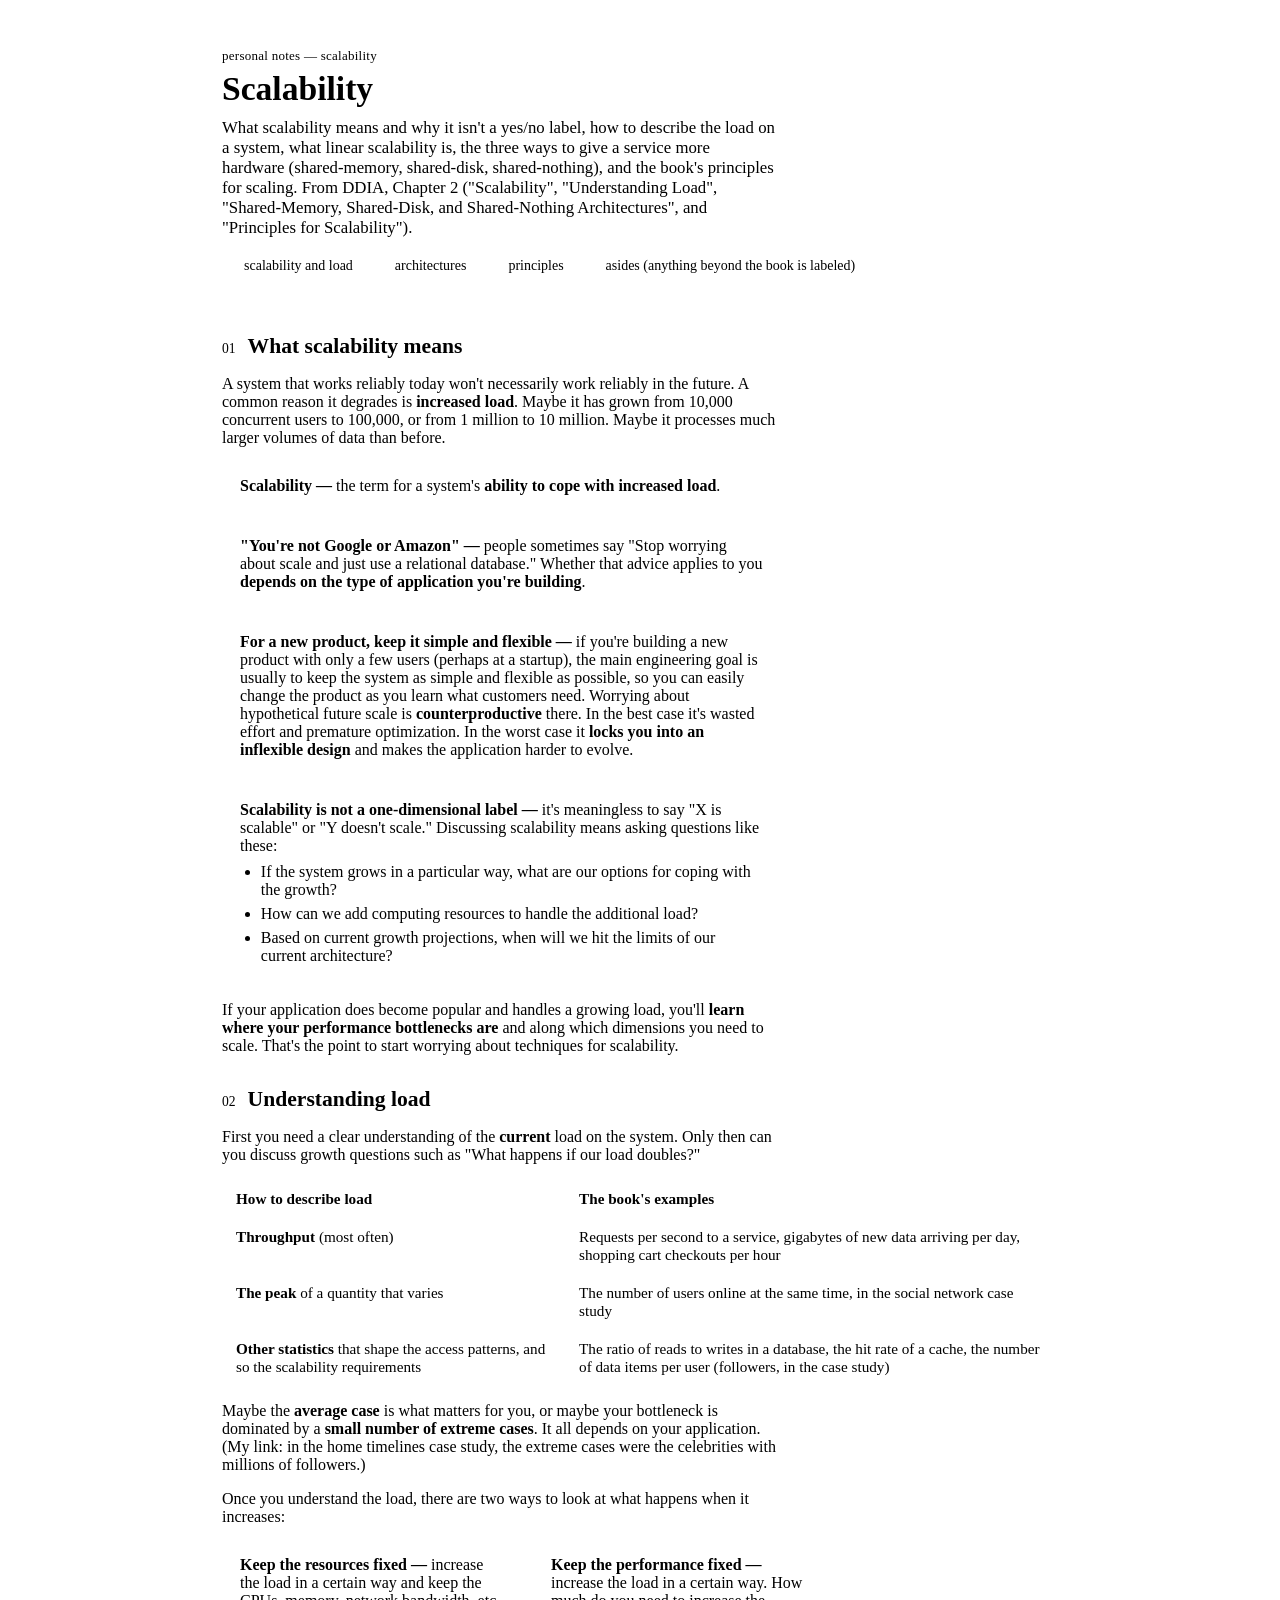
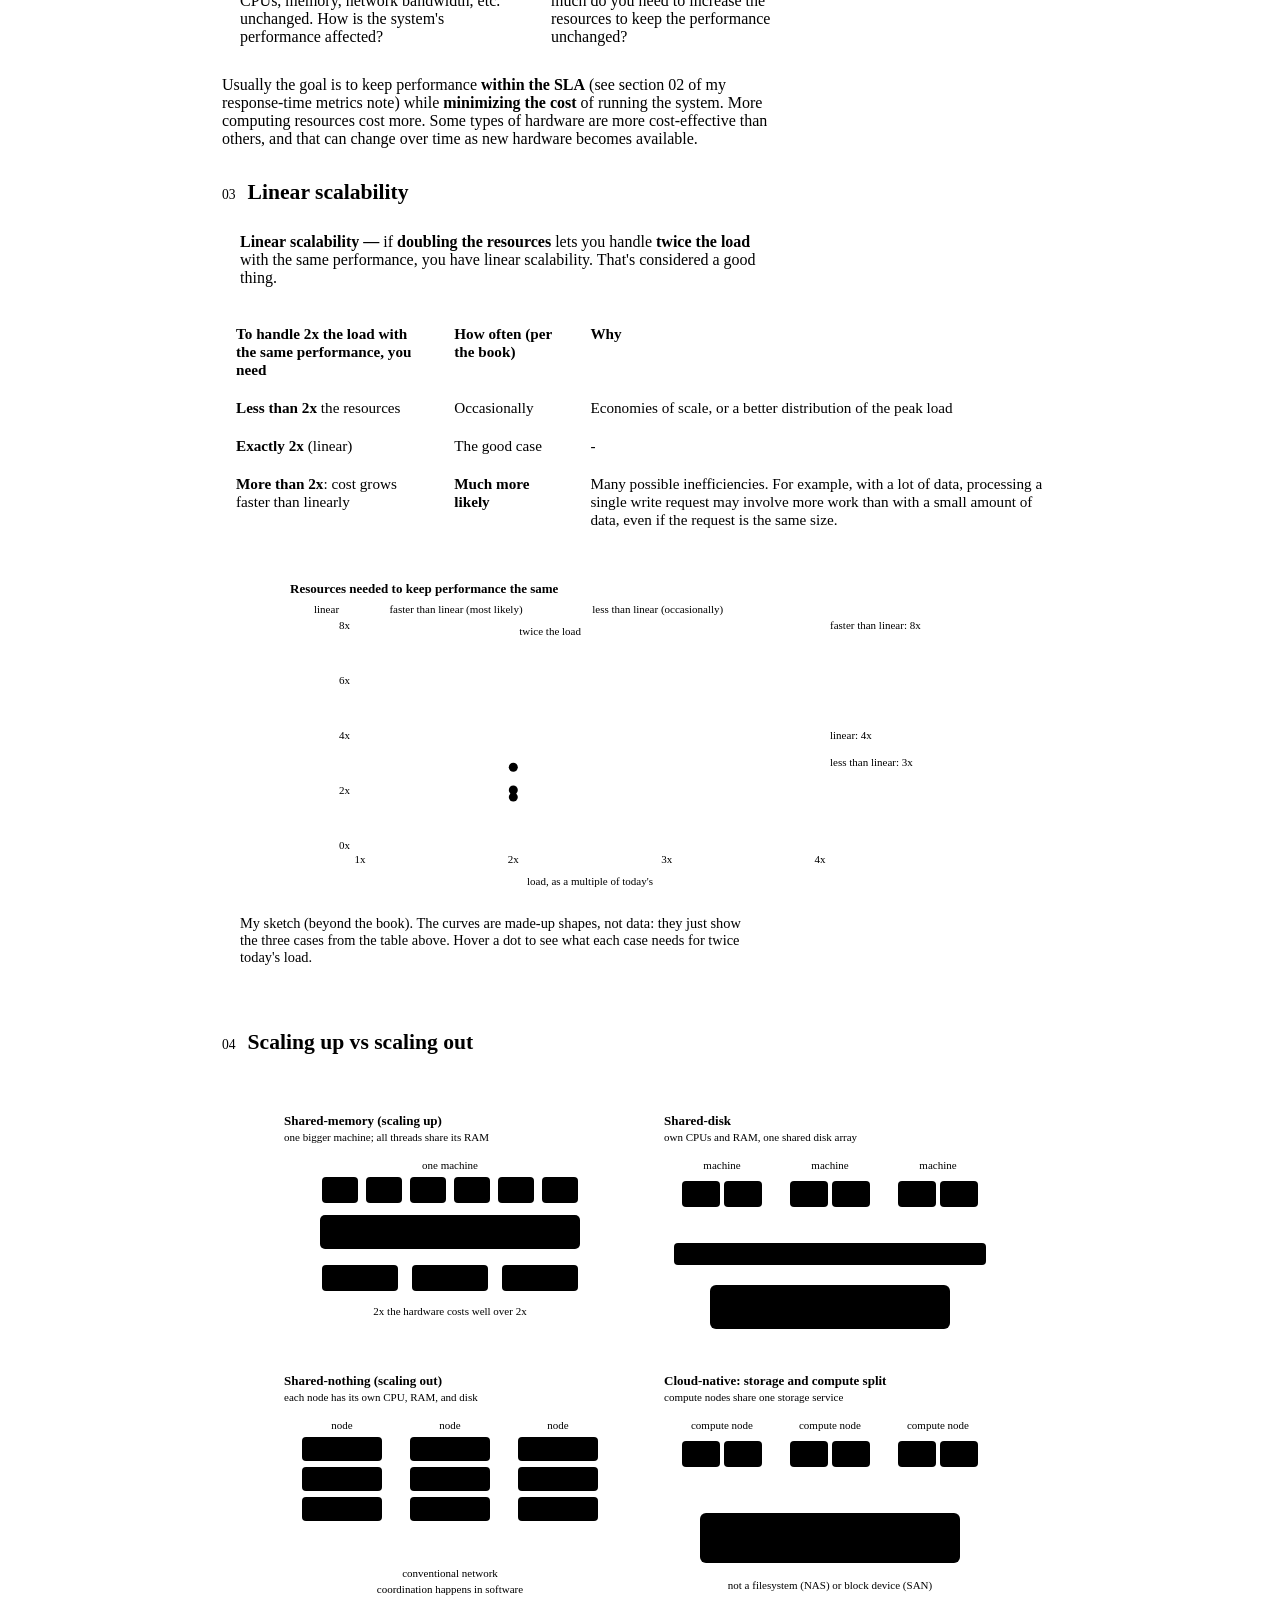
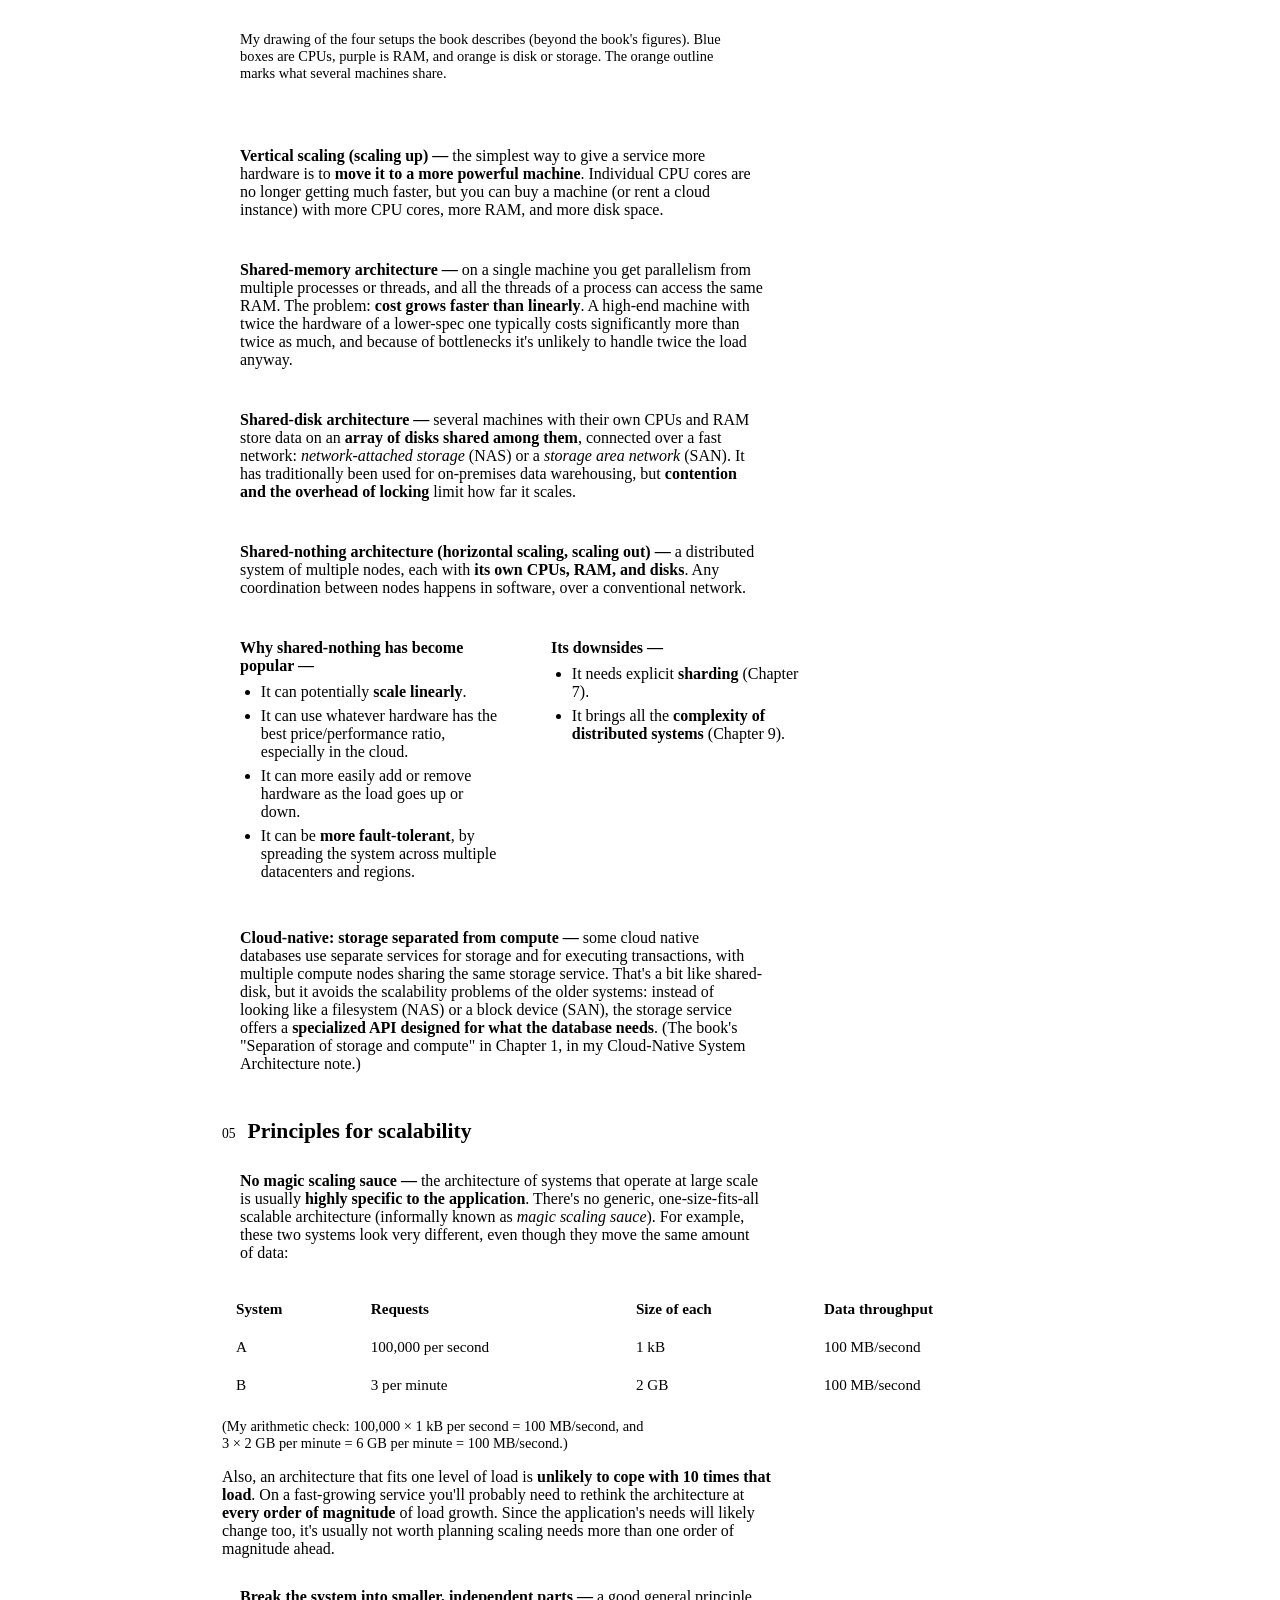
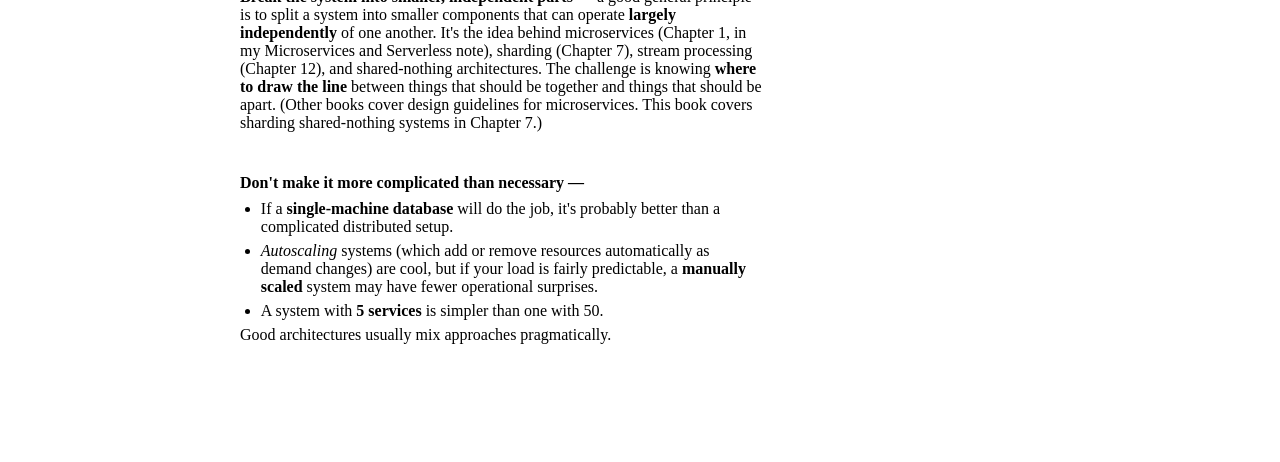
<file: docs/ddia/notes/ch02/scalability-notes.html>
<!DOCTYPE html>
<html lang="en">
<head>
<meta charset="UTF-8">
<meta name="viewport" content="width=device-width, initial-scale=1.0">
<title>Scalability — Notes</title>
<style>
:host{ font-family:"Kalam","Comic Sans MS",cursive,sans-serif !important; font-size:23px !important; background-color:var(--note-paper,#FFFDF7) !important; background-image:linear-gradient(var(--note-rule,#E3EDF6) 1px, transparent 1px) !important; background-size:100% 1.8rem !important; }
:host h1, :host h2, :host h3, :host h4, :host h5, :host h6{ font-family:"Caveat","Comic Sans MS",cursive !important; font-weight:700 !important; letter-spacing:0.01em !important; }
:host > div{ max-width:none !important; }
:host h1, :host h2{ color:var(--note-heading, inherit) !important; }

  :host{
    --paper:#F0F1EE;
    --card:#FBFBFA;
    --ink:#1F2226;
    --ink-soft:#5C636B;
    --rule:#CDD1D5;
    --grid:#E3E5E8;
    --sc:#2F6BC4;
    --sc-soft:#DCE6F7;
    --arch:#B0610E;
    --arch-soft:#F4E1CF;
    --prin:#2E7D5B;
    --prin-soft:#D8EDE3;
    --gold:#B9862E;
    --gold-soft:#F1E4C4;
    --ram-soft:#E6E0F3;
    --ram:#5B4BA6;
    --s1:#2a78d6;
    --s2:#eb6834;
    --s3:#1baf7a;
    --code-bg:#F2F4F7;
  }

  *{box-sizing:border-box;}

  :host{
    margin:0;
    background:var(--paper);
    color:var(--ink);
    font-size:17px;
    line-height:1.65;
    -webkit-font-smoothing:antialiased;
  }

  .wrap{max-width:900px;margin:0 auto;padding:40px 32px 64px;}

  .kicker{font-size:13px;letter-spacing:.02em;color:var(--ink-soft);margin:0 0 6px;}
  h1{font-size:2.1rem;margin:0 0 10px;}
  .lead{color:var(--ink-soft);font-size:1.05rem;max-width:66ch;margin:0 0 20px;}

  .legend{display:flex;gap:20px;flex-wrap:wrap;margin-bottom:24px;}
  .swatch{display:inline-flex;align-items:center;gap:8px;font-size:14px;}
  .swatch i{width:14px;height:14px;border-radius:3px;display:inline-block;}
  .swatch.sc i{background:var(--sc);}
  .swatch.arch i{background:var(--arch);}
  .swatch.prin i{background:var(--prin);}
  .swatch.aside i{background:var(--gold);}

  hr{border:none;border-top:1px solid var(--rule);margin:28px 0;}

  section{margin:32px 0;}
  h2{display:flex;gap:12px;align-items:baseline;font-size:1.35rem;margin:0 0 10px;}
  h2 .num{color:var(--ink-soft);font-size:.85rem;font-weight:normal;}

  p{max-width:70ch;}
  ul{max-width:68ch;padding-left:1.3rem;}
  li{margin:6px 0;}

  .def{
    background:var(--card);border:1px solid var(--rule);border-left:4px solid var(--sc);
    border-radius:8px;padding:14px 18px;margin:14px 0;max-width:70ch;
  }
  .def ul{margin:8px 0 0;}
  .def.arch{border-left-color:var(--arch);}
  .def.prin{border-left-color:var(--prin);}
  .def.aside{border-left-color:var(--gold);}
  .def b{color:var(--sc);}
  .def.arch b{color:var(--arch);}
  .def.prin b{color:var(--prin);}
  .def.aside b{color:var(--gold);}

  .grid2{display:grid;grid-template-columns:1fr 1fr;gap:14px;max-width:76ch;}
  .grid2 .def{margin:0;}

  table{width:100%;border-collapse:collapse;margin:14px 0;font-size:.95rem;background:var(--card);border-radius:8px;overflow:hidden;}
  th,td{text-align:left;padding:10px 14px;border-bottom:1px solid var(--rule);vertical-align:top;}
  thead th{background:var(--sc-soft);color:var(--sc);}
  thead th.arch{background:var(--arch-soft);color:var(--arch);}
  thead th.prin{background:var(--prin-soft);color:var(--prin);}
  tbody tr:last-child td{border-bottom:none;}
  td.num{font-variant-numeric:tabular-nums;}

  code{font-family:ui-monospace,SFMono-Regular,Menlo,Consolas,monospace;background:var(--code-bg);border-radius:4px;padding:.05em .3em;font-size:.88em;}

  .diagram{margin:18px 0;background:var(--card);border:1px solid var(--rule);border-radius:8px;padding:18px;}
  .diagram svg{width:100%;height:auto;max-width:760px;display:block;margin:0 auto;}
  .diagram-text{font-size:13px;}
  .diagram-small{font-size:11px;}
  .caption{color:var(--ink-soft);font-size:.9rem;margin-top:10px;max-width:70ch;}

  @media (max-width:640px){
    .wrap{padding:28px 18px 48px;}
    .grid2{grid-template-columns:1fr;}
  }
:host(.dark){ --sc:#86a9dd; --sc-soft:rgba(47,107,196,.22); --arch:#d1a373; --arch-soft:rgba(176,97,14,.22); --prin:#86b4a0; --prin-soft:rgba(46,125,91,.22); --gold:#d6b986; --gold-soft:rgba(185,134,46,.22); --ram-soft:rgba(91,75,166,.22); --ram:#a097cb; --s1:#83b1e7; --s2:#f3a789; --s3:#7bd1b2; --paper:#0d1224; --card:#ffffff10; --ink:#eaeef8; --ink-soft:#a9b2c7; --rule:#ffffff29; --grid:#ffffff14; --code-bg:#ffffff12 }
</style>
</head>
<body>
<div class="wrap">

  <p class="kicker">personal notes — scalability</p>
  <h1>Scalability</h1>
  <p class="lead">
    What scalability means and why it isn't a yes/no label, how to describe the
    load on a system, what linear scalability is, the three ways to give a
    service more hardware (shared-memory, shared-disk, shared-nothing), and the
    book's principles for scaling. From DDIA, Chapter 2 ("Scalability",
    "Understanding Load", "Shared-Memory, Shared-Disk, and Shared-Nothing
    Architectures", and "Principles for Scalability").
  </p>

  <div class="legend">
    <span class="swatch sc"><i></i> scalability and load</span>
    <span class="swatch arch"><i></i> architectures</span>
    <span class="swatch prin"><i></i> principles</span>
    <span class="swatch aside"><i></i> asides (anything beyond the book is labeled)</span>
  </div>

  <hr>

  <section>
    <h2><span class="num">01</span> What scalability means</h2>
    <p>
      A system that works reliably today won't necessarily work reliably in the
      future. A common reason it degrades is <b>increased load</b>. Maybe it has
      grown from 10,000 concurrent users to 100,000, or from 1 million to
      10 million. Maybe it processes much larger volumes of data than before.
    </p>
    <div class="def">
      <b>Scalability —</b> the term for a system's <b>ability to cope with
      increased load</b>.
    </div>
    <div class="def">
      <b>"You're not Google or Amazon" —</b> people sometimes say "Stop
      worrying about scale and just use a relational database." Whether that
      advice applies to you <b>depends on the type of application you're
      building</b>.
    </div>
    <div class="def prin">
      <b>For a new product, keep it simple and flexible —</b> if you're building
      a new product with only a few users (perhaps at a startup), the main
      engineering goal is usually to keep the system as simple and flexible as
      possible, so you can easily change the product as you learn what
      customers need. Worrying about hypothetical future scale is
      <b>counterproductive</b> there. In the best case it's wasted effort and
      premature optimization. In the worst case it <b>locks you into an
      inflexible design</b> and makes the application harder to evolve.
    </div>
    <div class="def">
      <b>Scalability is not a one-dimensional label —</b> it's meaningless to
      say "X is scalable" or "Y doesn't scale." Discussing scalability means
      asking questions like these:
      <ul>
        <li>If the system grows in a particular way, what are our options for coping with the growth?</li>
        <li>How can we add computing resources to handle the additional load?</li>
        <li>Based on current growth projections, when will we hit the limits of our current architecture?</li>
      </ul>
    </div>
    <p>
      If your application does become popular and handles a growing load,
      you'll <b>learn where your performance bottlenecks are</b> and along
      which dimensions you need to scale. That's the point to start worrying
      about techniques for scalability.
    </p>
  </section>

  <section>
    <h2><span class="num">02</span> Understanding load</h2>
    <p>
      First you need a clear understanding of the <b>current</b> load on the
      system. Only then can you discuss growth questions such as "What happens
      if our load doubles?"
    </p>
    <table>
      <thead><tr><th>How to describe load</th><th>The book's examples</th></tr></thead>
      <tbody>
        <tr><td><b>Throughput</b> (most often)</td><td>Requests per second to a service, gigabytes of new data arriving per day, shopping cart checkouts per hour</td></tr>
        <tr><td><b>The peak</b> of a quantity that varies</td><td>The number of users online at the same time, in the social network case study</td></tr>
        <tr><td><b>Other statistics</b> that shape the access patterns, and so the scalability requirements</td><td>The ratio of reads to writes in a database, the hit rate of a cache, the number of data items per user (followers, in the case study)</td></tr>
      </tbody>
    </table>
    <p>
      Maybe the <b>average case</b> is what matters for you, or maybe your
      bottleneck is dominated by a <b>small number of extreme cases</b>. It all
      depends on your application. (My link: in the home timelines case study,
      the extreme cases were the celebrities with millions of followers.)
    </p>
    <p>Once you understand the load, there are two ways to look at what happens when it increases:</p>
    <div class="grid2">
      <div class="def">
        <b>Keep the resources fixed —</b> increase the load in a certain way and
        keep the CPUs, memory, network bandwidth, etc. unchanged. How is the
        system's performance affected?
      </div>
      <div class="def">
        <b>Keep the performance fixed —</b> increase the load in a certain way.
        How much do you need to increase the resources to keep the performance
        unchanged?
      </div>
    </div>
    <p>
      Usually the goal is to keep performance <b>within the SLA</b> (see section
      02 of my response-time metrics note) while <b>minimizing the cost</b> of
      running the system. More computing resources cost more. Some types of
      hardware are more cost-effective than others, and that can change over
      time as new hardware becomes available.
    </p>
  </section>

  <section>
    <h2><span class="num">03</span> Linear scalability</h2>
    <div class="def">
      <b>Linear scalability —</b> if <b>doubling the resources</b> lets you
      handle <b>twice the load</b> with the same performance, you have linear
      scalability. That's considered a good thing.
    </div>
    <table>
      <thead><tr><th>To handle 2x the load with the same performance, you need</th><th>How often (per the book)</th><th>Why</th></tr></thead>
      <tbody>
        <tr><td><b>Less than 2x</b> the resources</td><td>Occasionally</td><td>Economies of scale, or a better distribution of the peak load</td></tr>
        <tr><td><b>Exactly 2x</b> (linear)</td><td>The good case</td><td>-</td></tr>
        <tr><td><b>More than 2x</b>: cost grows faster than linearly</td><td><b>Much more likely</b></td><td>Many possible inefficiencies. For example, with a lot of data, processing a single write request may involve more work than with a small amount of data, even if the request is the same size.</td></tr>
      </tbody>
    </table>
    <div class="diagram">
      <svg viewBox="0 0 760 330" xmlns="http://www.w3.org/2000/svg" role="img" aria-label="Resources needed as load grows: linear, faster than linear, and less than linear"><text x="30" y="18" class="diagram-text" font-weight="700" fill="var(--ink)">Resources needed to keep performance the same</text><line x1="30" y1="34" x2="48" y2="34" stroke="var(--s1)" stroke-width="2" stroke-linecap="round"/><text x="54" y="38" class="diagram-small" fill="var(--ink)">linear</text><line x1="105.4" y1="34" x2="123.4" y2="34" stroke="var(--s2)" stroke-width="2" stroke-linecap="round"/><text x="129.4" y="38" class="diagram-small" fill="var(--ink)">faster than linear (most likely)</text><line x1="308.20000000000005" y1="34" x2="326.20000000000005" y2="34" stroke="var(--s3)" stroke-width="2" stroke-linecap="round"/><text x="332.20000000000005" y="38" class="diagram-small" fill="var(--ink)">less than linear (occasionally)</text><line x1="100" y1="270.0" x2="560" y2="270.0" stroke="var(--ink-soft)" stroke-width="1"/><text x="90" y="274.0" text-anchor="end" class="diagram-small" fill="var(--ink-soft)">0x</text><line x1="100" y1="215.0" x2="560" y2="215.0" stroke="var(--grid)" stroke-width="1"/><text x="90" y="219.0" text-anchor="end" class="diagram-small" fill="var(--ink-soft)">2x</text><line x1="100" y1="160.0" x2="560" y2="160.0" stroke="var(--grid)" stroke-width="1"/><text x="90" y="164.0" text-anchor="end" class="diagram-small" fill="var(--ink-soft)">4x</text><line x1="100" y1="105.0" x2="560" y2="105.0" stroke="var(--grid)" stroke-width="1"/><text x="90" y="109.0" text-anchor="end" class="diagram-small" fill="var(--ink-soft)">6x</text><line x1="100" y1="50.0" x2="560" y2="50.0" stroke="var(--grid)" stroke-width="1"/><text x="90" y="54.0" text-anchor="end" class="diagram-small" fill="var(--ink-soft)">8x</text><text x="100.0" y="288" text-anchor="middle" class="diagram-small" fill="var(--ink-soft)">1x</text><text x="253.3" y="288" text-anchor="middle" class="diagram-small" fill="var(--ink-soft)">2x</text><text x="406.7" y="288" text-anchor="middle" class="diagram-small" fill="var(--ink-soft)">3x</text><text x="560.0" y="288" text-anchor="middle" class="diagram-small" fill="var(--ink-soft)">4x</text><text x="330" y="310" text-anchor="middle" class="diagram-small" fill="var(--ink-soft)">load, as a multiple of today's</text><line x1="253.3" y1="50" x2="253.3" y2="270" stroke="var(--ink-soft)" stroke-width="1" stroke-dasharray="4 4"/><text x="259.3" y="60" class="diagram-small" fill="var(--ink-soft)">twice the load</text><path d="M100.0,242.5 L107.7,241.1 L115.3,239.8 L123.0,238.4 L130.7,237.0 L138.3,235.6 L146.0,234.2 L153.7,232.9 L161.3,231.5 L169.0,230.1 L176.7,228.8 L184.3,227.4 L192.0,226.0 L199.7,224.6 L207.3,223.2 L215.0,221.9 L222.7,220.5 L230.3,219.1 L238.0,217.8 L245.7,216.4 L253.3,215.0 L261.0,213.6 L268.7,212.2 L276.3,210.9 L284.0,209.5 L291.7,208.1 L299.3,206.8 L307.0,205.4 L314.7,204.0 L322.3,202.6 L330.0,201.2 L337.7,199.9 L345.3,198.5 L353.0,197.1 L360.7,195.8 L368.3,194.4 L376.0,193.0 L383.7,191.6 L391.3,190.2 L399.0,188.9 L406.7,187.5 L414.3,186.1 L422.0,184.8 L429.7,183.4 L437.3,182.0 L445.0,180.6 L452.7,179.2 L460.3,177.9 L468.0,176.5 L475.7,175.1 L483.3,173.8 L491.0,172.4 L498.7,171.0 L506.3,169.6 L514.0,168.2 L521.7,166.9 L529.3,165.5 L537.0,164.1 L544.7,162.8 L552.3,161.4 L560.0,160.0" fill="none" stroke="var(--s1)" stroke-width="2" stroke-linejoin="round" stroke-linecap="round"/><text x="570" y="164.0" class="diagram-small" fill="var(--ink)">linear: 4x</text><g><title>linear: twice the load needs 2.0x the resources</title><circle cx="253.3" cy="215.0" r="12" fill="transparent"/><circle cx="253.3" cy="215.0" r="4.5" fill="var(--s1)" stroke="var(--card)" stroke-width="2"/></g><path d="M100.0,242.5 L107.7,240.4 L115.3,238.3 L123.0,236.1 L130.7,233.9 L138.3,231.6 L146.0,229.2 L153.7,226.9 L161.3,224.4 L169.0,222.0 L176.7,219.5 L184.3,216.9 L192.0,214.3 L199.7,211.7 L207.3,209.0 L215.0,206.3 L222.7,203.6 L230.3,200.8 L238.0,198.0 L245.7,195.1 L253.3,192.2 L261.0,189.3 L268.7,186.3 L276.3,183.3 L284.0,180.3 L291.7,177.2 L299.3,174.1 L307.0,170.9 L314.7,167.8 L322.3,164.5 L330.0,161.3 L337.7,158.0 L345.3,154.7 L353.0,151.4 L360.7,148.0 L368.3,144.6 L376.0,141.2 L383.7,137.7 L391.3,134.2 L399.0,130.7 L406.7,127.1 L414.3,123.5 L422.0,119.9 L429.7,116.3 L437.3,112.6 L445.0,108.9 L452.7,105.1 L460.3,101.4 L468.0,97.6 L475.7,93.8 L483.3,89.9 L491.0,86.1 L498.7,82.2 L506.3,78.2 L514.0,74.3 L521.7,70.3 L529.3,66.3 L537.0,62.3 L544.7,58.2 L552.3,54.1 L560.0,50.0" fill="none" stroke="var(--s2)" stroke-width="2" stroke-linejoin="round" stroke-linecap="round"/><text x="570" y="54.0" class="diagram-small" fill="var(--ink)">faster than linear: 8x</text><g><title>faster than linear (most likely): twice the load needs 2.8x the resources</title><circle cx="253.3" cy="192.2" r="12" fill="transparent"/><circle cx="253.3" cy="192.2" r="4.5" fill="var(--s2)" stroke="var(--card)" stroke-width="2"/></g><path d="M100.0,242.5 L107.7,241.4 L115.3,240.3 L123.0,239.2 L130.7,238.2 L138.3,237.1 L146.0,236.1 L153.7,235.0 L161.3,234.0 L169.0,233.0 L176.7,232.0 L184.3,231.0 L192.0,229.9 L199.7,228.9 L207.3,228.0 L215.0,227.0 L222.7,226.0 L230.3,225.0 L238.0,224.0 L245.7,223.1 L253.3,222.1 L261.0,221.2 L268.7,220.2 L276.3,219.3 L284.0,218.3 L291.7,217.4 L299.3,216.5 L307.0,215.5 L314.7,214.6 L322.3,213.7 L330.0,212.8 L337.7,211.8 L345.3,210.9 L353.0,210.0 L360.7,209.1 L368.3,208.2 L376.0,207.3 L383.7,206.4 L391.3,205.5 L399.0,204.7 L406.7,203.8 L414.3,202.9 L422.0,202.0 L429.7,201.1 L437.3,200.3 L445.0,199.4 L452.7,198.5 L460.3,197.7 L468.0,196.8 L475.7,195.9 L483.3,195.1 L491.0,194.2 L498.7,193.4 L506.3,192.5 L514.0,191.7 L521.7,190.8 L529.3,190.0 L537.0,189.1 L544.7,188.3 L552.3,187.5 L560.0,186.6" fill="none" stroke="var(--s3)" stroke-width="2" stroke-linejoin="round" stroke-linecap="round"/><text x="570" y="190.6" class="diagram-small" fill="var(--ink)">less than linear: 3x</text><g><title>less than linear (occasionally): twice the load needs 1.7x the resources</title><circle cx="253.3" cy="222.1" r="12" fill="transparent"/><circle cx="253.3" cy="222.1" r="4.5" fill="var(--s3)" stroke="var(--card)" stroke-width="2"/></g></svg>
      <p class="caption">
        My sketch (beyond the book). The curves are made-up shapes, not data:
        they just show the three cases from the table above. Hover a dot to see
        what each case needs for twice today's load.
      </p>
    </div>
  </section>

  <section>
    <h2><span class="num">04</span> Scaling up vs scaling out</h2>
    <div class="diagram">
      <svg viewBox="0 0 760 530" xmlns="http://www.w3.org/2000/svg" role="img" aria-label="Four architectures: one big shared-memory machine, machines sharing a disk array, shared-nothing nodes, and compute nodes sharing a storage service"><rect x="10" y="10" width="360" height="250" rx="10" fill="none" stroke="var(--rule)" stroke-width="1.2"/><text x="24" y="34" class="diagram-text" font-weight="700" fill="var(--ink)">Shared-memory (scaling up)</text><text x="24" y="50" class="diagram-small" fill="var(--ink-soft)">one bigger machine; all threads share its RAM</text><rect x="40" y="64" width="300" height="180" rx="6" fill="none" stroke="var(--ink-soft)" stroke-width="1.2"/><text x="190.0" y="78" text-anchor="middle" class="diagram-small" fill="var(--ink-soft)">one machine</text><rect x="62" y="86" width="36" height="26" rx="4" fill="var(--sc-soft)" stroke="var(--sc)" stroke-width="1"/><text x="80.0" y="103.0" text-anchor="middle" class="diagram-small" fill="var(--ink)">CPU</text><rect x="106" y="86" width="36" height="26" rx="4" fill="var(--sc-soft)" stroke="var(--sc)" stroke-width="1"/><text x="124.0" y="103.0" text-anchor="middle" class="diagram-small" fill="var(--ink)">CPU</text><rect x="150" y="86" width="36" height="26" rx="4" fill="var(--sc-soft)" stroke="var(--sc)" stroke-width="1"/><text x="168.0" y="103.0" text-anchor="middle" class="diagram-small" fill="var(--ink)">CPU</text><rect x="194" y="86" width="36" height="26" rx="4" fill="var(--sc-soft)" stroke="var(--sc)" stroke-width="1"/><text x="212.0" y="103.0" text-anchor="middle" class="diagram-small" fill="var(--ink)">CPU</text><rect x="238" y="86" width="36" height="26" rx="4" fill="var(--sc-soft)" stroke="var(--sc)" stroke-width="1"/><text x="256.0" y="103.0" text-anchor="middle" class="diagram-small" fill="var(--ink)">CPU</text><rect x="282" y="86" width="36" height="26" rx="4" fill="var(--sc-soft)" stroke="var(--sc)" stroke-width="1"/><text x="300.0" y="103.0" text-anchor="middle" class="diagram-small" fill="var(--ink)">CPU</text><rect x="60" y="124" width="260" height="34" rx="5" fill="var(--ram-soft)" stroke="var(--arch)" stroke-width="2"/><text x="190" y="145" text-anchor="middle" class="diagram-small" font-weight="700" fill="var(--ink)">RAM, shared by all threads</text><rect x="62" y="174" width="76" height="26" rx="4" fill="var(--arch-soft)" stroke="var(--arch)" stroke-width="1"/><text x="100.0" y="191.0" text-anchor="middle" class="diagram-small" fill="var(--ink)">disk</text><rect x="152" y="174" width="76" height="26" rx="4" fill="var(--arch-soft)" stroke="var(--arch)" stroke-width="1"/><text x="190.0" y="191.0" text-anchor="middle" class="diagram-small" fill="var(--ink)">disk</text><rect x="242" y="174" width="76" height="26" rx="4" fill="var(--arch-soft)" stroke="var(--arch)" stroke-width="1"/><text x="280.0" y="191.0" text-anchor="middle" class="diagram-small" fill="var(--ink)">disk</text><text x="190" y="224" text-anchor="middle" class="diagram-small" fill="var(--ink-soft)">2x the hardware costs well over 2x</text><rect x="390" y="10" width="360" height="250" rx="10" fill="none" stroke="var(--rule)" stroke-width="1.2"/><text x="404" y="34" class="diagram-text" font-weight="700" fill="var(--ink)">Shared-disk</text><text x="404" y="50" class="diagram-small" fill="var(--ink-soft)">own CPUs and RAM, one shared disk array</text><rect x="414" y="64" width="96" height="66" rx="6" fill="none" stroke="var(--ink-soft)" stroke-width="1.2"/><text x="462.0" y="78" text-anchor="middle" class="diagram-small" fill="var(--ink-soft)">machine</text><rect x="422" y="90" width="38" height="26" rx="4" fill="var(--sc-soft)" stroke="var(--sc)" stroke-width="1"/><text x="441.0" y="107.0" text-anchor="middle" class="diagram-small" fill="var(--ink)">CPU</text><rect x="464" y="90" width="38" height="26" rx="4" fill="var(--ram-soft)" stroke="var(--ram)" stroke-width="1"/><text x="483.0" y="107.0" text-anchor="middle" class="diagram-small" fill="var(--ink)">RAM</text><line x1="462" y1="130" x2="462" y2="152" stroke="var(--ink-soft)" stroke-width="1.2"/><rect x="522" y="64" width="96" height="66" rx="6" fill="none" stroke="var(--ink-soft)" stroke-width="1.2"/><text x="570.0" y="78" text-anchor="middle" class="diagram-small" fill="var(--ink-soft)">machine</text><rect x="530" y="90" width="38" height="26" rx="4" fill="var(--sc-soft)" stroke="var(--sc)" stroke-width="1"/><text x="549.0" y="107.0" text-anchor="middle" class="diagram-small" fill="var(--ink)">CPU</text><rect x="572" y="90" width="38" height="26" rx="4" fill="var(--ram-soft)" stroke="var(--ram)" stroke-width="1"/><text x="591.0" y="107.0" text-anchor="middle" class="diagram-small" fill="var(--ink)">RAM</text><line x1="570" y1="130" x2="570" y2="152" stroke="var(--ink-soft)" stroke-width="1.2"/><rect x="630" y="64" width="96" height="66" rx="6" fill="none" stroke="var(--ink-soft)" stroke-width="1.2"/><text x="678.0" y="78" text-anchor="middle" class="diagram-small" fill="var(--ink-soft)">machine</text><rect x="638" y="90" width="38" height="26" rx="4" fill="var(--sc-soft)" stroke="var(--sc)" stroke-width="1"/><text x="657.0" y="107.0" text-anchor="middle" class="diagram-small" fill="var(--ink)">CPU</text><rect x="680" y="90" width="38" height="26" rx="4" fill="var(--ram-soft)" stroke="var(--ram)" stroke-width="1"/><text x="699.0" y="107.0" text-anchor="middle" class="diagram-small" fill="var(--ink)">RAM</text><line x1="678" y1="130" x2="678" y2="152" stroke="var(--ink-soft)" stroke-width="1.2"/><rect x="414" y="152" width="312" height="22" rx="4" fill="var(--card)" stroke="var(--ink-soft)" stroke-width="1.2"/><text x="570" y="167" text-anchor="middle" class="diagram-small" fill="var(--ink)">fast network</text><line x1="570" y1="174" x2="570" y2="194" stroke="var(--ink-soft)" stroke-width="1.2"/><rect x="450" y="194" width="240" height="44" rx="6" fill="var(--arch-soft)" stroke="var(--arch)" stroke-width="2"/><text x="570" y="213" text-anchor="middle" class="diagram-small" font-weight="700" fill="var(--ink)">shared disk array</text><text x="570" y="229" text-anchor="middle" class="diagram-small" fill="var(--ink)">NAS or SAN</text><rect x="10" y="270" width="360" height="250" rx="10" fill="none" stroke="var(--rule)" stroke-width="1.2"/><text x="24" y="294" class="diagram-text" font-weight="700" fill="var(--ink)">Shared-nothing (scaling out)</text><text x="24" y="310" class="diagram-small" fill="var(--ink-soft)">each node has its own CPU, RAM, and disk</text><rect x="34" y="324" width="96" height="116" rx="6" fill="none" stroke="var(--ink-soft)" stroke-width="1.2"/><text x="82.0" y="338" text-anchor="middle" class="diagram-small" fill="var(--ink-soft)">node</text><rect x="42" y="346" width="80" height="24" rx="4" fill="var(--sc-soft)" stroke="var(--sc)" stroke-width="1"/><text x="82.0" y="362.0" text-anchor="middle" class="diagram-small" fill="var(--ink)">CPU</text><rect x="42" y="376" width="80" height="24" rx="4" fill="var(--ram-soft)" stroke="var(--ram)" stroke-width="1"/><text x="82.0" y="392.0" text-anchor="middle" class="diagram-small" fill="var(--ink)">RAM</text><rect x="42" y="406" width="80" height="24" rx="4" fill="var(--arch-soft)" stroke="var(--arch)" stroke-width="1"/><text x="82.0" y="422.0" text-anchor="middle" class="diagram-small" fill="var(--ink)">disk</text><line x1="82" y1="440" x2="82" y2="466" stroke="var(--ink-soft)" stroke-width="1.2"/><rect x="142" y="324" width="96" height="116" rx="6" fill="none" stroke="var(--ink-soft)" stroke-width="1.2"/><text x="190.0" y="338" text-anchor="middle" class="diagram-small" fill="var(--ink-soft)">node</text><rect x="150" y="346" width="80" height="24" rx="4" fill="var(--sc-soft)" stroke="var(--sc)" stroke-width="1"/><text x="190.0" y="362.0" text-anchor="middle" class="diagram-small" fill="var(--ink)">CPU</text><rect x="150" y="376" width="80" height="24" rx="4" fill="var(--ram-soft)" stroke="var(--ram)" stroke-width="1"/><text x="190.0" y="392.0" text-anchor="middle" class="diagram-small" fill="var(--ink)">RAM</text><rect x="150" y="406" width="80" height="24" rx="4" fill="var(--arch-soft)" stroke="var(--arch)" stroke-width="1"/><text x="190.0" y="422.0" text-anchor="middle" class="diagram-small" fill="var(--ink)">disk</text><line x1="190" y1="440" x2="190" y2="466" stroke="var(--ink-soft)" stroke-width="1.2"/><rect x="250" y="324" width="96" height="116" rx="6" fill="none" stroke="var(--ink-soft)" stroke-width="1.2"/><text x="298.0" y="338" text-anchor="middle" class="diagram-small" fill="var(--ink-soft)">node</text><rect x="258" y="346" width="80" height="24" rx="4" fill="var(--sc-soft)" stroke="var(--sc)" stroke-width="1"/><text x="298.0" y="362.0" text-anchor="middle" class="diagram-small" fill="var(--ink)">CPU</text><rect x="258" y="376" width="80" height="24" rx="4" fill="var(--ram-soft)" stroke="var(--ram)" stroke-width="1"/><text x="298.0" y="392.0" text-anchor="middle" class="diagram-small" fill="var(--ink)">RAM</text><rect x="258" y="406" width="80" height="24" rx="4" fill="var(--arch-soft)" stroke="var(--arch)" stroke-width="1"/><text x="298.0" y="422.0" text-anchor="middle" class="diagram-small" fill="var(--ink)">disk</text><line x1="298" y1="440" x2="298" y2="466" stroke="var(--ink-soft)" stroke-width="1.2"/><line x1="34" y1="466" x2="346" y2="466" stroke="var(--ink-soft)" stroke-width="1.6"/><text x="190" y="486" text-anchor="middle" class="diagram-small" fill="var(--ink)">conventional network</text><text x="190" y="502" text-anchor="middle" class="diagram-small" fill="var(--ink-soft)">coordination happens in software</text><rect x="390" y="270" width="360" height="250" rx="10" fill="none" stroke="var(--rule)" stroke-width="1.2"/><text x="404" y="294" class="diagram-text" font-weight="700" fill="var(--ink)">Cloud-native: storage and compute split</text><text x="404" y="310" class="diagram-small" fill="var(--ink-soft)">compute nodes share one storage service</text><rect x="414" y="324" width="96" height="66" rx="6" fill="none" stroke="var(--ink-soft)" stroke-width="1.2"/><text x="462.0" y="338" text-anchor="middle" class="diagram-small" fill="var(--ink-soft)">compute node</text><rect x="422" y="350" width="38" height="26" rx="4" fill="var(--sc-soft)" stroke="var(--sc)" stroke-width="1"/><text x="441.0" y="367.0" text-anchor="middle" class="diagram-small" fill="var(--ink)">CPU</text><rect x="464" y="350" width="38" height="26" rx="4" fill="var(--ram-soft)" stroke="var(--ram)" stroke-width="1"/><text x="483.0" y="367.0" text-anchor="middle" class="diagram-small" fill="var(--ink)">RAM</text><line x1="462" y1="390" x2="570" y2="422" stroke="var(--ink-soft)" stroke-width="1.2"/><rect x="522" y="324" width="96" height="66" rx="6" fill="none" stroke="var(--ink-soft)" stroke-width="1.2"/><text x="570.0" y="338" text-anchor="middle" class="diagram-small" fill="var(--ink-soft)">compute node</text><rect x="530" y="350" width="38" height="26" rx="4" fill="var(--sc-soft)" stroke="var(--sc)" stroke-width="1"/><text x="549.0" y="367.0" text-anchor="middle" class="diagram-small" fill="var(--ink)">CPU</text><rect x="572" y="350" width="38" height="26" rx="4" fill="var(--ram-soft)" stroke="var(--ram)" stroke-width="1"/><text x="591.0" y="367.0" text-anchor="middle" class="diagram-small" fill="var(--ink)">RAM</text><line x1="570" y1="390" x2="570" y2="422" stroke="var(--ink-soft)" stroke-width="1.2"/><rect x="630" y="324" width="96" height="66" rx="6" fill="none" stroke="var(--ink-soft)" stroke-width="1.2"/><text x="678.0" y="338" text-anchor="middle" class="diagram-small" fill="var(--ink-soft)">compute node</text><rect x="638" y="350" width="38" height="26" rx="4" fill="var(--sc-soft)" stroke="var(--sc)" stroke-width="1"/><text x="657.0" y="367.0" text-anchor="middle" class="diagram-small" fill="var(--ink)">CPU</text><rect x="680" y="350" width="38" height="26" rx="4" fill="var(--ram-soft)" stroke="var(--ram)" stroke-width="1"/><text x="699.0" y="367.0" text-anchor="middle" class="diagram-small" fill="var(--ink)">RAM</text><line x1="678" y1="390" x2="570" y2="422" stroke="var(--ink-soft)" stroke-width="1.2"/><rect x="440" y="422" width="260" height="50" rx="6" fill="var(--arch-soft)" stroke="var(--arch)" stroke-width="2"/><text x="570" y="442" text-anchor="middle" class="diagram-small" font-weight="700" fill="var(--ink)">storage service</text><text x="570" y="459" text-anchor="middle" class="diagram-small" fill="var(--ink)">API designed for the database</text><text x="570" y="498" text-anchor="middle" class="diagram-small" fill="var(--ink-soft)">not a filesystem (NAS) or block device (SAN)</text></svg>
      <p class="caption">
        My drawing of the four setups the book describes (beyond the book's
        figures). Blue boxes are CPUs, purple is RAM, and orange is disk or
        storage. The orange outline marks what several machines share.
      </p>
    </div>
    <div class="def arch">
      <b>Vertical scaling (scaling up) —</b> the simplest way to give a service
      more hardware is to <b>move it to a more powerful machine</b>. Individual
      CPU cores are no longer getting much faster, but you can buy a machine
      (or rent a cloud instance) with more CPU cores, more RAM, and more disk
      space.
    </div>
    <div class="def arch">
      <b>Shared-memory architecture —</b> on a single machine you get
      parallelism from multiple processes or threads, and all the threads of a
      process can access the same RAM. The problem: <b>cost grows faster than
      linearly</b>. A high-end machine with twice the hardware of a lower-spec
      one typically costs significantly more than twice as much, and because of
      bottlenecks it's unlikely to handle twice the load anyway.
    </div>
    <div class="def arch">
      <b>Shared-disk architecture —</b> several machines with their own CPUs
      and RAM store data on an <b>array of disks shared among them</b>,
      connected over a fast network: <i>network-attached storage</i> (NAS) or
      a <i>storage area network</i> (SAN). It has traditionally been used for
      on-premises data warehousing, but <b>contention and the overhead of
      locking</b> limit how far it scales.
    </div>
    <div class="def arch">
      <b>Shared-nothing architecture (horizontal scaling, scaling out) —</b> a
      distributed system of multiple nodes, each with <b>its own CPUs, RAM, and
      disks</b>. Any coordination between nodes happens in software, over a
      conventional network.
    </div>
    <div class="grid2">
      <div class="def prin">
        <b>Why shared-nothing has become popular —</b>
        <ul>
          <li>It can potentially <b>scale linearly</b>.</li>
          <li>It can use whatever hardware has the best price/performance ratio, especially in the cloud.</li>
          <li>It can more easily add or remove hardware as the load goes up or down.</li>
          <li>It can be <b>more fault-tolerant</b>, by spreading the system across multiple datacenters and regions.</li>
        </ul>
      </div>
      <div class="def arch">
        <b>Its downsides —</b>
        <ul>
          <li>It needs explicit <b>sharding</b> (Chapter 7).</li>
          <li>It brings all the <b>complexity of distributed systems</b> (Chapter 9).</li>
        </ul>
      </div>
    </div>
    <div class="def arch">
      <b>Cloud-native: storage separated from compute —</b> some cloud native
      databases use separate services for storage and for executing
      transactions, with multiple compute nodes sharing the same storage
      service. That's a bit like shared-disk, but it avoids the scalability
      problems of the older systems: instead of looking like a filesystem (NAS)
      or a block device (SAN), the storage service offers a <b>specialized API
      designed for what the database needs</b>. (The book's "Separation of
      storage and compute" in Chapter 1, in my Cloud-Native System
      Architecture note.)
    </div>
  </section>

  <section>
    <h2><span class="num">05</span> Principles for scalability</h2>
    <div class="def prin">
      <b>No magic scaling sauce —</b> the architecture of systems that operate
      at large scale is usually <b>highly specific to the application</b>.
      There's no generic, one-size-fits-all scalable architecture (informally
      known as <i>magic scaling sauce</i>). For example, these two systems look
      very different, even though they move the same amount of data:
    </div>
    <table>
      <thead><tr><th class="prin">System</th><th class="prin">Requests</th><th class="prin">Size of each</th><th class="prin">Data throughput</th></tr></thead>
      <tbody>
        <tr><td>A</td><td class="num">100,000 per second</td><td class="num">1 kB</td><td class="num">100 MB/second</td></tr>
        <tr><td>B</td><td class="num">3 per minute</td><td class="num">2 GB</td><td class="num">100 MB/second</td></tr>
      </tbody>
    </table>
    <p class="caption">
      (My arithmetic check: <span style="white-space:nowrap">100,000 × 1 kB per second = 100 MB/second</span>, and
      <span style="white-space:nowrap">3 × 2 GB per minute = 6 GB per minute = 100 MB/second</span>.)
    </p>
    <p>
      Also, an architecture that fits one level of load is <b>unlikely to cope
      with 10 times that load</b>. On a fast-growing service you'll probably
      need to rethink the architecture at <b>every order of magnitude</b> of
      load growth. Since the application's needs will likely change too, it's
      usually not worth planning scaling needs more than one order of magnitude
      ahead.
    </p>
    <div class="def prin">
      <b>Break the system into smaller, independent parts —</b> a good general
      principle is to split a system into smaller components that can operate
      <b>largely independently</b> of one another. It's the idea behind
      microservices (Chapter 1, in my Microservices and Serverless note),
      sharding (Chapter 7), stream processing (Chapter 12), and shared-nothing
      architectures. The challenge is knowing <b>where to draw the line</b>
      between things that should be together and things that should be apart.
      (Other books cover design guidelines for microservices. This book covers
      sharding shared-nothing systems in Chapter 7.)
    </div>
    <div class="def prin">
      <b>Don't make it more complicated than necessary —</b>
      <ul>
        <li>If a <b>single-machine database</b> will do the job, it's probably better than a complicated distributed setup.</li>
        <li><i>Autoscaling</i> systems (which add or remove resources automatically as demand changes) are cool, but if your load is fairly predictable, a <b>manually scaled</b> system may have fewer operational surprises.</li>
        <li>A system with <b>5 services</b> is simpler than one with 50.</li>
      </ul>
      Good architectures usually mix approaches pragmatically.
    </div>
  </section>

</div>
</body>
</html>
</file>
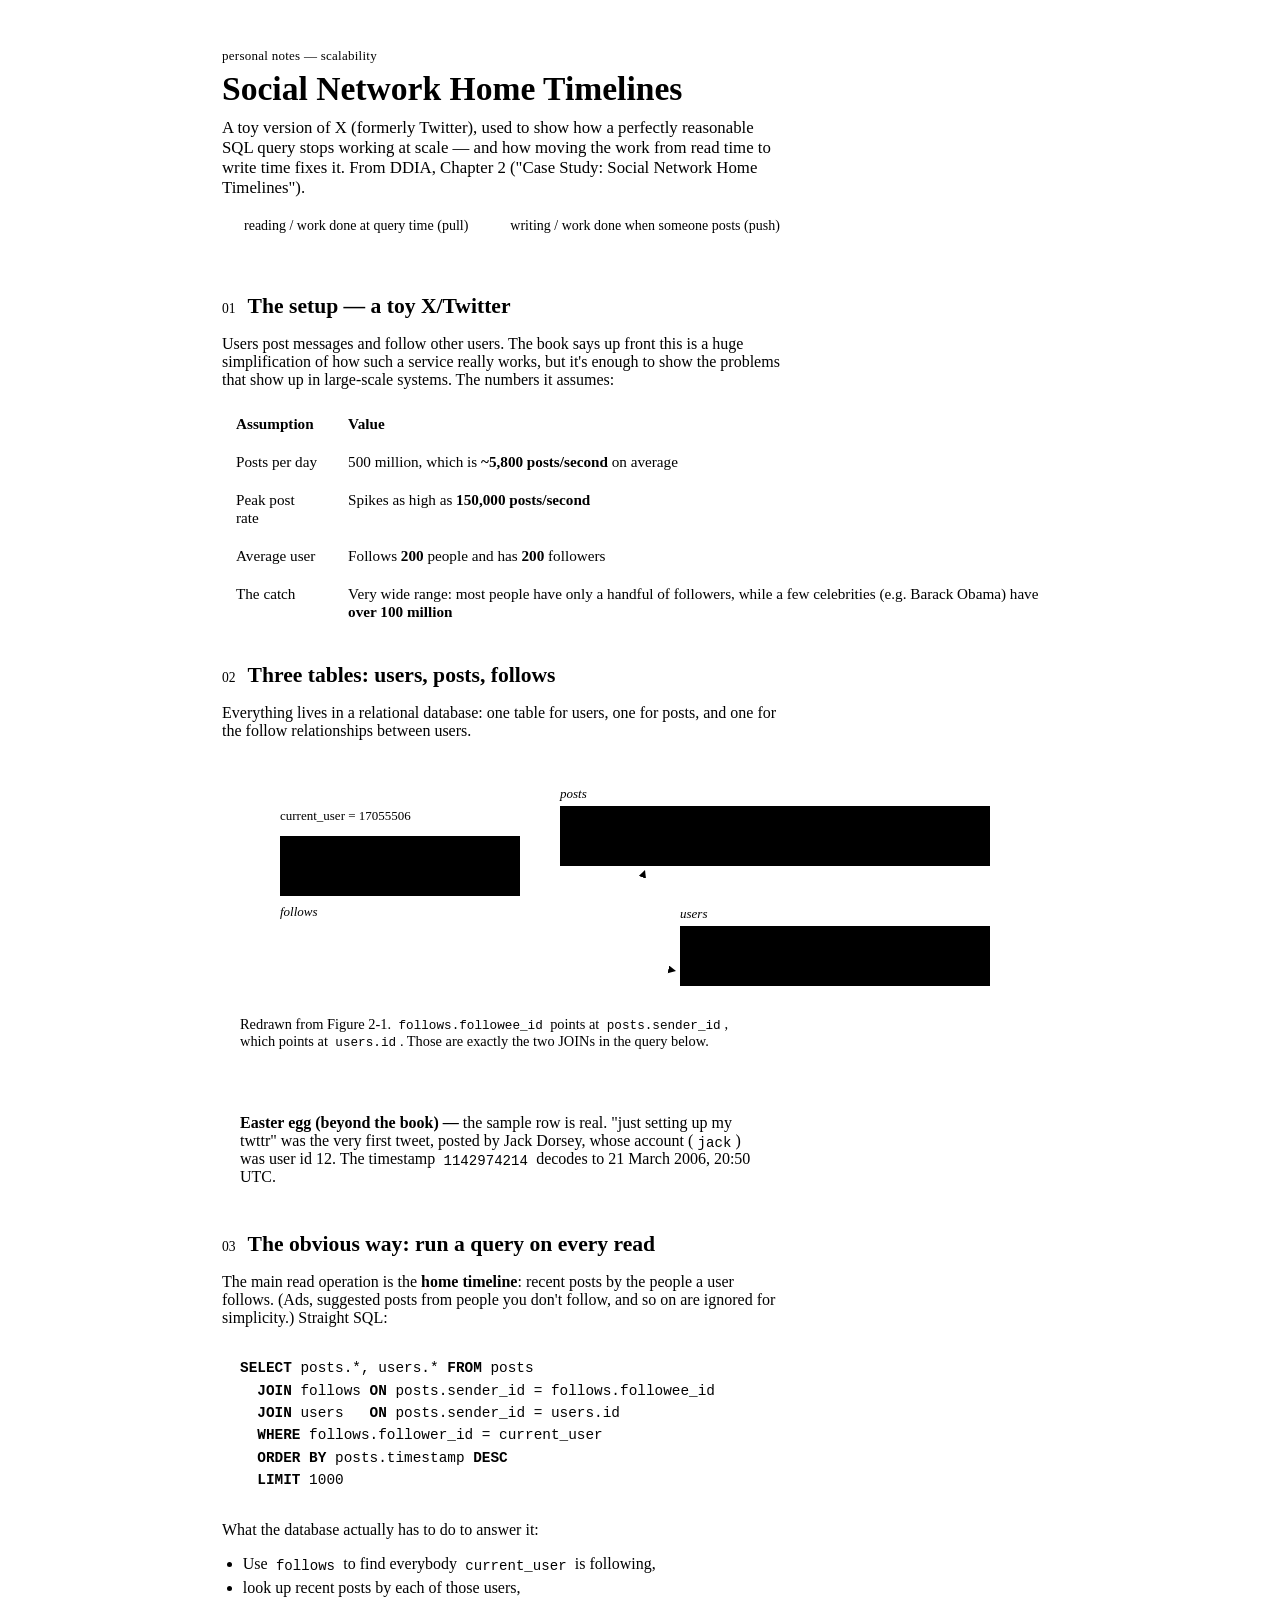
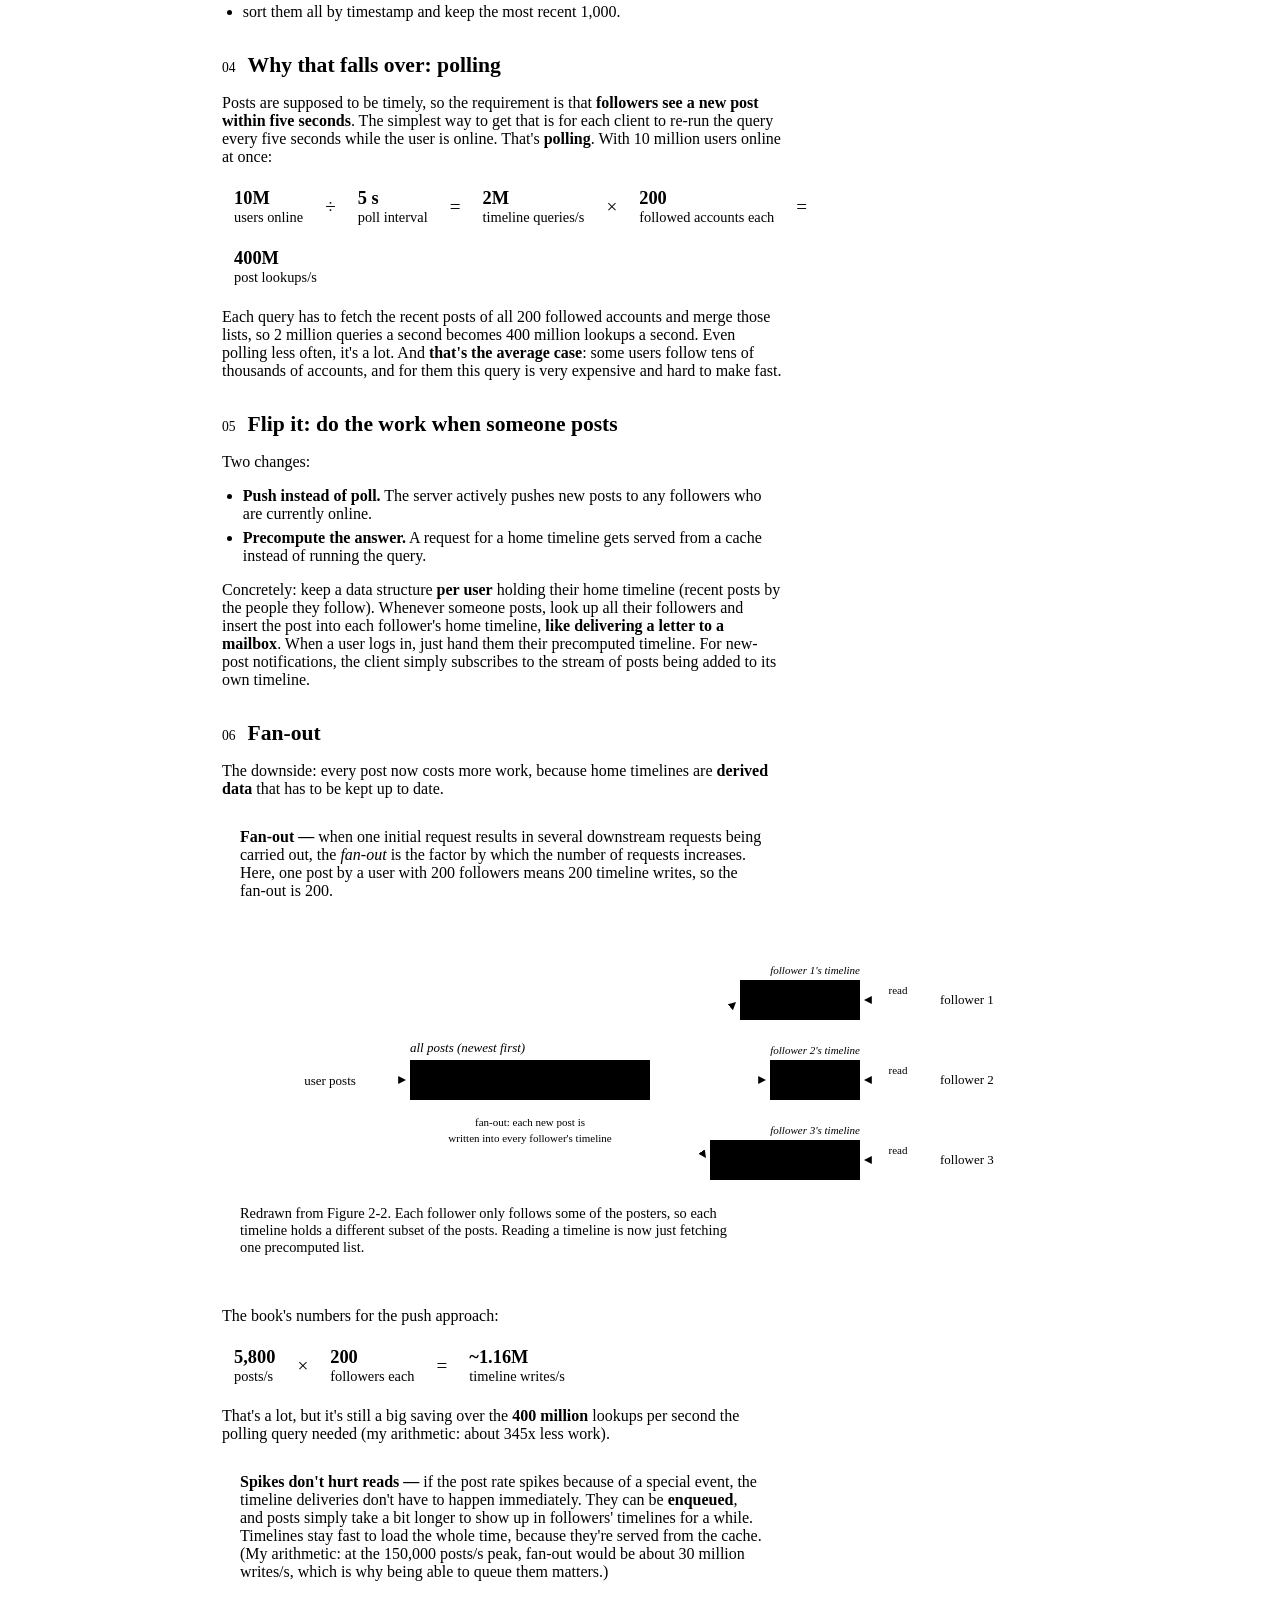
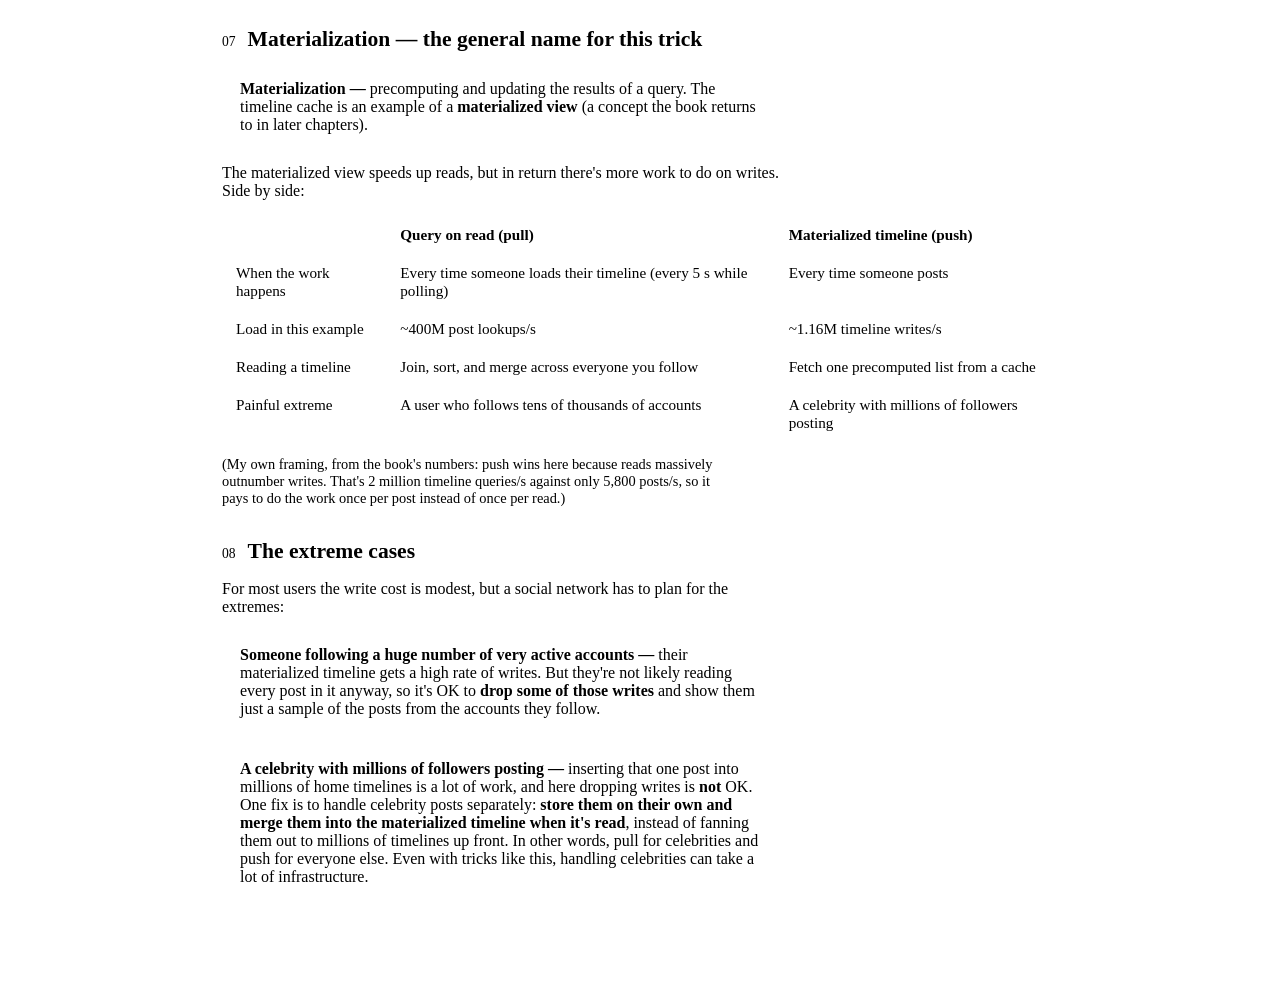
<file: docs/ddia/notes/ch02/social-network-home-timelines-notes.html>
<!DOCTYPE html>
<html lang="en">
<head>
<meta charset="UTF-8">
<meta name="viewport" content="width=device-width, initial-scale=1.0">
<title>Social Network Home Timelines — Notes</title>
<style>
:host{ font-family:"Kalam","Comic Sans MS",cursive,sans-serif !important; font-size:23px !important; background-color:var(--note-paper,#FFFDF7) !important; background-image:linear-gradient(var(--note-rule,#E3EDF6) 1px, transparent 1px) !important; background-size:100% 1.8rem !important; }
:host h1, :host h2, :host h3, :host h4, :host h5, :host h6{ font-family:"Caveat","Comic Sans MS",cursive !important; font-weight:700 !important; letter-spacing:0.01em !important; }
:host > div{ max-width:none !important; }
:host h1, :host h2{ color:var(--note-heading, inherit) !important; }

  :host{
    --paper:#EEF0F3;
    --card:#FAFBFC;
    --ink:#1E2328;
    --ink-soft:#5B6470;
    --rule:#CBD1D8;
    --pull:#3D5A80;
    --pull-soft:#DDE5EF;
    --push:#B4532A;
    --push-soft:#F3DED3;
    --gold:#B9862E;
    --gold-soft:#F1E4C4;
    --code-bg:#F2F4F7;
  }

  *{box-sizing:border-box;}

  :host{
    margin:0;
    background:var(--paper);
    color:var(--ink);
    font-size:17px;
    line-height:1.65;
    -webkit-font-smoothing:antialiased;
  }

  .wrap{max-width:900px;margin:0 auto;padding:40px 32px 64px;}

  .kicker{font-size:13px;letter-spacing:.02em;color:var(--ink-soft);margin:0 0 6px;}
  h1{font-size:2.1rem;margin:0 0 10px;}
  .lead{color:var(--ink-soft);font-size:1.05rem;max-width:66ch;margin:0 0 20px;}

  .legend{display:flex;gap:20px;flex-wrap:wrap;margin-bottom:24px;}
  .swatch{display:inline-flex;align-items:center;gap:8px;font-size:14px;}
  .swatch i{width:14px;height:14px;border-radius:3px;display:inline-block;}
  .swatch.pull i{background:var(--pull);}
  .swatch.push i{background:var(--push);}

  hr{border:none;border-top:1px solid var(--rule);margin:28px 0;}

  section{margin:32px 0;}
  h2{display:flex;gap:12px;align-items:baseline;font-size:1.35rem;margin:0 0 10px;}
  h2 .num{color:var(--ink-soft);font-size:.85rem;font-weight:normal;}

  p{max-width:70ch;}
  ul{max-width:68ch;padding-left:1.3rem;}
  li{margin:6px 0;}

  .def{
    background:var(--card);border:1px solid var(--rule);border-left:4px solid var(--pull);
    border-radius:8px;padding:14px 18px;margin:14px 0;max-width:70ch;
  }
  .def.push{border-left-color:var(--push);}
  .def.aside{border-left-color:var(--gold);}
  .def b{color:var(--pull);}
  .def.push b{color:var(--push);}
  .def.aside b{color:var(--gold);}

  table{width:100%;border-collapse:collapse;margin:14px 0;font-size:.95rem;background:var(--card);border-radius:8px;overflow:hidden;}
  th,td{text-align:left;padding:10px 14px;border-bottom:1px solid var(--rule);vertical-align:top;}
  thead th{background:var(--pull-soft);color:var(--pull);}
  thead th.push{background:var(--push-soft);color:var(--push);}
  tbody tr:last-child td{border-bottom:none;}

  pre, code{font-family:ui-monospace,SFMono-Regular,Menlo,Consolas,monospace;}
  pre{background:var(--code-bg);border:1px solid var(--rule);border-radius:8px;padding:14px 18px;
      overflow-x:auto;font-size:.9rem;line-height:1.55;max-width:72ch;margin:14px 0;}
  code{background:var(--code-bg);border-radius:4px;padding:.05em .3em;font-size:.88em;}
  pre code{background:none;padding:0;font-size:inherit;}
  .kw{color:var(--pull);font-weight:600;}
  .lit{color:var(--push);}

  /* back-of-the-envelope arithmetic, one quantity per chip */
  .calc{display:flex;flex-wrap:wrap;align-items:center;gap:10px;margin:16px 0;max-width:76ch;}
  .calc .q{background:var(--card);border:1px solid var(--rule);border-radius:8px;padding:6px 12px;font-size:.9rem;color:var(--ink-soft);}
  .calc .q b{display:block;font-size:1.15rem;color:var(--pull);}
  .calc .q.result{border-color:var(--pull);background:var(--pull-soft);}
  .calc .op{color:var(--ink-soft);font-size:1.2rem;}
  .calc.push .q b{color:var(--push);}
  .calc.push .q.result{border-color:var(--push);background:var(--push-soft);}

  .diagram{margin:18px 0;background:var(--card);border:1px solid var(--rule);border-radius:8px;padding:18px;}
  .diagram svg{width:100%;height:auto;max-width:760px;display:block;margin:0 auto;}
  .diagram-text{font-size:13px;}
  .diagram-small{font-size:11px;}
  .caption{color:var(--ink-soft);font-size:.9rem;margin-top:10px;max-width:70ch;}

  @media (max-width:640px){
    .wrap{padding:28px 18px 48px;}
  }
:host(.dark){ --pull:#8e9fb5; --pull-soft:rgba(61,90,128,.22); --push:#d49b83; --push-soft:rgba(180,83,42,.22); --gold:#d6b986; --gold-soft:rgba(185,134,46,.22); --paper:#0d1224; --card:#ffffff10; --ink:#eaeef8; --ink-soft:#a9b2c7; --rule:#ffffff29; --code-bg:#ffffff12 }
</style>
</head>
<body>
<div class="wrap">

  <p class="kicker">personal notes — scalability</p>
  <h1>Social Network Home Timelines</h1>
  <p class="lead">
    A toy version of X (formerly Twitter), used to show how a perfectly
    reasonable SQL query stops working at scale — and how moving the work
    from read time to write time fixes it. From DDIA, Chapter 2
    ("Case Study: Social Network Home Timelines").
  </p>

  <div class="legend">
    <span class="swatch pull"><i></i> reading / work done at query time (pull)</span>
    <span class="swatch push"><i></i> writing / work done when someone posts (push)</span>
  </div>

  <hr>

  <section>
    <h2><span class="num">01</span> The setup — a toy X/Twitter</h2>
    <p>
      Users post messages and follow other users. The book says up front
      this is a huge simplification of how such a service really works,
      but it's enough to show the problems that show up in large-scale
      systems. The numbers it assumes:
    </p>
    <table>
      <thead><tr><th>Assumption</th><th>Value</th></tr></thead>
      <tbody>
        <tr><td>Posts per day</td><td>500 million, which is <b>~5,800 posts/second</b> on average</td></tr>
        <tr><td>Peak post rate</td><td>Spikes as high as <b>150,000 posts/second</b></td></tr>
        <tr><td>Average user</td><td>Follows <b>200</b> people and has <b>200</b> followers</td></tr>
        <tr><td>The catch</td><td>Very wide range: most people have only a handful of followers, while a few celebrities (e.g. Barack Obama) have <b>over 100 million</b></td></tr>
      </tbody>
    </table>
  </section>

  <section>
    <h2><span class="num">02</span> Three tables: users, posts, follows</h2>
    <p>
      Everything lives in a relational database: one table for users, one
      for posts, and one for the follow relationships between users.
    </p>
    <div class="diagram">
      <svg viewBox="0 0 760 230" xmlns="http://www.w3.org/2000/svg">
        <defs>
          <marker id="snt-a1" markerWidth="8" markerHeight="8" refX="6" refY="3" orient="auto">
            <path d="M0,0 L6,3 L0,6 Z" fill="var(--ink-soft)"/>
          </marker>
        </defs>

        <text x="20" y="44" class="diagram-text" fill="var(--pull)">current_user = 17055506</text>

        <!-- follows -->
        <rect x="20" y="60" width="240" height="30" fill="var(--pull-soft)" stroke="var(--ink)" stroke-width="1.2"/>
        <rect x="20" y="90" width="240" height="30" fill="var(--card)" stroke="var(--ink)" stroke-width="1.2"/>
        <line x1="150" y1="60" x2="150" y2="120" stroke="var(--ink)" stroke-width="1.2"/>
        <text x="85" y="80" text-anchor="middle" class="diagram-text" fill="var(--ink)">follower_id</text>
        <text x="205" y="80" text-anchor="middle" class="diagram-text" fill="var(--ink)">followee_id</text>
        <text x="85" y="110" text-anchor="middle" class="diagram-text" fill="var(--pull)">17055506</text>
        <text x="205" y="110" text-anchor="middle" class="diagram-text" fill="var(--ink)">12</text>
        <text x="20" y="140" class="diagram-text" font-style="italic" fill="var(--ink-soft)">follows</text>

        <!-- posts -->
        <text x="300" y="22" class="diagram-text" font-style="italic" fill="var(--ink-soft)">posts</text>
        <rect x="300" y="30" width="430" height="30" fill="var(--pull-soft)" stroke="var(--ink)" stroke-width="1.2"/>
        <rect x="300" y="60" width="430" height="30" fill="var(--card)" stroke="var(--ink)" stroke-width="1.2"/>
        <line x1="344" y1="30" x2="344" y2="90" stroke="var(--ink)" stroke-width="1.2"/>
        <line x1="430" y1="30" x2="430" y2="90" stroke="var(--ink)" stroke-width="1.2"/>
        <line x1="620" y1="30" x2="620" y2="90" stroke="var(--ink)" stroke-width="1.2"/>
        <text x="322" y="50" text-anchor="middle" class="diagram-text" fill="var(--ink)">id</text>
        <text x="387" y="50" text-anchor="middle" class="diagram-text" fill="var(--ink)">sender_id</text>
        <text x="525" y="50" text-anchor="middle" class="diagram-text" fill="var(--ink)">text</text>
        <text x="675" y="50" text-anchor="middle" class="diagram-text" fill="var(--ink)">timestamp</text>
        <text x="322" y="80" text-anchor="middle" class="diagram-text" fill="var(--ink)">20</text>
        <text x="387" y="80" text-anchor="middle" class="diagram-text" fill="var(--ink)">12</text>
        <text x="525" y="80" text-anchor="middle" class="diagram-text" fill="var(--ink)">just setting up my twttr</text>
        <text x="675" y="80" text-anchor="middle" class="diagram-text" fill="var(--ink)">1142974214</text>

        <!-- users -->
        <text x="420" y="142" class="diagram-text" font-style="italic" fill="var(--ink-soft)">users</text>
        <rect x="420" y="150" width="310" height="30" fill="var(--pull-soft)" stroke="var(--ink)" stroke-width="1.2"/>
        <rect x="420" y="180" width="310" height="30" fill="var(--card)" stroke="var(--ink)" stroke-width="1.2"/>
        <line x1="464" y1="150" x2="464" y2="210" stroke="var(--ink)" stroke-width="1.2"/>
        <line x1="600" y1="150" x2="600" y2="210" stroke="var(--ink)" stroke-width="1.2"/>
        <text x="442" y="170" text-anchor="middle" class="diagram-text" fill="var(--ink)">id</text>
        <text x="532" y="170" text-anchor="middle" class="diagram-text" fill="var(--ink)">screen_name</text>
        <text x="665" y="170" text-anchor="middle" class="diagram-text" fill="var(--ink)">profile_image</text>
        <text x="442" y="200" text-anchor="middle" class="diagram-text" fill="var(--ink)">12</text>
        <text x="532" y="200" text-anchor="middle" class="diagram-text" fill="var(--ink)">jack</text>
        <text x="665" y="200" text-anchor="middle" class="diagram-text" fill="var(--ink)">1234567.jpg</text>

        <!-- the two joins -->
        <circle cx="222" cy="105" r="3" fill="var(--ink-soft)"/>
        <path d="M222,105 C280,150 370,135 385,94" fill="none" stroke="var(--ink-soft)" stroke-width="1.3" marker-end="url(#snt-a1)"/>
        <circle cx="402" cy="80" r="3" fill="var(--ink-soft)"/>
        <path d="M402,80 C412,130 392,190 416,195" fill="none" stroke="var(--ink-soft)" stroke-width="1.3" marker-end="url(#snt-a1)"/>
      </svg>
      <p class="caption">
        Redrawn from Figure 2-1. <code>follows.followee_id</code> points at
        <code>posts.sender_id</code>, which points at <code>users.id</code>.
        Those are exactly the two JOINs in the query below.
      </p>
    </div>
    <div class="def aside">
      <b>Easter egg (beyond the book) —</b> the sample row is real.
      "just setting up my twttr" was the very first tweet, posted by
      Jack Dorsey, whose account (<code>jack</code>) was user id 12. The
      timestamp <code>1142974214</code> decodes to 21 March 2006, 20:50 UTC.
    </div>
  </section>

  <section>
    <h2><span class="num">03</span> The obvious way: run a query on every read</h2>
    <p>
      The main read operation is the <b>home timeline</b>: recent posts by
      the people a user follows. (Ads, suggested posts from people you
      don't follow, and so on are ignored for simplicity.) Straight SQL:
    </p>
<pre><code><span class="kw">SELECT</span> posts.*, users.* <span class="kw">FROM</span> posts
  <span class="kw">JOIN</span> follows <span class="kw">ON</span> posts.sender_id = follows.followee_id
  <span class="kw">JOIN</span> users   <span class="kw">ON</span> posts.sender_id = users.id
  <span class="kw">WHERE</span> follows.follower_id = current_user
  <span class="kw">ORDER BY</span> posts.timestamp <span class="kw">DESC</span>
  <span class="kw">LIMIT</span> <span class="lit">1000</span></code></pre>
    <p>What the database actually has to do to answer it:</p>
    <ul>
      <li>Use <code>follows</code> to find everybody <code>current_user</code> is following,</li>
      <li>look up recent posts by each of those users,</li>
      <li>sort them all by timestamp and keep the most recent 1,000.</li>
    </ul>
  </section>

  <section>
    <h2><span class="num">04</span> Why that falls over: polling</h2>
    <p>
      Posts are supposed to be timely, so the requirement is that
      <b>followers see a new post within five seconds</b>. The simplest way
      to get that is for each client to re-run the query every five seconds
      while the user is online. That's <b>polling</b>. With 10 million users
      online at once:
    </p>
    <div class="calc">
      <span class="q"><b>10M</b> users online</span>
      <span class="op">÷</span>
      <span class="q"><b>5 s</b> poll interval</span>
      <span class="op">=</span>
      <span class="q result"><b>2M</b> timeline queries/s</span>
      <span class="op">×</span>
      <span class="q"><b>200</b> followed accounts each</span>
      <span class="op">=</span>
      <span class="q result"><b>400M</b> post lookups/s</span>
    </div>
    <p>
      Each query has to fetch the recent posts of all 200 followed accounts
      and merge those lists, so 2 million queries a second becomes 400
      million lookups a second. Even polling less often, it's a lot. And
      <b>that's the average case</b>: some users follow tens of thousands of
      accounts, and for them this query is very expensive and hard to make
      fast.
    </p>
  </section>

  <section>
    <h2><span class="num">05</span> Flip it: do the work when someone posts</h2>
    <p>Two changes:</p>
    <ul>
      <li><b>Push instead of poll.</b> The server actively pushes new posts to any followers who are currently online.</li>
      <li><b>Precompute the answer.</b> A request for a home timeline gets served from a cache instead of running the query.</li>
    </ul>
    <p>
      Concretely: keep a data structure <b>per user</b> holding their home
      timeline (recent posts by the people they follow). Whenever someone
      posts, look up all their followers and insert the post into each
      follower's home timeline, <b>like delivering a letter to a mailbox</b>.
      When a user logs in, just hand them their precomputed timeline. For
      new-post notifications, the client simply subscribes to the stream of
      posts being added to its own timeline.
    </p>
  </section>

  <section>
    <h2><span class="num">06</span> Fan-out</h2>
    <p>
      The downside: every post now costs more work, because home timelines
      are <b>derived data</b> that has to be kept up to date.
    </p>
    <div class="def push">
      <b>Fan-out —</b> when one initial request results in several
      downstream requests being carried out, the <em>fan-out</em> is the
      factor by which the number of requests increases. Here, one post by
      a user with 200 followers means 200 timeline writes, so the fan-out
      is 200.
    </div>
    <div class="diagram">
      <svg viewBox="0 0 760 245" xmlns="http://www.w3.org/2000/svg">
        <defs>
          <marker id="snt-a2" markerWidth="8" markerHeight="8" refX="6" refY="3" orient="auto">
            <path d="M0,0 L6,3 L0,6 Z" fill="var(--push)"/>
          </marker>
          <marker id="snt-a3" markerWidth="8" markerHeight="8" refX="6" refY="3" orient="auto">
            <path d="M0,0 L6,3 L0,6 Z" fill="var(--pull)"/>
          </marker>
        </defs>

        <!-- poster -->
        <rect x="20" y="110" width="100" height="40" rx="6" fill="none" stroke="var(--push)" stroke-width="1.6"/>
        <text x="70" y="135" text-anchor="middle" class="diagram-text" fill="var(--push)">user posts</text>
        <line x1="122" y1="130" x2="146" y2="130" stroke="var(--push)" stroke-width="1.3" marker-end="url(#snt-a2)"/>

        <!-- all posts, newest on the left -->
        <text x="150" y="102" class="diagram-text" font-style="italic" fill="var(--ink-soft)">all posts (newest first)</text>
        <g stroke="var(--ink)" stroke-width="1.1" fill="var(--card)">
          <rect x="150" y="110" width="30" height="40"/><rect x="180" y="110" width="30" height="40"/>
          <rect x="210" y="110" width="30" height="40"/><rect x="240" y="110" width="30" height="40"/>
          <rect x="270" y="110" width="30" height="40"/><rect x="300" y="110" width="30" height="40"/>
          <rect x="330" y="110" width="30" height="40"/><rect x="360" y="110" width="30" height="40"/>
        </g>
        <g class="diagram-text" fill="var(--ink)" text-anchor="middle">
          <text x="165" y="135">T8</text><text x="195" y="135">T7</text><text x="225" y="135">T6</text><text x="255" y="135">T5</text>
          <text x="285" y="135">T4</text><text x="315" y="135">T3</text><text x="345" y="135">T2</text><text x="375" y="135">T1</text>
        </g>
        <text x="270" y="176" text-anchor="middle" class="diagram-small" fill="var(--push)">fan-out: each new post is</text>
        <text x="270" y="192" text-anchor="middle" class="diagram-small" fill="var(--push)">written into every follower's timeline</text>

        <!-- fan-out lines -->
        <line x1="392" y1="130" x2="476" y2="52" stroke="var(--push)" stroke-width="1.3" marker-end="url(#snt-a2)"/>
        <line x1="392" y1="130" x2="506" y2="130" stroke="var(--push)" stroke-width="1.3" marker-end="url(#snt-a2)"/>
        <line x1="392" y1="130" x2="446" y2="208" stroke="var(--push)" stroke-width="1.3" marker-end="url(#snt-a2)"/>

        <!-- follower timelines (materialized) -->
        <text x="600" y="24" text-anchor="end" class="diagram-small" font-style="italic" fill="var(--ink-soft)">follower 1's timeline</text>
        <text x="600" y="104" text-anchor="end" class="diagram-small" font-style="italic" fill="var(--ink-soft)">follower 2's timeline</text>
        <text x="600" y="184" text-anchor="end" class="diagram-small" font-style="italic" fill="var(--ink-soft)">follower 3's timeline</text>
        <g stroke="var(--push)" stroke-width="1.1" fill="var(--push-soft)">
          <rect x="480" y="30" width="30" height="40"/><rect x="510" y="30" width="30" height="40"/>
          <rect x="540" y="30" width="30" height="40"/><rect x="570" y="30" width="30" height="40"/>
          <rect x="510" y="110" width="30" height="40"/><rect x="540" y="110" width="30" height="40"/>
          <rect x="570" y="110" width="30" height="40"/>
          <rect x="450" y="190" width="30" height="40"/><rect x="480" y="190" width="30" height="40"/>
          <rect x="510" y="190" width="30" height="40"/><rect x="540" y="190" width="30" height="40"/>
          <rect x="570" y="190" width="30" height="40"/>
        </g>
        <g class="diagram-text" fill="var(--ink)" text-anchor="middle">
          <text x="495" y="55">T7</text><text x="525" y="55">T5</text><text x="555" y="55">T3</text><text x="585" y="55">T1</text>
          <text x="525" y="135">T8</text><text x="555" y="135">T6</text><text x="585" y="135">T5</text>
          <text x="465" y="215">T8</text><text x="495" y="215">T7</text><text x="525" y="215">T5</text><text x="555" y="215">T4</text><text x="585" y="215">T3</text>
        </g>

        <!-- cheap reads -->
        <line x1="672" y1="50" x2="604" y2="50" stroke="var(--pull)" stroke-width="1.3" marker-end="url(#snt-a3)"/>
        <line x1="672" y1="130" x2="604" y2="130" stroke="var(--pull)" stroke-width="1.3" marker-end="url(#snt-a3)"/>
        <line x1="672" y1="210" x2="604" y2="210" stroke="var(--pull)" stroke-width="1.3" marker-end="url(#snt-a3)"/>
        <text x="638" y="44" text-anchor="middle" class="diagram-small" fill="var(--pull)">read</text>
        <text x="638" y="124" text-anchor="middle" class="diagram-small" fill="var(--pull)">read</text>
        <text x="638" y="204" text-anchor="middle" class="diagram-small" fill="var(--pull)">read</text>
        <text x="680" y="54" class="diagram-text" fill="var(--pull)">follower 1</text>
        <text x="680" y="134" class="diagram-text" fill="var(--pull)">follower 2</text>
        <text x="680" y="214" class="diagram-text" fill="var(--pull)">follower 3</text>
      </svg>
      <p class="caption">
        Redrawn from Figure 2-2. Each follower only follows some of the
        posters, so each timeline holds a different subset of the posts.
        Reading a timeline is now just fetching one precomputed list.
      </p>
    </div>
    <p>The book's numbers for the push approach:</p>
    <div class="calc push">
      <span class="q"><b>5,800</b> posts/s</span>
      <span class="op">×</span>
      <span class="q"><b>200</b> followers each</span>
      <span class="op">=</span>
      <span class="q result"><b>~1.16M</b> timeline writes/s</span>
    </div>
    <p>
      That's a lot, but it's still a big saving over the <b>400 million</b>
      lookups per second the polling query needed (my arithmetic: about
      345x less work).
    </p>
    <div class="def aside">
      <b>Spikes don't hurt reads —</b> if the post rate spikes because of a
      special event, the timeline deliveries don't have to happen
      immediately. They can be <b>enqueued</b>, and posts simply take a bit
      longer to show up in followers' timelines for a while. Timelines stay
      fast to load the whole time, because they're served from the cache.
      (My arithmetic: at the 150,000 posts/s peak, fan-out would be about
      30 million writes/s, which is why being able to queue them matters.)
    </div>
  </section>

  <section>
    <h2><span class="num">07</span> Materialization — the general name for this trick</h2>
    <div class="def">
      <b>Materialization —</b> precomputing and updating the results of a
      query. The timeline cache is an example of a <b>materialized
      view</b> (a concept the book returns to in later chapters).
    </div>
    <p>
      The materialized view speeds up reads, but in return there's more
      work to do on writes. Side by side:
    </p>
    <table>
      <thead>
        <tr><th></th><th>Query on read (pull)</th><th class="push">Materialized timeline (push)</th></tr>
      </thead>
      <tbody>
        <tr>
          <td>When the work happens</td>
          <td>Every time someone loads their timeline (every 5 s while polling)</td>
          <td>Every time someone posts</td>
        </tr>
        <tr>
          <td>Load in this example</td>
          <td>~400M post lookups/s</td>
          <td>~1.16M timeline writes/s</td>
        </tr>
        <tr>
          <td>Reading a timeline</td>
          <td>Join, sort, and merge across everyone you follow</td>
          <td>Fetch one precomputed list from a cache</td>
        </tr>
        <tr>
          <td>Painful extreme</td>
          <td>A user who follows tens of thousands of accounts</td>
          <td>A celebrity with millions of followers posting</td>
        </tr>
      </tbody>
    </table>
    <p class="caption">
      (My own framing, from the book's numbers: push wins here because
      reads massively outnumber writes. That's 2 million timeline
      queries/s against only 5,800 posts/s, so it pays to do the work once
      per post instead of once per read.)
    </p>
  </section>

  <section>
    <h2><span class="num">08</span> The extreme cases</h2>
    <p>For most users the write cost is modest, but a social network has to plan for the extremes:</p>
    <div class="def push">
      <b>Someone following a huge number of very active accounts —</b> their
      materialized timeline gets a high rate of writes. But they're not
      likely reading every post in it anyway, so it's OK to <b>drop some of
      those writes</b> and show them just a sample of the posts from the
      accounts they follow.
    </div>
    <div class="def push">
      <b>A celebrity with millions of followers posting —</b> inserting that
      one post into millions of home timelines is a lot of work, and here
      dropping writes is <b>not</b> OK. One fix is to handle celebrity posts
      separately: <b>store them on their own and merge them into the
      materialized timeline when it's read</b>, instead of fanning them out
      to millions of timelines up front. In other words, pull for
      celebrities and push for everyone else. Even with tricks like this,
      handling celebrities can take a lot of infrastructure.
    </div>
  </section>

</div>
</body>
</html>
</file>
<file: docs/assets/shared.css>
/* Shared by the landing page and the notes pages: themes, space background, theme picker. */

/* The four theme colors are registered so changing them animates smoothly */
@property --a1{syntax:'<color>';inherits:true;initial-value:#7c5cff}
@property --a2{syntax:'<color>';inherits:true;initial-value:#ff6fb5}
@property --a3{syntax:'<color>';inherits:true;initial-value:#ffb84d}
@property --a4{syntax:'<color>';inherits:true;initial-value:#2ec4b6}

:root{
  color-scheme: light;
  --a1:#7c5cff; --a2:#ff6fb5; --a3:#ffb84d; --a4:#2ec4b6;
  transition:--a1 .45s ease,--a2 .45s ease,--a3 .45s ease,--a4 .45s ease;
}
html[data-theme="ocean"]   {--a1:#2f7bff;--a2:#22c1d6;--a3:#7c8cff;--a4:#5ee0b0}
html[data-theme="sunset"]  {--a1:#ff7a45;--a2:#ff4f81;--a3:#ffc233;--a4:#b86bff}
html[data-theme="rose"]    {--a1:#e5487f;--a2:#ff8fab;--a3:#a855f7;--a4:#ffb347}
html[data-theme="graphite"]{--a1:#475569;--a2:#94a3b8;--a3:#64748b;--a4:#cbd5e1}
/* nature greens */
html[data-theme="forest"]  {--a1:#1f9d6b;--a2:#8bcf3f;--a3:#17b3a3;--a4:#f2b84b}
html[data-theme="meadow"]  {--a1:#3fae49;--a2:#a8d93f;--a3:#ffd94d;--a4:#6bd1c0}
html[data-theme="pine"]    {--a1:#146c4f;--a2:#2a9d8f;--a3:#7fb069;--a4:#c9a86a}
html[data-theme="moss"]    {--a1:#6b8e23;--a2:#b5c94a;--a3:#d4a373;--a4:#7fb685}
html[data-theme="sage"]    {--a1:#6f9a7f;--a2:#a8c3a0;--a3:#d9c9a3;--a4:#8fb8b0}

:root{
  --ink:#1d1b2e; --muted:#6b6880;
  --a1-ink:color-mix(in srgb,var(--a1) 72%,black);
  --bg:color-mix(in srgb,var(--a1) 3%,white);
  --line:color-mix(in srgb,var(--a1) 14%,white);
  --tint:color-mix(in srgb,var(--a1) 8%,white);
  --tint2:color-mix(in srgb,var(--a1) 13%,white);
  /* surfaces: a base color plus an opacity that the transparency slider (--t, 0..1) lowers */
  --t:0;
  --surf:#ffffff; --k-card:80%; --k-strong:85%; --k-top:40%; --k-soft:50%;
  --card:color-mix(in srgb,var(--surf) calc(var(--k-card) * (1 - var(--t) * .8)),transparent);
  --glass-strong:color-mix(in srgb,var(--surf) calc(var(--k-strong) * (1 - var(--t) * .8)),transparent);
  --topbar:color-mix(in srgb,var(--surf) calc(var(--k-top) * (1 - var(--t) * .8)),transparent);
  --card-soft:color-mix(in srgb,var(--surf) calc(var(--k-soft) * (1 - var(--t) * .8)),transparent);
  --pill:color-mix(in srgb,var(--surf) 88%,transparent);
  --k-side:85%; --side-blur:14px;
  --solid:#fff;
  --glow:#ffffffaa; --rule-soft:#ffffffb0; --swatch-ring:#fff;
  --title-filter:drop-shadow(0 2px 0 #ffffffcc) drop-shadow(0 6px 22px #ffffff99);
  --title-grad:linear-gradient(100deg,var(--a1-ink),var(--a1),var(--a2),var(--a1-ink));
  --icon-bg:linear-gradient(135deg,var(--tint2),color-mix(in srgb,var(--a2) 18%,white));
}
*{box-sizing:border-box;margin:0}
html{scroll-behavior:smooth}
body{font-family:Inter,system-ui,sans-serif;color:var(--ink);background:var(--bg);min-height:100vh;overflow-x:hidden;position:relative;
  transition:background-color .6s ease,color .6s ease}

/* ---------- space background ---------- */
.space{position:fixed;inset:0;z-index:-1;overflow:hidden;pointer-events:none;
  background:
    radial-gradient(120% 75% at 50% -5%,color-mix(in srgb,var(--a1) 46%,white) 0,transparent 62%),
    radial-gradient(85% 70% at 105% 100%,color-mix(in srgb,var(--a2) 40%,white) 0,transparent 62%),
    radial-gradient(75% 60% at -5% 105%,color-mix(in srgb,var(--a4) 34%,white) 0,transparent 62%),
    color-mix(in srgb,var(--a1) 14%,white)}
.space .blob{position:absolute;border-radius:50%;filter:blur(70px);opacity:.55;will-change:transform}
.space .b1{width:48vw;height:48vw;left:-12vw;top:-14vw;background:var(--a1);animation:drift1 20s ease-in-out infinite alternate}
.space .b2{width:40vw;height:40vw;right:-10vw;top:6vh;background:var(--a2);animation:drift2 24s ease-in-out infinite alternate}
.space .b3{width:36vw;height:36vw;left:28vw;bottom:-16vw;background:var(--a3);animation:drift3 22s ease-in-out infinite alternate}
.space .b4{width:26vw;height:26vw;right:18vw;bottom:8vh;background:var(--a4);opacity:.38;animation:drift1 27s ease-in-out infinite alternate-reverse}
@keyframes drift1{to{transform:translate(8vw,6vh) scale(1.15)}}
@keyframes drift2{to{transform:translate(-9vw,10vh) scale(.9)}}
@keyframes drift3{to{transform:translate(-6vw,-9vh) scale(1.2)}}
.space .veil{position:absolute;inset:0;background:linear-gradient(transparent 40%,color-mix(in srgb,var(--bg) 38%,transparent))}
.space canvas{position:absolute;inset:0;width:100%;height:100%}

/* big orbiting solar system, centered behind the page */
.cosmos{--s:max(100vw,100vh);position:absolute;left:50%;top:50%;width:var(--s);height:var(--s);
  margin:calc(var(--s)/-2) 0 0 calc(var(--s)/-2);will-change:transform}
.cosmos *{position:absolute}
.cosmos .sun{left:50%;top:50%;width:calc(var(--s)*.2);height:calc(var(--s)*.2);margin:calc(var(--s)*-.1);border-radius:50%;
  background:radial-gradient(circle,color-mix(in srgb,var(--a3) 65%,white) 0,color-mix(in srgb,var(--a3) 30%,transparent) 30%,transparent 70%);
  animation:breathe 8s ease-in-out infinite}
.cosmos .sun::after{content:"";left:36%;top:36%;width:28%;height:28%;border-radius:50%;
  background:radial-gradient(circle at 35% 30%,#fff,var(--a3) 55%,var(--a2));box-shadow:0 0 40px color-mix(in srgb,var(--a3) 70%,transparent)}
@keyframes breathe{50%{transform:scale(1.14);opacity:.8}}
@keyframes spin{to{transform:rotate(360deg)}}

.cosmos .ring{--rad:calc(var(--s)*var(--k));left:50%;top:50%;width:calc(var(--rad)*2);height:calc(var(--rad)*2);
  margin:calc(var(--rad)*-1) 0 0 calc(var(--rad)*-1);border-radius:50%;
  border:1.5px solid #ffffff99;box-shadow:0 0 22px color-mix(in srgb,var(--a1) 30%,transparent),inset 0 0 22px color-mix(in srgb,var(--a1) 18%,transparent);animation:spin var(--dur) linear infinite}
.cosmos .ring.dash{border-style:dashed;border-color:#ffffffb3}
.cosmos .ring.dots{border-style:dotted;border-width:2.5px;border-color:#ffffffd9}
.cosmos .ring.belt{border:0;box-shadow:none}
.cosmos .ring.rev{animation-direction:reverse}

.cosmos .n{left:50%;top:50%;width:0;height:0;transform:rotate(var(--a)) translateY(calc(var(--rad)*-1))}
.cosmos .pl{left:calc(var(--sz)/-2);top:calc(var(--sz)/-2);width:var(--sz);height:var(--sz);border-radius:50%;
  rotate:calc(var(--a)*-1);animation:spin var(--dur) linear infinite reverse;
  background:radial-gradient(circle at 32% 28%,color-mix(in srgb,var(--c) 28%,#fff) 0,var(--c) 52%,color-mix(in srgb,var(--c) 68%,#2a2540) 100%);
  box-shadow:0 0 calc(var(--sz)*1.1) color-mix(in srgb,var(--c) 45%,transparent),inset -4px -6px 14px #2a254055;opacity:1}
.cosmos .ring.rev .pl{animation-direction:normal}
.cosmos .pl.sat::after{content:"";left:-55%;top:32%;width:210%;height:36%;border-radius:50%;rotate:-18deg;
  border:max(2px,calc(var(--sz)*.07)) solid color-mix(in srgb,var(--c) 50%,transparent)}
.cosmos .pl.hollow{background:transparent;box-shadow:none;border:2px solid #fffffff0;opacity:.9}
.cosmos .pl.rock{background:color-mix(in srgb,var(--c) 55%,#fff);box-shadow:0 0 6px #ffffffa0;opacity:.9}
.cosmos .pl.banded::before{content:"";inset:0;border-radius:50%;background:repeating-linear-gradient(12deg,#ffffff47 0 7%,transparent 7% 15%)}
.cosmos .moon{inset:-75%;border-radius:50%;border:1px dashed color-mix(in srgb,var(--a1) 30%,transparent);animation:spin 11s linear infinite}
.cosmos .moon::after{content:"";left:50%;top:0;width:calc(var(--sz)*.3);height:calc(var(--sz)*.3);margin:calc(var(--sz)*-.15) 0 0 calc(var(--sz)*-.15);
  border-radius:50%;background:var(--a1);box-shadow:0 0 12px color-mix(in srgb,var(--a1) 60%,transparent)}

/* ---------- theme picker ---------- */
.themes{position:fixed;top:18px;right:20px;z-index:40;display:flex;align-items:center;gap:12px;padding:8px 10px 8px 16px;
  background:var(--pill);backdrop-filter:blur(12px);border:1px solid var(--line);border-radius:999px;
  box-shadow:0 8px 26px color-mix(in srgb,var(--a1) 18%,transparent);animation:slideDown .8s cubic-bezier(.2,.8,.2,1) both .2s}
@keyframes slideDown{from{opacity:0;transform:translateY(-18px)}}
.themes-label{font-size:12px;font-weight:600;color:var(--muted);letter-spacing:.04em;min-width:58px}
.themes-label b{color:var(--a1-ink);font-weight:700}
.swatches{display:flex;align-items:center;gap:8px}
.sw-sep{width:1px;height:18px;background:var(--line);margin:0 4px}
.swatch{--s1:#7c5cff;--s2:#ff6fb5;width:26px;height:26px;border-radius:50%;border:2px solid var(--swatch-ring);cursor:pointer;padding:0;
  background:linear-gradient(135deg,var(--s1),var(--s2));box-shadow:0 0 0 1px var(--line);
  transition:transform .2s cubic-bezier(.2,.8,.2,1),box-shadow .2s}
.swatch:hover{transform:scale(1.18)}
.swatch:focus-visible{outline:3px solid var(--a1);outline-offset:3px}
.swatch[aria-checked="true"]{box-shadow:0 0 0 2px var(--ink);transform:scale(1.1)}
@media (max-width:900px){.themes{flex-wrap:wrap;justify-content:center;border-radius:22px;max-width:calc(100vw - 24px)}}
@media (max-width:520px){
  .themes{position:absolute;left:12px;right:12px;top:12px;justify-content:center;padding:8px 12px;animation:none}
  .themes-label{display:none}
  .swatches{flex-wrap:wrap;justify-content:center;gap:6px}
  .swatch{width:24px;height:24px}
}

/* ---------- shared bits ---------- */
.reveal{opacity:0;transform:translateY(26px);transition:opacity .7s ease,transform .7s cubic-bezier(.2,.8,.2,1)}
.reveal.in{opacity:1;transform:none}
@media (prefers-reduced-motion:reduce){
  *,*::before,*::after{animation:none!important;transition:none!important}
  .reveal{opacity:1;transform:none}
}

/* ---------- big space scenery ---------- */
.space .galaxy{position:absolute;border-radius:50%;filter:blur(10px);animation:spin 150s linear infinite;
  background:conic-gradient(from 0deg,transparent 0 5%,color-mix(in srgb,var(--a2) 85%,#fff) 12%,transparent 26%,transparent 50%,color-mix(in srgb,var(--a1) 80%,#fff) 62%,transparent 78%);
  -webkit-mask:radial-gradient(circle,#000 0,#000 8%,transparent 66%);mask:radial-gradient(circle,#000 0,#000 8%,transparent 66%);opacity:.8}
.space .galaxy::after{content:"";position:absolute;left:38%;top:38%;width:24%;height:24%;border-radius:50%;
  background:radial-gradient(circle,#fff 0,#ffffffb0 25%,transparent 70%)}
.space .g1{width:78vmin;height:78vmin;right:-24vmin;bottom:-20vmin}
.space .g2{width:46vmin;height:46vmin;left:-12vmin;top:-10vmin;animation-direction:reverse;animation-duration:110s;opacity:.65}

.space .giant{position:absolute;left:-9vmin;bottom:14vh;width:34vmin;height:34vmin;border-radius:50%;
  background:repeating-linear-gradient(10deg,#ffffff40 0 6%,transparent 6% 14%),
    radial-gradient(circle at 32% 28%,color-mix(in srgb,var(--a3) 35%,#fff) 0,var(--a3) 52%,color-mix(in srgb,var(--a3) 62%,#2a2540) 100%);
  box-shadow:0 0 70px color-mix(in srgb,var(--a3) 50%,transparent),inset -18px -22px 50px #2a254066;animation:floaty 15s ease-in-out infinite}
.space .giant::after{content:"";position:absolute;left:-48%;top:30%;width:196%;height:40%;border-radius:50%;rotate:-16deg;
  border:clamp(6px,1.4vmin,16px) solid #ffffffaa;box-shadow:0 0 0 clamp(4px,.9vmin,10px) color-mix(in srgb,var(--a3) 30%,transparent),0 0 40px #ffffff80}
.space .lune{position:absolute;right:8vw;top:11vh;width:13vmin;height:13vmin;border-radius:50%;
  background:radial-gradient(circle at 30% 35%,#00000014 0 9%,transparent 10%),radial-gradient(circle at 62% 28%,#00000012 0 6%,transparent 7%),
    radial-gradient(circle at 55% 66%,#00000014 0 11%,transparent 12%),radial-gradient(circle at 22% 70%,#0000000f 0 5%,transparent 6%),
    radial-gradient(circle at 32% 28%,#fff,color-mix(in srgb,var(--a1) 14%,#e9e6f5) 60%,color-mix(in srgb,var(--a1) 40%,#8a85a8));
  box-shadow:0 0 50px #ffffffb0,inset -8px -10px 22px #2a254044;animation:floaty 11s ease-in-out infinite 1.5s}
@keyframes floaty{50%{transform:translateY(-14px)}}
@media (max-width:700px){.space .giant{left:-14vmin;bottom:6vh;width:42vmin;height:42vmin}.space .lune{right:4vw;top:15vh;width:16vmin;height:16vmin}}

/* ---------- Galaxy theme (dark): particle spiral galaxy on black ---------- */
html[data-theme="galaxy"]{
  color-scheme:dark;
  --a1:#ff8a3d;--a2:#4fd1e6;--a3:#f2c46d;--a4:#8fe3d8;
  --a1-ink:#ffb27a;
  --ink:#eef1f8;--muted:#a3acc2;
  --bg:#03040a;--line:#ffffff24;--tint:#ffffff0f;--tint2:#ffffff1a;
  --surf:#0b0e1c;--k-card:70%;--k-strong:85%;--k-top:65%;--k-soft:40%;--solid:#ffffff17;
  --glow:#000000b3;--rule-soft:#ffffff2e;--swatch-ring:#1b1f33;--title-filter:none;
  --k-side:30%;--side-blur:4px;
  --title-grad:linear-gradient(100deg,#ffb27a,#ffe2b8,#a6edf2,#4fd1e6,#ffb27a);
  --icon-bg:linear-gradient(135deg,#ff8a3d40,#4fd1e640);
}
.space #galaxy{position:absolute;inset:0;width:100%;height:100%;display:none}
html[data-theme="galaxy"] .space{background:radial-gradient(70% 55% at 50% 56%,#0a0e1d 0,#030409 62%,#000 100%)}
html[data-theme="galaxy"] .space #galaxy{display:block}
html[data-theme="galaxy"] .space .blob,
html[data-theme="galaxy"] .space .galaxy,
html[data-theme="galaxy"] .space .giant,
html[data-theme="galaxy"] .space .lune,
html[data-theme="galaxy"] .space .cosmos,
html[data-theme="galaxy"] .space .veil{display:none}

/* ---------- appearance panel (transparency slider) ---------- */
.themes-more{flex:none;width:30px;height:30px;border-radius:50%;border:1px solid var(--line);background:var(--solid);color:var(--a1-ink);
  display:grid;place-items:center;cursor:pointer;padding:0;transition:transform .2s,background .2s}
.themes-more:hover{transform:rotate(30deg) scale(1.08)}
.themes-more:focus-visible{outline:3px solid var(--a1);outline-offset:3px}
.themes-more svg{width:16px;height:16px}
.themes-panel{position:absolute;right:0;top:calc(100% + 10px);width:min(320px,86vw);padding:16px 18px 14px;border-radius:18px;
  background:color-mix(in srgb,var(--surf) 95%,transparent);backdrop-filter:blur(16px);border:1px solid var(--line);box-shadow:0 20px 44px #00000030;
  opacity:0;transform:translateY(-8px);pointer-events:none;transition:opacity .2s,transform .2s;color:var(--ink)}
.themes-panel.open{opacity:1;transform:none;pointer-events:auto}
.themes-panel label{display:flex;justify-content:space-between;align-items:center;font-size:13px;font-weight:600}
.themes-panel output{font-variant-numeric:tabular-nums;color:var(--a1-ink)}
.themes-panel input[type=range]{width:100%;margin:12px 0 6px;accent-color:var(--a1);cursor:pointer}
.themes-panel .hint{font-size:12px;line-height:1.45;color:var(--muted)}
.themes-panel .reset{margin-top:10px;font:inherit;font-size:12px;font-weight:600;color:var(--a1-ink);background:none;border:0;padding:0;cursor:pointer;text-decoration:underline}
</file>
